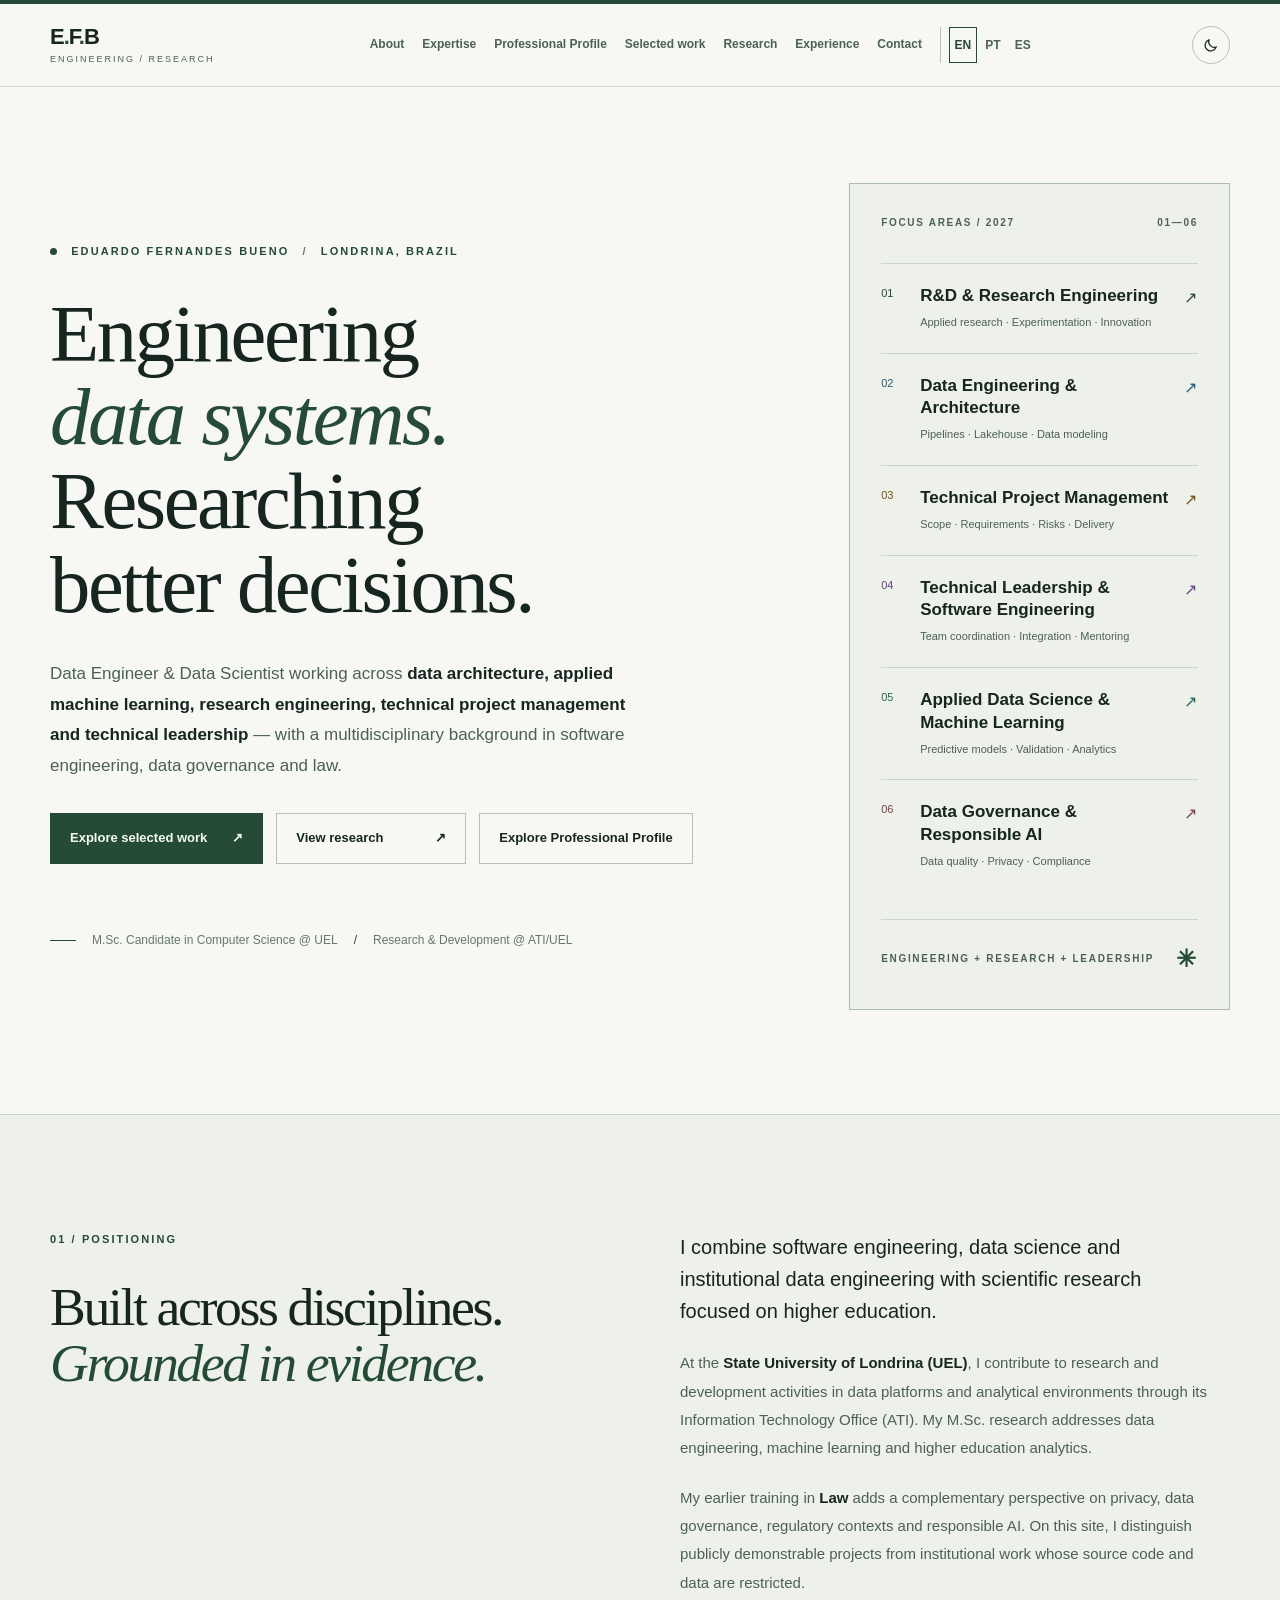
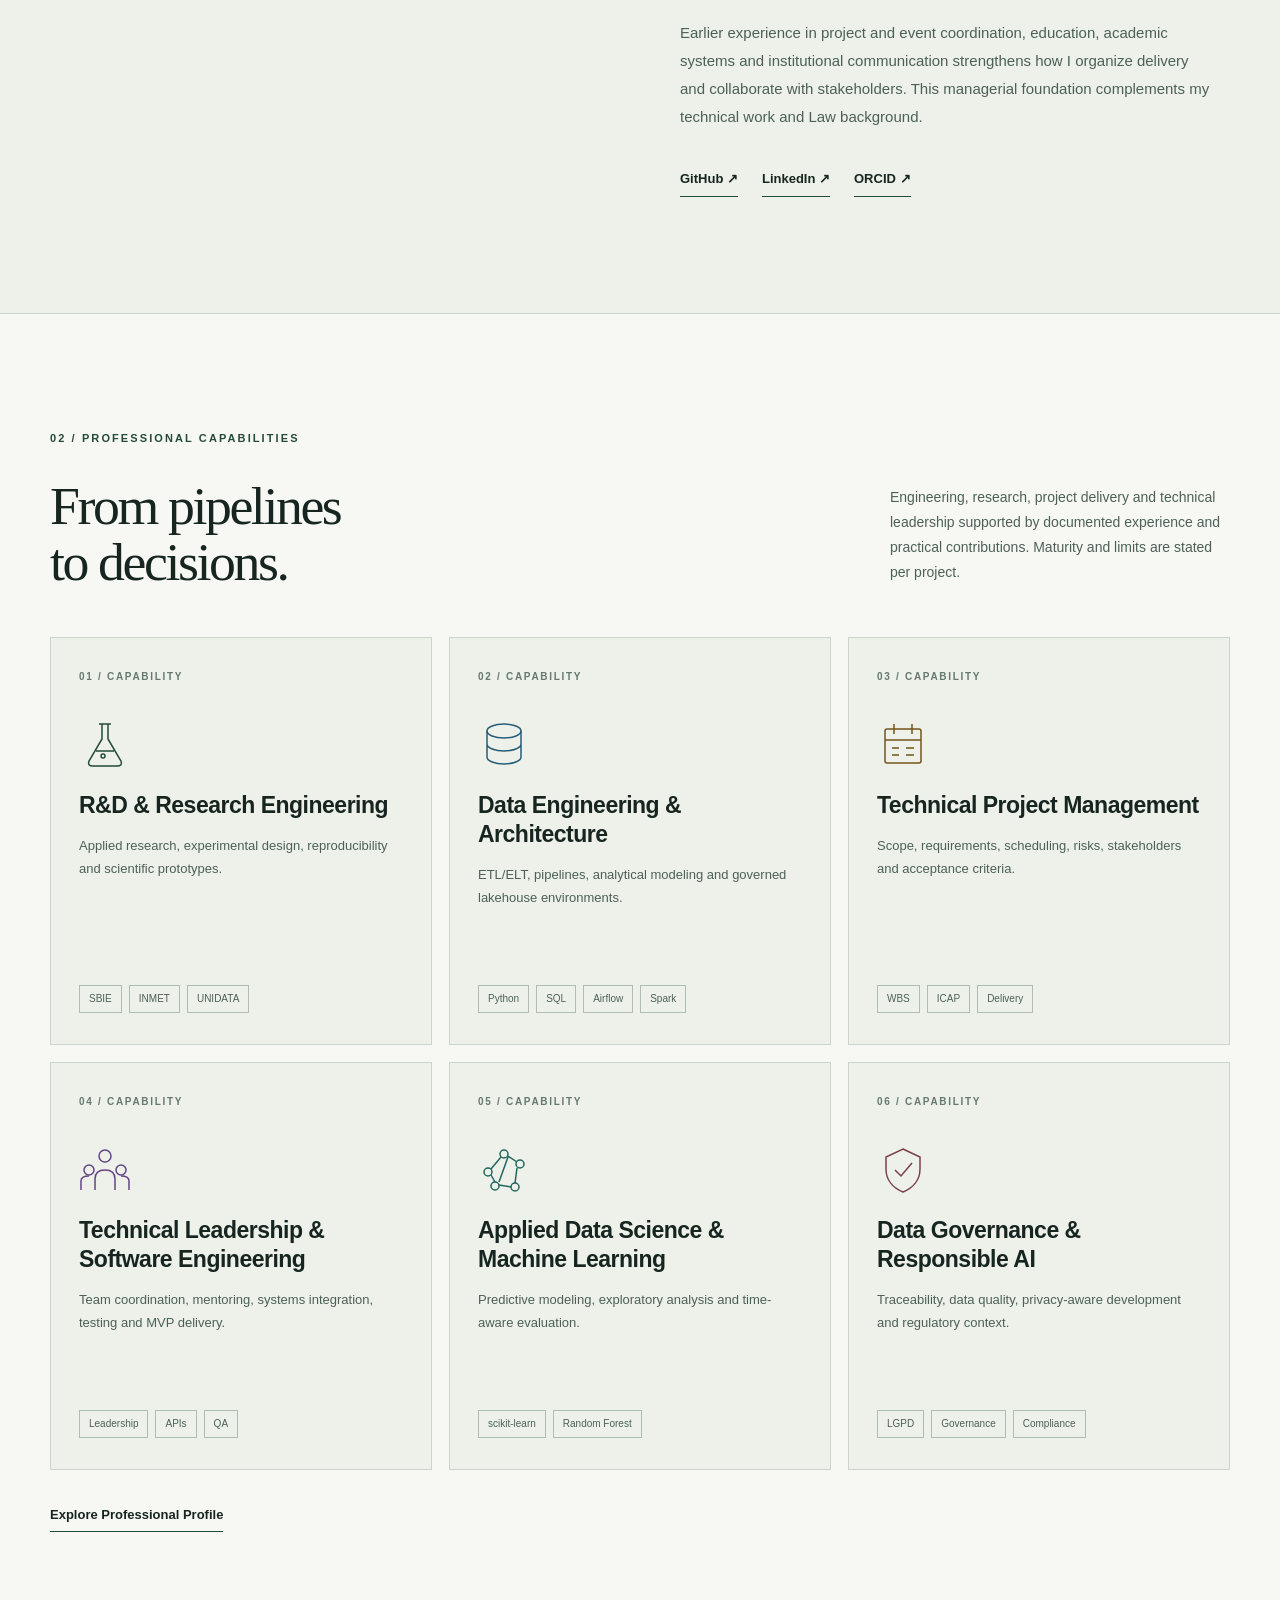
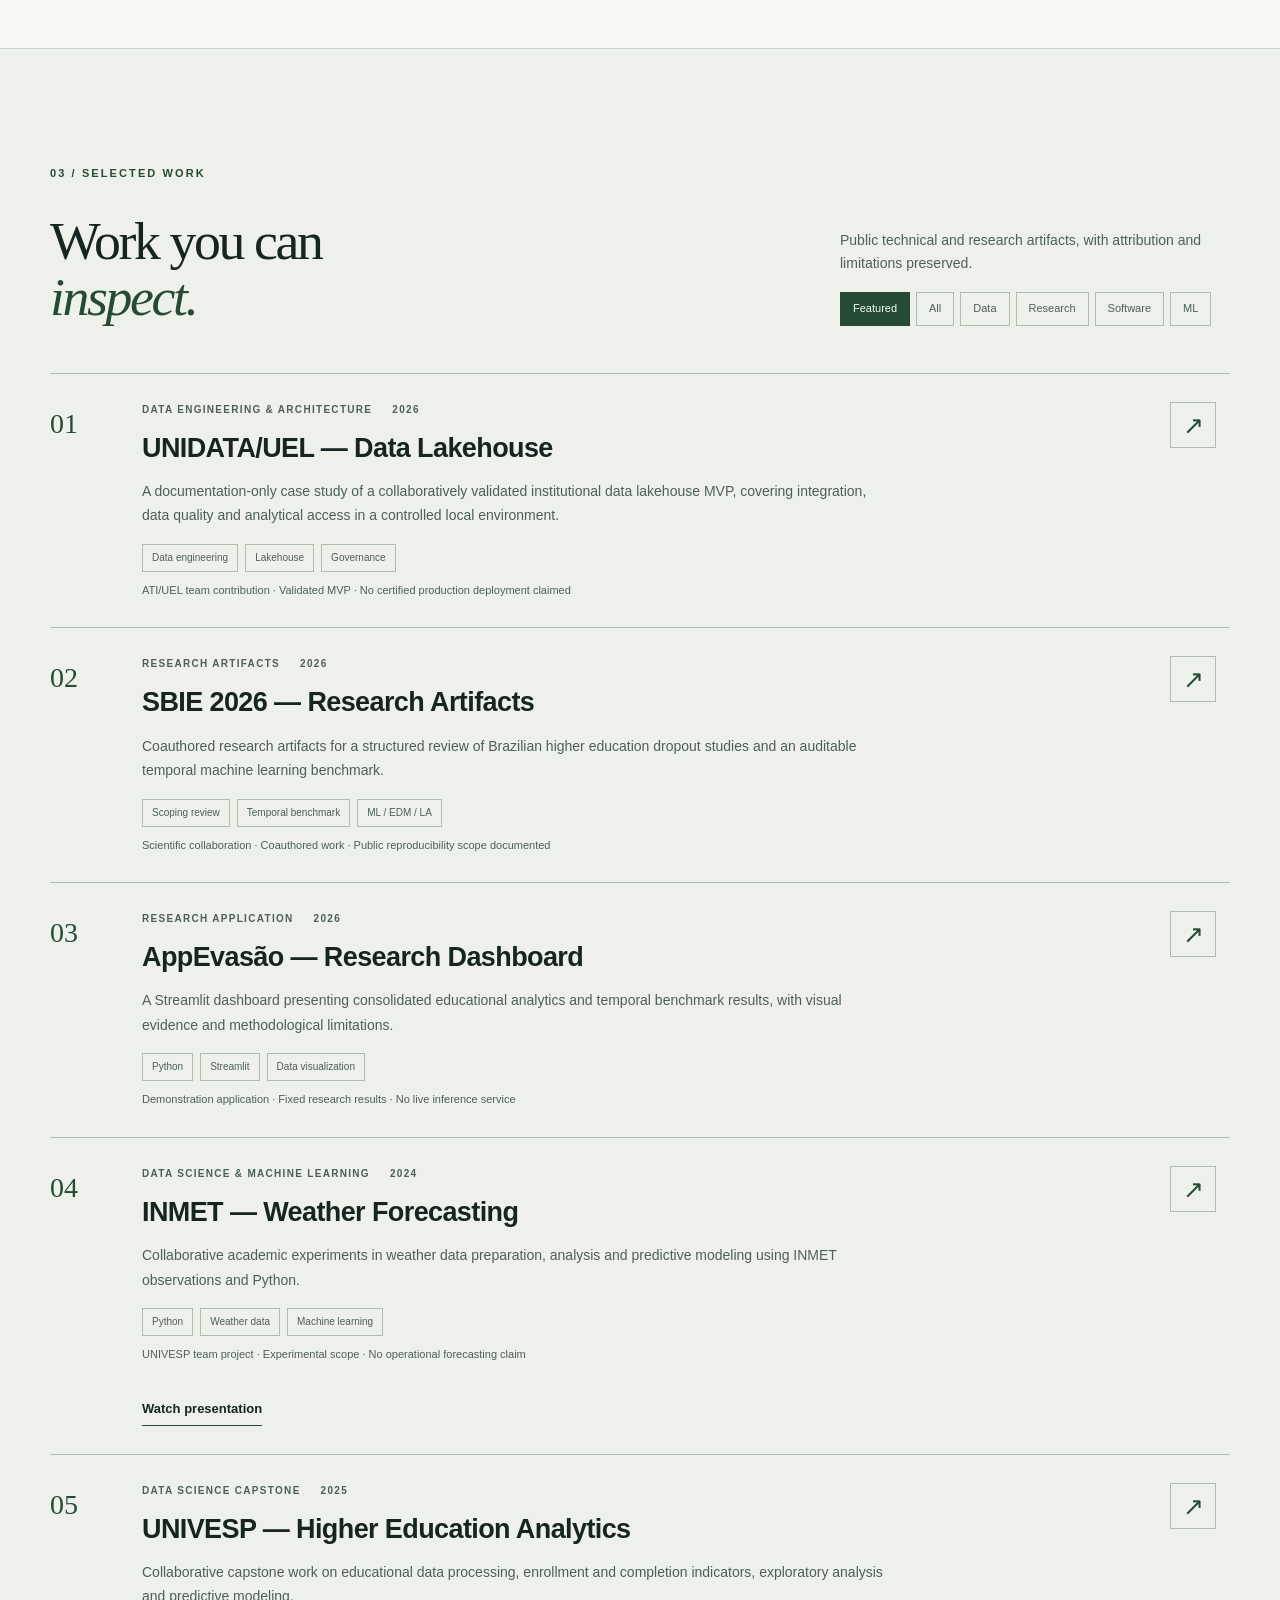
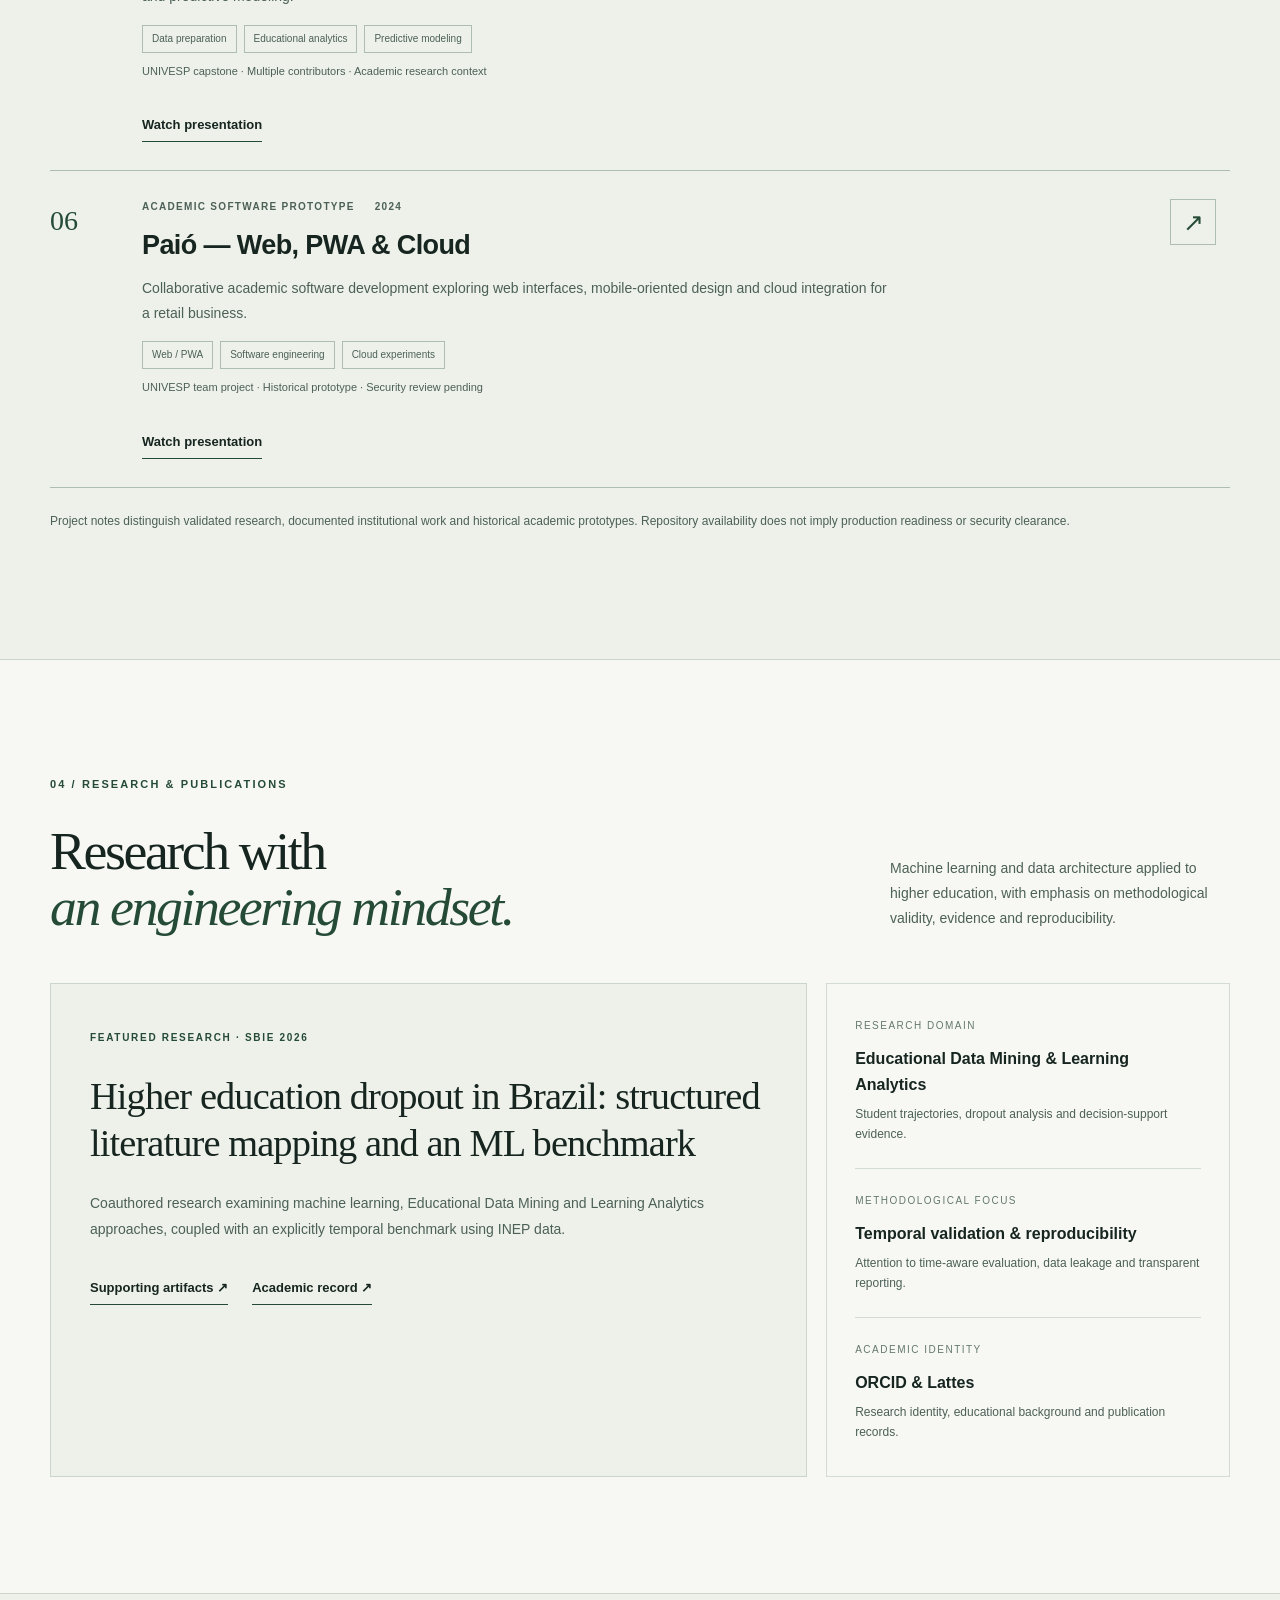
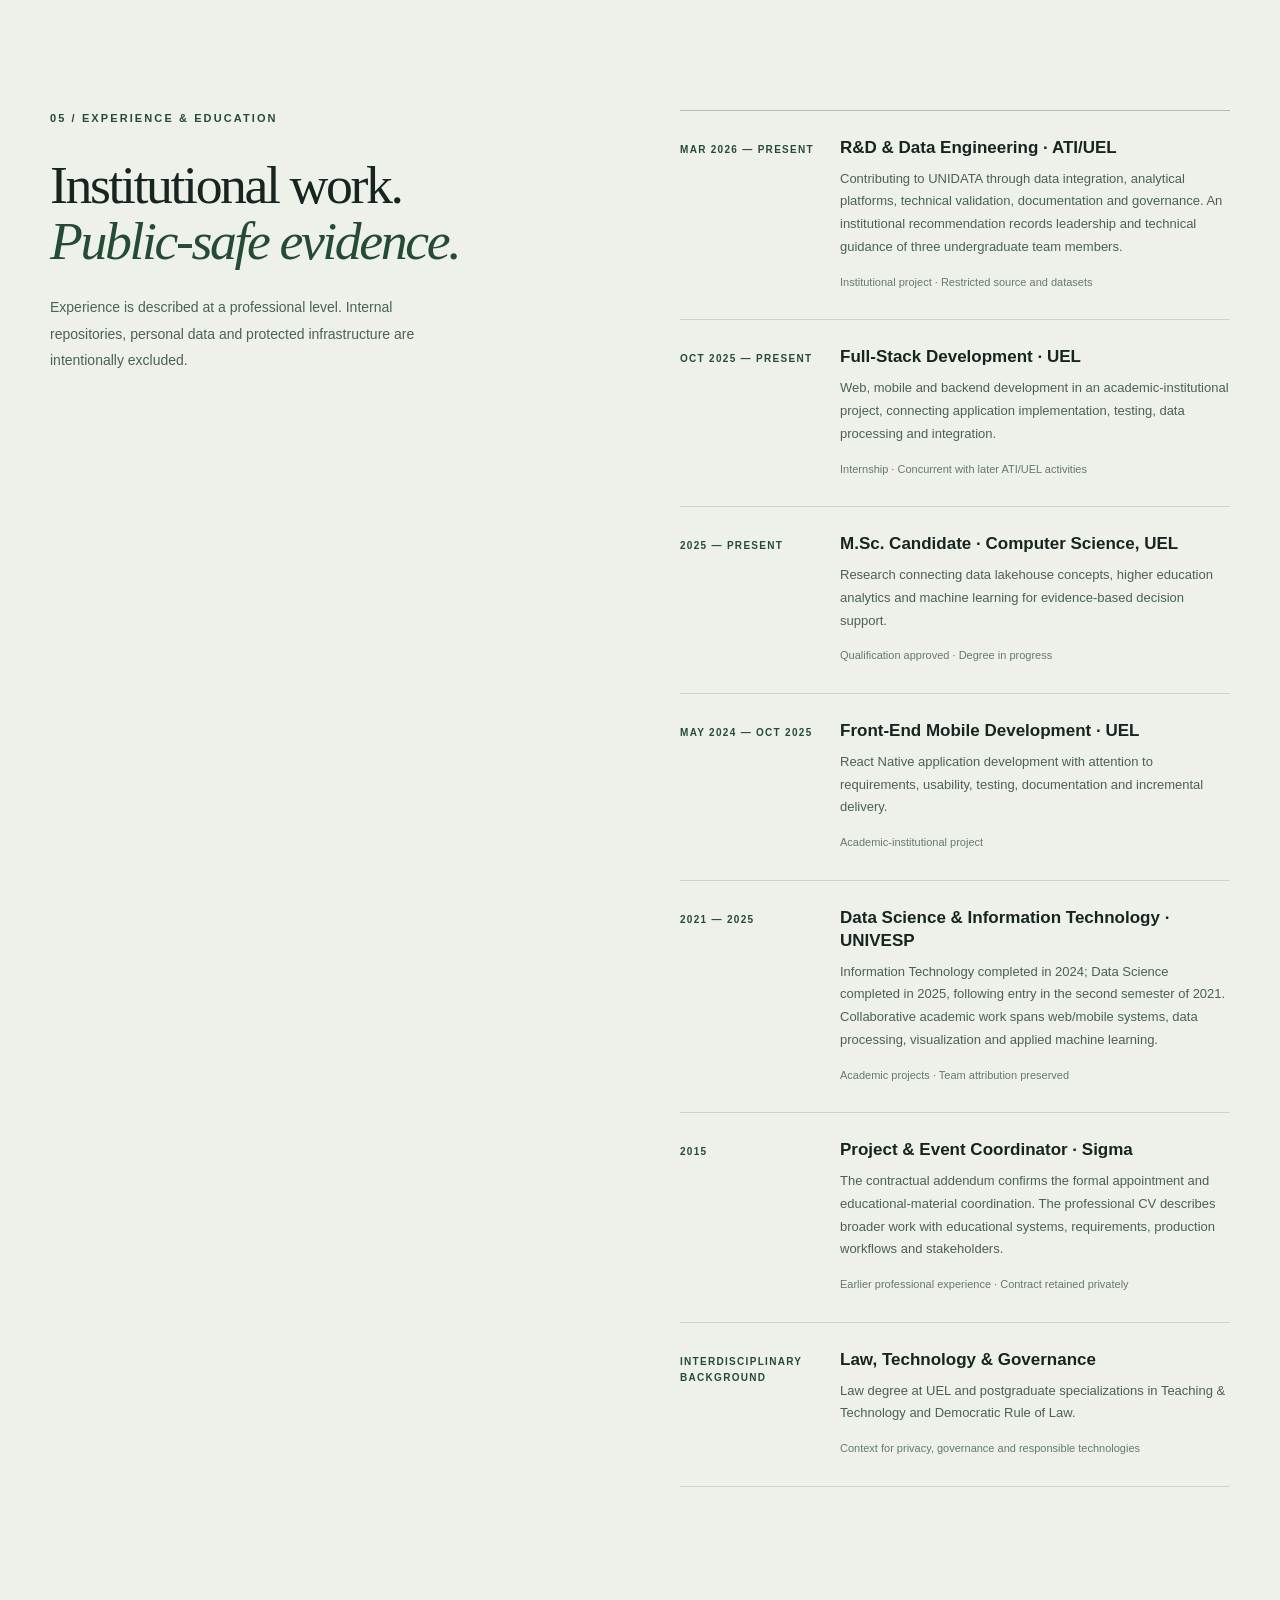
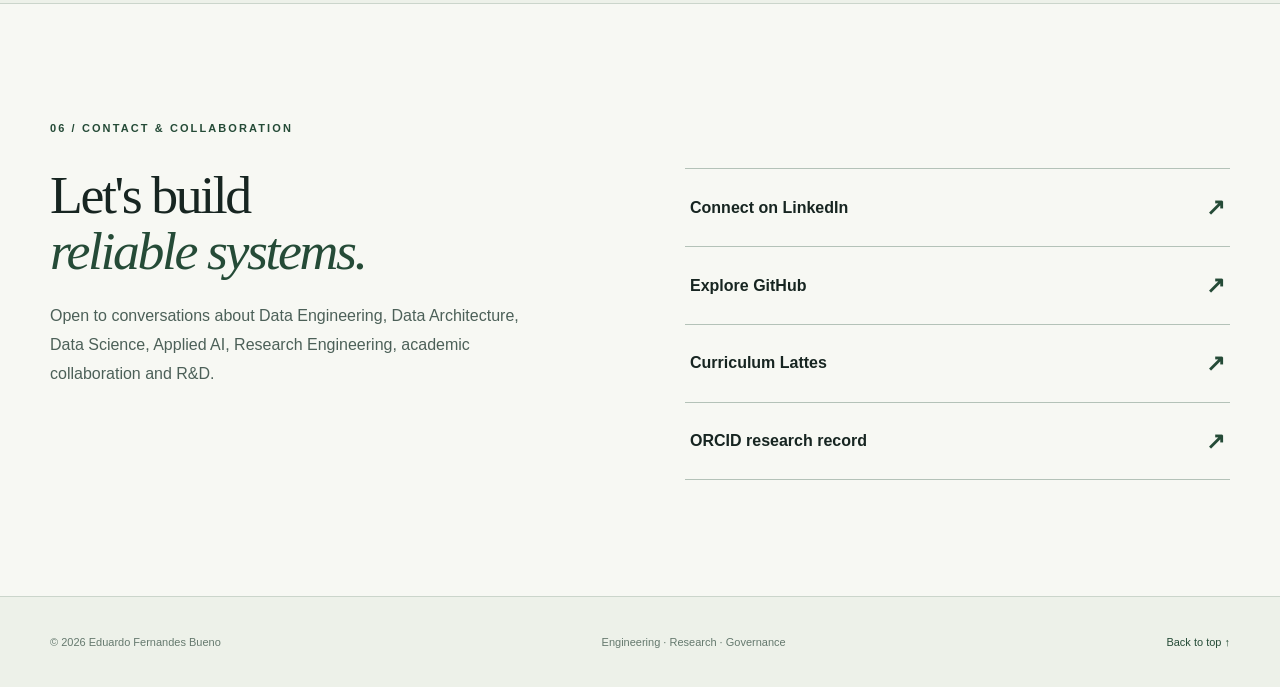
<file: index.html>
<!doctype html>
<html lang="en" data-theme="dark">
<head>
  <meta charset="utf-8">
  <meta name="viewport" content="width=device-width, initial-scale=1">
  <meta name="color-scheme" content="dark light">
  <meta name="description" content="Data Engineer and Data Scientist. Data architecture, applied AI, research engineering, technical project management, leadership and governance. M.Sc. candidate at UEL.">
  <meta name="author" content="Eduardo Fernandes Bueno">
  <meta name="robots" content="index, follow">
  <link rel="canonical" href="https://eduardofernandesbueno.github.io/">
  <link rel="alternate" hreflang="en" href="https://eduardofernandesbueno.github.io/">
  <link rel="alternate" hreflang="pt-BR" href="https://eduardofernandesbueno.github.io/pt/">
  <link rel="alternate" hreflang="es" href="https://eduardofernandesbueno.github.io/es/">
  <link rel="alternate" hreflang="x-default" href="https://eduardofernandesbueno.github.io/">
  <meta property="og:locale" content="en_US">
  <meta property="og:locale:alternate" content="pt_BR">
  <meta property="og:locale:alternate" content="es_ES">
  <meta property="og:type" content="website">
  <meta property="og:site_name" content="Eduardo Fernandes Bueno · Engineering & Research">
  <meta property="og:title" content="Eduardo Fernandes Bueno | Data Engineering, AI, Research &amp; Technical Leadership">
  <meta property="og:description" content="Data Engineer and Data Scientist. Data architecture, applied AI, research engineering, technical project management, leadership and governance. M.Sc. candidate at UEL.">
  <meta property="og:url" content="https://eduardofernandesbueno.github.io/">
  <meta name="twitter:card" content="summary">
  <meta name="theme-color" content="#0d171a">
  <link rel="icon" href="/assets/favicon.svg" type="image/svg+xml">
  <link rel="stylesheet" href="/styles.css">
  <link rel="stylesheet" href="/assets/profile/profile.css">
  <title>Eduardo Fernandes Bueno | Data Engineering, AI, Research &amp; Technical Leadership</title>
  <script type="application/ld+json">
{
  "@context": "https://schema.org",
  "@graph": [
    {
      "@type": "Person",
      "name": "Eduardo Fernandes Bueno",
      "alternateName": "Eduardo F. Bueno",
      "url": "https://eduardofernandesbueno.github.io/",
      "description": "Data Engineer and Data Scientist. Data architecture, applied AI, research engineering, technical project management, leadership and governance. M.Sc. candidate at UEL.",
      "affiliation": {
        "@type": "CollegeOrUniversity",
        "name": "State University of Londrina",
        "alternateName": "UEL",
        "url": "https://www.uel.br/"
      },
      "alumniOf": [
        {
          "@type": "CollegeOrUniversity",
          "name": "Virtual University of the State of São Paulo",
          "alternateName": "UNIVESP"
        },
        {
          "@type": "CollegeOrUniversity",
          "name": "State University of Londrina",
          "alternateName": "UEL"
        }
      ],
      "knowsAbout": [
        "Research Engineering",
        "Data Engineering",
        "Data Architecture",
        "Technical Project Management",
        "Technical Leadership",
        "Software Engineering",
        "Data Science",
        "Machine Learning",
        "Data Governance",
        "Responsible AI",
        "Educational Data Mining",
        "Learning Analytics"
      ],
      "sameAs": [
        "https://github.com/eduardofernandesbueno",
        "https://www.linkedin.com/in/eduardofernandesbueno/",
        "http://lattes.cnpq.br/8716619580595259",
        "https://orcid.org/0009-0000-8620-0211"
      ],
      "@id": "https://eduardofernandesbueno.github.io/#person"
    },
    {
      "@type": "WebPage",
      "@id": "https://eduardofernandesbueno.github.io/#webpage",
      "url": "https://eduardofernandesbueno.github.io/",
      "name": "Eduardo Fernandes Bueno | Data Engineering, AI, Research & Technical Leadership",
      "inLanguage": "en",
      "about": {
        "@id": "https://eduardofernandesbueno.github.io/#person"
      }
    }
  ]
}
  </script>
</head>
<body class="taxonomy-harmonized">
  <a class="skip-link" href="#main">Skip to content</a>
  <div class="top-rule" aria-hidden="true"></div>
  <header class="site-header profile-navigation">
    <div class="container header-inner">
      <a class="brand" href="#home" aria-label="Eduardo Fernandes Bueno — home"><span class="brand-mark" aria-hidden="true">E<span>.</span>F<span>.</span>B</span><span class="brand-caption">ENGINEERING / RESEARCH</span></a>
      <nav class="site-nav" id="site-nav" aria-label="Primary navigation">
        <a href="#about">About</a><a href="#expertise">Expertise</a><a class="profile-nav-link" href="/profile/">Professional Profile</a><a href="#work">Selected work</a><a href="#research">Research</a><a href="#experience">Experience</a><a href="#contact">Contact</a>
        <div class="language-switcher" role="group" aria-label="Language"><a href="/" lang="en" hreflang="en" data-language-link aria-label="English" aria-current="page">EN</a><a href="/pt/" lang="pt-BR" hreflang="pt-BR" data-language-link aria-label="Português brasileiro">PT</a><a href="/es/" lang="es" hreflang="es" data-language-link aria-label="Español">ES</a></div>
      </nav>
      <div class="header-actions">
        <button class="icon-button" id="theme-toggle" type="button" aria-label="Switch color theme" title="Toggle light/dark mode"><svg aria-hidden="true" viewBox="0 0 24 24" fill="none" stroke="currentColor" stroke-width="1.7"><path d="M20 14.1A8 8 0 0 1 9.9 4 8 8 0 1 0 20 14.1Z"/></svg></button>
        <button class="icon-button mobile-menu" id="menu-toggle" type="button" aria-controls="site-nav" aria-expanded="false" aria-label="Open navigation"><svg aria-hidden="true" viewBox="0 0 24 24" fill="none" stroke="currentColor" stroke-width="1.8"><path d="M4 7h16M4 12h16M4 17h16"/></svg></button>
      </div>
    </div>
  </header>

  <main id="main">
    <section id="home" class="hero container" aria-labelledby="hero-title">
      <div class="hero-main">
        <p class="eyebrow"><span class="status-dot" aria-hidden="true"></span> EDUARDO FERNANDES BUENO <span class="divider-dot">/</span> LONDRINA, BRAZIL</p>
        <h1 id="hero-title">Engineering<br><em>data systems.</em><br>Researching<br>better decisions.</h1>
        <p class="hero-description">Data Engineer &amp; Data Scientist working across <strong>data architecture, applied machine learning, research engineering, technical project management and technical leadership</strong> — with a multidisciplinary background in software engineering, data governance and law.</p>
        <div class="hero-actions"><a class="button button-primary" href="#work">Explore selected work <span aria-hidden="true">↗</span></a><a class="button button-secondary" href="#research">View research <span aria-hidden="true">↗</span></a><a class="button button-secondary" href="/profile/">Explore Professional Profile</a></div>
        <div class="hero-bottom"><span class="mini-rule" aria-hidden="true"></span><span>M.Sc. Candidate in Computer Science @ UEL</span><span class="slash">/</span><span>Research &amp; Development @ ATI/UEL</span></div>
      </div>
      <aside class="hero-panel" aria-label="Areas of focus">
        <div class="panel-top"><span>FOCUS AREAS / 2027</span><span aria-hidden="true">01—06</span></div>
        <div class="focus-list"><a class="focus-row pillar-research" href="/profile/#pillar-research"><span class="focus-number" aria-hidden="true">01</span><div><strong>R&amp;D &amp; Research Engineering</strong><small>Applied research · Experimentation · Innovation</small></div><span class="focus-arrow" aria-hidden="true">↗</span></a><a class="focus-row pillar-data" href="/profile/#pillar-data"><span class="focus-number" aria-hidden="true">02</span><div><strong>Data Engineering &amp; Architecture</strong><small>Pipelines · Lakehouse · Data modeling</small></div><span class="focus-arrow" aria-hidden="true">↗</span></a><a class="focus-row pillar-projects" href="/profile/#pillar-projects"><span class="focus-number" aria-hidden="true">03</span><div><strong>Technical Project Management</strong><small>Scope · Requirements · Risks · Delivery</small></div><span class="focus-arrow" aria-hidden="true">↗</span></a><a class="focus-row pillar-leadership" href="/profile/#pillar-leadership"><span class="focus-number" aria-hidden="true">04</span><div><strong>Technical Leadership &amp; Software Engineering</strong><small>Team coordination · Integration · Mentoring</small></div><span class="focus-arrow" aria-hidden="true">↗</span></a><a class="focus-row pillar-ml" href="/profile/#pillar-ml"><span class="focus-number" aria-hidden="true">05</span><div><strong>Applied Data Science &amp; Machine Learning</strong><small>Predictive models · Validation · Analytics</small></div><span class="focus-arrow" aria-hidden="true">↗</span></a><a class="focus-row pillar-governance" href="/profile/#pillar-governance"><span class="focus-number" aria-hidden="true">06</span><div><strong>Data Governance &amp; Responsible AI</strong><small>Data quality · Privacy · Compliance</small></div><span class="focus-arrow" aria-hidden="true">↗</span></a></div>
        <div class="panel-bottom"><span>ENGINEERING + RESEARCH + LEADERSHIP</span><span class="small-asterisk">✳</span></div>
      </aside>
    </section>

    <section id="about" class="section section-contrast">
      <div class="container about-grid">
        <div><p class="section-label">01 / POSITIONING</p><h2>Built across disciplines.<br><em>Grounded in evidence.</em></h2></div>
        <div class="body-column"><p class="lead">I combine software engineering, data science and institutional data engineering with scientific research focused on higher education.</p><p>At the <strong>State University of Londrina (UEL)</strong>, I contribute to research and development activities in data platforms and analytical environments through its Information Technology Office (ATI). My M.Sc. research addresses data engineering, machine learning and higher education analytics.</p><p>My earlier training in <strong>Law</strong> adds a complementary perspective on privacy, data governance, regulatory contexts and responsible AI. On this site, I distinguish publicly demonstrable projects from institutional work whose source code and data are restricted.</p><p>Earlier experience in project and event coordination, education, academic systems and institutional communication strengthens how I organize delivery and collaborate with stakeholders. This managerial foundation complements my technical work and Law background.</p><div class="inline-links"><a href="https://github.com/eduardofernandesbueno" target="_blank" rel="noopener noreferrer">GitHub ↗</a><a href="https://www.linkedin.com/in/eduardofernandesbueno/" target="_blank" rel="noopener noreferrer">LinkedIn ↗</a><a href="https://orcid.org/0009-0000-8620-0211" target="_blank" rel="noopener noreferrer">ORCID ↗</a></div></div>
      </div>
    </section>

    <section id="expertise" class="section container">
      <div class="section-heading"><div><p class="section-label">02 / PROFESSIONAL CAPABILITIES</p><h2>From pipelines<br>to decisions.</h2></div><p class="section-aside">Engineering, research, project delivery and technical leadership supported by documented experience and practical contributions. Maturity and limits are stated per project.</p></div>
      <div class="expertise-grid"><article class="expertise-card pillar-research"><span class="card-index">01 / CAPABILITY</span><div class="expertise-icon" aria-hidden="true"><svg viewBox="0 0 52 52" fill="none" stroke="currentColor" stroke-width="1.5"><path d="M20 5h12M23 5v15L10 42q-2 5 4 5h24q6 0 4-5L29 20V5M17 32h18"/><circle cx="24" cy="37" r="2"/></svg></div><h3>R&amp;D &amp; Research Engineering</h3><p>Applied research, experimental design, reproducibility and scientific prototypes.</p><div class="tags"><span>SBIE</span><span>INMET</span><span>UNIDATA</span></div></article><article class="expertise-card pillar-data"><span class="card-index">02 / CAPABILITY</span><div aria-hidden="true" class="expertise-icon"><svg fill="none" stroke="currentColor" stroke-width="1.5" viewbox="0 0 52 52"><ellipse cx="26" cy="12" rx="17" ry="7"></ellipse><path d="M9 12v13c0 4 8 7 17 7s17-3 17-7V12M9 25v13c0 4 8 7 17 7s17-3 17-7V25"></path></svg></div><h3>Data Engineering &amp; Architecture</h3><p>ETL/ELT, pipelines, analytical modeling and governed lakehouse environments.</p><div class="tags"><span>Python</span><span>SQL</span><span>Airflow</span><span>Spark</span></div></article><article class="expertise-card pillar-projects"><span class="card-index">03 / CAPABILITY</span><div class="expertise-icon" aria-hidden="true"><svg viewBox="0 0 52 52" fill="none" stroke="currentColor" stroke-width="1.5"><rect x="8" y="10" width="36" height="34" rx="2"/><path d="M17 5v10M35 5v10M8 21h36M15 29h7M29 29h8M15 36h7M29 36h8"/></svg></div><h3>Technical Project Management</h3><p>Scope, requirements, scheduling, risks, stakeholders and acceptance criteria.</p><div class="tags"><span>WBS</span><span>ICAP</span><span>Delivery</span></div></article><article class="expertise-card pillar-leadership"><span class="card-index">04 / CAPABILITY</span><div class="expertise-icon" aria-hidden="true"><svg viewBox="0 0 52 52" fill="none" stroke="currentColor" stroke-width="1.5"><circle cx="26" cy="12" r="6"/><circle cx="10" cy="26" r="5"/><circle cx="42" cy="26" r="5"/><path d="M16 46V35q0-9 10-9t10 9v11M2 46V37q0-5 8-5M50 46V37q0-5-8-5"/></svg></div><h3>Technical Leadership &amp; Software Engineering</h3><p>Team coordination, mentoring, systems integration, testing and MVP delivery.</p><div class="tags"><span>Leadership</span><span>APIs</span><span>QA</span></div></article><article class="expertise-card pillar-ml"><span class="card-index">05 / CAPABILITY</span><div aria-hidden="true" class="expertise-icon"><svg fill="none" stroke="currentColor" stroke-width="1.5" viewbox="0 0 52 52"><circle cx="10" cy="28" r="4"></circle><circle cx="26" cy="10" r="4"></circle><circle cx="42" cy="20" r="4"></circle><circle cx="37" cy="43" r="4"></circle><circle cx="17" cy="42" r="4"></circle><path d="m13 25 10-12m7-1 9 6m0 6-2 15M21 41l12 2M13 31l4 7m13-25-9 25"></path></svg></div><h3>Applied Data Science &amp; Machine Learning</h3><p>Predictive modeling, exploratory analysis and time-aware evaluation.</p><div class="tags"><span>scikit-learn</span><span>Random Forest</span></div></article><article class="expertise-card pillar-governance"><span class="card-index">06 / CAPABILITY</span><div aria-hidden="true" class="expertise-icon"><svg fill="none" stroke="currentColor" stroke-width="1.5" viewbox="0 0 52 52"><path d="m26 5 17 8v12c0 11-7 19-17 23C16 44 9 36 9 25V13L26 5Z"></path><path d="m18 26 6 6 11-13"></path></svg></div><h3>Data Governance &amp; Responsible AI</h3><p>Traceability, data quality, privacy-aware development and regulatory context.</p><div class="tags"><span>LGPD</span><span>Governance</span><span>Compliance</span></div></article></div>
      <div class="inline-links profile-home-cta"><a href="/profile/">Explore Professional Profile</a></div>
    </section>

    <section id="work" class="section section-work">
      <div class="container">
        <div class="section-heading"><div><p class="section-label">03 / SELECTED WORK</p><h2>Work you can<br><em>inspect.</em></h2></div><div class="work-tools"><p>Public technical and research artifacts, with attribution and limitations preserved.</p><div class="filter-controls" role="group" aria-label="Filter selected work"><button type="button" class="filter active" data-filter="featured" aria-pressed="true">Featured</button><button type="button" class="filter" data-filter="all" aria-pressed="false">All</button><button type="button" class="filter" data-filter="data" aria-pressed="false">Data</button><button type="button" class="filter" data-filter="research" aria-pressed="false">Research</button><button type="button" class="filter" data-filter="software" aria-pressed="false">Software</button><button type="button" class="filter" data-filter="ml" aria-pressed="false">ML</button></div></div></div>
        <div class="projects" id="project-list">
          <article class="project" data-categories="data research">
            <div class="project-number" aria-hidden="true">01</div>
            <div class="project-content">
              <div class="project-meta"><span>DATA ENGINEERING &amp; ARCHITECTURE</span><span>2026</span></div>
              <h3>UNIDATA/UEL — Data Lakehouse</h3>
              <p>A documentation-only case study of a collaboratively validated institutional data lakehouse MVP, covering integration, data quality and analytical access in a controlled local environment.</p>
              <div class="project-tags"><span>Data engineering</span><span>Lakehouse</span><span>Governance</span></div>
              <div class="project-note">ATI/UEL team contribution · Validated MVP · No certified production deployment claimed</div>
            </div>
            <a class="project-link" href="https://github.com/eduardofernandesbueno/unidata-uel-data-lakehouse-2026" target="_blank" rel="noopener noreferrer" aria-label="Open UNIDATA/UEL — Data Lakehouse repository (opens in a new tab)"><span aria-hidden="true">↗</span></a>
          </article>
          <article class="project" data-categories="research ml">
            <div class="project-number" aria-hidden="true">02</div>
            <div class="project-content">
              <div class="project-meta"><span>RESEARCH ARTIFACTS</span><span>2026</span></div>
              <h3>SBIE 2026 — Research Artifacts</h3>
              <p>Coauthored research artifacts for a structured review of Brazilian higher education dropout studies and an auditable temporal machine learning benchmark.</p>
              <div class="project-tags"><span>Scoping review</span><span>Temporal benchmark</span><span>ML / EDM / LA</span></div>
              <div class="project-note">Scientific collaboration · Coauthored work · Public reproducibility scope documented</div>
            </div>
            <a class="project-link" href="https://github.com/eduardofernandesbueno/sbie2026-evasao-ensino-superior-artefatos" target="_blank" rel="noopener noreferrer" aria-label="Open SBIE 2026 — Research Artifacts repository (opens in a new tab)"><span aria-hidden="true">↗</span></a>
          </article>
          <article class="project" data-categories="research software ml">
            <div class="project-number" aria-hidden="true">03</div>
            <div class="project-content">
              <div class="project-meta"><span>RESEARCH APPLICATION</span><span>2026</span></div>
              <h3>AppEvasão — Research Dashboard</h3>
              <p>A Streamlit dashboard presenting consolidated educational analytics and temporal benchmark results, with visual evidence and methodological limitations.</p>
              <div class="project-tags"><span>Python</span><span>Streamlit</span><span>Data visualization</span></div>
              <div class="project-note">Demonstration application · Fixed research results · No live inference service</div>
            </div>
            <a class="project-link" href="https://github.com/eduardofernandesbueno/appevasao-sbie-deploy" target="_blank" rel="noopener noreferrer" aria-label="Open AppEvasão — Research Dashboard repository (opens in a new tab)"><span aria-hidden="true">↗</span></a>
          </article>
          <article class="project" data-categories="data ml">
            <div class="project-number" aria-hidden="true">04</div>
            <div class="project-content">
              <div class="project-meta"><span>DATA SCIENCE &amp; MACHINE LEARNING</span><span>2024</span></div>
              <h3>INMET — Weather Forecasting</h3>
              <p>Collaborative academic experiments in weather data preparation, analysis and predictive modeling using INMET observations and Python.</p>
              <div class="project-tags"><span>Python</span><span>Weather data</span><span>Machine learning</span></div>
              <div class="project-note">UNIVESP team project · Experimental scope · No operational forecasting claim</div><div class="inline-links video-evidence"><a href="https://youtu.be/aR6N6lBKUOk" target="_blank" rel="noopener noreferrer" aria-label="Watch presentation of INMET academic project on YouTube (opens in a new tab)">Watch presentation</a></div>
            </div>
            <a class="project-link" href="https://github.com/eduardofernandesbueno/project-04-univesp-inmet-weather-forecasting-2024" target="_blank" rel="noopener noreferrer" aria-label="Open INMET — Weather Forecasting repository (opens in a new tab)"><span aria-hidden="true">↗</span></a>
          </article>
          <article class="project" data-categories="data ml">
            <div class="project-number" aria-hidden="true">05</div>
            <div class="project-content">
              <div class="project-meta"><span>DATA SCIENCE CAPSTONE</span><span>2025</span></div>
              <h3>UNIVESP — Higher Education Analytics</h3>
              <p>Collaborative capstone work on educational data processing, enrollment and completion indicators, exploratory analysis and predictive modeling.</p>
              <div class="project-tags"><span>Data preparation</span><span>Educational analytics</span><span>Predictive modeling</span></div>
              <div class="project-note">UNIVESP capstone · Multiple contributors · Academic research context</div><div class="inline-links video-evidence"><a href="https://youtu.be/R5JOzZOSf8U" target="_blank" rel="noopener noreferrer" aria-label="Watch presentation of UNIVESP Data Science capstone · 2025 on YouTube (opens in a new tab)">Watch presentation</a></div>
            </div>
            <a class="project-link" href="https://github.com/eduardofernandesbueno/univesp-higher-education-dropout-2025" target="_blank" rel="noopener noreferrer" aria-label="Open UNIVESP — Higher Education Analytics repository (opens in a new tab)"><span aria-hidden="true">↗</span></a>
          </article>
          <article class="project" data-categories="software">
            <div class="project-number" aria-hidden="true">06</div>
            <div class="project-content">
              <div class="project-meta"><span>ACADEMIC SOFTWARE PROTOTYPE</span><span>2024</span></div>
              <h3>Paió — Web, PWA &amp; Cloud</h3>
              <p>Collaborative academic software development exploring web interfaces, mobile-oriented design and cloud integration for a retail business.</p>
              <div class="project-tags"><span>Web / PWA</span><span>Software engineering</span><span>Cloud experiments</span></div>
              <div class="project-note">UNIVESP team project · Historical prototype · Security review pending</div><div class="inline-links video-evidence"><a href="https://youtu.be/LHl9hPPkEwA" target="_blank" rel="noopener noreferrer" aria-label="Watch presentation of Paió · Integrated Project III on YouTube (opens in a new tab)">Watch presentation</a></div>
            </div>
            <a class="project-link" href="https://github.com/eduardofernandesbueno/project-03-univesp-paio-pwa-cloud-app-2024" target="_blank" rel="noopener noreferrer" aria-label="Open Paió — Web, PWA &amp; Cloud repository (opens in a new tab)"><span aria-hidden="true">↗</span></a>
          </article>
          <article class="project" data-categories="data research software ml" data-secondary hidden>
            <div class="project-number" aria-hidden="true">07</div>
            <div class="project-content">
              <div class="project-meta"><span>EDUCATIONAL MACHINE LEARNING</span><span>2025</span></div>
              <h3>Higher Education Dropout — Streamlit &amp; INEP/MEC</h3>
              <p>Exploratory Machine Learning application developed during UEL master&#x27;s coursework, combining Python, Streamlit, Pandas and scikit-learn for educational data analysis and interactive model experimentation using INEP/MEC data.</p>
              <div class="project-tags"><span>Python</span><span>Streamlit</span><span>scikit-learn</span></div>
              <div class="project-note">Academic experimental prototype · Model evaluation limitations documented</div><div class="inline-links video-evidence"><a href="https://youtu.be/J4HJlpyYT8M" target="_blank" rel="noopener noreferrer" aria-label="Watch demonstration of 2025 UEL Streamlit ML prototype on YouTube (opens in a new tab)">Watch demonstration</a></div>
            </div>
            <a class="project-link" href="https://github.com/eduardofernandesbueno/streamlit-evasao-inep-2025" target="_blank" rel="noopener noreferrer" aria-label="Open Higher Education Dropout — Streamlit &amp; INEP/MEC repository (opens in a new tab)"><span aria-hidden="true">↗</span></a>
          </article>
          <article class="project" data-categories="data ml" data-secondary hidden>
            <div class="project-number" aria-hidden="true">08</div>
            <div class="project-content">
              <div class="project-meta"><span>EXPLORATORY DATA SCIENCE</span><span>2025</span></div>
              <h3>Higher Education — ML Experiments</h3>
              <p>Experimental extension of the UNIVESP Data Science capstone, exploring Python, Jupyter Notebook workflows, data organization, preprocessing and educational Machine Learning methods.</p>
              <div class="project-tags"><span>Python</span><span>Jupyter</span><span>Data preprocessing</span></div>
              <div class="project-note">Exploratory academic work · Not presented as a complete validated production pipeline</div>
            </div>
            <a class="project-link" href="https://github.com/eduardofernandesbueno/higher-education-ml-experiments-2025" target="_blank" rel="noopener noreferrer" aria-label="Open Higher Education — ML Experiments repository (opens in a new tab)"><span aria-hidden="true">↗</span></a>
          </article>
          <article class="project" data-categories="research software data" data-secondary hidden>
            <div class="project-number" aria-hidden="true">09</div>
            <div class="project-content">
              <div class="project-meta"><span>HUMAN–COMPUTER INTERACTION</span><span>2025</span></div>
              <h3>Educational Analytics — HCI &amp; Accessibility</h3>
              <p>Collaborative UEL master&#x27;s coursework investigating usability, accessibility and educational dashboard interaction through Nielsen&#x27;s heuristics, WCAG 2.2 principles and exploratory interface improvements.</p>
              <div class="project-tags"><span>HCI</span><span>WCAG 2.2</span><span>Accessibility</span></div>
              <div class="project-note">Collaborative academic coursework · Exploratory evaluation, not certified accessibility compliance</div>
            </div>
            <a class="project-link" href="https://github.com/eduardofernandesbueno/uel-hci-educational-dashboard-2025" target="_blank" rel="noopener noreferrer" aria-label="Open Educational Analytics — HCI &amp; Accessibility repository (opens in a new tab)"><span aria-hidden="true">↗</span></a>
          </article>
          <article class="project" data-categories="software data" data-secondary hidden>
            <div class="project-number" aria-hidden="true">10</div>
            <div class="project-content">
              <div class="project-meta"><span>FULL-STACK WEB &amp; CLOUD</span><span>2023</span></div>
              <h3>Paió — Full-Stack Web &amp; Cloud Integration</h3>
              <p>Collaborative UNIVESP project extending a customer management web application through HTML5, CSS3, Bootstrap, JavaScript, PHP, MySQL, Microsoft Azure integration and exploratory accessibility evaluation.</p>
              <div class="project-tags"><span>PHP</span><span>MySQL</span><span>Microsoft Azure</span></div>
              <div class="project-note">Collaborative academic software · Historical prototype and cloud integration experiments</div><div class="inline-links video-evidence"><a href="https://youtu.be/U-pEDKSwSPA" target="_blank" rel="noopener noreferrer" aria-label="Watch presentation of Paió · Integrated Project II on YouTube (opens in a new tab)">Watch presentation</a></div>
            </div>
            <a class="project-link" href="https://github.com/eduardofernandesbueno/project-02-univesp-paio-web-cloud-2023" target="_blank" rel="noopener noreferrer" aria-label="Open Paió — Full-Stack Web &amp; Cloud Integration repository (opens in a new tab)"><span aria-hidden="true">↗</span></a>
          </article>
          <article class="project" data-categories="software data" data-secondary hidden>
            <div class="project-number" aria-hidden="true">11</div>
            <div class="project-content">
              <div class="project-meta"><span>FULL-STACK WEB DEVELOPMENT</span><span>2023</span></div>
              <h3>Paió — Customer Management Web Application</h3>
              <p>Initial collaborative UNIVESP web application prototype supporting customer registration and relational data persistence using HTML5, CSS3, Bootstrap, PHP, SQL and MySQL.</p>
              <div class="project-tags"><span>PHP</span><span>MySQL</span><span>Bootstrap</span></div>
              <div class="project-note">Collaborative academic prototype · Local database integration and historical implementation</div><div class="inline-links video-evidence"><a href="https://youtu.be/wp8_hPguMc8" target="_blank" rel="noopener noreferrer" aria-label="Watch presentation of Paió · Integrated Project I on YouTube (opens in a new tab)">Watch presentation</a></div>
            </div>
            <a class="project-link" href="https://github.com/eduardofernandesbueno/project-01-univesp-paio-customer-management-2023" target="_blank" rel="noopener noreferrer" aria-label="Open Paió — Customer Management Web Application repository (opens in a new tab)"><span aria-hidden="true">↗</span></a>
          </article>
        </div>
        <p class="work-footnote">Project notes distinguish validated research, documented institutional work and historical academic prototypes. Repository availability does not imply production readiness or security clearance.</p>
      </div>

    </section>

    <section id="research" class="section container">
      <div class="section-heading"><div><p class="section-label">04 / RESEARCH & PUBLICATIONS</p><h2>Research with<br><em>an engineering mindset.</em></h2></div><p class="section-aside">Machine learning and data architecture applied to higher education, with emphasis on methodological validity, evidence and reproducibility.</p></div>
      <div class="research-layout"><div class="research-feature"><span class="research-tag">FEATURED RESEARCH · SBIE 2026</span><h3>Higher education dropout in Brazil: structured literature mapping and an ML benchmark</h3><p>Coauthored research examining machine learning, Educational Data Mining and Learning Analytics approaches, coupled with an explicitly temporal benchmark using INEP data.</p><div class="research-actions"><a class="text-arrow" href="https://github.com/eduardofernandesbueno/sbie2026-evasao-ensino-superior-artefatos" target="_blank" rel="noopener noreferrer">Supporting artifacts <span aria-hidden="true">↗</span></a><a class="text-arrow" href="http://lattes.cnpq.br/8716619580595259" target="_blank" rel="noopener noreferrer">Academic record <span aria-hidden="true">↗</span></a></div></div><div class="research-side"><div class="side-item"><span>RESEARCH DOMAIN</span><strong>Educational Data Mining &amp; Learning Analytics</strong><p>Student trajectories, dropout analysis and decision-support evidence.</p></div><div class="side-item"><span>METHODOLOGICAL FOCUS</span><strong>Temporal validation &amp; reproducibility</strong><p>Attention to time-aware evaluation, data leakage and transparent reporting.</p></div><div class="side-item"><span>ACADEMIC IDENTITY</span><strong>ORCID &amp; Lattes</strong><p>Research identity, educational background and publication records.</p></div></div></div>
    </section>

    <section id="experience" class="section section-contrast"><div class="container experience-grid"><div><p class="section-label">05 / EXPERIENCE & EDUCATION</p><h2>Institutional work.<br><em>Public-safe evidence.</em></h2><p class="experience-intro">Experience is described at a professional level. Internal repositories, personal data and protected infrastructure are intentionally excluded.</p></div><div class="timeline"><article class="timeline-item"><span>MAR 2026 — PRESENT</span><div><h3>R&D & Data Engineering · ATI/UEL</h3><p>Contributing to UNIDATA through data integration, analytical platforms, technical validation, documentation and governance. An institutional recommendation records leadership and technical guidance of three undergraduate team members.</p><small>Institutional project · Restricted source and datasets</small></div></article><article class="timeline-item"><span>OCT 2025 — PRESENT</span><div><h3>Full-Stack Development · UEL</h3><p>Web, mobile and backend development in an academic-institutional project, connecting application implementation, testing, data processing and integration.</p><small>Internship · Concurrent with later ATI/UEL activities</small></div></article><article class="timeline-item"><span>2025 — PRESENT</span><div><h3>M.Sc. Candidate · Computer Science, UEL</h3><p>Research connecting data lakehouse concepts, higher education analytics and machine learning for evidence-based decision support.</p><small>Qualification approved · Degree in progress</small></div></article><article class="timeline-item"><span>MAY 2024 — OCT 2025</span><div><h3>Front-End Mobile Development · UEL</h3><p>React Native application development with attention to requirements, usability, testing, documentation and incremental delivery.</p><small>Academic-institutional project</small></div></article><article class="timeline-item"><span>2021 — 2025</span><div><h3>Data Science &amp; Information Technology · UNIVESP</h3><p>Information Technology completed in 2024; Data Science completed in 2025, following entry in the second semester of 2021. Collaborative academic work spans web/mobile systems, data processing, visualization and applied machine learning.</p><small>Academic projects · Team attribution preserved</small></div></article><article class="timeline-item"><span>2015</span><div><h3>Project &amp; Event Coordinator · Sigma</h3><p>The contractual addendum confirms the formal appointment and educational-material coordination. The professional CV describes broader work with educational systems, requirements, production workflows and stakeholders.</p><small>Earlier professional experience · Contract retained privately</small></div></article><article class="timeline-item"><span>INTERDISCIPLINARY BACKGROUND</span><div><h3>Law, Technology &amp; Governance</h3><p>Law degree at UEL and postgraduate specializations in Teaching &amp; Technology and Democratic Rule of Law.</p><small>Context for privacy, governance and responsible technologies</small></div></article></div></div></section>

    <section id="contact" class="section contact-section container"><p class="section-label">06 / CONTACT & COLLABORATION</p><div class="contact-grid"><div><h2>Let's build<br><em>reliable systems.</em></h2><p>Open to conversations about Data Engineering, Data Architecture, Data Science, Applied AI, Research Engineering, academic collaboration and R&amp;D.</p></div><div class="contact-links"><a href="https://www.linkedin.com/in/eduardofernandesbueno/" target="_blank" rel="noopener noreferrer"><span>Connect on LinkedIn</span><span aria-hidden="true">↗</span></a><a href="https://github.com/eduardofernandesbueno" target="_blank" rel="noopener noreferrer"><span>Explore GitHub</span><span aria-hidden="true">↗</span></a><a href="http://lattes.cnpq.br/8716619580595259" target="_blank" rel="noopener noreferrer"><span>Curriculum Lattes</span><span aria-hidden="true">↗</span></a><a href="https://orcid.org/0009-0000-8620-0211" target="_blank" rel="noopener noreferrer"><span>ORCID research record</span><span aria-hidden="true">↗</span></a></div></div></section>
  </main>
  <footer class="site-footer"><div class="container footer-inner"><span>© <span id="year">2026</span> Eduardo Fernandes Bueno</span><span>Engineering · Research · Governance</span><a href="#home">Back to top ↑</a></div></footer>
  <script src="/script.js" defer></script>
</body>
</html>
</file>
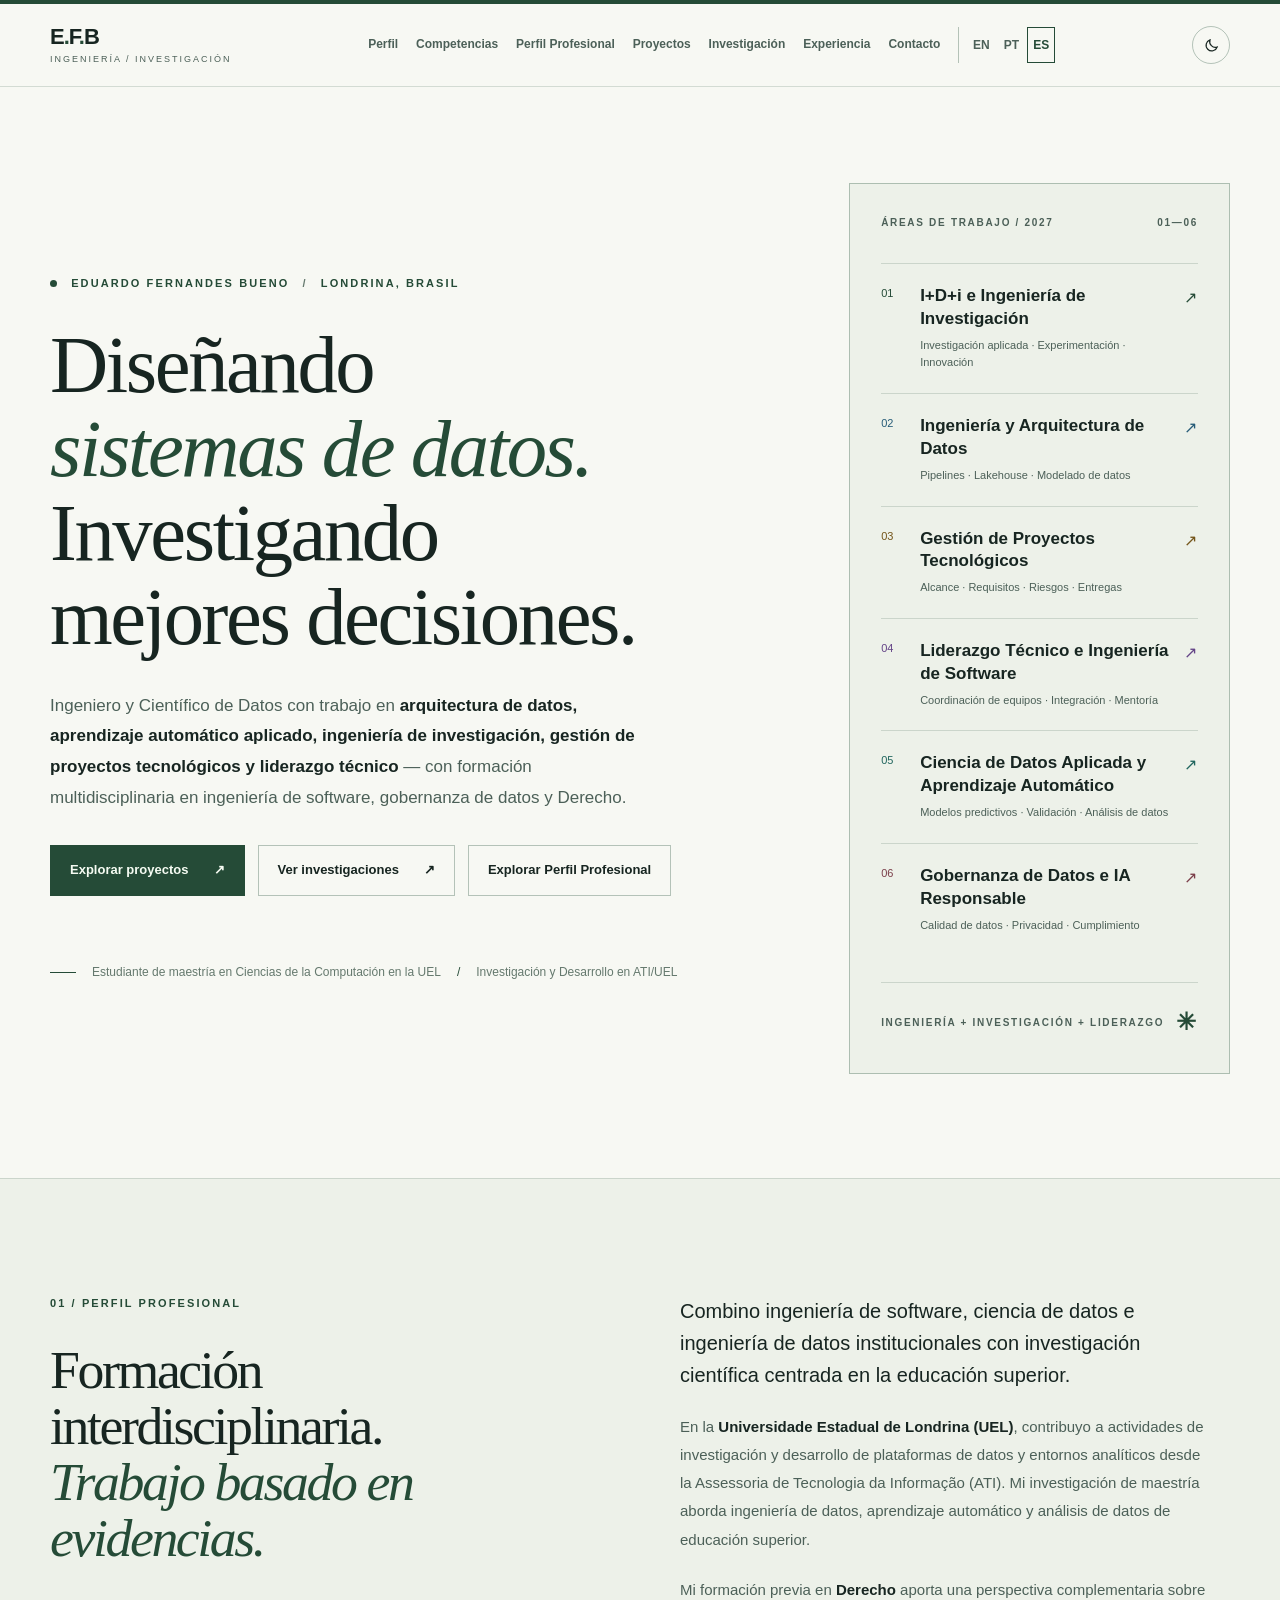
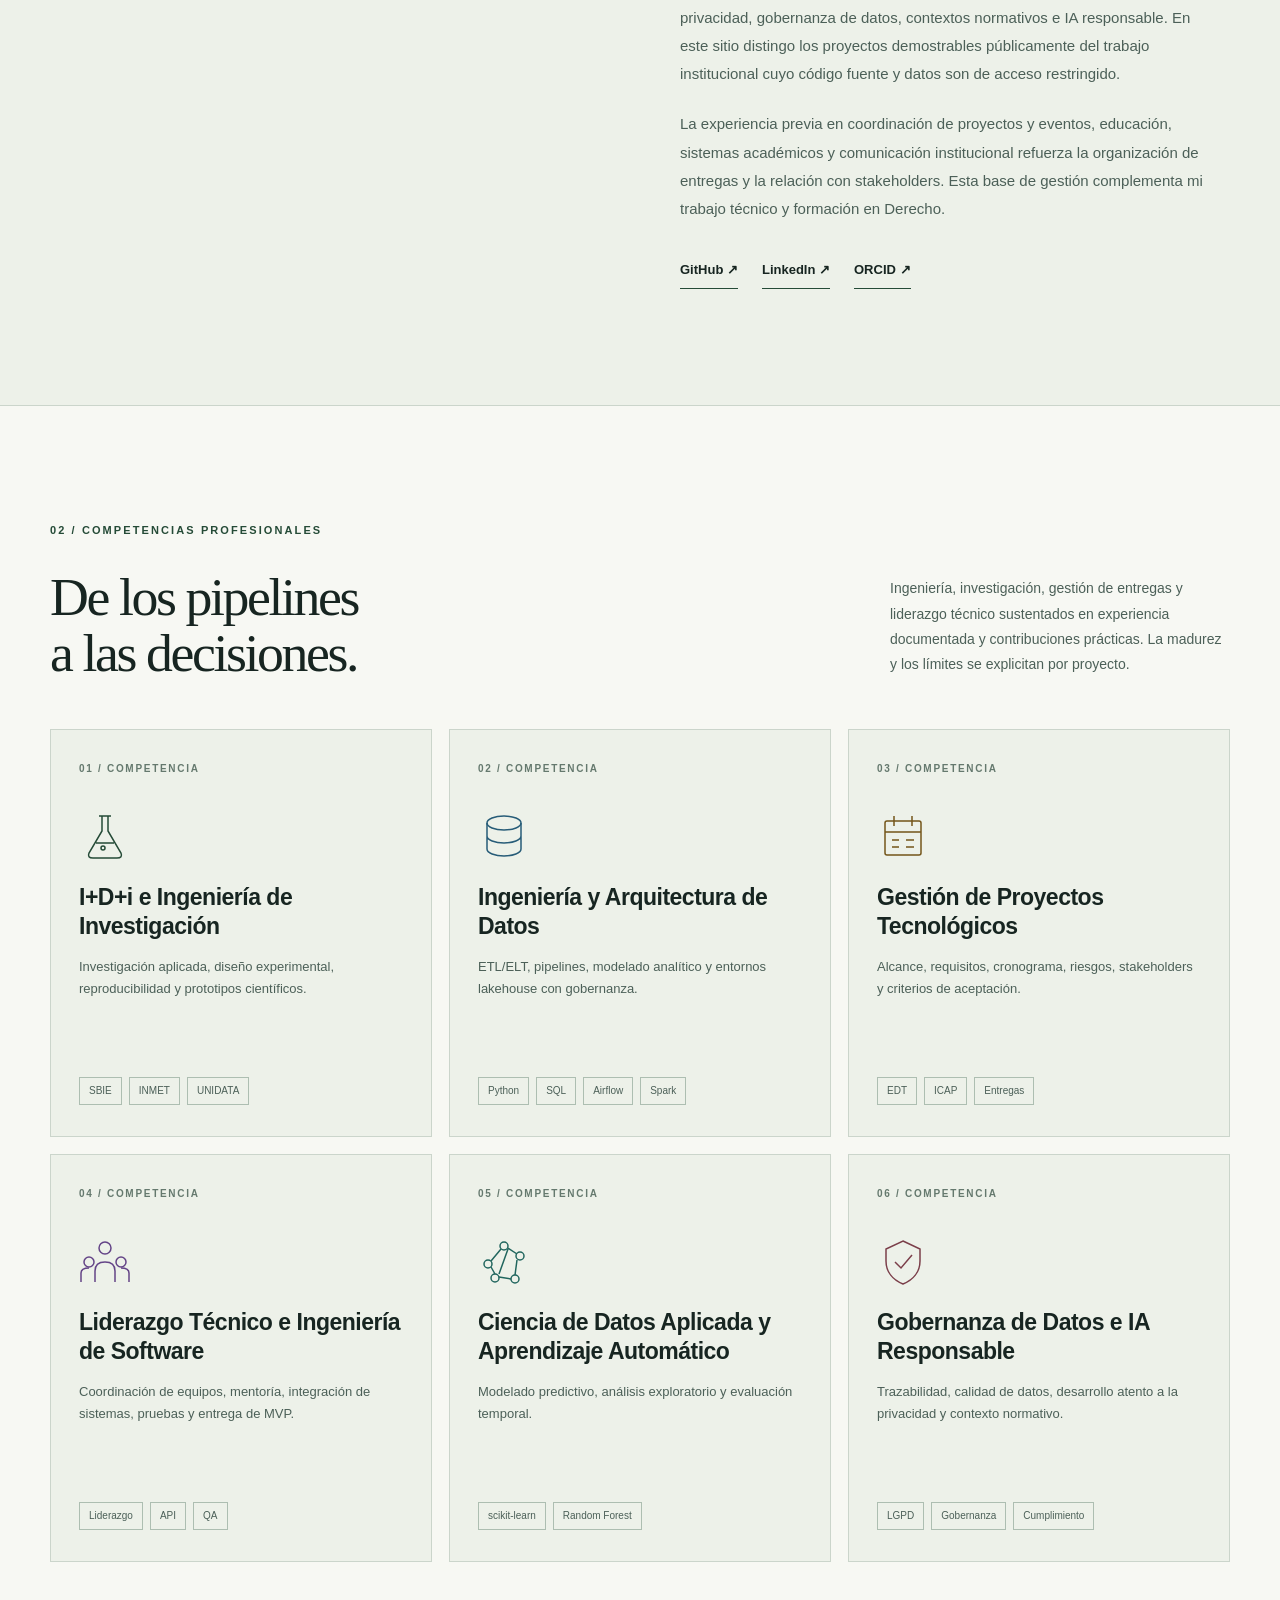
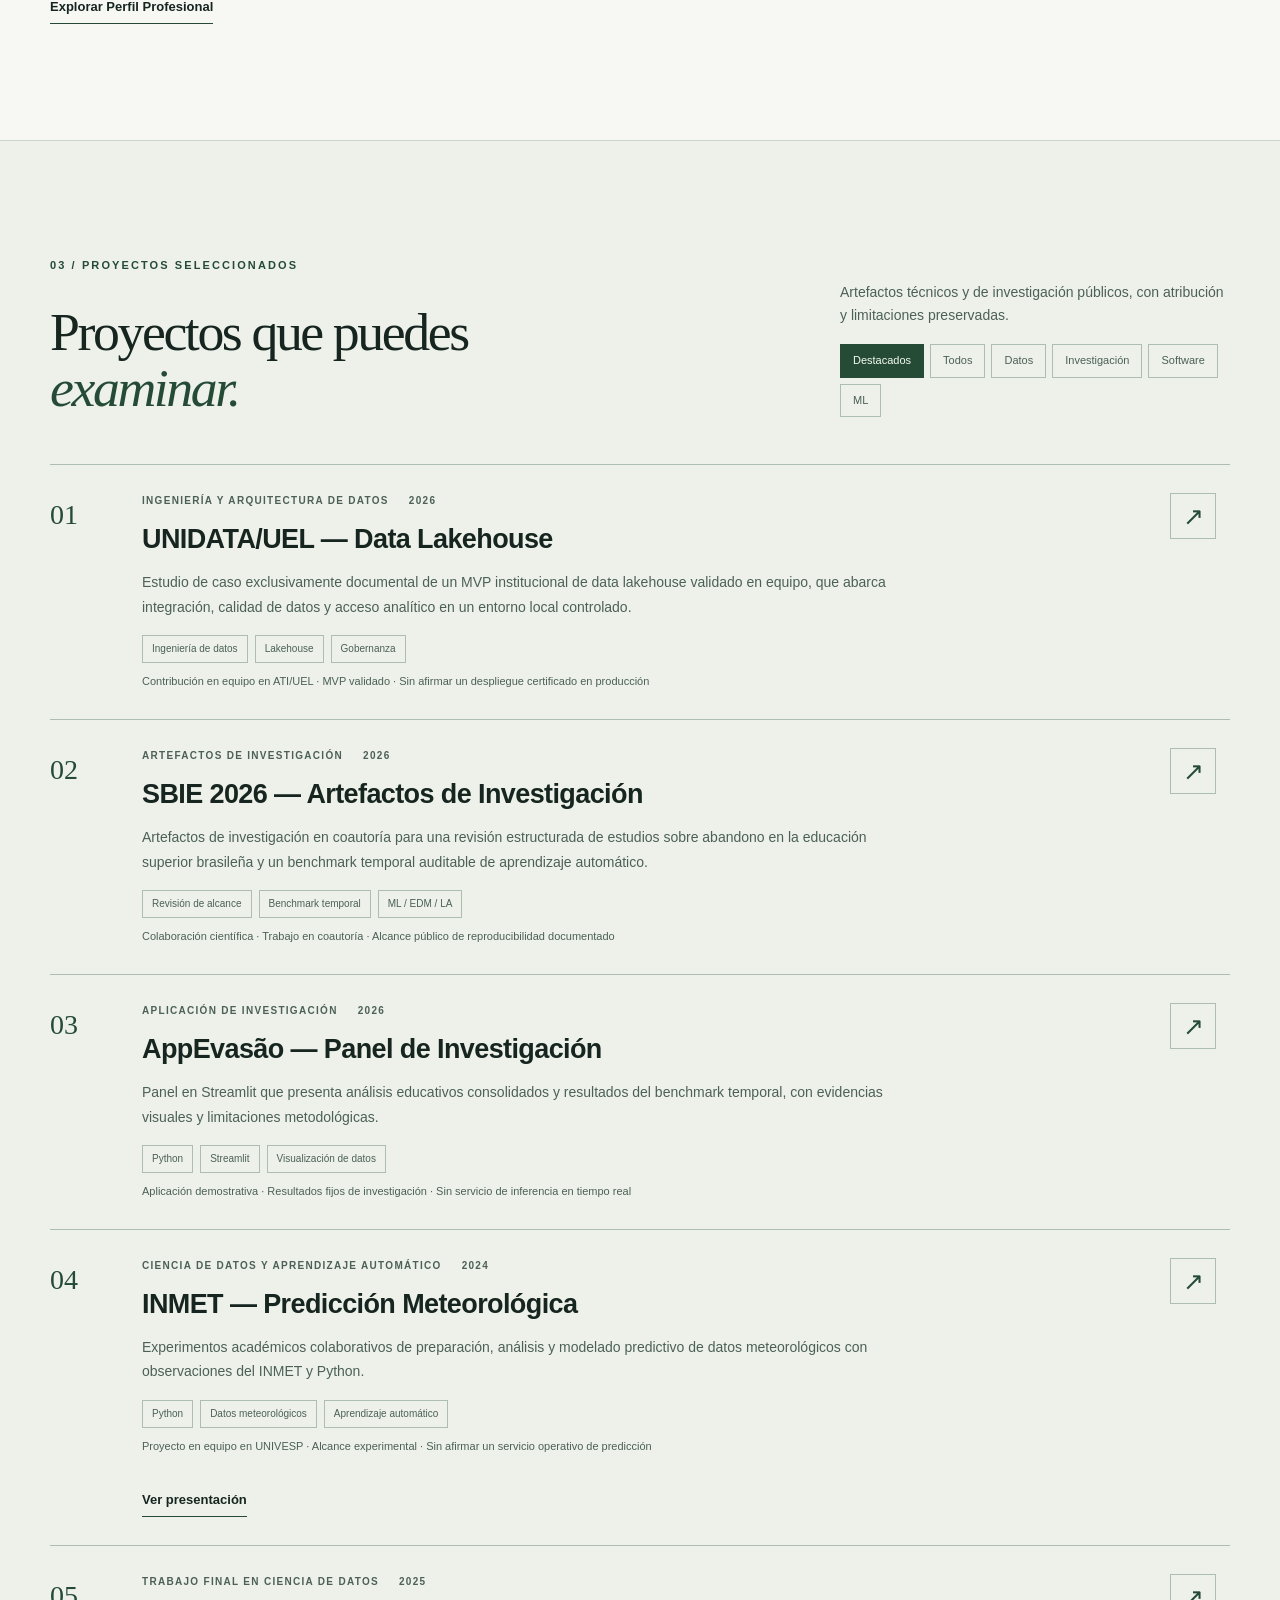
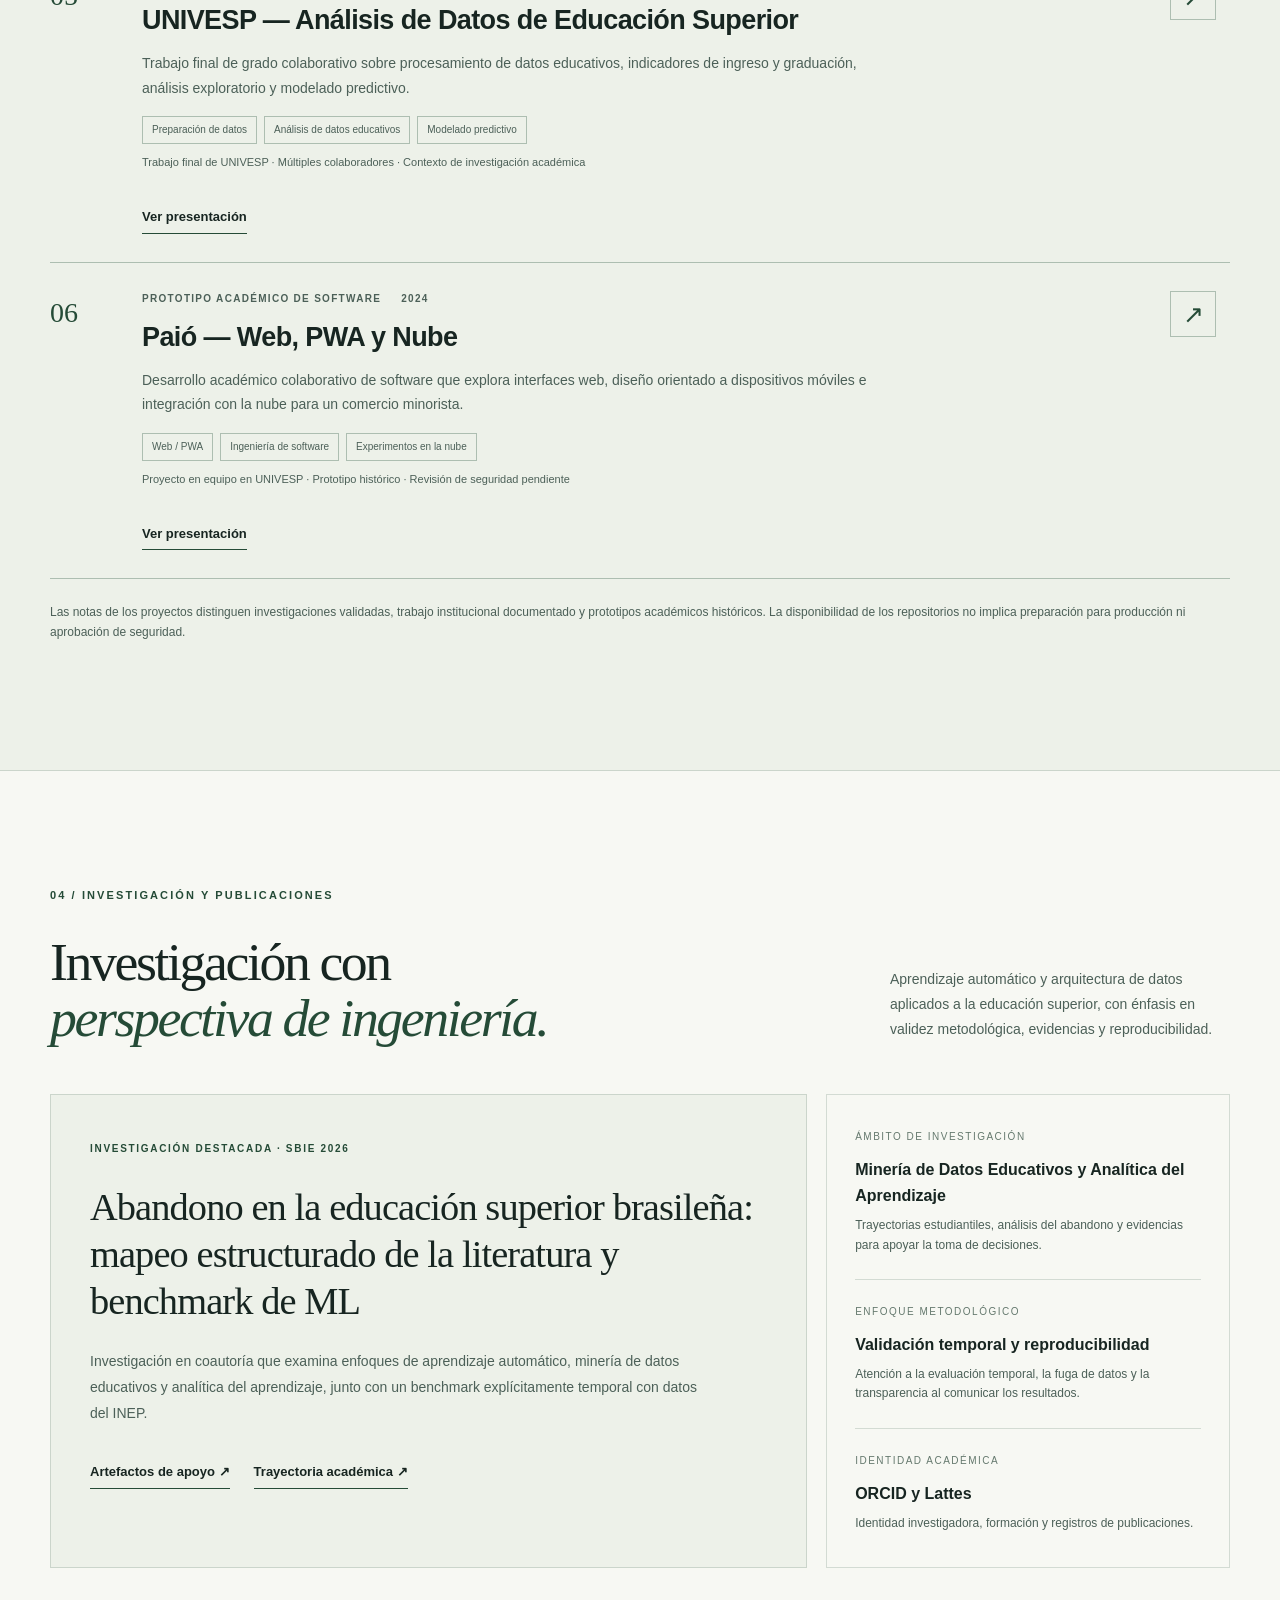
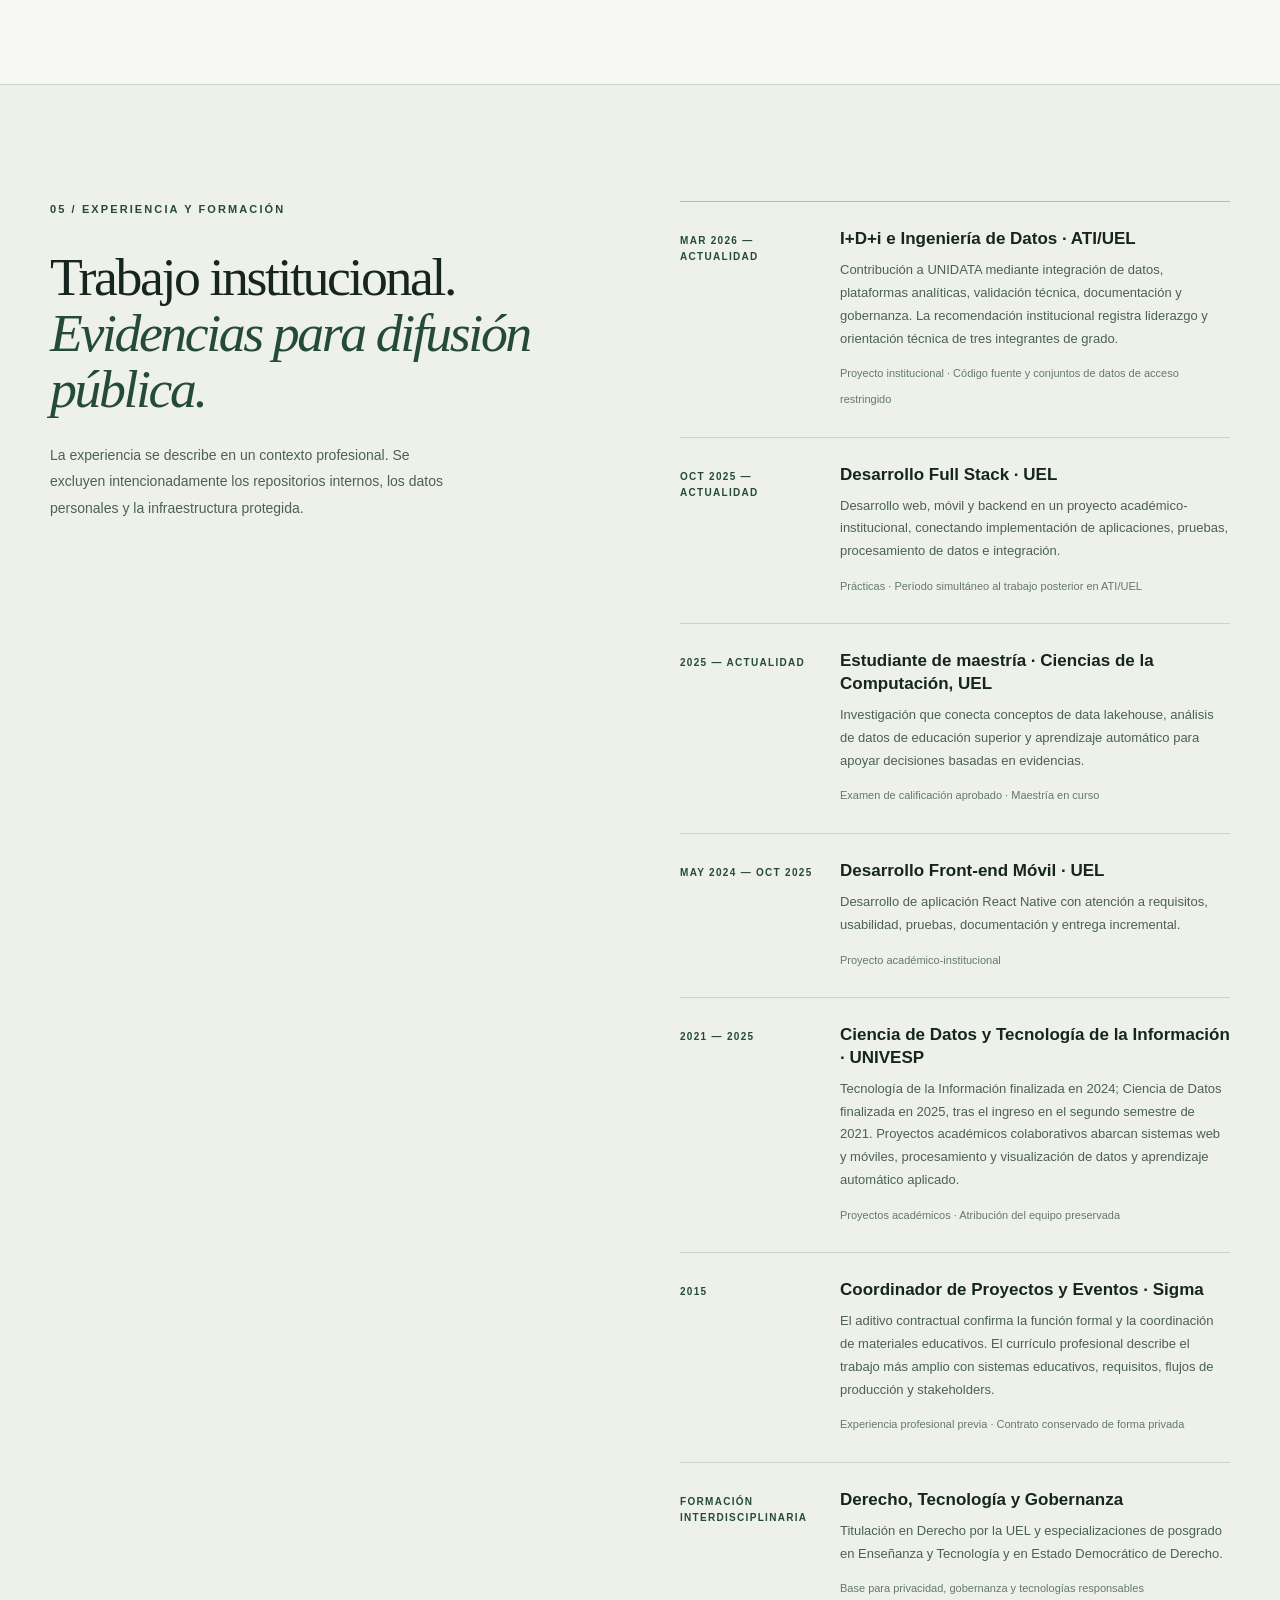
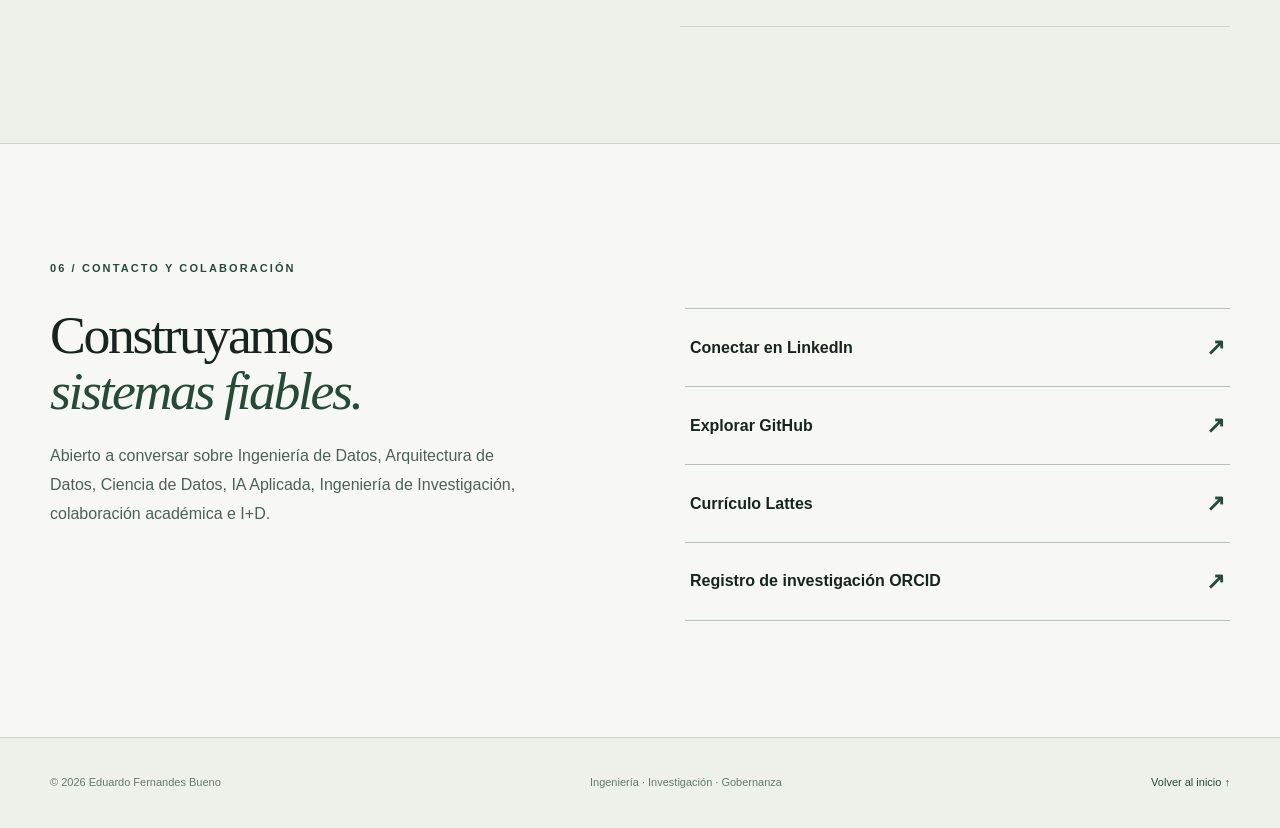
<file: es/index.html>
<!doctype html>
<html lang="es" data-theme="dark">
<head>
  <meta charset="utf-8">
  <meta name="viewport" content="width=device-width, initial-scale=1">
  <meta name="color-scheme" content="dark light">
  <meta name="description" content="Ingeniero y Científico de Datos. Arquitectura, IA aplicada, ingeniería de investigación, gestión de proyectos tecnológicos, liderazgo y gobernanza. Maestrando en UEL.">
  <meta name="author" content="Eduardo Fernandes Bueno">
  <meta name="robots" content="index, follow">
  <link rel="canonical" href="https://eduardofernandesbueno.github.io/es/">
  <link rel="alternate" hreflang="en" href="https://eduardofernandesbueno.github.io/">
  <link rel="alternate" hreflang="pt-BR" href="https://eduardofernandesbueno.github.io/pt/">
  <link rel="alternate" hreflang="es" href="https://eduardofernandesbueno.github.io/es/">
  <link rel="alternate" hreflang="x-default" href="https://eduardofernandesbueno.github.io/">
  <meta property="og:locale" content="es_ES">
  <meta property="og:locale:alternate" content="en_US">
  <meta property="og:locale:alternate" content="pt_BR">
  <meta property="og:type" content="website">
  <meta property="og:site_name" content="Eduardo Fernandes Bueno · Ingeniería e Investigación">
  <meta property="og:title" content="Eduardo Fernandes Bueno | Datos, IA, Investigación y Liderazgo Técnico">
  <meta property="og:description" content="Ingeniero y Científico de Datos. Arquitectura, IA aplicada, ingeniería de investigación, gestión de proyectos tecnológicos, liderazgo y gobernanza. Maestrando en UEL.">
  <meta property="og:url" content="https://eduardofernandesbueno.github.io/es/">
  <meta name="twitter:card" content="summary">
  <meta name="theme-color" content="#0d171a">
  <link rel="icon" href="/assets/favicon.svg" type="image/svg+xml">
  <link rel="stylesheet" href="/styles.css">
  <link rel="stylesheet" href="/assets/profile/profile.css">
  <title>Eduardo Fernandes Bueno | Datos, IA, Investigación y Liderazgo Técnico</title>
  <script type="application/ld+json">
{
  "@context": "https://schema.org",
  "@graph": [
    {
      "@type": "Person",
      "name": "Eduardo Fernandes Bueno",
      "alternateName": "Eduardo F. Bueno",
      "url": "https://eduardofernandesbueno.github.io/",
      "description": "Ingeniero y Científico de Datos. Arquitectura, IA aplicada, ingeniería de investigación, gestión de proyectos tecnológicos, liderazgo y gobernanza. Maestrando en UEL.",
      "affiliation": {
        "@type": "CollegeOrUniversity",
        "name": "State University of Londrina",
        "alternateName": "UEL",
        "url": "https://www.uel.br/"
      },
      "alumniOf": [
        {
          "@type": "CollegeOrUniversity",
          "name": "Virtual University of the State of São Paulo",
          "alternateName": "UNIVESP"
        },
        {
          "@type": "CollegeOrUniversity",
          "name": "State University of Londrina",
          "alternateName": "UEL"
        }
      ],
      "knowsAbout": [
        "Research Engineering",
        "Data Engineering",
        "Data Architecture",
        "Technical Project Management",
        "Technical Leadership",
        "Software Engineering",
        "Data Science",
        "Machine Learning",
        "Data Governance",
        "Responsible AI",
        "Educational Data Mining",
        "Learning Analytics"
      ],
      "sameAs": [
        "https://github.com/eduardofernandesbueno",
        "https://www.linkedin.com/in/eduardofernandesbueno/",
        "http://lattes.cnpq.br/8716619580595259",
        "https://orcid.org/0009-0000-8620-0211"
      ],
      "@id": "https://eduardofernandesbueno.github.io/#person"
    },
    {
      "@type": "WebPage",
      "@id": "https://eduardofernandesbueno.github.io/es/#webpage",
      "url": "https://eduardofernandesbueno.github.io/es/",
      "name": "Eduardo Fernandes Bueno | Datos, IA, Investigación y Liderazgo Técnico",
      "inLanguage": "es",
      "about": {
        "@id": "https://eduardofernandesbueno.github.io/#person"
      }
    }
  ]
}
  </script>
</head>
<body class="taxonomy-harmonized">
  <a class="skip-link" href="#main">Saltar al contenido</a>
  <div class="top-rule" aria-hidden="true"></div>
  <header class="site-header profile-navigation">
    <div class="container header-inner">
      <a class="brand" href="#home" aria-label="Eduardo Fernandes Bueno — inicio"><span class="brand-mark" aria-hidden="true">E<span>.</span>F<span>.</span>B</span><span class="brand-caption">INGENIERÍA / INVESTIGACIÓN</span></a>
      <nav class="site-nav" id="site-nav" aria-label="Navegación principal">
        <a href="#about">Perfil</a><a href="#expertise">Competencias</a><a class="profile-nav-link" href="/es/profile/">Perfil Profesional</a><a href="#work">Proyectos</a><a href="#research">Investigación</a><a href="#experience">Experiencia</a><a href="#contact">Contacto</a>
        <div class="language-switcher" role="group" aria-label="Idioma"><a href="/" lang="en" hreflang="en" data-language-link aria-label="English">EN</a><a href="/pt/" lang="pt-BR" hreflang="pt-BR" data-language-link aria-label="Português brasileiro">PT</a><a href="/es/" lang="es" hreflang="es" data-language-link aria-label="Español" aria-current="page">ES</a></div>
      </nav>
      <div class="header-actions">
        <button class="icon-button" id="theme-toggle" type="button" aria-label="Cambiar tema de color" title="Alternar tema claro/oscuro"><svg aria-hidden="true" viewBox="0 0 24 24" fill="none" stroke="currentColor" stroke-width="1.7"><path d="M20 14.1A8 8 0 0 1 9.9 4 8 8 0 1 0 20 14.1Z"/></svg></button>
        <button class="icon-button mobile-menu" id="menu-toggle" type="button" aria-controls="site-nav" aria-expanded="false" aria-label="Abrir navegación"><svg aria-hidden="true" viewBox="0 0 24 24" fill="none" stroke="currentColor" stroke-width="1.8"><path d="M4 7h16M4 12h16M4 17h16"/></svg></button>
      </div>
    </div>
  </header>

  <main id="main">
    <section id="home" class="hero container" aria-labelledby="hero-title">
      <div class="hero-main">
        <p class="eyebrow"><span class="status-dot" aria-hidden="true"></span> EDUARDO FERNANDES BUENO <span class="divider-dot">/</span> LONDRINA, BRASIL</p>
        <h1 id="hero-title">Diseñando<br><em>sistemas de datos.</em><br>Investigando<br>mejores decisiones.</h1>
        <p class="hero-description">Ingeniero y Científico de Datos con trabajo en <strong>arquitectura de datos, aprendizaje automático aplicado, ingeniería de investigación, gestión de proyectos tecnológicos y liderazgo técnico</strong> — con formación multidisciplinaria en ingeniería de software, gobernanza de datos y Derecho.</p>
        <div class="hero-actions"><a class="button button-primary" href="#work">Explorar proyectos <span aria-hidden="true">↗</span></a><a class="button button-secondary" href="#research">Ver investigaciones <span aria-hidden="true">↗</span></a><a class="button button-secondary" href="/es/profile/">Explorar Perfil Profesional</a></div>
        <div class="hero-bottom"><span class="mini-rule" aria-hidden="true"></span><span>Estudiante de maestría en Ciencias de la Computación en la UEL</span><span class="slash">/</span><span>Investigación y Desarrollo en ATI/UEL</span></div>
      </div>
      <aside class="hero-panel" aria-label="Áreas de trabajo">
        <div class="panel-top"><span>ÁREAS DE TRABAJO / 2027</span><span aria-hidden="true">01—06</span></div>
        <div class="focus-list"><a class="focus-row pillar-research" href="/es/profile/#pillar-research"><span class="focus-number" aria-hidden="true">01</span><div><strong>I+D+i e Ingeniería de Investigación</strong><small>Investigación aplicada · Experimentación · Innovación</small></div><span class="focus-arrow" aria-hidden="true">↗</span></a><a class="focus-row pillar-data" href="/es/profile/#pillar-data"><span class="focus-number" aria-hidden="true">02</span><div><strong>Ingeniería y Arquitectura de Datos</strong><small>Pipelines · Lakehouse · Modelado de datos</small></div><span class="focus-arrow" aria-hidden="true">↗</span></a><a class="focus-row pillar-projects" href="/es/profile/#pillar-projects"><span class="focus-number" aria-hidden="true">03</span><div><strong>Gestión de Proyectos Tecnológicos</strong><small>Alcance · Requisitos · Riesgos · Entregas</small></div><span class="focus-arrow" aria-hidden="true">↗</span></a><a class="focus-row pillar-leadership" href="/es/profile/#pillar-leadership"><span class="focus-number" aria-hidden="true">04</span><div><strong>Liderazgo Técnico e Ingeniería de Software</strong><small>Coordinación de equipos · Integración · Mentoría</small></div><span class="focus-arrow" aria-hidden="true">↗</span></a><a class="focus-row pillar-ml" href="/es/profile/#pillar-ml"><span class="focus-number" aria-hidden="true">05</span><div><strong>Ciencia de Datos Aplicada y Aprendizaje Automático</strong><small>Modelos predictivos · Validación · Análisis de datos</small></div><span class="focus-arrow" aria-hidden="true">↗</span></a><a class="focus-row pillar-governance" href="/es/profile/#pillar-governance"><span class="focus-number" aria-hidden="true">06</span><div><strong>Gobernanza de Datos e IA Responsable</strong><small>Calidad de datos · Privacidad · Cumplimiento</small></div><span class="focus-arrow" aria-hidden="true">↗</span></a></div>
        <div class="panel-bottom"><span>INGENIERÍA + INVESTIGACIÓN + LIDERAZGO</span><span class="small-asterisk">✳</span></div>
      </aside>
    </section>

    <section id="about" class="section section-contrast">
      <div class="container about-grid">
        <div><p class="section-label">01 / PERFIL PROFESIONAL</p><h2>Formación interdisciplinaria.<br><em>Trabajo basado en evidencias.</em></h2></div>
        <div class="body-column"><p class="lead">Combino ingeniería de software, ciencia de datos e ingeniería de datos institucionales con investigación científica centrada en la educación superior.</p><p>En la <strong>Universidade Estadual de Londrina (UEL)</strong>, contribuyo a actividades de investigación y desarrollo de plataformas de datos y entornos analíticos desde la Assessoria de Tecnologia da Informação (ATI). Mi investigación de maestría aborda ingeniería de datos, aprendizaje automático y análisis de datos de educación superior.</p><p>Mi formación previa en <strong>Derecho</strong> aporta una perspectiva complementaria sobre privacidad, gobernanza de datos, contextos normativos e IA responsable. En este sitio distingo los proyectos demostrables públicamente del trabajo institucional cuyo código fuente y datos son de acceso restringido.</p><p>La experiencia previa en coordinación de proyectos y eventos, educación, sistemas académicos y comunicación institucional refuerza la organización de entregas y la relación con stakeholders. Esta base de gestión complementa mi trabajo técnico y formación en Derecho.</p><div class="inline-links"><a href="https://github.com/eduardofernandesbueno" target="_blank" rel="noopener noreferrer">GitHub ↗</a><a href="https://www.linkedin.com/in/eduardofernandesbueno/" target="_blank" rel="noopener noreferrer">LinkedIn ↗</a><a href="https://orcid.org/0009-0000-8620-0211" target="_blank" rel="noopener noreferrer">ORCID ↗</a></div></div>
      </div>
    </section>

    <section id="expertise" class="section container">
      <div class="section-heading"><div><p class="section-label">02 / COMPETENCIAS PROFESIONALES</p><h2>De los pipelines<br>a las decisiones.</h2></div><p class="section-aside">Ingeniería, investigación, gestión de entregas y liderazgo técnico sustentados en experiencia documentada y contribuciones prácticas. La madurez y los límites se explicitan por proyecto.</p></div>
      <div class="expertise-grid"><article class="expertise-card pillar-research"><span class="card-index">01 / COMPETENCIA</span><div class="expertise-icon" aria-hidden="true"><svg viewBox="0 0 52 52" fill="none" stroke="currentColor" stroke-width="1.5"><path d="M20 5h12M23 5v15L10 42q-2 5 4 5h24q6 0 4-5L29 20V5M17 32h18"/><circle cx="24" cy="37" r="2"/></svg></div><h3>I+D+i e Ingeniería de Investigación</h3><p>Investigación aplicada, diseño experimental, reproducibilidad y prototipos científicos.</p><div class="tags"><span>SBIE</span><span>INMET</span><span>UNIDATA</span></div></article><article class="expertise-card pillar-data"><span class="card-index">02 / COMPETENCIA</span><div aria-hidden="true" class="expertise-icon"><svg fill="none" stroke="currentColor" stroke-width="1.5" viewbox="0 0 52 52"><ellipse cx="26" cy="12" rx="17" ry="7"></ellipse><path d="M9 12v13c0 4 8 7 17 7s17-3 17-7V12M9 25v13c0 4 8 7 17 7s17-3 17-7V25"></path></svg></div><h3>Ingeniería y Arquitectura de Datos</h3><p>ETL/ELT, pipelines, modelado analítico y entornos lakehouse con gobernanza.</p><div class="tags"><span>Python</span><span>SQL</span><span>Airflow</span><span>Spark</span></div></article><article class="expertise-card pillar-projects"><span class="card-index">03 / COMPETENCIA</span><div class="expertise-icon" aria-hidden="true"><svg viewBox="0 0 52 52" fill="none" stroke="currentColor" stroke-width="1.5"><rect x="8" y="10" width="36" height="34" rx="2"/><path d="M17 5v10M35 5v10M8 21h36M15 29h7M29 29h8M15 36h7M29 36h8"/></svg></div><h3>Gestión de Proyectos Tecnológicos</h3><p>Alcance, requisitos, cronograma, riesgos, stakeholders y criterios de aceptación.</p><div class="tags"><span>EDT</span><span>ICAP</span><span>Entregas</span></div></article><article class="expertise-card pillar-leadership"><span class="card-index">04 / COMPETENCIA</span><div class="expertise-icon" aria-hidden="true"><svg viewBox="0 0 52 52" fill="none" stroke="currentColor" stroke-width="1.5"><circle cx="26" cy="12" r="6"/><circle cx="10" cy="26" r="5"/><circle cx="42" cy="26" r="5"/><path d="M16 46V35q0-9 10-9t10 9v11M2 46V37q0-5 8-5M50 46V37q0-5-8-5"/></svg></div><h3>Liderazgo Técnico e Ingeniería de Software</h3><p>Coordinación de equipos, mentoría, integración de sistemas, pruebas y entrega de MVP.</p><div class="tags"><span>Liderazgo</span><span>API</span><span>QA</span></div></article><article class="expertise-card pillar-ml"><span class="card-index">05 / COMPETENCIA</span><div aria-hidden="true" class="expertise-icon"><svg fill="none" stroke="currentColor" stroke-width="1.5" viewbox="0 0 52 52"><circle cx="10" cy="28" r="4"></circle><circle cx="26" cy="10" r="4"></circle><circle cx="42" cy="20" r="4"></circle><circle cx="37" cy="43" r="4"></circle><circle cx="17" cy="42" r="4"></circle><path d="m13 25 10-12m7-1 9 6m0 6-2 15M21 41l12 2M13 31l4 7m13-25-9 25"></path></svg></div><h3>Ciencia de Datos Aplicada y Aprendizaje Automático</h3><p>Modelado predictivo, análisis exploratorio y evaluación temporal.</p><div class="tags"><span>scikit-learn</span><span>Random Forest</span></div></article><article class="expertise-card pillar-governance"><span class="card-index">06 / COMPETENCIA</span><div aria-hidden="true" class="expertise-icon"><svg fill="none" stroke="currentColor" stroke-width="1.5" viewbox="0 0 52 52"><path d="m26 5 17 8v12c0 11-7 19-17 23C16 44 9 36 9 25V13L26 5Z"></path><path d="m18 26 6 6 11-13"></path></svg></div><h3>Gobernanza de Datos e IA Responsable</h3><p>Trazabilidad, calidad de datos, desarrollo atento a la privacidad y contexto normativo.</p><div class="tags"><span>LGPD</span><span>Gobernanza</span><span>Cumplimiento</span></div></article></div>
      <div class="inline-links profile-home-cta"><a href="/es/profile/">Explorar Perfil Profesional</a></div>
    </section>

    <section id="work" class="section section-work">
      <div class="container">
        <div class="section-heading"><div><p class="section-label">03 / PROYECTOS SELECCIONADOS</p><h2>Proyectos que puedes<br><em>examinar.</em></h2></div><div class="work-tools"><p>Artefactos técnicos y de investigación públicos, con atribución y limitaciones preservadas.</p><div class="filter-controls" role="group" aria-label="Filtrar proyectos seleccionados"><button type="button" class="filter active" data-filter="featured" aria-pressed="true">Destacados</button><button type="button" class="filter" data-filter="all" aria-pressed="false">Todos</button><button type="button" class="filter" data-filter="data" aria-pressed="false">Datos</button><button type="button" class="filter" data-filter="research" aria-pressed="false">Investigación</button><button type="button" class="filter" data-filter="software" aria-pressed="false">Software</button><button type="button" class="filter" data-filter="ml" aria-pressed="false">ML</button></div></div></div>
        <div class="projects" id="project-list">
          <article class="project" data-categories="data research">
            <div class="project-number" aria-hidden="true">01</div>
            <div class="project-content">
              <div class="project-meta"><span>INGENIERÍA Y ARQUITECTURA DE DATOS</span><span>2026</span></div>
              <h3>UNIDATA/UEL — Data Lakehouse</h3>
              <p>Estudio de caso exclusivamente documental de un MVP institucional de data lakehouse validado en equipo, que abarca integración, calidad de datos y acceso analítico en un entorno local controlado.</p>
              <div class="project-tags"><span>Ingeniería de datos</span><span>Lakehouse</span><span>Gobernanza</span></div>
              <div class="project-note">Contribución en equipo en ATI/UEL · MVP validado · Sin afirmar un despliegue certificado en producción</div>
            </div>
            <a class="project-link" href="https://github.com/eduardofernandesbueno/unidata-uel-data-lakehouse-2026" target="_blank" rel="noopener noreferrer" aria-label="Abrir repositorio UNIDATA/UEL — Data Lakehouse (se abre en una pestaña nueva)"><span aria-hidden="true">↗</span></a>
          </article>
          <article class="project" data-categories="research ml">
            <div class="project-number" aria-hidden="true">02</div>
            <div class="project-content">
              <div class="project-meta"><span>ARTEFACTOS DE INVESTIGACIÓN</span><span>2026</span></div>
              <h3>SBIE 2026 — Artefactos de Investigación</h3>
              <p>Artefactos de investigación en coautoría para una revisión estructurada de estudios sobre abandono en la educación superior brasileña y un benchmark temporal auditable de aprendizaje automático.</p>
              <div class="project-tags"><span>Revisión de alcance</span><span>Benchmark temporal</span><span>ML / EDM / LA</span></div>
              <div class="project-note">Colaboración científica · Trabajo en coautoría · Alcance público de reproducibilidad documentado</div>
            </div>
            <a class="project-link" href="https://github.com/eduardofernandesbueno/sbie2026-evasao-ensino-superior-artefatos" target="_blank" rel="noopener noreferrer" aria-label="Abrir repositorio SBIE 2026 — Artefactos de Investigación (se abre en una pestaña nueva)"><span aria-hidden="true">↗</span></a>
          </article>
          <article class="project" data-categories="research software ml">
            <div class="project-number" aria-hidden="true">03</div>
            <div class="project-content">
              <div class="project-meta"><span>APLICACIÓN DE INVESTIGACIÓN</span><span>2026</span></div>
              <h3>AppEvasão — Panel de Investigación</h3>
              <p>Panel en Streamlit que presenta análisis educativos consolidados y resultados del benchmark temporal, con evidencias visuales y limitaciones metodológicas.</p>
              <div class="project-tags"><span>Python</span><span>Streamlit</span><span>Visualización de datos</span></div>
              <div class="project-note">Aplicación demostrativa · Resultados fijos de investigación · Sin servicio de inferencia en tiempo real</div>
            </div>
            <a class="project-link" href="https://github.com/eduardofernandesbueno/appevasao-sbie-deploy" target="_blank" rel="noopener noreferrer" aria-label="Abrir repositorio AppEvasão — Panel de Investigación (se abre en una pestaña nueva)"><span aria-hidden="true">↗</span></a>
          </article>
          <article class="project" data-categories="data ml">
            <div class="project-number" aria-hidden="true">04</div>
            <div class="project-content">
              <div class="project-meta"><span>CIENCIA DE DATOS Y APRENDIZAJE AUTOMÁTICO</span><span>2024</span></div>
              <h3>INMET — Predicción Meteorológica</h3>
              <p>Experimentos académicos colaborativos de preparación, análisis y modelado predictivo de datos meteorológicos con observaciones del INMET y Python.</p>
              <div class="project-tags"><span>Python</span><span>Datos meteorológicos</span><span>Aprendizaje automático</span></div>
              <div class="project-note">Proyecto en equipo en UNIVESP · Alcance experimental · Sin afirmar un servicio operativo de predicción</div><div class="inline-links video-evidence"><a href="https://youtu.be/aR6N6lBKUOk" target="_blank" rel="noopener noreferrer" aria-label="Ver presentación de Proyecto académico INMET en YouTube (se abre en una pestaña nueva)">Ver presentación</a></div>
            </div>
            <a class="project-link" href="https://github.com/eduardofernandesbueno/project-04-univesp-inmet-weather-forecasting-2024" target="_blank" rel="noopener noreferrer" aria-label="Abrir repositorio INMET — Predicción Meteorológica (se abre en una pestaña nueva)"><span aria-hidden="true">↗</span></a>
          </article>
          <article class="project" data-categories="data ml">
            <div class="project-number" aria-hidden="true">05</div>
            <div class="project-content">
              <div class="project-meta"><span>TRABAJO FINAL EN CIENCIA DE DATOS</span><span>2025</span></div>
              <h3>UNIVESP — Análisis de Datos de Educación Superior</h3>
              <p>Trabajo final de grado colaborativo sobre procesamiento de datos educativos, indicadores de ingreso y graduación, análisis exploratorio y modelado predictivo.</p>
              <div class="project-tags"><span>Preparación de datos</span><span>Análisis de datos educativos</span><span>Modelado predictivo</span></div>
              <div class="project-note">Trabajo final de UNIVESP · Múltiples colaboradores · Contexto de investigación académica</div><div class="inline-links video-evidence"><a href="https://youtu.be/R5JOzZOSf8U" target="_blank" rel="noopener noreferrer" aria-label="Ver presentación de Trabajo final de Ciencia de Datos de UNIVESP · 2025 en YouTube (se abre en una pestaña nueva)">Ver presentación</a></div>
            </div>
            <a class="project-link" href="https://github.com/eduardofernandesbueno/univesp-higher-education-dropout-2025" target="_blank" rel="noopener noreferrer" aria-label="Abrir repositorio UNIVESP — Análisis de Datos de Educación Superior (se abre en una pestaña nueva)"><span aria-hidden="true">↗</span></a>
          </article>
          <article class="project" data-categories="software">
            <div class="project-number" aria-hidden="true">06</div>
            <div class="project-content">
              <div class="project-meta"><span>PROTOTIPO ACADÉMICO DE SOFTWARE</span><span>2024</span></div>
              <h3>Paió — Web, PWA y Nube</h3>
              <p>Desarrollo académico colaborativo de software que explora interfaces web, diseño orientado a dispositivos móviles e integración con la nube para un comercio minorista.</p>
              <div class="project-tags"><span>Web / PWA</span><span>Ingeniería de software</span><span>Experimentos en la nube</span></div>
              <div class="project-note">Proyecto en equipo en UNIVESP · Prototipo histórico · Revisión de seguridad pendiente</div><div class="inline-links video-evidence"><a href="https://youtu.be/LHl9hPPkEwA" target="_blank" rel="noopener noreferrer" aria-label="Ver presentación de Paió · Proyecto Integrador III en YouTube (se abre en una pestaña nueva)">Ver presentación</a></div>
            </div>
            <a class="project-link" href="https://github.com/eduardofernandesbueno/project-03-univesp-paio-pwa-cloud-app-2024" target="_blank" rel="noopener noreferrer" aria-label="Abrir repositorio Paió — Web, PWA y Nube (se abre en una pestaña nueva)"><span aria-hidden="true">↗</span></a>
          </article>
          <article class="project" data-categories="data research software ml" data-secondary hidden>
            <div class="project-number" aria-hidden="true">07</div>
            <div class="project-content">
              <div class="project-meta"><span>APRENDIZAJE AUTOMÁTICO EN EDUCACIÓN</span><span>2025</span></div>
              <h3>Abandono en Educación Superior — Streamlit e INEP/MEC</h3>
              <p>Aplicación exploratoria de aprendizaje automático desarrollada en una asignatura de maestría de la UEL, que combina Python, Streamlit, Pandas y scikit-learn para analizar datos educativos y experimentar de forma interactiva con modelos usando datos del INEP/MEC.</p>
              <div class="project-tags"><span>Python</span><span>Streamlit</span><span>scikit-learn</span></div>
              <div class="project-note">Prototipo experimental académico · Limitaciones de evaluación de modelos documentadas</div><div class="inline-links video-evidence"><a href="https://youtu.be/J4HJlpyYT8M" target="_blank" rel="noopener noreferrer" aria-label="Ver demostración de Prototipo UEL de ML con Streamlit de 2025 en YouTube (se abre en una pestaña nueva)">Ver demostración</a></div>
            </div>
            <a class="project-link" href="https://github.com/eduardofernandesbueno/streamlit-evasao-inep-2025" target="_blank" rel="noopener noreferrer" aria-label="Abrir repositorio Abandono en Educación Superior — Streamlit e INEP/MEC (se abre en una pestaña nueva)"><span aria-hidden="true">↗</span></a>
          </article>
          <article class="project" data-categories="data ml" data-secondary hidden>
            <div class="project-number" aria-hidden="true">08</div>
            <div class="project-content">
              <div class="project-meta"><span>CIENCIA DE DATOS EXPLORATORIA</span><span>2025</span></div>
              <h3>Educación Superior — Experimentos de ML</h3>
              <p>Extensión experimental del trabajo final de Ciencia de Datos de UNIVESP, que explora Python, flujos de trabajo en Jupyter Notebook, organización y preprocesamiento de datos y métodos de aprendizaje automático aplicados a la educación.</p>
              <div class="project-tags"><span>Python</span><span>Jupyter</span><span>Preprocesamiento de datos</span></div>
              <div class="project-note">Trabajo académico exploratorio · No se presenta como un pipeline completo y validado para producción</div>
            </div>
            <a class="project-link" href="https://github.com/eduardofernandesbueno/higher-education-ml-experiments-2025" target="_blank" rel="noopener noreferrer" aria-label="Abrir repositorio Educación Superior — Experimentos de ML (se abre en una pestaña nueva)"><span aria-hidden="true">↗</span></a>
          </article>
          <article class="project" data-categories="research software data" data-secondary hidden>
            <div class="project-number" aria-hidden="true">09</div>
            <div class="project-content">
              <div class="project-meta"><span>INTERACCIÓN PERSONA–ORDENADOR</span><span>2025</span></div>
              <h3>Análisis de Datos Educativos — IPO y Accesibilidad</h3>
              <p>Trabajo colaborativo de una asignatura de maestría de la UEL que investiga usabilidad, accesibilidad e interacción con paneles educativos mediante las heurísticas de Nielsen, los principios de WCAG 2.2 y mejoras exploratorias de interfaz.</p>
              <div class="project-tags"><span>IPO</span><span>WCAG 2.2</span><span>Accesibilidad</span></div>
              <div class="project-note">Trabajo académico colaborativo de asignatura · Evaluación exploratoria, sin certificación de conformidad en accesibilidad</div>
            </div>
            <a class="project-link" href="https://github.com/eduardofernandesbueno/uel-hci-educational-dashboard-2025" target="_blank" rel="noopener noreferrer" aria-label="Abrir repositorio Análisis de Datos Educativos — IPO y Accesibilidad (se abre en una pestaña nueva)"><span aria-hidden="true">↗</span></a>
          </article>
          <article class="project" data-categories="software data" data-secondary hidden>
            <div class="project-number" aria-hidden="true">10</div>
            <div class="project-content">
              <div class="project-meta"><span>WEB FULL-STACK Y NUBE</span><span>2023</span></div>
              <h3>Paió — Web Full-Stack e Integración con la Nube</h3>
              <p>Proyecto colaborativo de UNIVESP que amplía una aplicación web de gestión de clientes con HTML5, CSS3, Bootstrap, JavaScript, PHP, MySQL, integración con Microsoft Azure y evaluación exploratoria de accesibilidad.</p>
              <div class="project-tags"><span>PHP</span><span>MySQL</span><span>Microsoft Azure</span></div>
              <div class="project-note">Software académico colaborativo · Prototipo histórico y experimentos de integración con la nube</div><div class="inline-links video-evidence"><a href="https://youtu.be/U-pEDKSwSPA" target="_blank" rel="noopener noreferrer" aria-label="Ver presentación de Paió · Proyecto Integrador II en YouTube (se abre en una pestaña nueva)">Ver presentación</a></div>
            </div>
            <a class="project-link" href="https://github.com/eduardofernandesbueno/project-02-univesp-paio-web-cloud-2023" target="_blank" rel="noopener noreferrer" aria-label="Abrir repositorio Paió — Web Full-Stack e Integración con la Nube (se abre en una pestaña nueva)"><span aria-hidden="true">↗</span></a>
          </article>
          <article class="project" data-categories="software data" data-secondary hidden>
            <div class="project-number" aria-hidden="true">11</div>
            <div class="project-content">
              <div class="project-meta"><span>DESARROLLO WEB FULL-STACK</span><span>2023</span></div>
              <h3>Paió — Aplicación Web de Gestión de Clientes</h3>
              <p>Prototipo inicial de aplicación web colaborativa de UNIVESP para el registro de clientes y la persistencia de datos relacionales con HTML5, CSS3, Bootstrap, PHP, SQL y MySQL.</p>
              <div class="project-tags"><span>PHP</span><span>MySQL</span><span>Bootstrap</span></div>
              <div class="project-note">Prototipo académico colaborativo · Integración con base de datos local e implementación histórica</div><div class="inline-links video-evidence"><a href="https://youtu.be/wp8_hPguMc8" target="_blank" rel="noopener noreferrer" aria-label="Ver presentación de Paió · Proyecto Integrador I en YouTube (se abre en una pestaña nueva)">Ver presentación</a></div>
            </div>
            <a class="project-link" href="https://github.com/eduardofernandesbueno/project-01-univesp-paio-customer-management-2023" target="_blank" rel="noopener noreferrer" aria-label="Abrir repositorio Paió — Aplicación Web de Gestión de Clientes (se abre en una pestaña nueva)"><span aria-hidden="true">↗</span></a>
          </article>
        </div>
        <p class="work-footnote">Las notas de los proyectos distinguen investigaciones validadas, trabajo institucional documentado y prototipos académicos históricos. La disponibilidad de los repositorios no implica preparación para producción ni aprobación de seguridad.</p>
      </div>

    </section>

    <section id="research" class="section container">
      <div class="section-heading"><div><p class="section-label">04 / INVESTIGACIÓN Y PUBLICACIONES</p><h2>Investigación con<br><em>perspectiva de ingeniería.</em></h2></div><p class="section-aside">Aprendizaje automático y arquitectura de datos aplicados a la educación superior, con énfasis en validez metodológica, evidencias y reproducibilidad.</p></div>
      <div class="research-layout"><div class="research-feature"><span class="research-tag">INVESTIGACIÓN DESTACADA · SBIE 2026</span><h3>Abandono en la educación superior brasileña: mapeo estructurado de la literatura y benchmark de ML</h3><p>Investigación en coautoría que examina enfoques de aprendizaje automático, minería de datos educativos y analítica del aprendizaje, junto con un benchmark explícitamente temporal con datos del INEP.</p><div class="research-actions"><a class="text-arrow" href="https://github.com/eduardofernandesbueno/sbie2026-evasao-ensino-superior-artefatos" target="_blank" rel="noopener noreferrer">Artefactos de apoyo <span aria-hidden="true">↗</span></a><a class="text-arrow" href="http://lattes.cnpq.br/8716619580595259" target="_blank" rel="noopener noreferrer">Trayectoria académica <span aria-hidden="true">↗</span></a></div></div><div class="research-side"><div class="side-item"><span>ÁMBITO DE INVESTIGACIÓN</span><strong>Minería de Datos Educativos y Analítica del Aprendizaje</strong><p>Trayectorias estudiantiles, análisis del abandono y evidencias para apoyar la toma de decisiones.</p></div><div class="side-item"><span>ENFOQUE METODOLÓGICO</span><strong>Validación temporal y reproducibilidad</strong><p>Atención a la evaluación temporal, la fuga de datos y la transparencia al comunicar los resultados.</p></div><div class="side-item"><span>IDENTIDAD ACADÉMICA</span><strong>ORCID y Lattes</strong><p>Identidad investigadora, formación y registros de publicaciones.</p></div></div></div>
    </section>

    <section id="experience" class="section section-contrast"><div class="container experience-grid"><div><p class="section-label">05 / EXPERIENCIA Y FORMACIÓN</p><h2>Trabajo institucional.<br><em>Evidencias para difusión pública.</em></h2><p class="experience-intro">La experiencia se describe en un contexto profesional. Se excluyen intencionadamente los repositorios internos, los datos personales y la infraestructura protegida.</p></div><div class="timeline"><article class="timeline-item"><span>MAR 2026 — ACTUALIDAD</span><div><h3>I+D+i e Ingeniería de Datos · ATI/UEL</h3><p>Contribución a UNIDATA mediante integración de datos, plataformas analíticas, validación técnica, documentación y gobernanza. La recomendación institucional registra liderazgo y orientación técnica de tres integrantes de grado.</p><small>Proyecto institucional · Código fuente y conjuntos de datos de acceso restringido</small></div></article><article class="timeline-item"><span>OCT 2025 — ACTUALIDAD</span><div><h3>Desarrollo Full Stack · UEL</h3><p>Desarrollo web, móvil y backend en un proyecto académico-institucional, conectando implementación de aplicaciones, pruebas, procesamiento de datos e integración.</p><small>Prácticas · Período simultáneo al trabajo posterior en ATI/UEL</small></div></article><article class="timeline-item"><span>2025 — ACTUALIDAD</span><div><h3>Estudiante de maestría · Ciencias de la Computación, UEL</h3><p>Investigación que conecta conceptos de data lakehouse, análisis de datos de educación superior y aprendizaje automático para apoyar decisiones basadas en evidencias.</p><small>Examen de calificación aprobado · Maestría en curso</small></div></article><article class="timeline-item"><span>MAY 2024 — OCT 2025</span><div><h3>Desarrollo Front-end Móvil · UEL</h3><p>Desarrollo de aplicación React Native con atención a requisitos, usabilidad, pruebas, documentación y entrega incremental.</p><small>Proyecto académico-institucional</small></div></article><article class="timeline-item"><span>2021 — 2025</span><div><h3>Ciencia de Datos y Tecnología de la Información · UNIVESP</h3><p>Tecnología de la Información finalizada en 2024; Ciencia de Datos finalizada en 2025, tras el ingreso en el segundo semestre de 2021. Proyectos académicos colaborativos abarcan sistemas web y móviles, procesamiento y visualización de datos y aprendizaje automático aplicado.</p><small>Proyectos académicos · Atribución del equipo preservada</small></div></article><article class="timeline-item"><span>2015</span><div><h3>Coordinador de Proyectos y Eventos · Sigma</h3><p>El aditivo contractual confirma la función formal y la coordinación de materiales educativos. El currículo profesional describe el trabajo más amplio con sistemas educativos, requisitos, flujos de producción y stakeholders.</p><small>Experiencia profesional previa · Contrato conservado de forma privada</small></div></article><article class="timeline-item"><span>FORMACIÓN INTERDISCIPLINARIA</span><div><h3>Derecho, Tecnología y Gobernanza</h3><p>Titulación en Derecho por la UEL y especializaciones de posgrado en Enseñanza y Tecnología y en Estado Democrático de Derecho.</p><small>Base para privacidad, gobernanza y tecnologías responsables</small></div></article></div></div></section>

    <section id="contact" class="section contact-section container"><p class="section-label">06 / CONTACTO Y COLABORACIÓN</p><div class="contact-grid"><div><h2>Construyamos<br><em>sistemas fiables.</em></h2><p>Abierto a conversar sobre Ingeniería de Datos, Arquitectura de Datos, Ciencia de Datos, IA Aplicada, Ingeniería de Investigación, colaboración académica e I+D.</p></div><div class="contact-links"><a href="https://www.linkedin.com/in/eduardofernandesbueno/" target="_blank" rel="noopener noreferrer"><span>Conectar en LinkedIn</span><span aria-hidden="true">↗</span></a><a href="https://github.com/eduardofernandesbueno" target="_blank" rel="noopener noreferrer"><span>Explorar GitHub</span><span aria-hidden="true">↗</span></a><a href="http://lattes.cnpq.br/8716619580595259" target="_blank" rel="noopener noreferrer"><span>Currículo Lattes</span><span aria-hidden="true">↗</span></a><a href="https://orcid.org/0009-0000-8620-0211" target="_blank" rel="noopener noreferrer"><span>Registro de investigación ORCID</span><span aria-hidden="true">↗</span></a></div></div></section>
  </main>
  <footer class="site-footer"><div class="container footer-inner"><span>© <span id="year">2026</span> Eduardo Fernandes Bueno</span><span>Ingeniería · Investigación · Gobernanza</span><a href="#home">Volver al inicio ↑</a></div></footer>
  <script src="/script.js" defer></script>
</body>
</html>
</file>
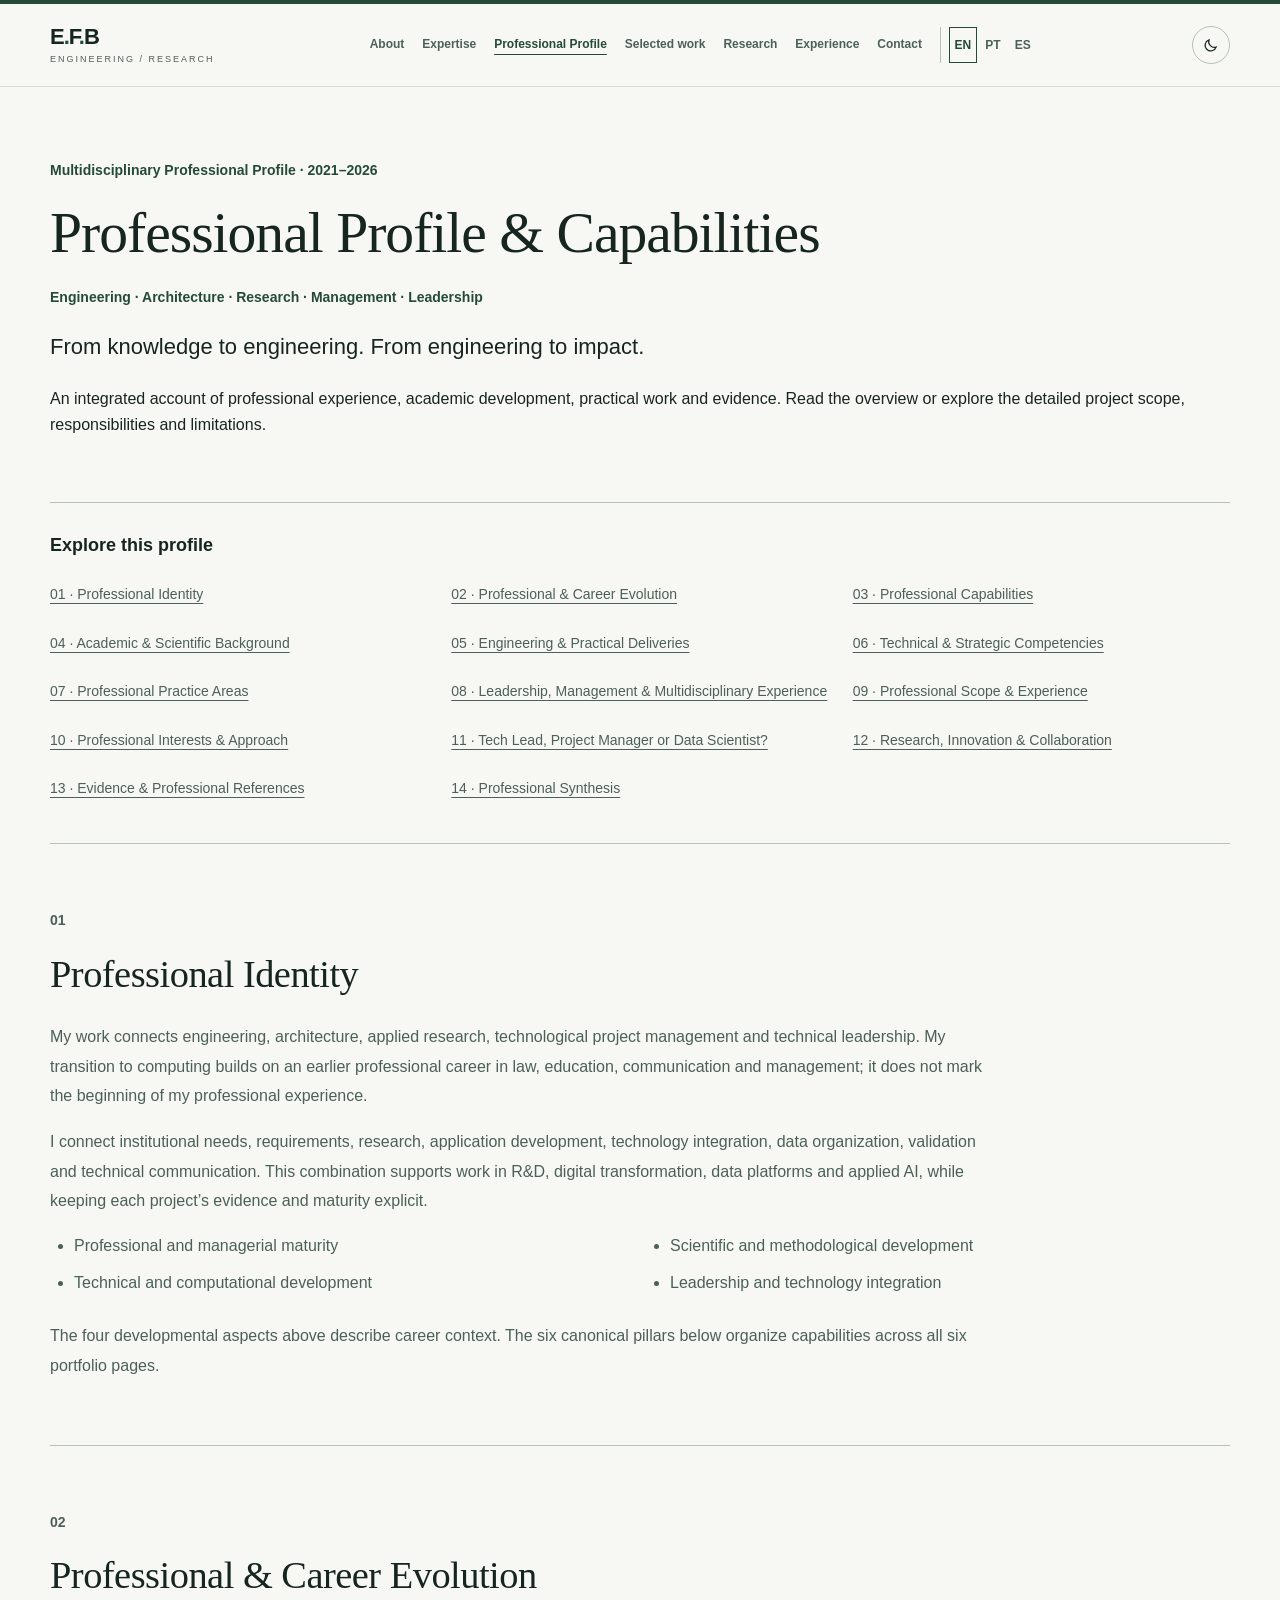
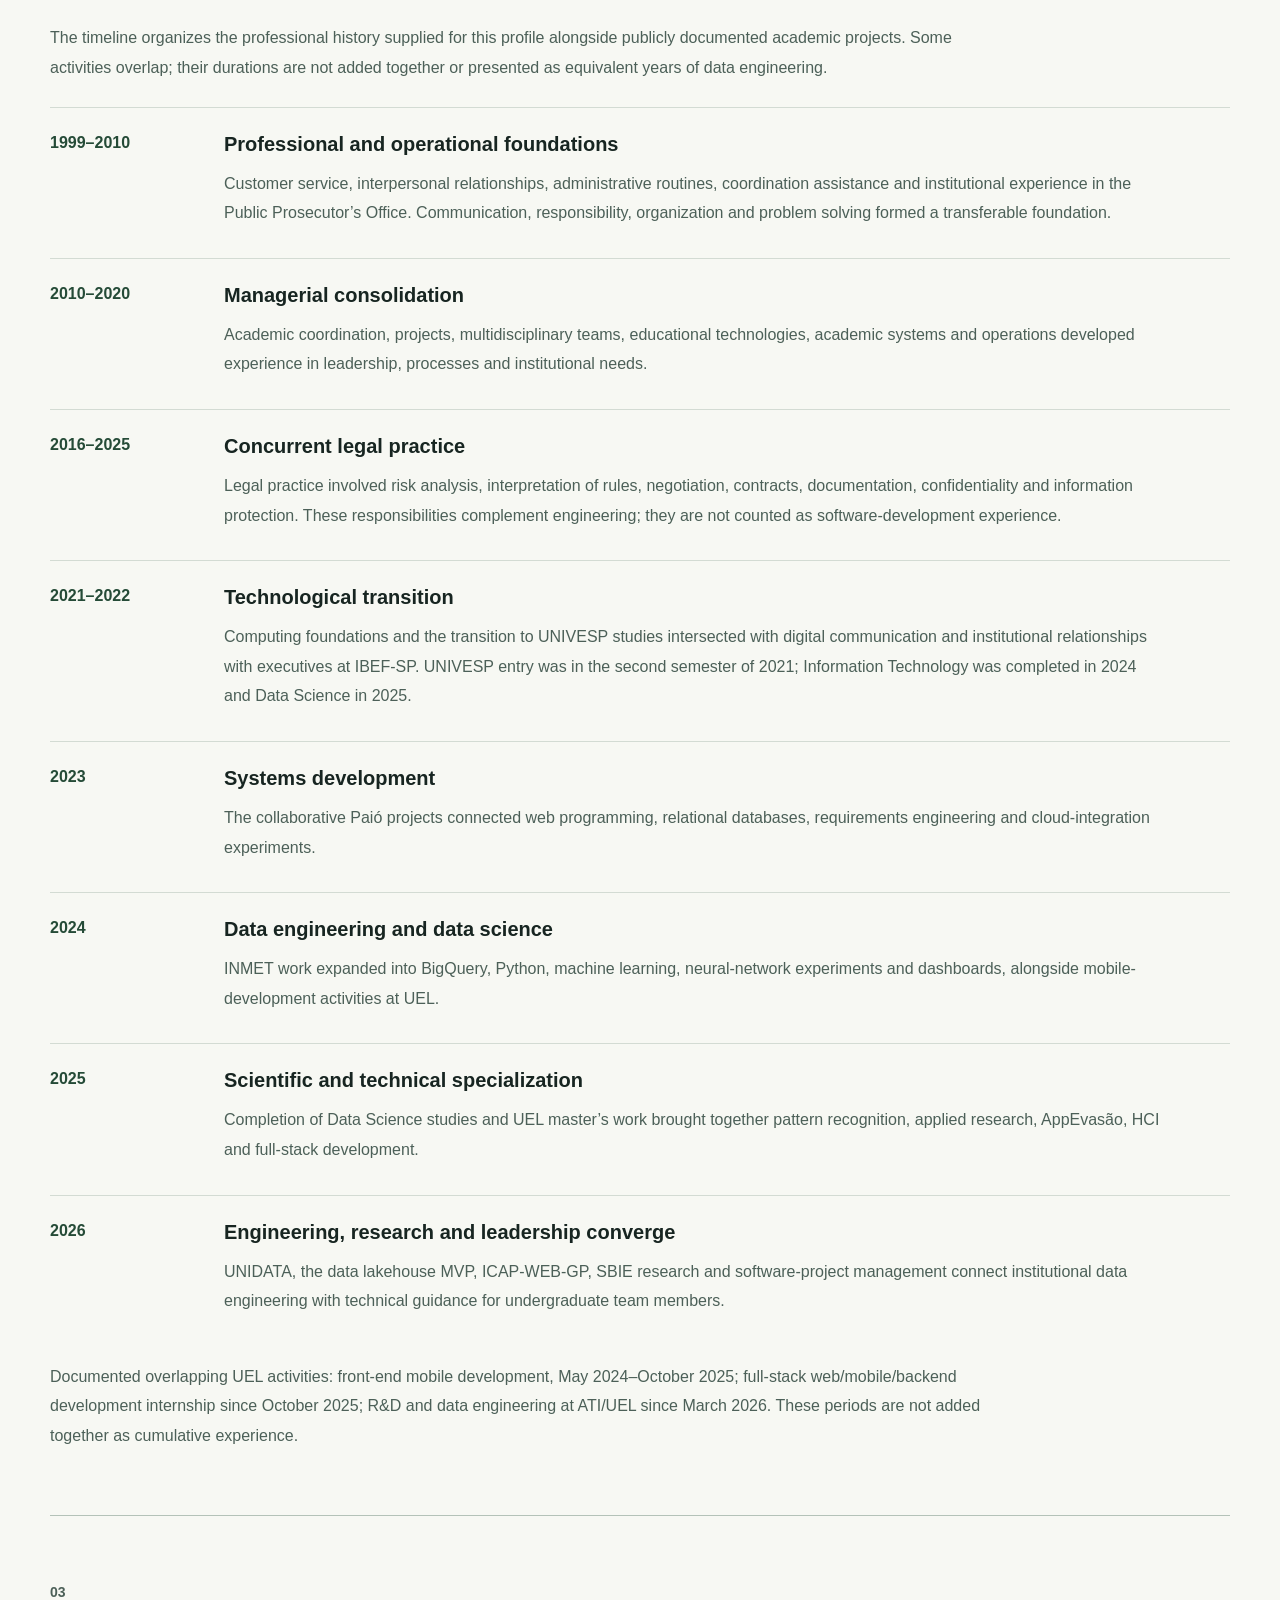
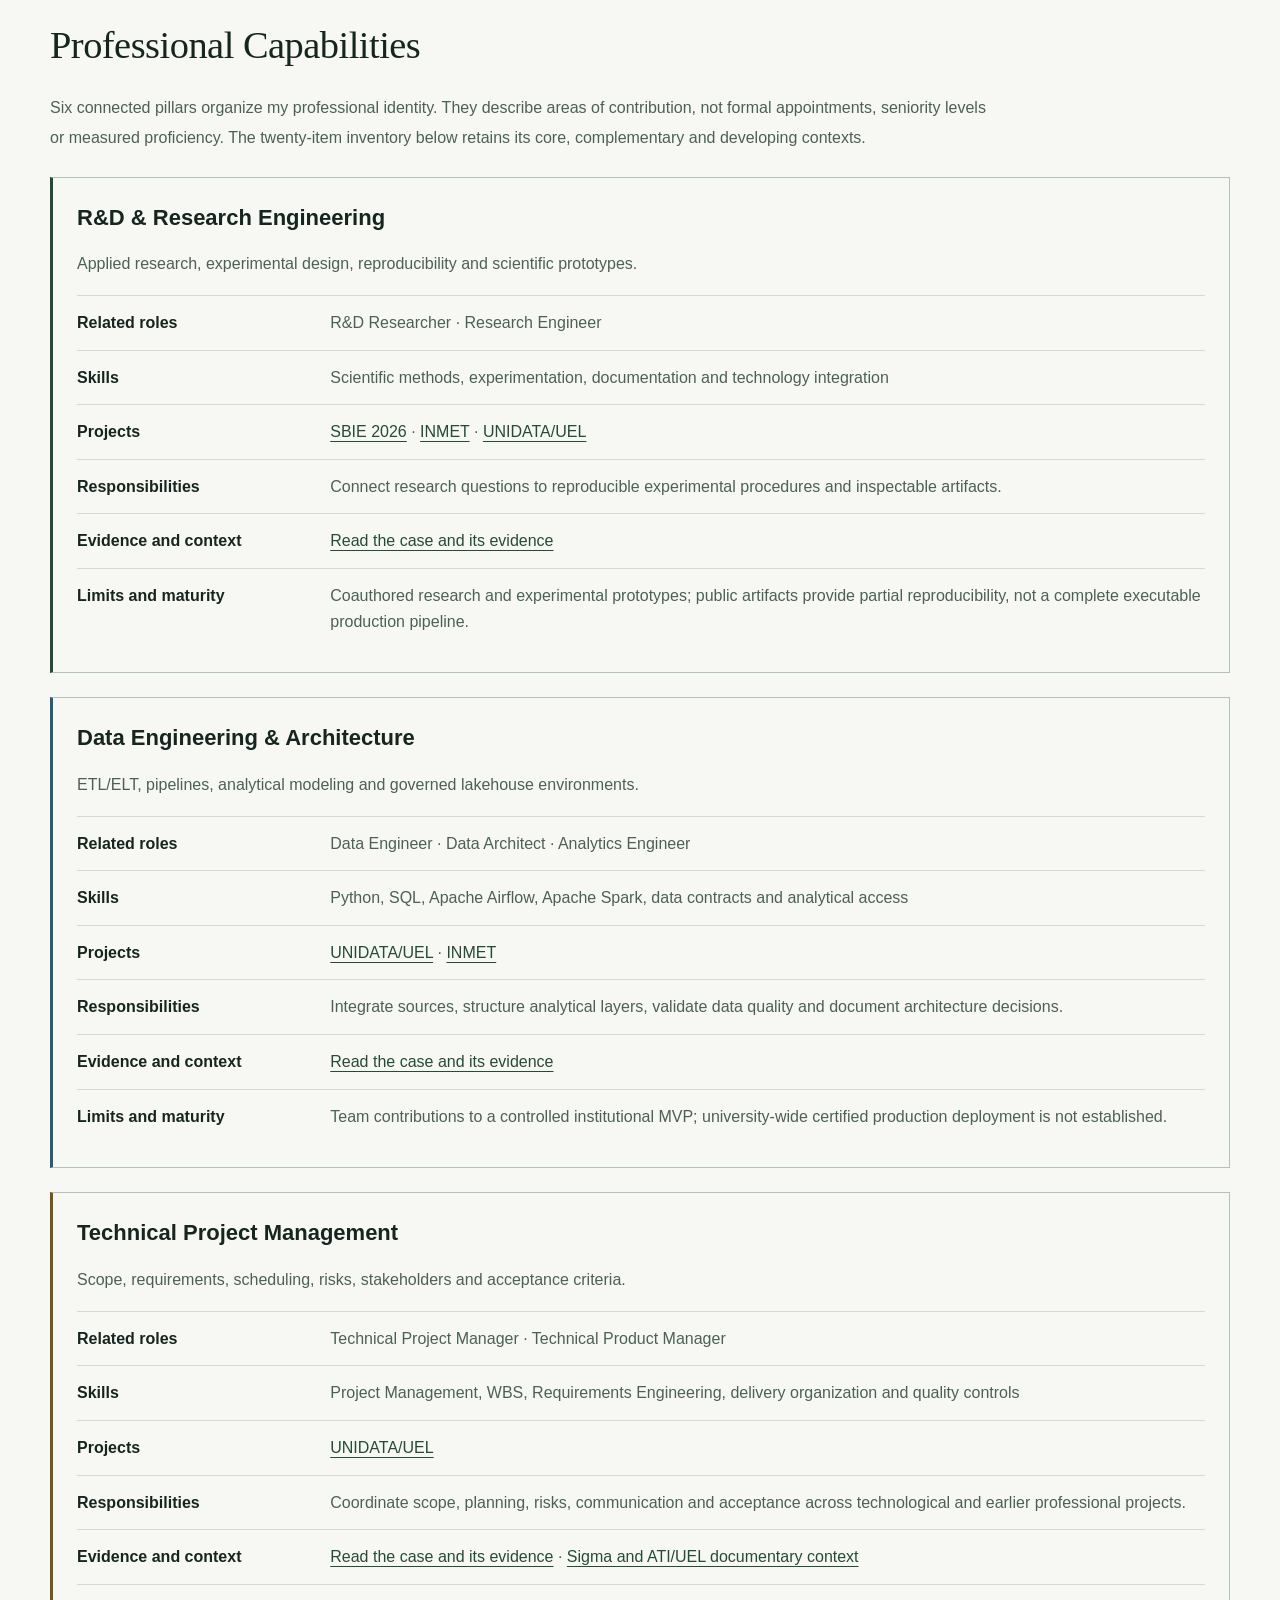
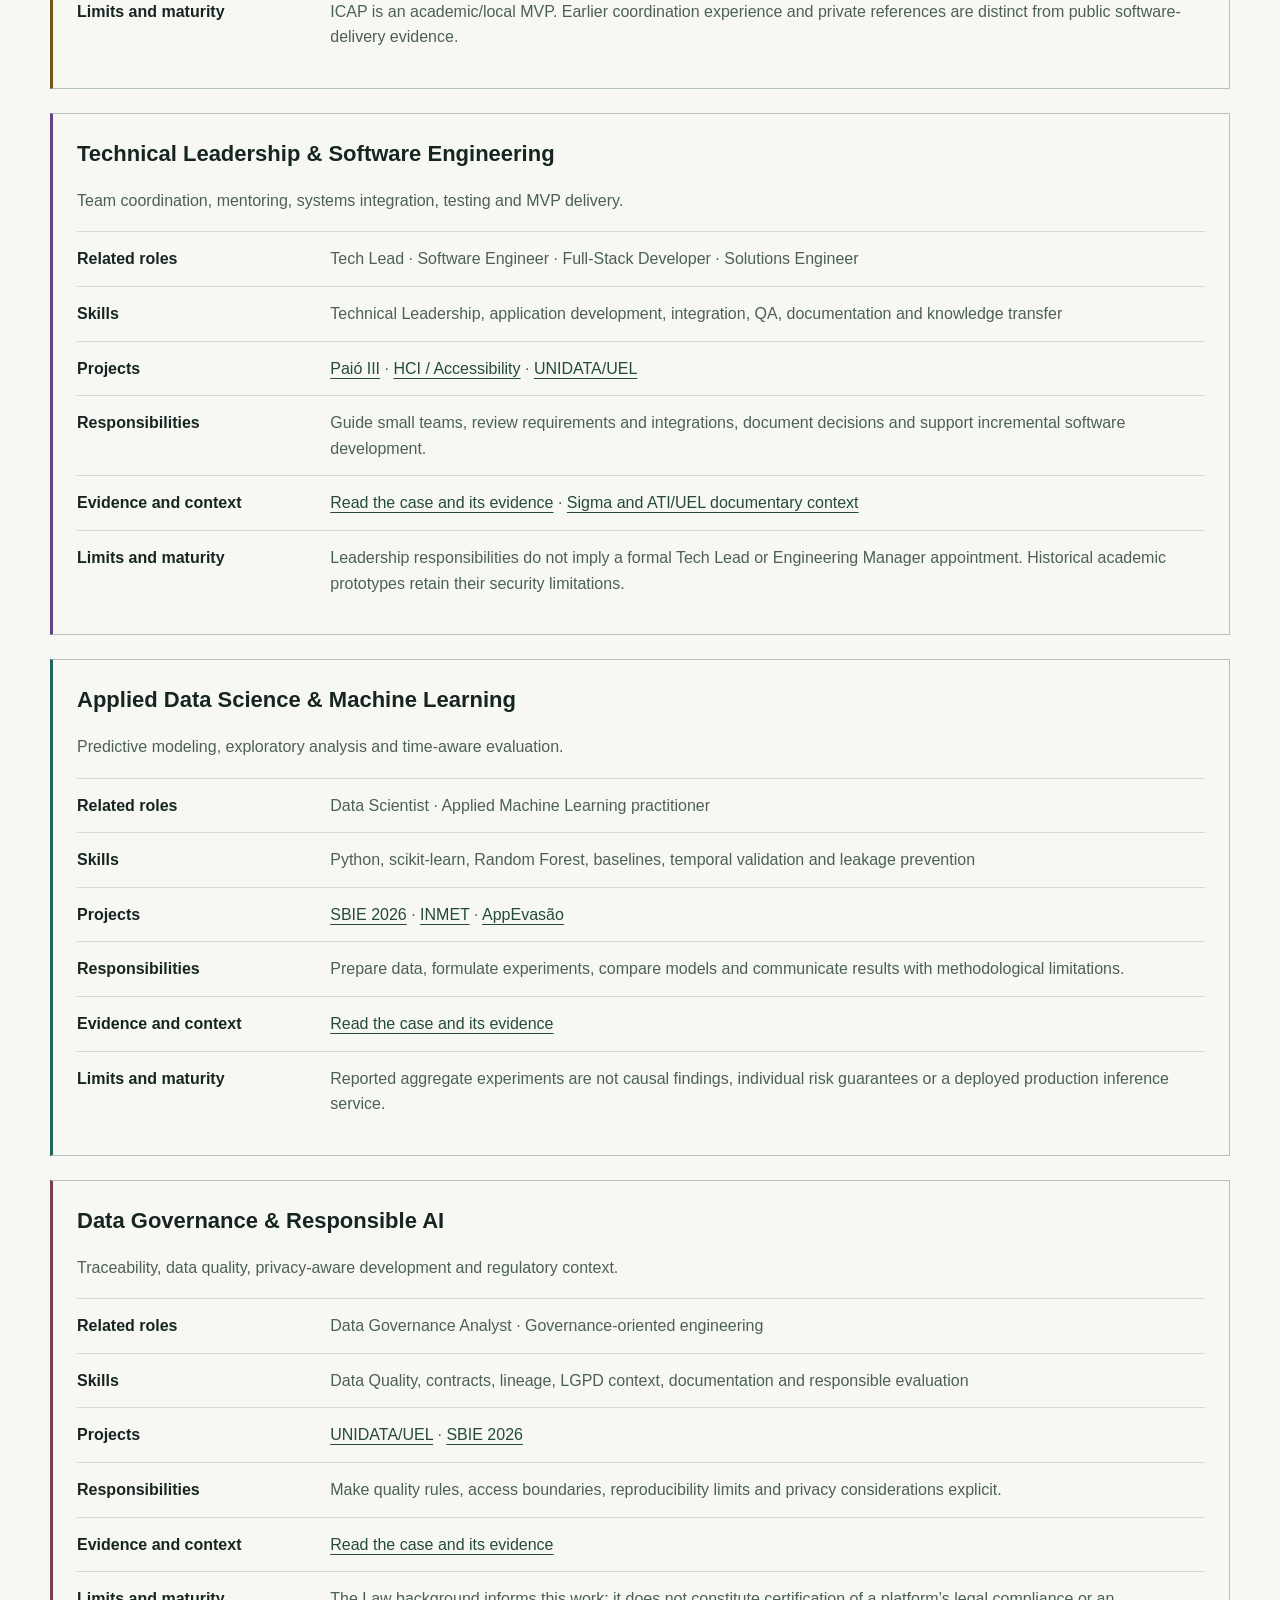
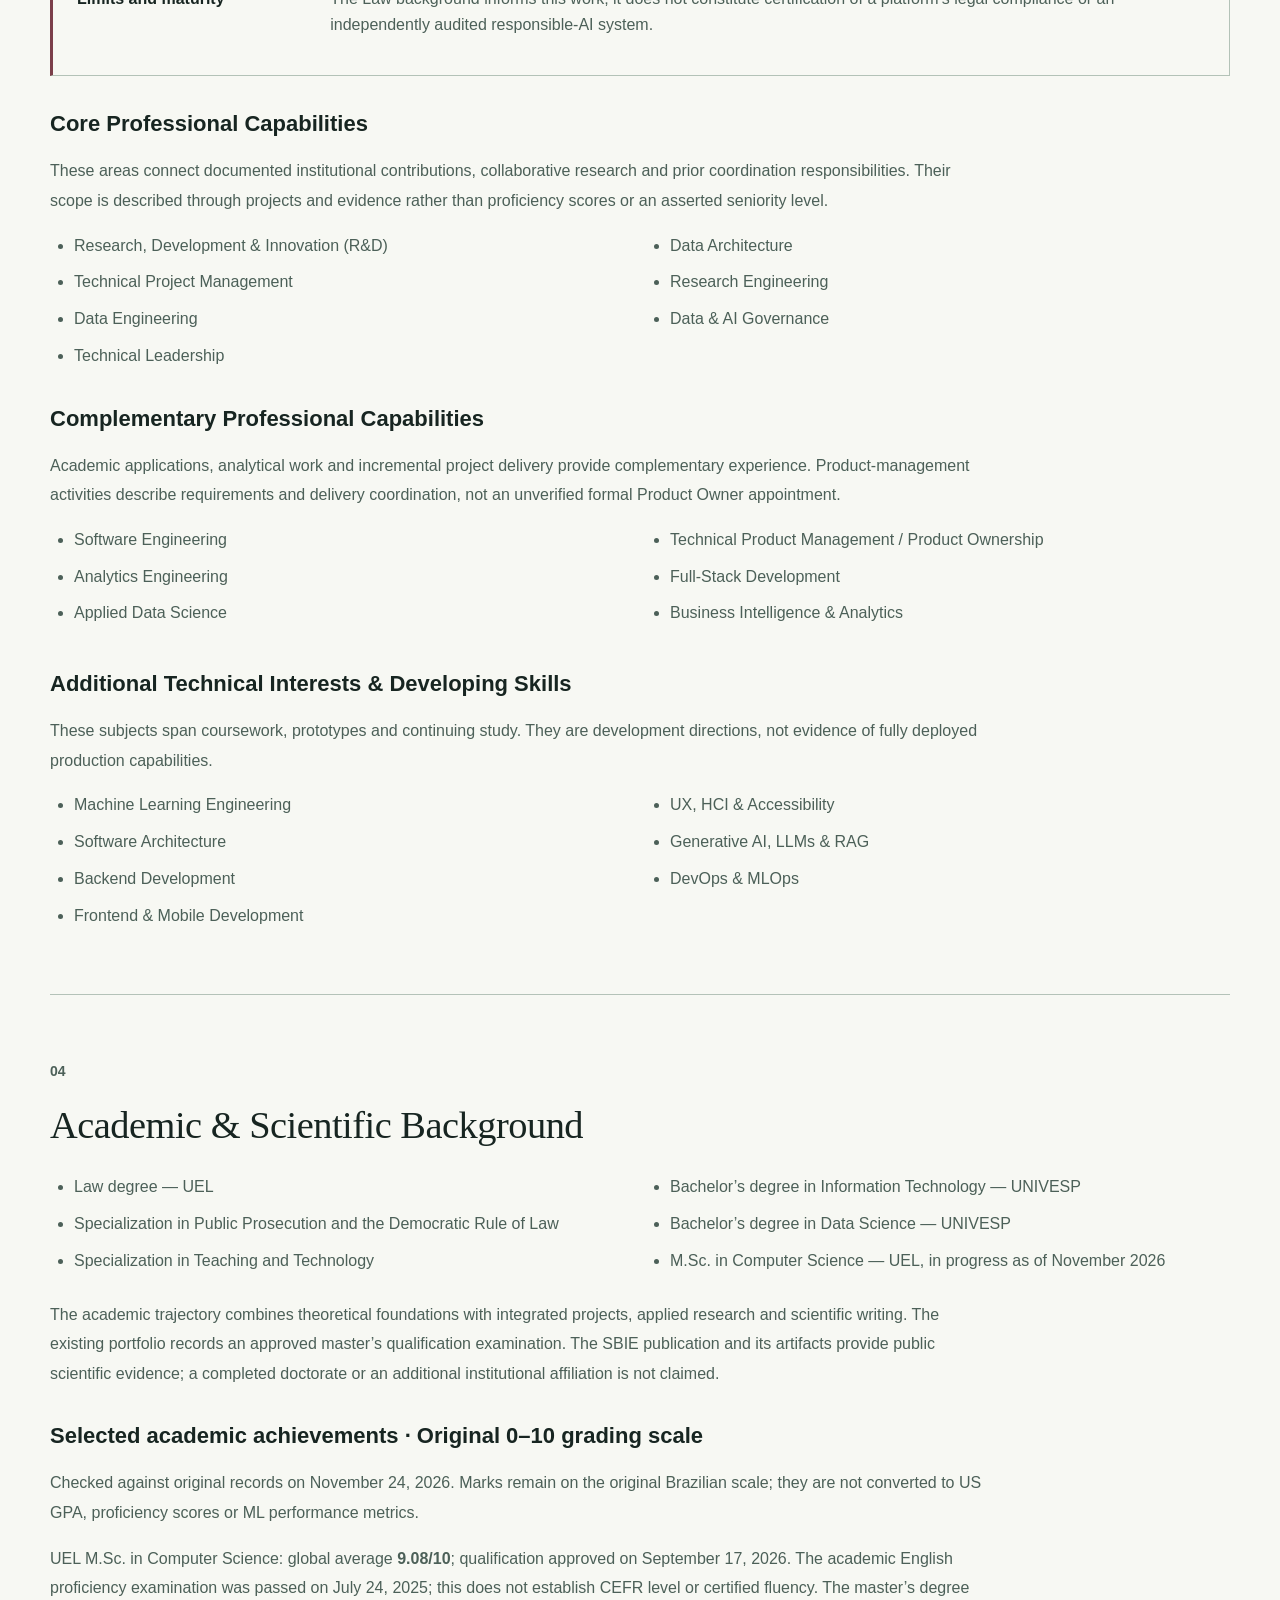
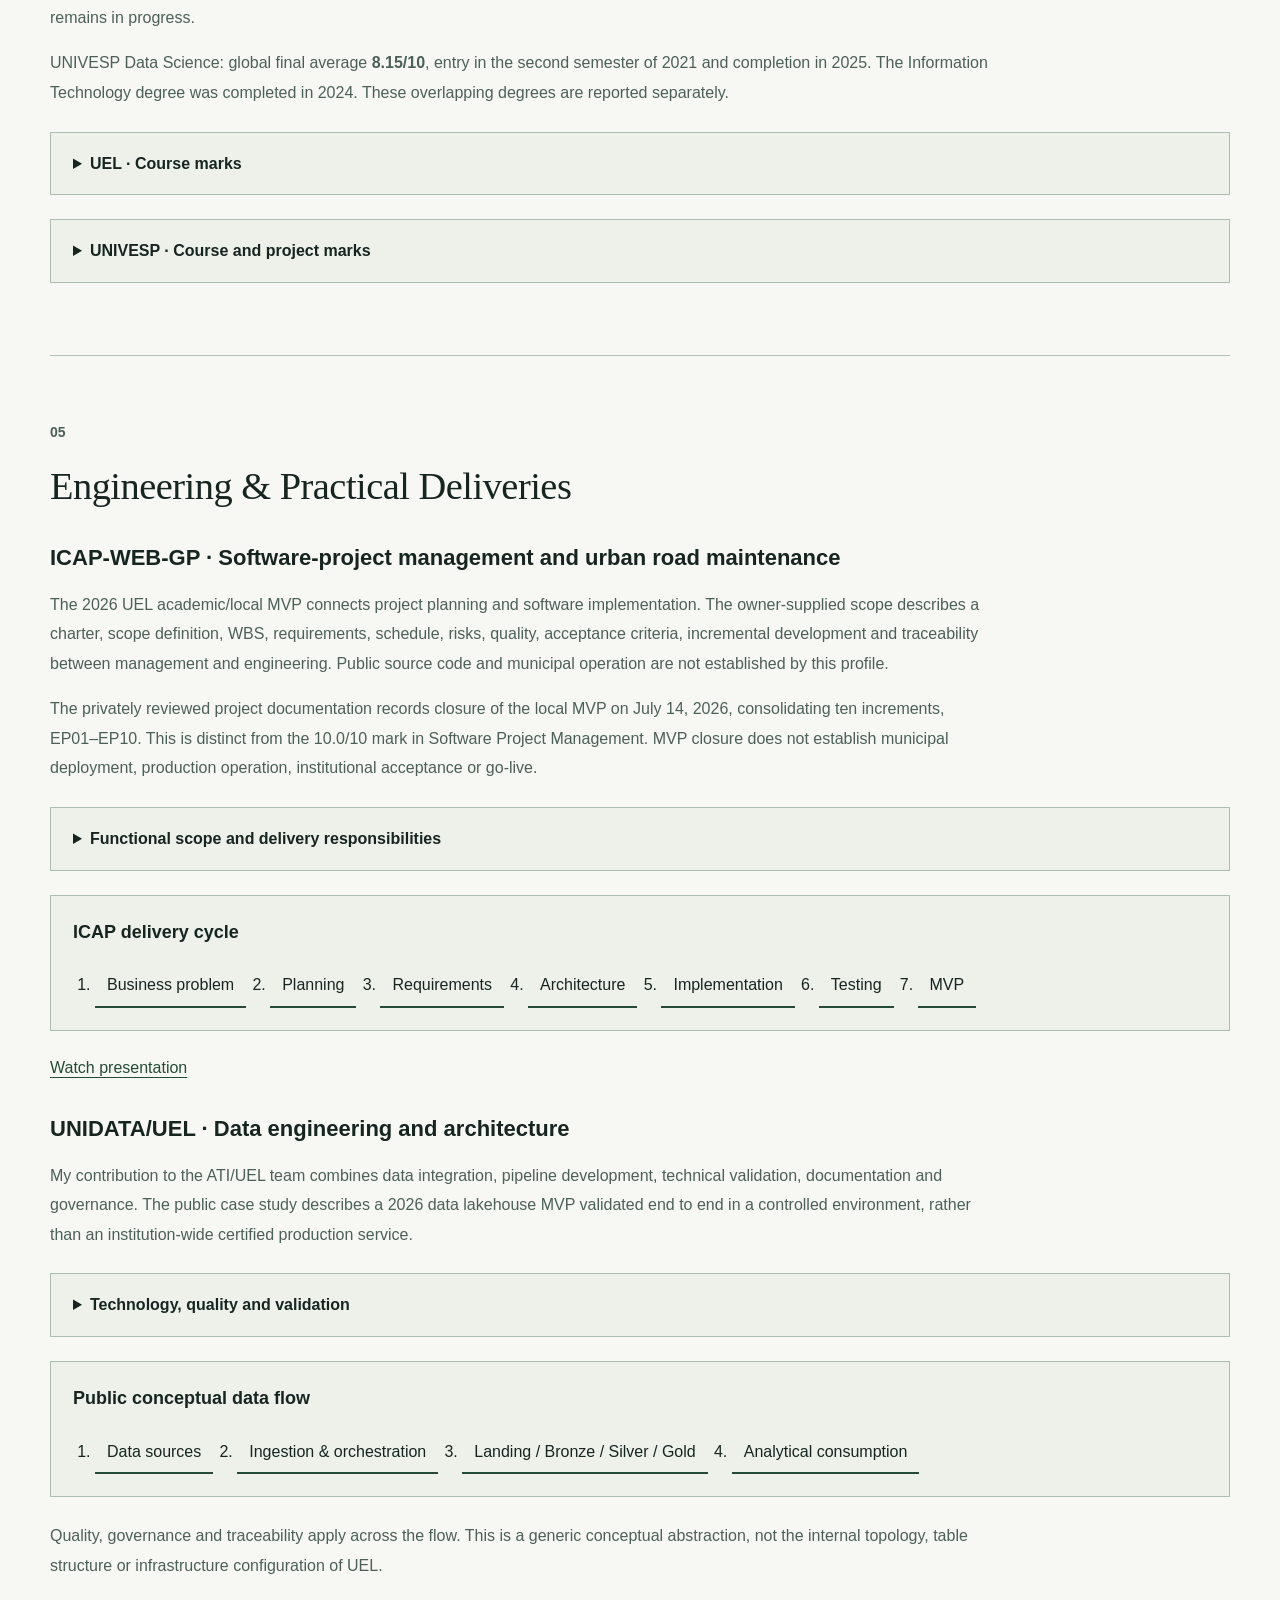
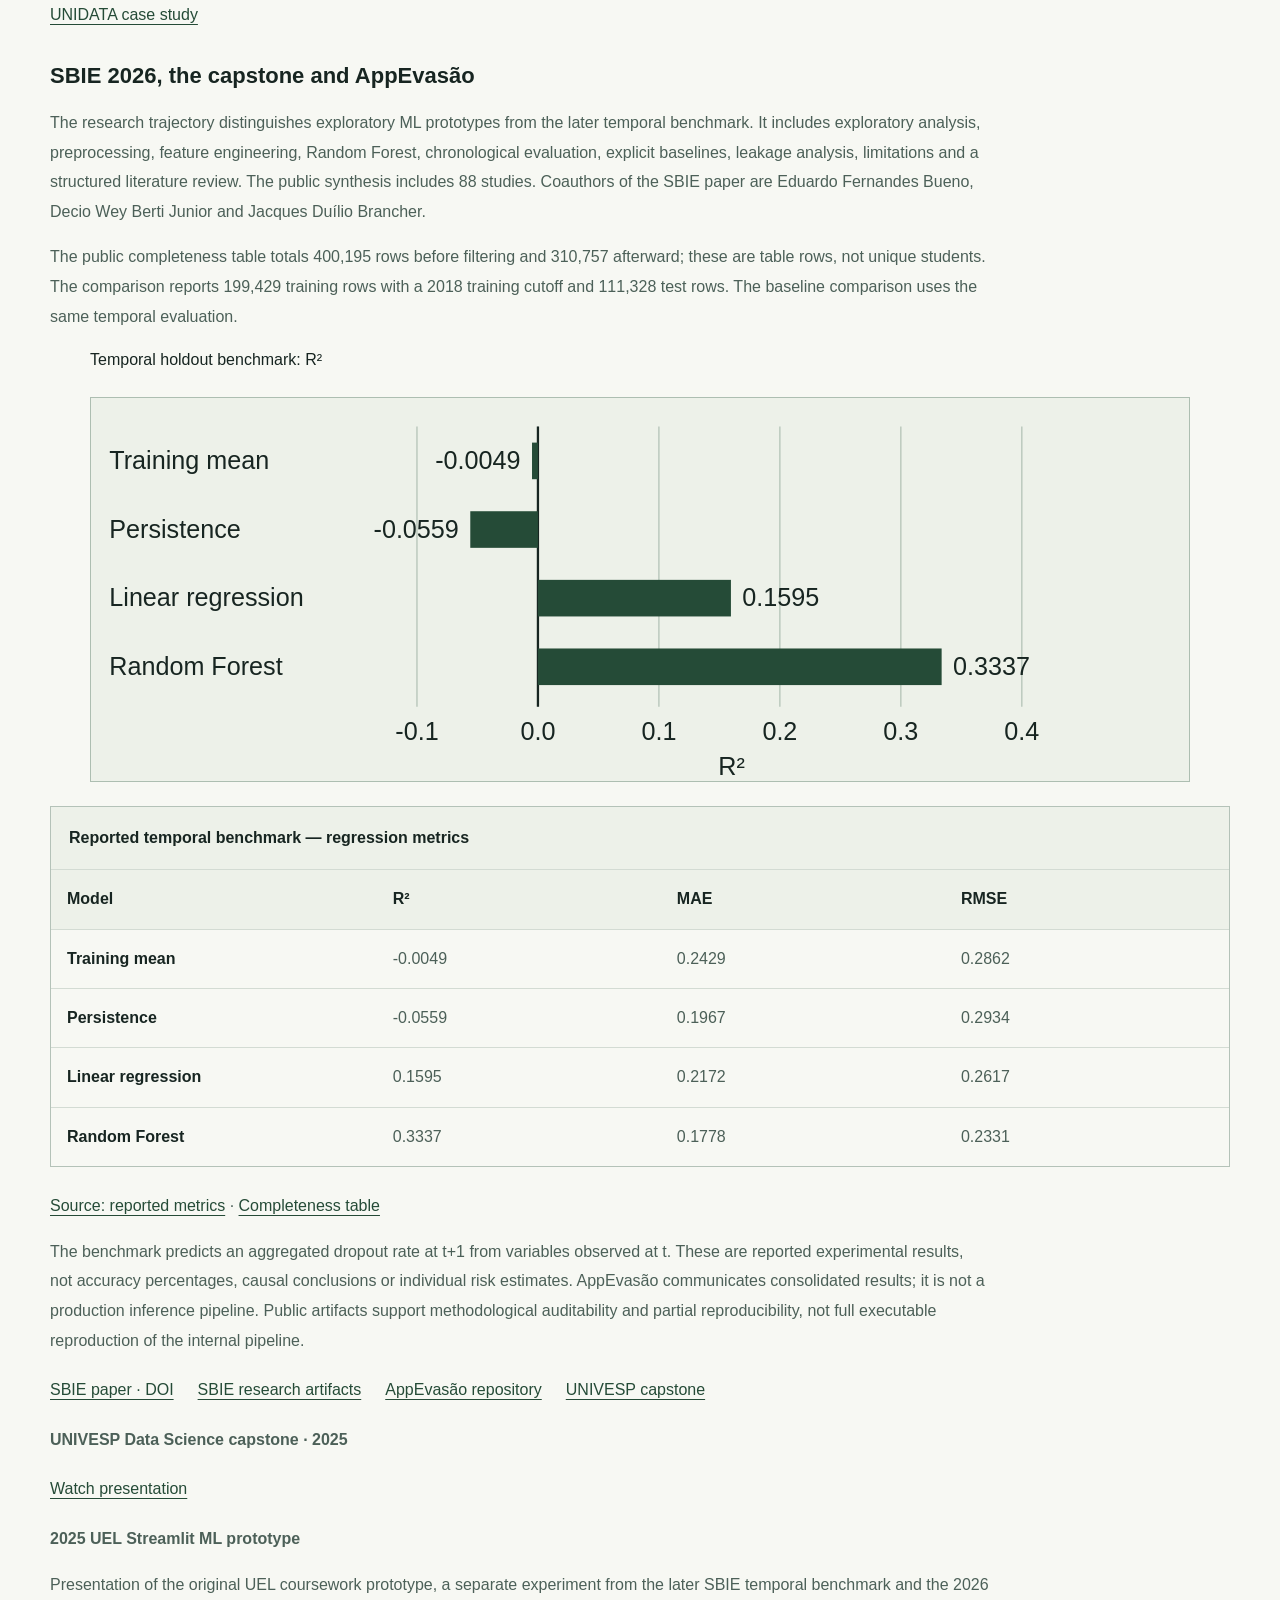
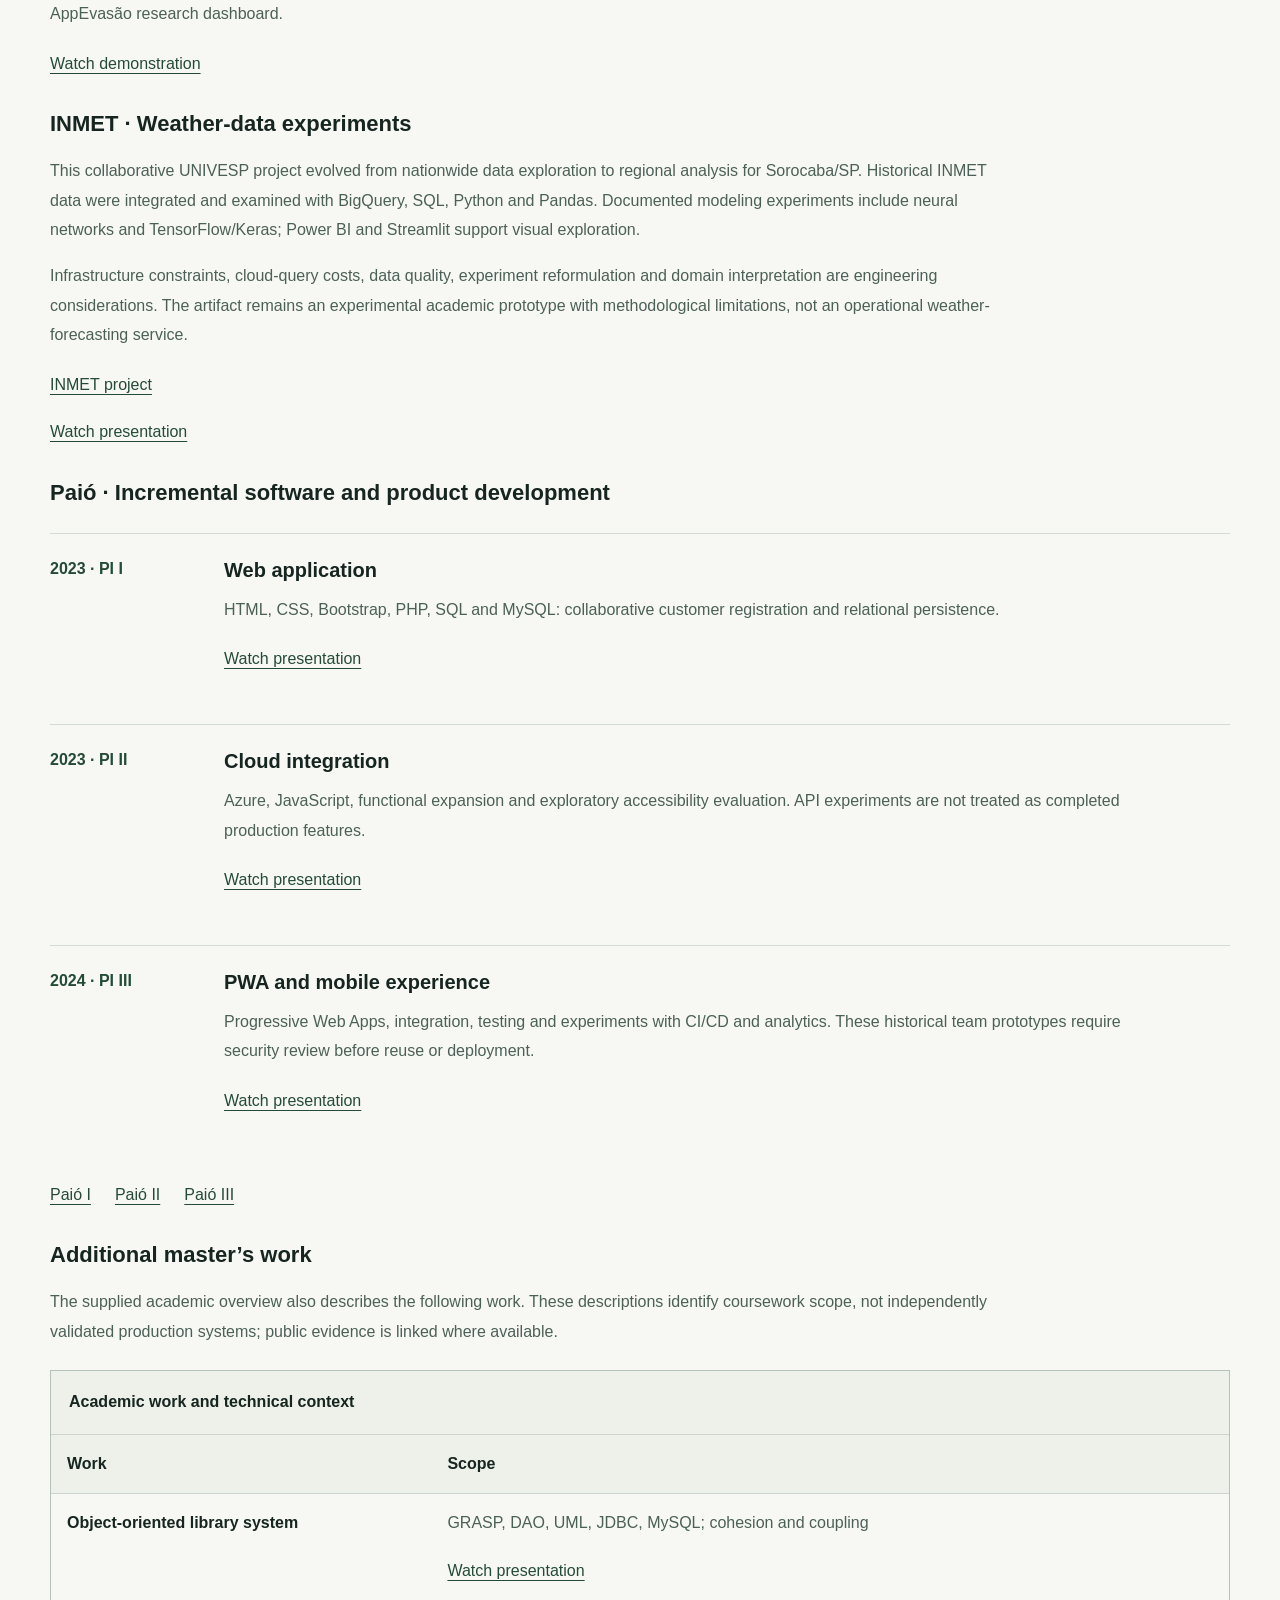
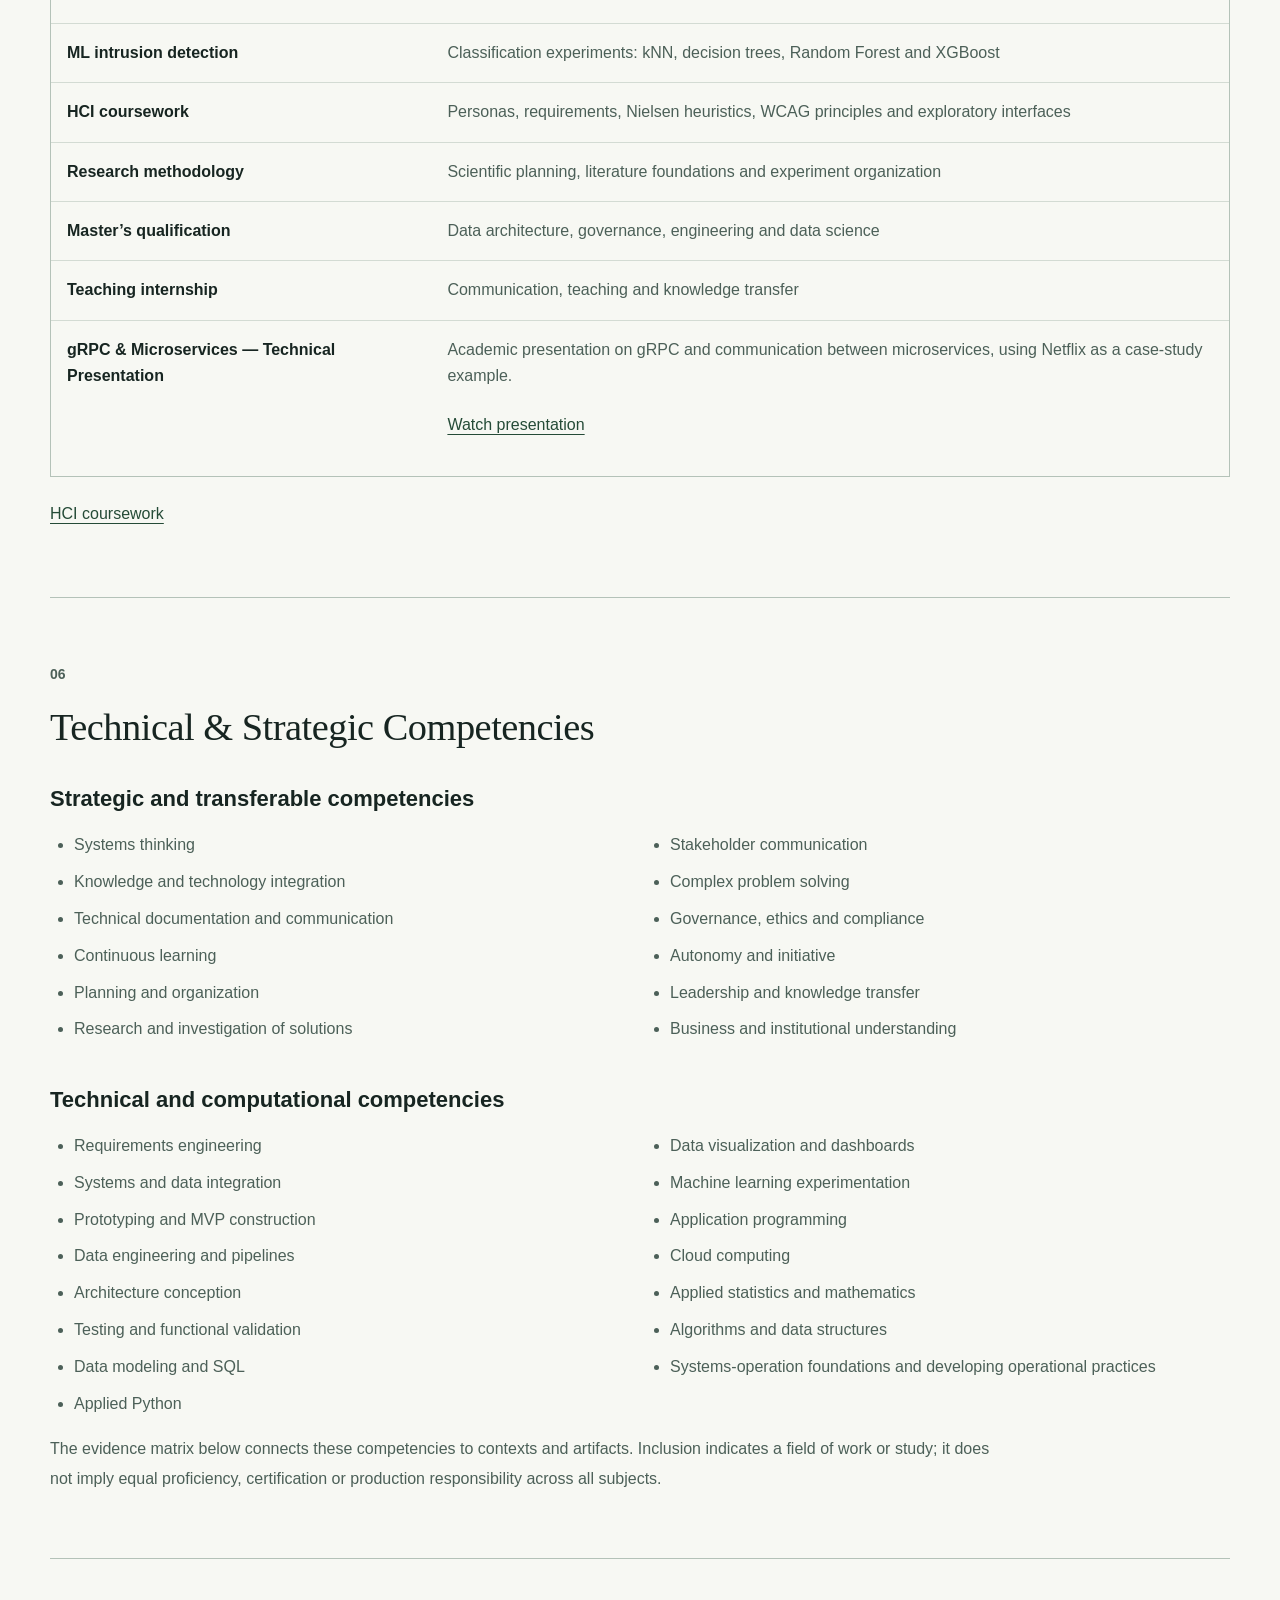
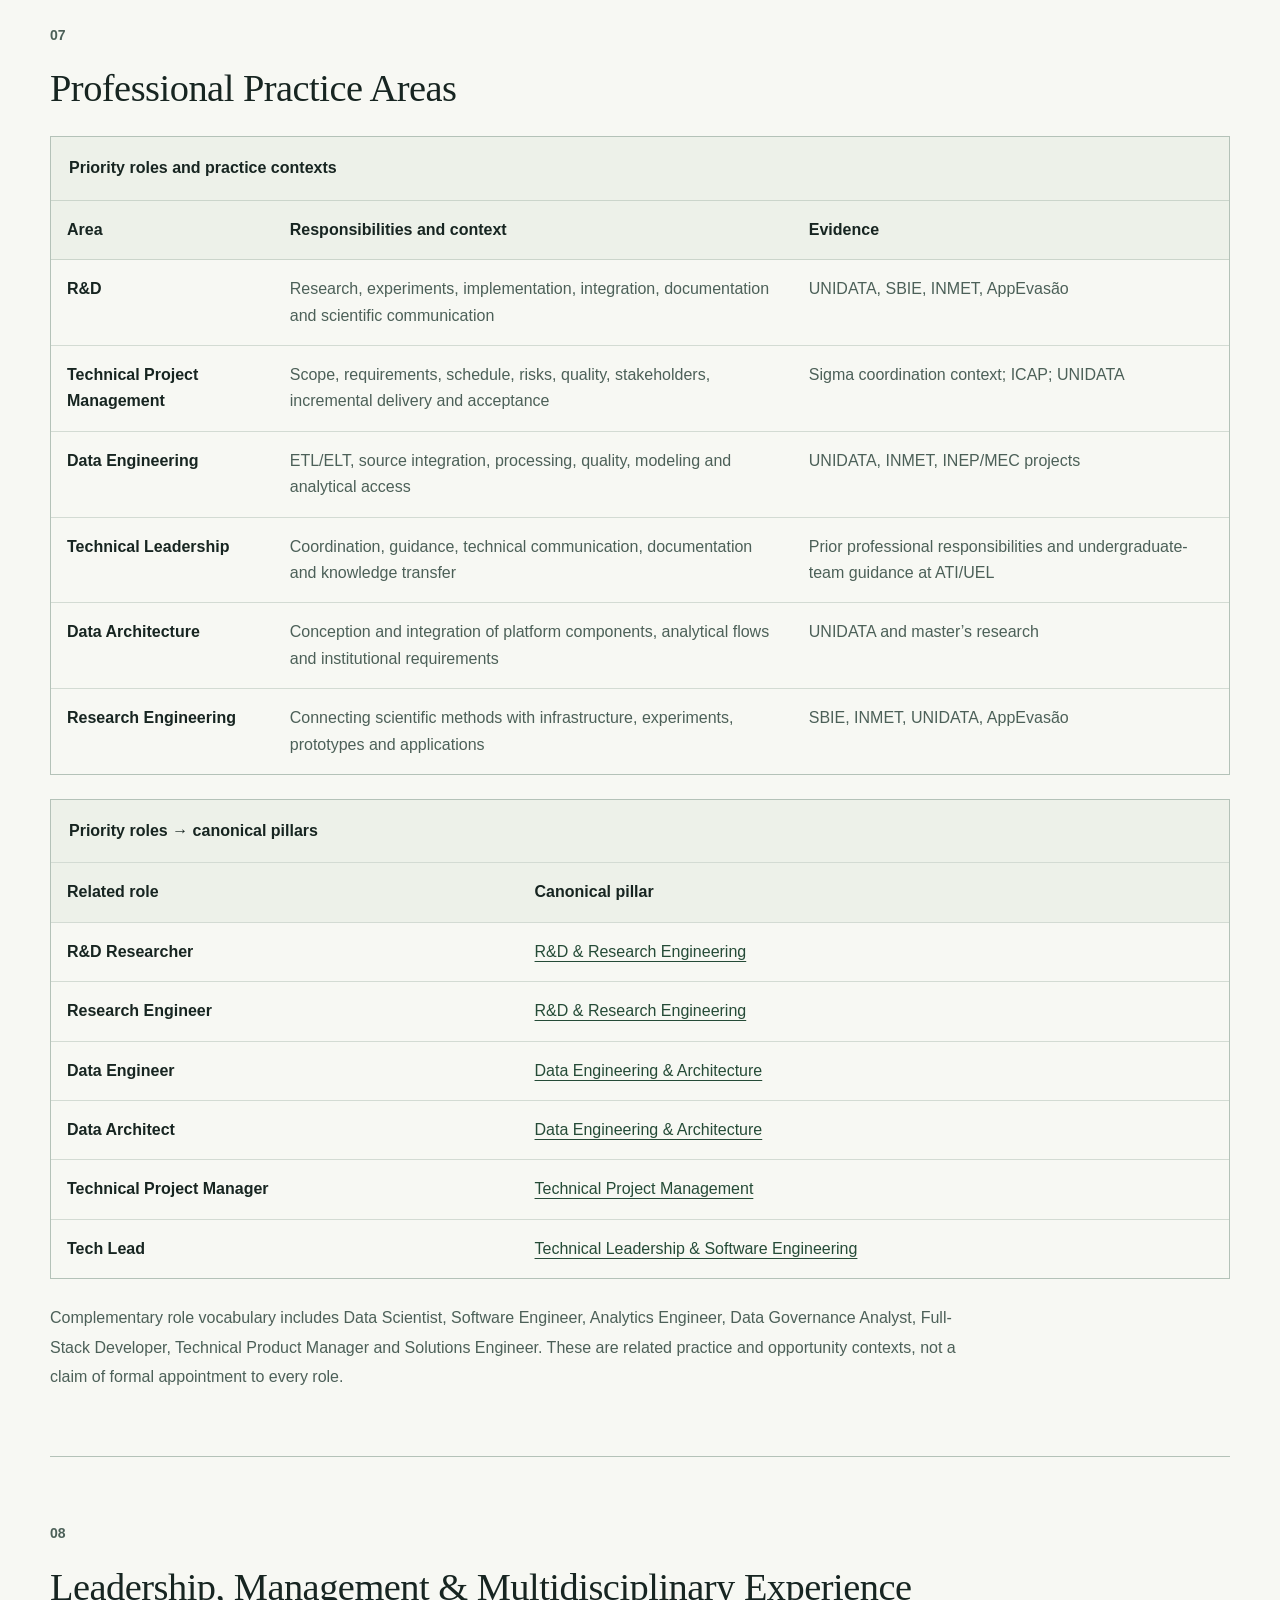
<file: profile/index.html>
<!doctype html>
<html lang="en" data-theme="dark">
<head>
  <meta charset="utf-8">
  <meta name="viewport" content="width=device-width, initial-scale=1">
  <meta name="color-scheme" content="dark light">
  <meta name="description" content="Data Engineer and Data Scientist. Data architecture, applied AI, research engineering, technical project management, leadership and governance. M.Sc. candidate at UEL.">
  <meta name="author" content="Eduardo Fernandes Bueno">
  <meta name="robots" content="index, follow">
  <link rel="canonical" href="https://eduardofernandesbueno.github.io/profile/">
  <link rel="alternate" hreflang="en" href="https://eduardofernandesbueno.github.io/profile/">
  <link rel="alternate" hreflang="pt-BR" href="https://eduardofernandesbueno.github.io/pt/profile/">
  <link rel="alternate" hreflang="es" href="https://eduardofernandesbueno.github.io/es/profile/">
  <link rel="alternate" hreflang="x-default" href="https://eduardofernandesbueno.github.io/profile/">
  <meta property="og:locale" content="en_US">
  <meta property="og:locale:alternate" content="pt_BR">
  <meta property="og:locale:alternate" content="es_ES">
  <meta property="og:type" content="website">
  <meta property="og:site_name" content="Eduardo Fernandes Bueno · Engineering & Research">
  <meta property="og:title" content="Professional Profile | Eduardo Fernandes Bueno — Research, Engineering &amp; Leadership">
  <meta property="og:description" content="Data Engineer and Data Scientist. Data architecture, applied AI, research engineering, technical project management, leadership and governance. M.Sc. candidate at UEL.">
  <meta property="og:url" content="https://eduardofernandesbueno.github.io/profile/">
  <meta name="twitter:card" content="summary">
  <meta name="theme-color" content="#0d171a">
  <link rel="icon" href="/assets/favicon.svg" type="image/svg+xml">
  <link rel="stylesheet" href="/styles.css">
  <link rel="stylesheet" href="/assets/profile/profile.css">
  <title>Professional Profile | Eduardo Fernandes Bueno — Research, Engineering &amp; Leadership</title>
  <script type="application/ld+json">
{
  "@context": "https://schema.org",
  "@graph": [
    {
      "@type": "Person",
      "name": "Eduardo Fernandes Bueno",
      "alternateName": "Eduardo F. Bueno",
      "url": "https://eduardofernandesbueno.github.io/",
      "description": "Data Engineer and Data Scientist. Data architecture, applied AI, research engineering, technical project management, leadership and governance. M.Sc. candidate at UEL.",
      "affiliation": {
        "@type": "CollegeOrUniversity",
        "name": "State University of Londrina",
        "alternateName": "UEL",
        "url": "https://www.uel.br/"
      },
      "alumniOf": [
        {
          "@type": "CollegeOrUniversity",
          "name": "Virtual University of the State of São Paulo",
          "alternateName": "UNIVESP"
        },
        {
          "@type": "CollegeOrUniversity",
          "name": "State University of Londrina",
          "alternateName": "UEL"
        }
      ],
      "knowsAbout": [
        "Research Engineering",
        "Data Engineering",
        "Data Architecture",
        "Technical Project Management",
        "Technical Leadership",
        "Software Engineering",
        "Data Science",
        "Machine Learning",
        "Data Governance",
        "Responsible AI",
        "Educational Data Mining",
        "Learning Analytics"
      ],
      "sameAs": [
        "https://github.com/eduardofernandesbueno",
        "https://www.linkedin.com/in/eduardofernandesbueno/",
        "http://lattes.cnpq.br/8716619580595259",
        "https://orcid.org/0009-0000-8620-0211"
      ],
      "@id": "https://eduardofernandesbueno.github.io/#person"
    },
    {
      "@type": "ProfilePage",
      "@id": "https://eduardofernandesbueno.github.io/profile/#webpage",
      "url": "https://eduardofernandesbueno.github.io/profile/",
      "name": "Professional Profile | Eduardo Fernandes Bueno — Research, Engineering & Leadership",
      "inLanguage": "en",
      "about": {
        "@id": "https://eduardofernandesbueno.github.io/#person"
      },
      "mainEntity": {
        "@id": "https://eduardofernandesbueno.github.io/#person"
      }
    }
  ]
}
  </script>
</head>
<body class="professional-profile taxonomy-harmonized">
  <a class="skip-link" href="#main">Skip to content</a>
  <div class="top-rule" aria-hidden="true"></div>
  <header class="site-header profile-navigation">
    <div class="container header-inner">
      <a class="brand" href="/#home" aria-label="Eduardo Fernandes Bueno — home"><span class="brand-mark" aria-hidden="true">E<span>.</span>F<span>.</span>B</span><span class="brand-caption">ENGINEERING / RESEARCH</span></a>
      <nav class="site-nav" id="site-nav" aria-label="Primary navigation">
        <a href="/#about">About</a><a href="/#expertise">Expertise</a><a class="profile-nav-link" href="/profile/" aria-current="page">Professional Profile</a><a href="/#work">Selected work</a><a href="/#research">Research</a><a href="/#experience">Experience</a><a href="/#contact">Contact</a>
        <div class="language-switcher" role="group" aria-label="Language"><a href="/profile/" lang="en" hreflang="en" data-language-link aria-label="English" aria-current="page">EN</a><a href="/pt/profile/" lang="pt-BR" hreflang="pt-BR" data-language-link aria-label="Português brasileiro">PT</a><a href="/es/profile/" lang="es" hreflang="es" data-language-link aria-label="Español">ES</a></div>
      </nav>
      <div class="header-actions">
        <button class="icon-button" id="theme-toggle" type="button" aria-label="Switch color theme" title="Toggle light/dark mode"><svg aria-hidden="true" viewBox="0 0 24 24" fill="none" stroke="currentColor" stroke-width="1.7"><path d="M20 14.1A8 8 0 0 1 9.9 4 8 8 0 1 0 20 14.1Z"/></svg></button>
        <button class="icon-button mobile-menu" id="menu-toggle" type="button" aria-controls="site-nav" aria-expanded="false" aria-label="Open navigation"><svg aria-hidden="true" viewBox="0 0 24 24" fill="none" stroke="currentColor" stroke-width="1.8"><path d="M4 7h16M4 12h16M4 17h16"/></svg></button>
      </div>
    </div>
  </header>
<main id="main" class="container"><section id="profile-top" class="profile-hero"><p class="profile-kicker">Multidisciplinary Professional Profile · 2021–2026</p><h1>Professional Profile &amp; Capabilities</h1><p class="profile-kicker">Engineering · Architecture · Research · Management · Leadership</p><p class="profile-lead">From knowledge to engineering. From engineering to impact.</p><p>An integrated account of professional experience, academic development, practical work and evidence. Read the overview or explore the detailed project scope, responsibilities and limitations.</p></section><nav class="profile-toc" aria-label="Explore this profile"><h2>Explore this profile</h2><ol><li><a href="#identity">01 · Professional Identity</a></li><li><a href="#evolution">02 · Professional &amp; Career Evolution</a></li><li><a href="#capabilities">03 · Professional Capabilities</a></li><li><a href="#academic">04 · Academic &amp; Scientific Background</a></li><li><a href="#deliveries">05 · Engineering &amp; Practical Deliveries</a></li><li><a href="#competencies">06 · Technical &amp; Strategic Competencies</a></li><li><a href="#practice">07 · Professional Practice Areas</a></li><li><a href="#leadership">08 · Leadership, Management &amp; Multidisciplinary Experience</a></li><li><a href="#scope">09 · Professional Scope &amp; Experience</a></li><li><a href="#approach">10 · Professional Interests &amp; Approach</a></li><li><a href="#dimensions">11 · Tech Lead, Project Manager or Data Scientist?</a></li><li><a href="#collaboration">12 · Research, Innovation &amp; Collaboration</a></li><li><a href="#evidence">13 · Evidence &amp; Professional References</a></li><li><a href="#synthesis">14 · Professional Synthesis</a></li></ol></nav><section id="identity" class="profile-section"><p class="profile-kicker">01</p><h2>Professional Identity</h2><p>My work connects engineering, architecture, applied research, technological project management and technical leadership. My transition to computing builds on an earlier professional career in law, education, communication and management; it does not mark the beginning of my professional experience.</p><p>I connect institutional needs, requirements, research, application development, technology integration, data organization, validation and technical communication. This combination supports work in R&amp;D, digital transformation, data platforms and applied AI, while keeping each project’s evidence and maturity explicit.</p><ul><li>Professional and managerial maturity</li><li>Technical and computational development</li><li>Scientific and methodological development</li><li>Leadership and technology integration</li></ul><p>The four developmental aspects above describe career context. The six canonical pillars below organize capabilities across all six portfolio pages.</p></section><section id="evolution" class="profile-section"><p class="profile-kicker">02</p><h2>Professional &amp; Career Evolution</h2><p>The timeline organizes the professional history supplied for this profile alongside publicly documented academic projects. Some activities overlap; their durations are not added together or presented as equivalent years of data engineering.</p><ol class="profile-timeline"><li><span class="profile-date">1999–2010</span><div><h3>Professional and operational foundations</h3><p>Customer service, interpersonal relationships, administrative routines, coordination assistance and institutional experience in the Public Prosecutor’s Office. Communication, responsibility, organization and problem solving formed a transferable foundation.</p></div></li><li><span class="profile-date">2010–2020</span><div><h3>Managerial consolidation</h3><p>Academic coordination, projects, multidisciplinary teams, educational technologies, academic systems and operations developed experience in leadership, processes and institutional needs.</p></div></li><li><span class="profile-date">2016–2025</span><div><h3>Concurrent legal practice</h3><p>Legal practice involved risk analysis, interpretation of rules, negotiation, contracts, documentation, confidentiality and information protection. These responsibilities complement engineering; they are not counted as software-development experience.</p></div></li><li><span class="profile-date">2021–2022</span><div><h3>Technological transition</h3><p>Computing foundations and the transition to UNIVESP studies intersected with digital communication and institutional relationships with executives at IBEF-SP. UNIVESP entry was in the second semester of 2021; Information Technology was completed in 2024 and Data Science in 2025.</p></div></li><li><span class="profile-date">2023</span><div><h3>Systems development</h3><p>The collaborative Paió projects connected web programming, relational databases, requirements engineering and cloud-integration experiments.</p></div></li><li><span class="profile-date">2024</span><div><h3>Data engineering and data science</h3><p>INMET work expanded into BigQuery, Python, machine learning, neural-network experiments and dashboards, alongside mobile-development activities at UEL.</p></div></li><li><span class="profile-date">2025</span><div><h3>Scientific and technical specialization</h3><p>Completion of Data Science studies and UEL master’s work brought together pattern recognition, applied research, AppEvasão, HCI and full-stack development.</p></div></li><li><span class="profile-date">2026</span><div><h3>Engineering, research and leadership converge</h3><p>UNIDATA, the data lakehouse MVP, ICAP-WEB-GP, SBIE research and software-project management connect institutional data engineering with technical guidance for undergraduate team members.</p></div></li></ol><p>Documented overlapping UEL activities: front-end mobile development, May 2024–October 2025; full-stack web/mobile/backend development internship since October 2025; R&amp;D and data engineering at ATI/UEL since March 2026. These periods are not added together as cumulative experience.</p></section><section id="capabilities" class="profile-section"><p class="profile-kicker">03</p><h2>Professional Capabilities</h2><p>Six connected pillars organize my professional identity. They describe areas of contribution, not formal appointments, seniority levels or measured proficiency. The twenty-item inventory below retains its core, complementary and developing contexts.</p><article class="profile-pillar pillar-research" id="pillar-research"><h3>R&amp;D &amp; Research Engineering</h3><p>Applied research, experimental design, reproducibility and scientific prototypes.</p><dl><div><dt>Related roles</dt><dd>R&amp;D Researcher · Research Engineer</dd></div><div><dt>Skills</dt><dd>Scientific methods, experimentation, documentation and technology integration</dd></div><div><dt>Projects</dt><dd><a href="https://github.com/eduardofernandesbueno/sbie2026-evasao-ensino-superior-artefatos/blob/main/evidencias/tabelas/02_comparacao_baselines_temporal.csv" target="_blank" rel="noopener noreferrer">SBIE 2026</a> · <a href="https://github.com/eduardofernandesbueno/project-04-univesp-inmet-weather-forecasting-2024" target="_blank" rel="noopener noreferrer">INMET</a> · <a href="https://github.com/eduardofernandesbueno/unidata-uel-data-lakehouse-2026" target="_blank" rel="noopener noreferrer">UNIDATA/UEL</a></dd></div><div><dt>Responsibilities</dt><dd>Connect research questions to reproducible experimental procedures and inspectable artifacts.</dd></div><div><dt>Evidence and context</dt><dd><a href="#case-research">Read the case and its evidence</a></dd></div><div><dt>Limits and maturity</dt><dd>Coauthored research and experimental prototypes; public artifacts provide partial reproducibility, not a complete executable production pipeline.</dd></div></dl></article><article class="profile-pillar pillar-data" id="pillar-data"><h3>Data Engineering &amp; Architecture</h3><p>ETL/ELT, pipelines, analytical modeling and governed lakehouse environments.</p><dl><div><dt>Related roles</dt><dd>Data Engineer · Data Architect · Analytics Engineer</dd></div><div><dt>Skills</dt><dd>Python, SQL, Apache Airflow, Apache Spark, data contracts and analytical access</dd></div><div><dt>Projects</dt><dd><a href="https://github.com/eduardofernandesbueno/unidata-uel-data-lakehouse-2026" target="_blank" rel="noopener noreferrer">UNIDATA/UEL</a> · <a href="https://github.com/eduardofernandesbueno/project-04-univesp-inmet-weather-forecasting-2024" target="_blank" rel="noopener noreferrer">INMET</a></dd></div><div><dt>Responsibilities</dt><dd>Integrate sources, structure analytical layers, validate data quality and document architecture decisions.</dd></div><div><dt>Evidence and context</dt><dd><a href="#case-unidata">Read the case and its evidence</a></dd></div><div><dt>Limits and maturity</dt><dd>Team contributions to a controlled institutional MVP; university-wide certified production deployment is not established.</dd></div></dl></article><article class="profile-pillar pillar-projects" id="pillar-projects"><h3>Technical Project Management</h3><p>Scope, requirements, scheduling, risks, stakeholders and acceptance criteria.</p><dl><div><dt>Related roles</dt><dd>Technical Project Manager · Technical Product Manager</dd></div><div><dt>Skills</dt><dd>Project Management, WBS, Requirements Engineering, delivery organization and quality controls</dd></div><div><dt>Projects</dt><dd><a href="https://github.com/eduardofernandesbueno/unidata-uel-data-lakehouse-2026" target="_blank" rel="noopener noreferrer">UNIDATA/UEL</a></dd></div><div><dt>Responsibilities</dt><dd>Coordinate scope, planning, risks, communication and acceptance across technological and earlier professional projects.</dd></div><div><dt>Evidence and context</dt><dd><a href="#case-icap">Read the case and its evidence</a> · <a href="#leadership">Sigma and ATI/UEL documentary context</a></dd></div><div><dt>Limits and maturity</dt><dd>ICAP is an academic/local MVP. Earlier coordination experience and private references are distinct from public software-delivery evidence.</dd></div></dl></article><article class="profile-pillar pillar-leadership" id="pillar-leadership"><h3>Technical Leadership &amp; Software Engineering</h3><p>Team coordination, mentoring, systems integration, testing and MVP delivery.</p><dl><div><dt>Related roles</dt><dd>Tech Lead · Software Engineer · Full-Stack Developer · Solutions Engineer</dd></div><div><dt>Skills</dt><dd>Technical Leadership, application development, integration, QA, documentation and knowledge transfer</dd></div><div><dt>Projects</dt><dd><a href="https://github.com/eduardofernandesbueno/project-03-univesp-paio-pwa-cloud-app-2024" target="_blank" rel="noopener noreferrer">Paió III</a> · <a href="https://github.com/eduardofernandesbueno/uel-hci-educational-dashboard-2025" target="_blank" rel="noopener noreferrer">HCI / Accessibility</a> · <a href="https://github.com/eduardofernandesbueno/unidata-uel-data-lakehouse-2026" target="_blank" rel="noopener noreferrer">UNIDATA/UEL</a></dd></div><div><dt>Responsibilities</dt><dd>Guide small teams, review requirements and integrations, document decisions and support incremental software development.</dd></div><div><dt>Evidence and context</dt><dd><a href="#case-paio">Read the case and its evidence</a> · <a href="#leadership">Sigma and ATI/UEL documentary context</a></dd></div><div><dt>Limits and maturity</dt><dd>Leadership responsibilities do not imply a formal Tech Lead or Engineering Manager appointment. Historical academic prototypes retain their security limitations.</dd></div></dl></article><article class="profile-pillar pillar-ml" id="pillar-ml"><h3>Applied Data Science &amp; Machine Learning</h3><p>Predictive modeling, exploratory analysis and time-aware evaluation.</p><dl><div><dt>Related roles</dt><dd>Data Scientist · Applied Machine Learning practitioner</dd></div><div><dt>Skills</dt><dd>Python, scikit-learn, Random Forest, baselines, temporal validation and leakage prevention</dd></div><div><dt>Projects</dt><dd><a href="https://github.com/eduardofernandesbueno/sbie2026-evasao-ensino-superior-artefatos/blob/main/evidencias/tabelas/02_comparacao_baselines_temporal.csv" target="_blank" rel="noopener noreferrer">SBIE 2026</a> · <a href="https://github.com/eduardofernandesbueno/project-04-univesp-inmet-weather-forecasting-2024" target="_blank" rel="noopener noreferrer">INMET</a> · <a href="https://github.com/eduardofernandesbueno/appevasao-sbie-deploy" target="_blank" rel="noopener noreferrer">AppEvasão</a></dd></div><div><dt>Responsibilities</dt><dd>Prepare data, formulate experiments, compare models and communicate results with methodological limitations.</dd></div><div><dt>Evidence and context</dt><dd><a href="#case-research">Read the case and its evidence</a></dd></div><div><dt>Limits and maturity</dt><dd>Reported aggregate experiments are not causal findings, individual risk guarantees or a deployed production inference service.</dd></div></dl></article><article class="profile-pillar pillar-governance" id="pillar-governance"><h3>Data Governance &amp; Responsible AI</h3><p>Traceability, data quality, privacy-aware development and regulatory context.</p><dl><div><dt>Related roles</dt><dd>Data Governance Analyst · Governance-oriented engineering</dd></div><div><dt>Skills</dt><dd>Data Quality, contracts, lineage, LGPD context, documentation and responsible evaluation</dd></div><div><dt>Projects</dt><dd><a href="https://github.com/eduardofernandesbueno/unidata-uel-data-lakehouse-2026" target="_blank" rel="noopener noreferrer">UNIDATA/UEL</a> · <a href="https://github.com/eduardofernandesbueno/sbie2026-evasao-ensino-superior-artefatos/blob/main/evidencias/tabelas/02_comparacao_baselines_temporal.csv" target="_blank" rel="noopener noreferrer">SBIE 2026</a></dd></div><div><dt>Responsibilities</dt><dd>Make quality rules, access boundaries, reproducibility limits and privacy considerations explicit.</dd></div><div><dt>Evidence and context</dt><dd><a href="#case-unidata">Read the case and its evidence</a></dd></div><div><dt>Limits and maturity</dt><dd>The Law background informs this work; it does not constitute certification of a platform’s legal compliance or an independently audited responsible-AI system.</dd></div></dl></article><h3>Core Professional Capabilities</h3><p>These areas connect documented institutional contributions, collaborative research and prior coordination responsibilities. Their scope is described through projects and evidence rather than proficiency scores or an asserted seniority level.</p><ul><li>Research, Development &amp; Innovation (R&amp;D)</li><li>Technical Project Management</li><li>Data Engineering</li><li>Technical Leadership</li><li>Data Architecture</li><li>Research Engineering</li><li>Data &amp; AI Governance</li></ul><h3>Complementary Professional Capabilities</h3><p>Academic applications, analytical work and incremental project delivery provide complementary experience. Product-management activities describe requirements and delivery coordination, not an unverified formal Product Owner appointment.</p><ul><li>Software Engineering</li><li>Analytics Engineering</li><li>Applied Data Science</li><li>Technical Product Management / Product Ownership</li><li>Full-Stack Development</li><li>Business Intelligence &amp; Analytics</li></ul><h3>Additional Technical Interests &amp; Developing Skills</h3><p>These subjects span coursework, prototypes and continuing study. They are development directions, not evidence of fully deployed production capabilities.</p><ul><li>Machine Learning Engineering</li><li>Software Architecture</li><li>Backend Development</li><li>Frontend &amp; Mobile Development</li><li>UX, HCI &amp; Accessibility</li><li>Generative AI, LLMs &amp; RAG</li><li>DevOps &amp; MLOps</li></ul></section><section id="academic" class="profile-section"><p class="profile-kicker">04</p><h2>Academic &amp; Scientific Background</h2><ul><li>Law degree — UEL</li><li>Specialization in Public Prosecution and the Democratic Rule of Law</li><li>Specialization in Teaching and Technology</li><li>Bachelor’s degree in Information Technology — UNIVESP</li><li>Bachelor’s degree in Data Science — UNIVESP</li><li>M.Sc. in Computer Science — UEL, in progress as of November 2026</li></ul><p>The academic trajectory combines theoretical foundations with integrated projects, applied research and scientific writing. The existing portfolio records an approved master’s qualification examination. The SBIE publication and its artifacts provide public scientific evidence; a completed doctorate or an additional institutional affiliation is not claimed.</p><h3>Selected academic achievements · Original 0–10 grading scale</h3><p>Checked against original records on November 24, 2026. Marks remain on the original Brazilian scale; they are not converted to US GPA, proficiency scores or ML performance metrics.</p><p>UEL M.Sc. in Computer Science: global average <strong>9.08/10</strong>; qualification approved on September 17, 2026. The academic English proficiency examination was passed on July 24, 2025; this does not establish CEFR level or certified fluency. The master’s degree remains in progress.</p><p>UNIVESP Data Science: global final average <strong>8.15/10</strong>, entry in the second semester of 2021 and completion in 2025. The Information Technology degree was completed in 2024. These overlapping degrees are reported separately.</p><details><summary>UEL · Course marks</summary><div class="profile-table-wrap" tabindex="0" role="region" aria-label="UEL · Selected academic achievements · Original 0–10 grading scale"><table><caption>UEL · Selected academic achievements · Original 0–10 grading scale</caption><thead><tr><th scope="col">Course / academic project</th><th scope="col">Mark / 10</th></tr></thead><tbody><tr><th scope="row">Software Project Management</th><td>10.0</td></tr><tr><th scope="row">Human–Computer Interaction Project</th><td>10.0</td></tr><tr><th scope="row">Undergraduate Teaching Internship</th><td>10.0</td></tr><tr><th scope="row">Directed Study I</th><td>10.0</td></tr><tr><th scope="row">Directed Study II</th><td>10.0</td></tr><tr><th scope="row">Computing Research Methodology</th><td>9.5</td></tr><tr><th scope="row">Software Engineering</th><td>8.4</td></tr><tr><th scope="row">Pattern Recognition</th><td>8.2</td></tr><tr><th scope="row">Algorithms &amp; Data Structures</th><td>7.0</td></tr></tbody></table></div></details><details><summary>UNIVESP · Course and project marks</summary><div class="profile-table-wrap" tabindex="0" role="region" aria-label="UNIVESP · Selected academic achievements · Original 0–10 grading scale"><table><caption>UNIVESP · Selected academic achievements · Original 0–10 grading scale</caption><thead><tr><th scope="col">Course / academic project</th><th scope="col">Mark / 10</th></tr></thead><tbody><tr><th scope="row">Data Science Capstone</th><td>10.0</td></tr><tr><th scope="row">Integrated Project I</th><td>10.0</td></tr><tr><th scope="row">Computational Visualization</th><td>10.0</td></tr><tr><th scope="row">Computing and Society Impacts</th><td>10.0</td></tr><tr><th scope="row">Integrated Project IV · INMET</th><td>9.9</td></tr><tr><th scope="row">Integrated Project III · Paió</th><td>9.8</td></tr><tr><th scope="row">Deep Learning</th><td>9.4</td></tr><tr><th scope="row">Neural Networks</th><td>9.4</td></tr><tr><th scope="row">Computer Vision</th><td>9.4</td></tr><tr><th scope="row">Natural Language Processing</th><td>9.4</td></tr><tr><th scope="row">Machine Learning</th><td>8.8</td></tr><tr><th scope="row">Scalable Computing</th><td>8.8</td></tr><tr><th scope="row">Infrastructure for Software Systems</th><td>8.8</td></tr></tbody></table></div></details></section><section id="deliveries" class="profile-section"><p class="profile-kicker">05</p><h2>Engineering &amp; Practical Deliveries</h2><h3 id="case-icap">ICAP-WEB-GP · Software-project management and urban road maintenance</h3><p>The 2026 UEL academic/local MVP connects project planning and software implementation. The owner-supplied scope describes a charter, scope definition, WBS, requirements, schedule, risks, quality, acceptance criteria, incremental development and traceability between management and engineering. Public source code and municipal operation are not established by this profile.</p><p>The privately reviewed project documentation records closure of the local MVP on July 14, 2026, consolidating ten increments, EP01–EP10. This is distinct from the 10.0/10 mark in Software Project Management. MVP closure does not establish municipal deployment, production operation, institutional acceptance or go-live.</p><details><summary>Functional scope and delivery responsibilities</summary><p>The described workflow includes incident registration, protocol tracking, public consultation, administration, classification and prioritization, work orders, auditable history, operational indicators, cost information and dashboards. Functional validation belongs to the academic/local MVP context; deployment, contracts, institutional acceptance and real citizen usage require separate evidence.</p></details><figure class="profile-flow"><figcaption>ICAP delivery cycle</figcaption><ol><li>Business problem</li><li>Planning</li><li>Requirements</li><li>Architecture</li><li>Implementation</li><li>Testing</li><li>MVP</li></ol></figure><div class="profile-links video-evidence"><a href="https://youtu.be/EMT6xiKUVTI" target="_blank" rel="noopener noreferrer" aria-label="Watch presentation of ICAP-WEB-GP academic MVP on YouTube (opens in a new tab)">Watch presentation</a></div><h3 id="case-unidata">UNIDATA/UEL · Data engineering and architecture</h3><p>My contribution to the ATI/UEL team combines data integration, pipeline development, technical validation, documentation and governance. The public case study describes a 2026 data lakehouse MVP validated end to end in a controlled environment, rather than an institution-wide certified production service.</p><details><summary>Technology, quality and validation</summary><p>Public documentation covers heterogeneous-source ingestion, Python, SQL, Apache Airflow, Spark/PySpark, MinIO, Parquet, Medallion layers, analytical modeling, Dremio and Qlik. Data contracts, schema validation, idempotency, quality checks, lineage, sprint organization and documentation support traceable delivery. Laboratory tools are distinguished from components validated in the MVP; production scalability and institutional certification are not inferred.</p></details><figure class="profile-flow"><figcaption>Public conceptual data flow</figcaption><ol><li>Data sources</li><li>Ingestion &amp; orchestration</li><li>Landing / Bronze / Silver / Gold</li><li>Analytical consumption</li></ol></figure><p>Quality, governance and traceability apply across the flow. This is a generic conceptual abstraction, not the internal topology, table structure or infrastructure configuration of UEL.</p><div class="profile-links"><a href="https://github.com/eduardofernandesbueno/unidata-uel-data-lakehouse-2026" target="_blank" rel="noopener noreferrer">UNIDATA case study</a></div><h3 id="case-research">SBIE 2026, the capstone and AppEvasão</h3><p>The research trajectory distinguishes exploratory ML prototypes from the later temporal benchmark. It includes exploratory analysis, preprocessing, feature engineering, Random Forest, chronological evaluation, explicit baselines, leakage analysis, limitations and a structured literature review. The public synthesis includes 88 studies. Coauthors of the SBIE paper are Eduardo Fernandes Bueno, Decio Wey Berti Junior and Jacques Duílio Brancher.</p><p>The public completeness table totals 400,195 rows before filtering and 310,757 afterward; these are table rows, not unique students. The comparison reports 199,429 training rows with a 2018 training cutoff and 111,328 test rows. The baseline comparison uses the same temporal evaluation.</p><figure><figcaption>Temporal holdout benchmark: R²</figcaption><div class="profile-chart" tabindex="0" role="region" aria-label="Temporal holdout benchmark: R²"><svg class="profile-benchmark-svg" viewBox="0 0 960 335" role="img" aria-labelledby="benchmark-title benchmark-desc"><title id="benchmark-title">Temporal holdout benchmark: R²</title><desc id="benchmark-desc">Reported R² values include negative baselines. Zero is shown explicitly. Exact regression metrics are in the following table.</desc><line x1="285.0000" y1="25" x2="285.0000" y2="270" stroke="var(--border-strong)"/><text x="285.0000" y="299" fill="var(--ink)" font-size="22" text-anchor="middle">-0.1</text><line x1="390.7692" y1="25" x2="390.7692" y2="270" stroke="var(--border-strong)"/><text x="390.7692" y="299" fill="var(--ink)" font-size="22" text-anchor="middle">0.0</text><line x1="496.5385" y1="25" x2="496.5385" y2="270" stroke="var(--border-strong)"/><text x="496.5385" y="299" fill="var(--ink)" font-size="22" text-anchor="middle">0.1</text><line x1="602.3077" y1="25" x2="602.3077" y2="270" stroke="var(--border-strong)"/><text x="602.3077" y="299" fill="var(--ink)" font-size="22" text-anchor="middle">0.2</text><line x1="708.0769" y1="25" x2="708.0769" y2="270" stroke="var(--border-strong)"/><text x="708.0769" y="299" fill="var(--ink)" font-size="22" text-anchor="middle">0.3</text><line x1="813.8462" y1="25" x2="813.8462" y2="270" stroke="var(--border-strong)"/><text x="813.8462" y="299" fill="var(--ink)" font-size="22" text-anchor="middle">0.4</text><line class="profile-zero-axis" x1="390.7692" y1="25" x2="390.7692" y2="270" stroke="var(--ink)" stroke-width="2"/><text x="16" y="62" fill="var(--ink)" font-size="22">Training mean</text><rect class="profile-metric-bar" data-r2="-0.0049005190138706745" x="385.5860" y="39" width="5.1832" height="32" fill="var(--accent)"/><text x="375.5860" y="62" text-anchor="end" fill="var(--ink)" font-size="22">-0.0049</text><text x="16" y="122" fill="var(--ink)" font-size="22">Persistence</text><rect class="profile-metric-bar" data-r2="-0.05592859721735444" x="331.6140" y="99" width="59.1552" height="32" fill="var(--accent)"/><text x="321.6140" y="122" text-anchor="end" fill="var(--ink)" font-size="22">-0.0559</text><text x="16" y="182" fill="var(--ink)" font-size="22">Linear regression</text><rect class="profile-metric-bar" data-r2="0.15952747342056384" x="390.7692" y="159" width="168.7310" height="32" fill="var(--accent)"/><text x="569.5002" y="182" text-anchor="start" fill="var(--ink)" font-size="22">0.1595</text><text x="16" y="242" fill="var(--ink)" font-size="22">Random Forest</text><rect class="profile-metric-bar" data-r2="0.3337047249133319" x="390.7692" y="219" width="352.9569" height="32" fill="var(--accent)"/><text x="753.7262" y="242" text-anchor="start" fill="var(--ink)" font-size="22">0.3337</text><text x="560" y="330" fill="var(--ink)" font-size="22" text-anchor="middle">R²</text></svg></div></figure><div class="profile-table-wrap" tabindex="0" role="region" aria-label="Reported temporal benchmark — regression metrics"><table><caption>Reported temporal benchmark — regression metrics</caption><thead><tr><th scope="col">Model</th><th scope="col">R²</th><th scope="col">MAE</th><th scope="col">RMSE</th></tr></thead><tbody><tr><th scope="row">Training mean</th><td>-0.0049</td><td>0.2429</td><td>0.2862</td></tr><tr><th scope="row">Persistence</th><td>-0.0559</td><td>0.1967</td><td>0.2934</td></tr><tr><th scope="row">Linear regression</th><td>0.1595</td><td>0.2172</td><td>0.2617</td></tr><tr><th scope="row">Random Forest</th><td>0.3337</td><td>0.1778</td><td>0.2331</td></tr></tbody></table></div><p><a href="https://github.com/eduardofernandesbueno/sbie2026-evasao-ensino-superior-artefatos/blob/main/evidencias/tabelas/02_comparacao_baselines_temporal.csv">Source: reported metrics</a> · <a href="https://github.com/eduardofernandesbueno/sbie2026-evasao-ensino-superior-artefatos/blob/main/evidencias/tabelas/05_diagnostico_completude_temporal.csv">Completeness table</a></p><p>The benchmark predicts an aggregated dropout rate at t+1 from variables observed at t. These are reported experimental results, not accuracy percentages, causal conclusions or individual risk estimates. AppEvasão communicates consolidated results; it is not a production inference pipeline. Public artifacts support methodological auditability and partial reproducibility, not full executable reproduction of the internal pipeline.</p><div class="profile-links"><a href="https://doi.org/10.5753/sbie.2026.27263" target="_blank" rel="noopener noreferrer">SBIE paper · DOI</a><a href="https://github.com/eduardofernandesbueno/sbie2026-evasao-ensino-superior-artefatos" target="_blank" rel="noopener noreferrer">SBIE research artifacts</a><a href="https://github.com/eduardofernandesbueno/appevasao-sbie-deploy" target="_blank" rel="noopener noreferrer">AppEvasão repository</a><a href="https://github.com/eduardofernandesbueno/univesp-higher-education-dropout-2025" target="_blank" rel="noopener noreferrer">UNIVESP capstone</a></div><div class="video-evidence"><p><strong>UNIVESP Data Science capstone · 2025</strong></p><div class="profile-links video-evidence"><a href="https://youtu.be/R5JOzZOSf8U" target="_blank" rel="noopener noreferrer" aria-label="Watch presentation of UNIVESP Data Science capstone · 2025 on YouTube (opens in a new tab)">Watch presentation</a></div></div><div class="video-evidence"><p><strong>2025 UEL Streamlit ML prototype</strong></p><p>Presentation of the original UEL coursework prototype, a separate experiment from the later SBIE temporal benchmark and the 2026 AppEvasão research dashboard.</p><div class="profile-links video-evidence"><a href="https://youtu.be/J4HJlpyYT8M" target="_blank" rel="noopener noreferrer" aria-label="Watch demonstration of 2025 UEL Streamlit ML prototype on YouTube (opens in a new tab)">Watch demonstration</a></div></div><h3 id="case-inmet">INMET · Weather-data experiments</h3><p>This collaborative UNIVESP project evolved from nationwide data exploration to regional analysis for Sorocaba/SP. Historical INMET data were integrated and examined with BigQuery, SQL, Python and Pandas. Documented modeling experiments include neural networks and TensorFlow/Keras; Power BI and Streamlit support visual exploration.</p><p>Infrastructure constraints, cloud-query costs, data quality, experiment reformulation and domain interpretation are engineering considerations. The artifact remains an experimental academic prototype with methodological limitations, not an operational weather-forecasting service.</p><div class="profile-links"><a href="https://github.com/eduardofernandesbueno/project-04-univesp-inmet-weather-forecasting-2024" target="_blank" rel="noopener noreferrer">INMET project</a></div><div class="profile-links video-evidence"><a href="https://youtu.be/aR6N6lBKUOk" target="_blank" rel="noopener noreferrer" aria-label="Watch presentation of INMET academic project on YouTube (opens in a new tab)">Watch presentation</a></div><h3 id="case-paio">Paió · Incremental software and product development</h3><ol class="profile-timeline"><li><span class="profile-date">2023 · PI I</span><div><h3>Web application</h3><p>HTML, CSS, Bootstrap, PHP, SQL and MySQL: collaborative customer registration and relational persistence.</p><div class="profile-links video-evidence"><a href="https://youtu.be/wp8_hPguMc8" target="_blank" rel="noopener noreferrer" aria-label="Watch presentation of Paió · Integrated Project I on YouTube (opens in a new tab)">Watch presentation</a></div></div></li><li><span class="profile-date">2023 · PI II</span><div><h3>Cloud integration</h3><p>Azure, JavaScript, functional expansion and exploratory accessibility evaluation. API experiments are not treated as completed production features.</p><div class="profile-links video-evidence"><a href="https://youtu.be/U-pEDKSwSPA" target="_blank" rel="noopener noreferrer" aria-label="Watch presentation of Paió · Integrated Project II on YouTube (opens in a new tab)">Watch presentation</a></div></div></li><li><span class="profile-date">2024 · PI III</span><div><h3>PWA and mobile experience</h3><p>Progressive Web Apps, integration, testing and experiments with CI/CD and analytics. These historical team prototypes require security review before reuse or deployment.</p><div class="profile-links video-evidence"><a href="https://youtu.be/LHl9hPPkEwA" target="_blank" rel="noopener noreferrer" aria-label="Watch presentation of Paió · Integrated Project III on YouTube (opens in a new tab)">Watch presentation</a></div></div></li></ol><div class="profile-links"><a href="https://github.com/eduardofernandesbueno/project-01-univesp-paio-customer-management-2023" target="_blank" rel="noopener noreferrer">Paió I</a><a href="https://github.com/eduardofernandesbueno/project-02-univesp-paio-web-cloud-2023" target="_blank" rel="noopener noreferrer">Paió II</a><a href="https://github.com/eduardofernandesbueno/project-03-univesp-paio-pwa-cloud-app-2024" target="_blank" rel="noopener noreferrer">Paió III</a></div><h3>Additional master’s work</h3><p>The supplied academic overview also describes the following work. These descriptions identify coursework scope, not independently validated production systems; public evidence is linked where available.</p><div class="profile-table-wrap" tabindex="0" role="region" aria-label="Academic work and technical context"><table><caption>Academic work and technical context</caption><thead><tr><th scope="col">Work</th><th scope="col">Scope</th></tr></thead><tbody><tr><th scope="row">Object-oriented library system</th><td>GRASP, DAO, UML, JDBC, MySQL; cohesion and coupling<div class="profile-links video-evidence"><a href="https://youtu.be/plZJwZlI6a4" target="_blank" rel="noopener noreferrer" aria-label="Watch presentation of Object-oriented library system on YouTube (opens in a new tab)">Watch presentation</a></div></td></tr><tr><th scope="row">ML intrusion detection</th><td>Classification experiments: kNN, decision trees, Random Forest and XGBoost</td></tr><tr><th scope="row">HCI coursework</th><td>Personas, requirements, Nielsen heuristics, WCAG principles and exploratory interfaces</td></tr><tr><th scope="row">Research methodology</th><td>Scientific planning, literature foundations and experiment organization</td></tr><tr><th scope="row">Master’s qualification</th><td>Data architecture, governance, engineering and data science</td></tr><tr><th scope="row">Teaching internship</th><td>Communication, teaching and knowledge transfer</td></tr><tr class="video-evidence-entry"><th scope="row">gRPC &amp; Microservices — Technical Presentation</th><td>Academic presentation on gRPC and communication between microservices, using Netflix as a case-study example.<div class="profile-links video-evidence"><a href="https://youtu.be/bT5ymLNbunk" target="_blank" rel="noopener noreferrer" aria-label="Watch presentation of gRPC &amp; Microservices — Technical Presentation on YouTube (opens in a new tab)">Watch presentation</a></div></td></tr></tbody></table></div><div class="profile-links"><a href="https://github.com/eduardofernandesbueno/uel-hci-educational-dashboard-2025" target="_blank" rel="noopener noreferrer">HCI coursework</a></div></section><section id="competencies" class="profile-section"><p class="profile-kicker">06</p><h2>Technical &amp; Strategic Competencies</h2><h3>Strategic and transferable competencies</h3><ul><li>Systems thinking</li><li>Knowledge and technology integration</li><li>Technical documentation and communication</li><li>Continuous learning</li><li>Planning and organization</li><li>Research and investigation of solutions</li><li>Stakeholder communication</li><li>Complex problem solving</li><li>Governance, ethics and compliance</li><li>Autonomy and initiative</li><li>Leadership and knowledge transfer</li><li>Business and institutional understanding</li></ul><h3>Technical and computational competencies</h3><ul><li>Requirements engineering</li><li>Systems and data integration</li><li>Prototyping and MVP construction</li><li>Data engineering and pipelines</li><li>Architecture conception</li><li>Testing and functional validation</li><li>Data modeling and SQL</li><li>Applied Python</li><li>Data visualization and dashboards</li><li>Machine learning experimentation</li><li>Application programming</li><li>Cloud computing</li><li>Applied statistics and mathematics</li><li>Algorithms and data structures</li><li>Systems-operation foundations and developing operational practices</li></ul><p>The evidence matrix below connects these competencies to contexts and artifacts. Inclusion indicates a field of work or study; it does not imply equal proficiency, certification or production responsibility across all subjects.</p></section><section id="practice" class="profile-section"><p class="profile-kicker">07</p><h2>Professional Practice Areas</h2><div class="profile-table-wrap" tabindex="0" role="region" aria-label="Six connected areas of practice"><table><caption>Priority roles and practice contexts</caption><thead><tr><th scope="col">Area</th><th scope="col">Responsibilities and context</th><th scope="col">Evidence</th></tr></thead><tbody><tr><th scope="row">R&amp;D</th><td>Research, experiments, implementation, integration, documentation and scientific communication</td><td>UNIDATA, SBIE, INMET, AppEvasão</td></tr><tr><th scope="row">Technical Project Management</th><td>Scope, requirements, schedule, risks, quality, stakeholders, incremental delivery and acceptance</td><td>Sigma coordination context; ICAP; UNIDATA</td></tr><tr><th scope="row">Data Engineering</th><td>ETL/ELT, source integration, processing, quality, modeling and analytical access</td><td>UNIDATA, INMET, INEP/MEC projects</td></tr><tr><th scope="row">Technical Leadership</th><td>Coordination, guidance, technical communication, documentation and knowledge transfer</td><td>Prior professional responsibilities and undergraduate-team guidance at ATI/UEL</td></tr><tr><th scope="row">Data Architecture</th><td>Conception and integration of platform components, analytical flows and institutional requirements</td><td>UNIDATA and master’s research</td></tr><tr><th scope="row">Research Engineering</th><td>Connecting scientific methods with infrastructure, experiments, prototypes and applications</td><td>SBIE, INMET, UNIDATA, AppEvasão</td></tr></tbody></table></div><div class="profile-table-wrap" tabindex="0" role="region" aria-label="Priority roles → canonical pillars"><table><caption>Priority roles → canonical pillars</caption><thead><tr><th scope="col">Related role</th><th scope="col">Canonical pillar</th></tr></thead><tbody><tr><th scope="row">R&amp;D Researcher</th><td><a href="#pillar-research">R&amp;D &amp; Research Engineering</a></td></tr><tr><th scope="row">Research Engineer</th><td><a href="#pillar-research">R&amp;D &amp; Research Engineering</a></td></tr><tr><th scope="row">Data Engineer</th><td><a href="#pillar-data">Data Engineering &amp; Architecture</a></td></tr><tr><th scope="row">Data Architect</th><td><a href="#pillar-data">Data Engineering &amp; Architecture</a></td></tr><tr><th scope="row">Technical Project Manager</th><td><a href="#pillar-projects">Technical Project Management</a></td></tr><tr><th scope="row">Tech Lead</th><td><a href="#pillar-leadership">Technical Leadership &amp; Software Engineering</a></td></tr></tbody></table></div><p>Complementary role vocabulary includes Data Scientist, Software Engineer, Analytics Engineer, Data Governance Analyst, Full-Stack Developer, Technical Product Manager and Solutions Engineer. These are related practice and opportunity contexts, not a claim of formal appointment to every role.</p></section><section id="leadership" class="profile-section"><p class="profile-kicker">08</p><h2>Leadership, Management &amp; Multidisciplinary Experience</h2><p>Earlier work in academic coordination, projects and events, educational technologies, academic systems and multidisciplinary teams contributes a managerial foundation. Institutional communication and executive relationships at IBEF-SP complement legal practice, negotiation, risk analysis and documentation. These are transferable responsibilities, not retroactively relabeled years in data engineering.</p><div class="profile-table-wrap" tabindex="0" role="region" aria-label="Previous experience and transferable capabilities"><table><caption>Previous experience and transferable capabilities</caption><thead><tr><th scope="col">Experience</th><th scope="col">Transferable capability</th></tr></thead><tbody><tr><th scope="row">Legal practice</th><td>Critical analysis and problem solving</td></tr><tr><th scope="row">Legal interpretation</th><td>Requirements and business-rule analysis</td></tr><tr><th scope="row">Case management</th><td>Deadlines, risks and documentation</td></tr><tr><th scope="row">Negotiation</th><td>Stakeholder management</td></tr><tr><th scope="row">Law and LGPD</th><td>Governance, compliance and privacy</td></tr><tr><th scope="row">Academic coordination</th><td>Team leadership</td></tr><tr><th scope="row">Project coordination</th><td>Project management</td></tr><tr><th scope="row">Educational systems</th><td>Business analysis and digital transformation</td></tr><tr><th scope="row">Executive relationships</th><td>Strategic communication</td></tr><tr><th scope="row">Audiovisual production</th><td>Communicating and presenting solutions</td></tr><tr><th scope="row">Teaching and technology</th><td>Mentoring, training and knowledge management</td></tr></tbody></table></div><h3>Project & Event Coordinator · Sigma · 2015</h3><p>The 2015 contractual addendum documents the formal function of Project &amp; Event Coordinator at Sigma and coordination of educational-material production and review. The professional CV provides the broader context of educational systems, requirements, production workflows, stakeholder communication and delivery organization. The underlying contract remains private.</p><h3>Technical leadership & team mentoring · ATI/UEL</h3><p>An ATI/UEL institutional recommendation dated September 8, 2026 records leadership and technical guidance of three undergraduate team members, alongside autonomy, documentation, requirements specification, functional validation, integration review and team training. These documented responsibilities do not establish a formal Tech Lead or Engineering Manager appointment. The original letter remains private.</p></section><section id="scope" class="profile-section"><p class="profile-kicker">09</p><h2>Professional Scope &amp; Experience</h2><p>Experience is described by context, responsibility and available evidence. Academic implementation, institutional MVP validation, research and ongoing study have different maturity levels. No arbitrary Junior, Mid-level or Senior label is assigned to the whole trajectory.</p><div class="profile-table-wrap" tabindex="0" role="region" aria-label="Scope and maturity of experience"><table><caption>Scope and maturity of experience</caption><thead><tr><th scope="col">Area</th><th scope="col">Context and projects</th><th scope="col">Responsibility</th><th scope="col">Evidence type</th></tr></thead><tbody><tr><th scope="row">Management</th><td>Earlier coordination; Sigma, IBEF-SP</td><td>Processes, teams, stakeholders and delivery organization</td><td>Owner-supplied professional history; private records</td></tr><tr><th scope="row">Software engineering</th><td>Paió, ICAP and UEL coursework</td><td>Requirements, applications, integration and local validation</td><td>Collaborative academic work; partial public artifacts</td></tr><tr><th scope="row">Data platforms</th><td>UNIDATA</td><td>Engineering, documentation and controlled MVP validation</td><td>Public case study; restricted institutional implementation</td></tr><tr><th scope="row">Applied research</th><td>SBIE, INMET and AppEvasão</td><td>Experiments, evaluation, artifacts and scientific communication</td><td>Coauthored publication and public repositories</td></tr><tr><th scope="row">Technical leadership</th><td>ATI/UEL and prior coordination</td><td>Guidance for a small team and knowledge transfer</td><td>Institutional recommendation dated September 8, 2026; privately reviewed</td></tr><tr><th scope="row">Developing skills</th><td>ML engineering, generative AI, operations</td><td>Study, experimentation and prototypes</td><td>Learning direction; no production ownership implied</td></tr></tbody></table></div></section><section id="approach" class="profile-section"><p class="profile-kicker">10</p><h2>Professional Interests &amp; Approach</h2><p>My professional interests center on turning complex problems and research questions into understandable, testable technological solutions. Programming, investigation, documentation and collaboration work together throughout that process. These interests are a professional orientation, not a psychological assessment.</p><ul><li>Building technological solutions</li><li>Solving real and complex problems</li><li>Research and experimentation</li><li>Architecture conception</li><li>Technology integration</li><li>Team coordination and guidance</li><li>Turning research into digital products</li><li>Organizing data environments</li><li>Applied artificial intelligence</li><li>End-to-end application development</li><li>Governance and technological responsibility</li></ul></section><section id="dimensions" class="profile-section"><p class="profile-kicker">11</p><h2>Tech Lead, Project Manager or Data Scientist?</h2><p>These are complementary dimensions of technological work, not mutually exclusive identities. Technical leadership emphasizes shared understanding, engineering decisions, guidance and review. Project management connects scope, requirements, risks, stakeholders, quality and acceptance. Data science contributes experimental formulation, analytical methods and evaluation.</p><p>The connecting specialization is data: how information is collected, organized, governed, analyzed and made useful. Research provides methods and explicit uncertainty; architecture relates components and constraints; management and leadership make collaboration and delivery possible. The scope of each responsibility remains tied to the evidence described above.</p><figure class="profile-diagram" data-diagram="hexagon"><h3>Six integrated professional pillars</h3><div class="profile-diagram-layout"><svg role="img" aria-labelledby="hexagon-title hexagon-desc" viewBox="0 0 400 400"><title id="hexagon-title">Six integrated professional pillars</title><desc id="hexagon-desc">Conceptual diagram of six complementary areas. Equal geometry does not measure proficiency, effort or professional proportions.</desc><polygon points="200.000,58.000 322.976,129.000 322.976,271.000 200.000,342.000 77.024,271.000 77.024,129.000" fill="var(--accent)" fill-opacity="0.08" stroke="var(--accent)" stroke-width="2"/><g data-pillar="pillar-research" class="pillar-research"><circle cx="200.000" cy="58.000" r="30" fill="var(--bg)" stroke="var(--pillar-color)" stroke-width="2"/><text x="200.000" y="63.000" font-size="15" text-anchor="middle">R&amp;D</text></g><g data-pillar="pillar-data" class="pillar-data"><circle cx="322.976" cy="129.000" r="30" fill="var(--bg)" stroke="var(--pillar-color)" stroke-width="2"/><text x="322.976" y="134.000" font-size="15" text-anchor="middle">Data</text></g><g data-pillar="pillar-projects" class="pillar-projects"><circle cx="322.976" cy="271.000" r="30" fill="var(--bg)" stroke="var(--pillar-color)" stroke-width="2"/><text x="322.976" y="276.000" font-size="15" text-anchor="middle">PM</text></g><g data-pillar="pillar-leadership" class="pillar-leadership"><circle cx="200.000" cy="342.000" r="30" fill="var(--bg)" stroke="var(--pillar-color)" stroke-width="2"/><text x="200.000" y="347.000" font-size="15" text-anchor="middle">Lead</text></g><g data-pillar="pillar-ml" class="pillar-ml"><circle cx="77.024" cy="271.000" r="30" fill="var(--bg)" stroke="var(--pillar-color)" stroke-width="2"/><text x="77.024" y="276.000" font-size="15" text-anchor="middle">ML</text></g><g data-pillar="pillar-governance" class="pillar-governance"><circle cx="77.024" cy="129.000" r="30" fill="var(--bg)" stroke="var(--pillar-color)" stroke-width="2"/><text x="77.024" y="134.000" font-size="15" text-anchor="middle">Gov</text></g><text x="200" y="195" font-size="20" text-anchor="middle">Integrated</text><text x="200" y="221" font-size="20" text-anchor="middle">capabilities</text></svg><ul class="profile-legend"><li class="pillar-research"><span class="pillar-marker" aria-hidden="true"></span><a href="#pillar-research">R&amp;D &amp; Research Engineering</a></li><li class="pillar-data"><span class="pillar-marker" aria-hidden="true"></span><a href="#pillar-data">Data Engineering &amp; Architecture</a></li><li class="pillar-projects"><span class="pillar-marker" aria-hidden="true"></span><a href="#pillar-projects">Technical Project Management</a></li><li class="pillar-leadership"><span class="pillar-marker" aria-hidden="true"></span><a href="#pillar-leadership">Technical Leadership &amp; Software Engineering</a></li><li class="pillar-ml"><span class="pillar-marker" aria-hidden="true"></span><a href="#pillar-ml">Applied Data Science &amp; Machine Learning</a></li><li class="pillar-governance"><span class="pillar-marker" aria-hidden="true"></span><a href="#pillar-governance">Data Governance &amp; Responsible AI</a></li></ul></div><figcaption>Conceptual diagram of six complementary areas. Equal geometry does not measure proficiency, effort or professional proportions.</figcaption></figure><figure class="profile-diagram" data-diagram="circle"><h3>Six integrated professional pillars</h3><div class="profile-diagram-layout"><svg role="img" aria-labelledby="circle-title circle-desc" viewBox="0 0 400 400"><title id="circle-title">Six integrated professional pillars</title><desc id="circle-desc">Conceptual diagram of six complementary areas. Equal geometry does not measure proficiency, effort or professional proportions.</desc><g data-pillar="pillar-research" class="pillar-research"><path d="M207.850,50.206 A150,150 0 0 1 325.801,118.304 L277.158,149.893 A92,92 0 0 0 204.815,108.126 Z" fill="var(--pillar-color)" fill-opacity="0.1" stroke="var(--pillar-color)" stroke-width="2"/><text x="260.500" y="100.211" font-size="15" text-anchor="middle">R&amp;D</text></g><g data-pillar="pillar-data" class="pillar-data"><path d="M333.651,131.901 A150,150 0 0 1 333.651,268.099 L281.973,241.767 A92,92 0 0 0 281.973,158.233 Z" fill="var(--pillar-color)" fill-opacity="0.1" stroke="var(--pillar-color)" stroke-width="2"/><text x="321.000" y="205.000" font-size="15" text-anchor="middle">Data</text></g><g data-pillar="pillar-projects" class="pillar-projects"><path d="M325.801,281.696 A150,150 0 0 1 207.850,349.794 L204.815,291.874 A92,92 0 0 0 277.158,250.107 Z" fill="var(--pillar-color)" fill-opacity="0.1" stroke="var(--pillar-color)" stroke-width="2"/><text x="260.500" y="309.789" font-size="15" text-anchor="middle">PM</text></g><g data-pillar="pillar-leadership" class="pillar-leadership"><path d="M192.150,349.794 A150,150 0 0 1 74.199,281.696 L122.842,250.107 A92,92 0 0 0 195.185,291.874 Z" fill="var(--pillar-color)" fill-opacity="0.1" stroke="var(--pillar-color)" stroke-width="2"/><text x="139.500" y="309.789" font-size="15" text-anchor="middle">Lead</text></g><g data-pillar="pillar-ml" class="pillar-ml"><path d="M66.349,268.099 A150,150 0 0 1 66.349,131.901 L118.027,158.233 A92,92 0 0 0 118.027,241.767 Z" fill="var(--pillar-color)" fill-opacity="0.1" stroke="var(--pillar-color)" stroke-width="2"/><text x="79.000" y="205.000" font-size="15" text-anchor="middle">ML</text></g><g data-pillar="pillar-governance" class="pillar-governance"><path d="M74.199,118.304 A150,150 0 0 1 192.150,50.206 L195.185,108.126 A92,92 0 0 0 122.842,149.893 Z" fill="var(--pillar-color)" fill-opacity="0.1" stroke="var(--pillar-color)" stroke-width="2"/><text x="139.500" y="100.211" font-size="15" text-anchor="middle">Gov</text></g><text x="200" y="195" font-size="20" text-anchor="middle">Hybrid</text><text x="200" y="221" font-size="20" text-anchor="middle">Profile</text></svg><ul class="profile-legend"><li class="pillar-research"><span class="pillar-marker" aria-hidden="true"></span><a href="#pillar-research">R&amp;D &amp; Research Engineering</a></li><li class="pillar-data"><span class="pillar-marker" aria-hidden="true"></span><a href="#pillar-data">Data Engineering &amp; Architecture</a></li><li class="pillar-projects"><span class="pillar-marker" aria-hidden="true"></span><a href="#pillar-projects">Technical Project Management</a></li><li class="pillar-leadership"><span class="pillar-marker" aria-hidden="true"></span><a href="#pillar-leadership">Technical Leadership &amp; Software Engineering</a></li><li class="pillar-ml"><span class="pillar-marker" aria-hidden="true"></span><a href="#pillar-ml">Applied Data Science &amp; Machine Learning</a></li><li class="pillar-governance"><span class="pillar-marker" aria-hidden="true"></span><a href="#pillar-governance">Data Governance &amp; Responsible AI</a></li></ul></div><figcaption>Conceptual diagram of six complementary areas. Equal geometry does not measure proficiency, effort or professional proportions.</figcaption></figure><p>My work integrates engineering and architecture, management and leadership, research and innovation, data science and AI, governance and institutional understanding. Programming and experimentation are instruments for conceiving, implementing, validating and evolving technological solutions.</p><p>This trajectory supports work at the interface between technical teams, researchers, managers and stakeholders, with scientific rigor, technological responsibility and attention to deliverables. The diagrams describe connections, not measured shares of identity or a certified level of competence.</p></section><section id="collaboration" class="profile-section"><p class="profile-kicker">12</p><h2>Research, Innovation &amp; Collaboration</h2><p>I welcome collaboration that connects research and implementation, particularly where data quality, institutional requirements and responsible technology need to be considered together. These fields express interests and collaboration possibilities rather than predictions of future appointments.</p><ul><li>Data &amp; AI R&amp;D</li><li>Research Engineering</li><li>Data Engineering</li><li>Data Architecture</li><li>Technical Project Management</li><li>Technical Leadership</li><li>Applied Data Science</li><li>Data &amp; AI Governance</li><li>Analytics Engineering</li><li>Software Engineering</li><li>Technical Product Development</li><li>Solutions Engineering</li></ul><details><summary>Contexts for collaboration</summary><p>R&amp;D institutes, applied research centers, engineering and data-science laboratories, universities, technology companies, EdTech, LegalTech, GovTech, data platforms, digital transformation and new technological products.</p></details></section><section id="evidence" class="profile-section"><p class="profile-kicker">13</p><h2>Evidence &amp; Professional References</h2><p>This profile combines public repositories and scientific artifacts with the professional and academic history supplied by the owner. Public evidence, collaborative work, restricted institutional implementation and developing skills are distinguished throughout. A link to documentation is not proof that every historical component is runnable or production-ready today.</p><div class="profile-table-wrap" tabindex="0" role="region" aria-label="Capabilities, evidence and access boundaries"><table><caption>Capabilities, evidence and access boundaries</caption><thead><tr><th scope="col">Capability</th><th scope="col">Evidence</th><th scope="col">Context</th></tr></thead><tbody><tr><th scope="row">Data Engineering</th><td><a href="https://github.com/eduardofernandesbueno/unidata-uel-data-lakehouse-2026" target="_blank" rel="noopener noreferrer">UNIDATA case study</a>, <a href="https://github.com/eduardofernandesbueno/project-04-univesp-inmet-weather-forecasting-2024" target="_blank" rel="noopener noreferrer">INMET project</a></td><td>Public case studies; collaborative work</td></tr><tr><th scope="row">Data Architecture</th><td><a href="https://github.com/eduardofernandesbueno/unidata-uel-data-lakehouse-2026" target="_blank" rel="noopener noreferrer">UNIDATA case study</a>; master’s research</td><td>Public abstraction; restricted implementation</td></tr><tr><th scope="row">Technical Leadership</th><td>ATI/UEL; team mentoring</td><td>Institutional recommendation dated September 8, 2026; privately reviewed</td></tr><tr><th scope="row">Project Management</th><td>ICAP, Sigma, <a href="https://github.com/eduardofernandesbueno/unidata-uel-data-lakehouse-2026" target="_blank" rel="noopener noreferrer">UNIDATA case study</a></td><td>Academic and professional context; private records</td></tr><tr><th scope="row">Applied Machine Learning</th><td><a href="https://github.com/eduardofernandesbueno/sbie2026-evasao-ensino-superior-artefatos" target="_blank" rel="noopener noreferrer">SBIE research artifacts</a>, <a href="https://github.com/eduardofernandesbueno/project-04-univesp-inmet-weather-forecasting-2024" target="_blank" rel="noopener noreferrer">INMET project</a>, <a href="https://github.com/eduardofernandesbueno/appevasao-sbie-deploy" target="_blank" rel="noopener noreferrer">AppEvasão repository</a></td><td>Reported experiments; partial reproducibility</td></tr><tr><th scope="row">Software Engineering</th><td>ICAP, <a href="https://github.com/eduardofernandesbueno/project-03-univesp-paio-pwa-cloud-app-2024" target="_blank" rel="noopener noreferrer">Paió III</a>, <a href="https://github.com/eduardofernandesbueno/uel-hci-educational-dashboard-2025" target="_blank" rel="noopener noreferrer">HCI coursework</a></td><td>Collaborative academic prototypes</td></tr><tr><th scope="row">Research Engineering</th><td><a href="https://github.com/eduardofernandesbueno/sbie2026-evasao-ensino-superior-artefatos" target="_blank" rel="noopener noreferrer">SBIE research artifacts</a>, <a href="https://github.com/eduardofernandesbueno/unidata-uel-data-lakehouse-2026" target="_blank" rel="noopener noreferrer">UNIDATA case study</a></td><td>Scientific artifacts and institutional engineering</td></tr><tr><th scope="row">Data Governance</th><td><a href="https://github.com/eduardofernandesbueno/unidata-uel-data-lakehouse-2026" target="_blank" rel="noopener noreferrer">UNIDATA case study</a>; Law background</td><td>Documented practices and interdisciplinary training</td></tr><tr><th scope="row">Stakeholder Management</th><td>Sigma, IBEF-SP, ATI/UEL</td><td>Owner-supplied professional history</td></tr><tr><th scope="row">Knowledge Transfer</th><td>UEL; teaching and mentoring</td><td>Academic context and institutional reference</td></tr></tbody></table></div><div class="profile-links"><a href="https://doi.org/10.5753/sbie.2026.27263" target="_blank" rel="noopener noreferrer">SBIE paper · DOI</a><a href="https://github.com/eduardofernandesbueno/sbie2026-evasao-ensino-superior-artefatos" target="_blank" rel="noopener noreferrer">SBIE research artifacts</a><a href="https://github.com/eduardofernandesbueno" target="_blank" rel="noopener noreferrer">GitHub</a><a href="https://www.linkedin.com/in/eduardofernandesbueno/" target="_blank" rel="noopener noreferrer">LinkedIn</a><a href="https://orcid.org/0009-0000-8620-0211" target="_blank" rel="noopener noreferrer">ORCID</a><a href="http://lattes.cnpq.br/8716619580595259" target="_blank" rel="noopener noreferrer">Curriculum Lattes</a></div><details><summary>Documentary boundaries and publication policy</summary><p>Original academic records, the Sigma contractual addendum, the ATI/UEL recommendation and ICAP documentation were privately reviewed on November 24, 2026. Only relevant professional facts are summarized. Contracts, transcripts, signatures, personal identifiers, institutional source code and protected datasets remain private. Academic marks and reported experiments do not measure aptitude or certify professional seniority.</p></details></section><section id="synthesis" class="profile-section"><p class="profile-kicker">14</p><h2>Professional Synthesis</h2><p>Systems thinking + Engineering + Research + Management + Leadership. My academic and professional trajectory brings together disciplines, technologies, institutional contexts and scientific methods to understand problems, build solutions, integrate systems and data, validate results and develop projects collaboratively.</p><p>Earlier experience in law, education, communication and management complements computing. Data &amp; AI Research Engineering expresses a professional direction linking data architecture, technical project management, applied machine learning and R&amp;D; it does not replace an institutional job title or assert an unverified seniority level.</p></section></main>
  <footer class="site-footer"><div class="container footer-inner"><span>© <span id="year">2026</span> Eduardo Fernandes Bueno</span><span>Engineering · Research · Governance</span><a href="#profile-top">Back to top ↑</a></div></footer>
  <script src="/script.js" defer></script>
</body>
</html>
</file>
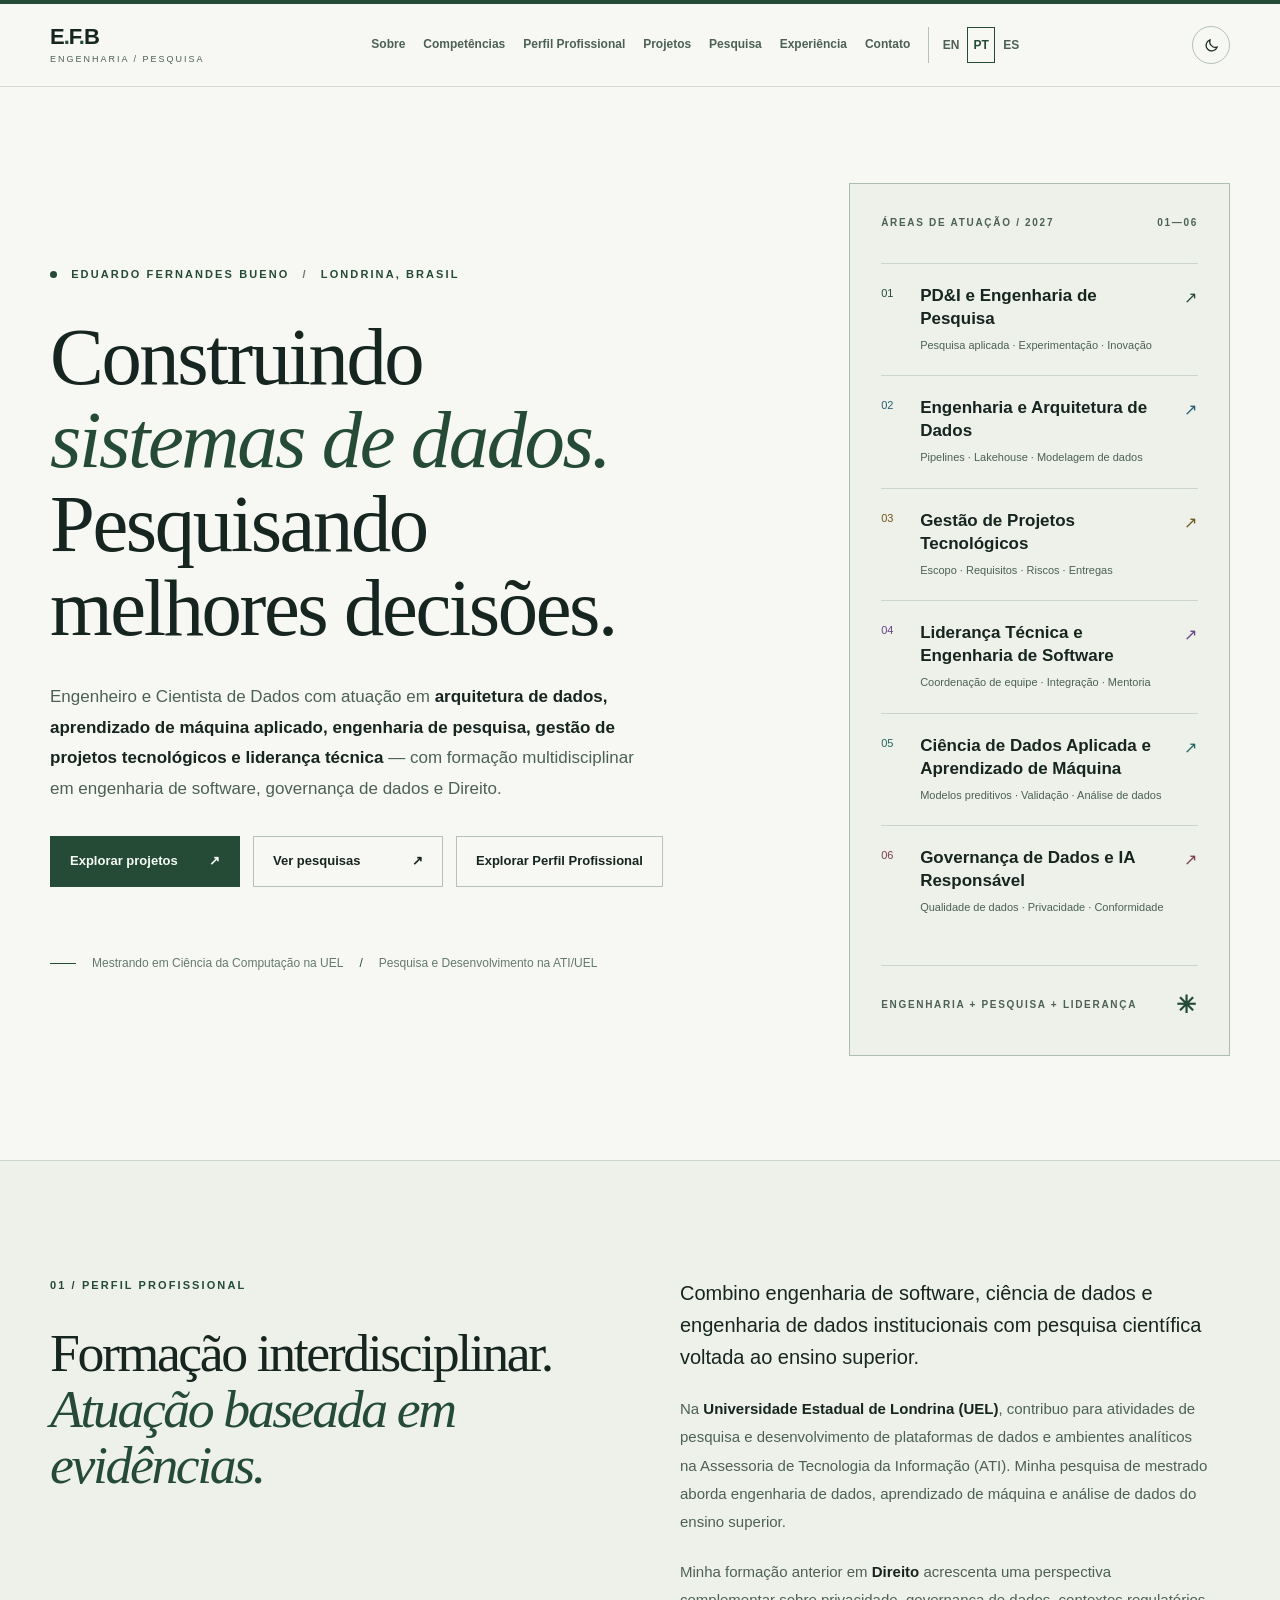
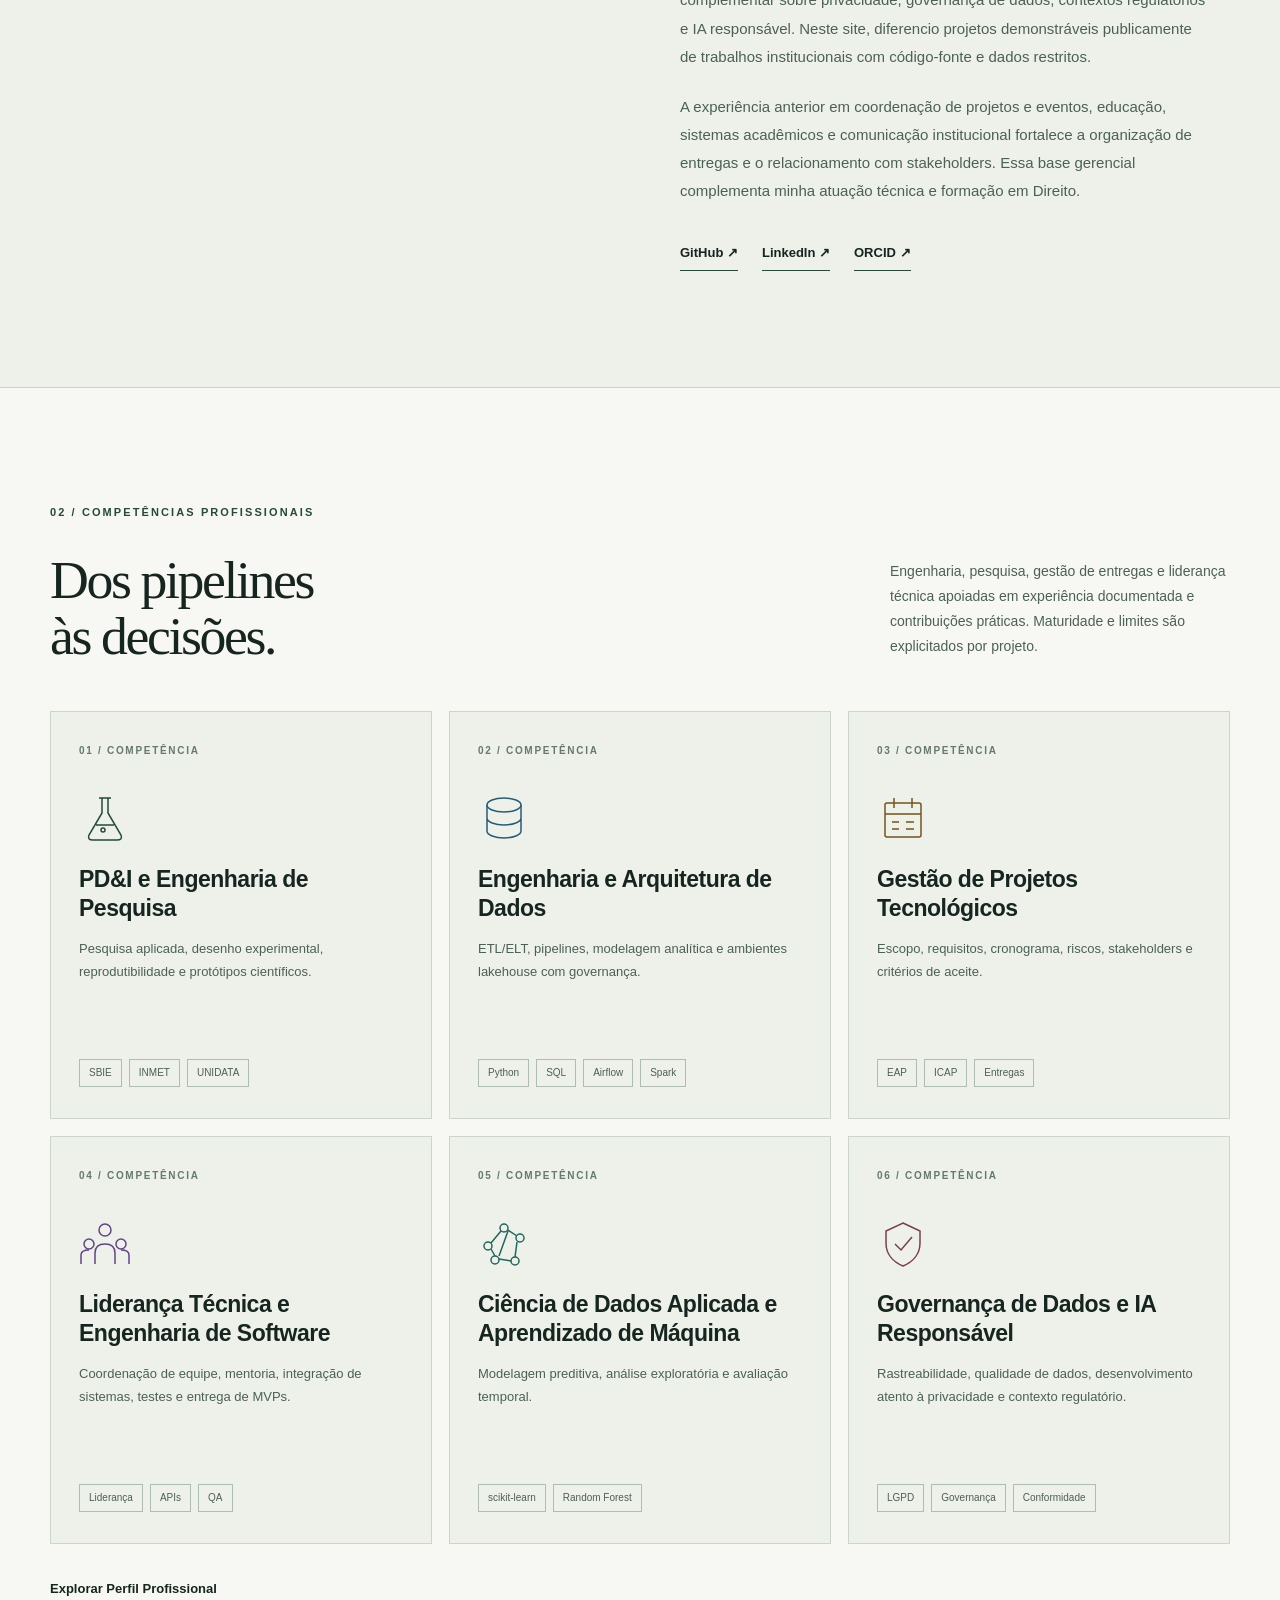
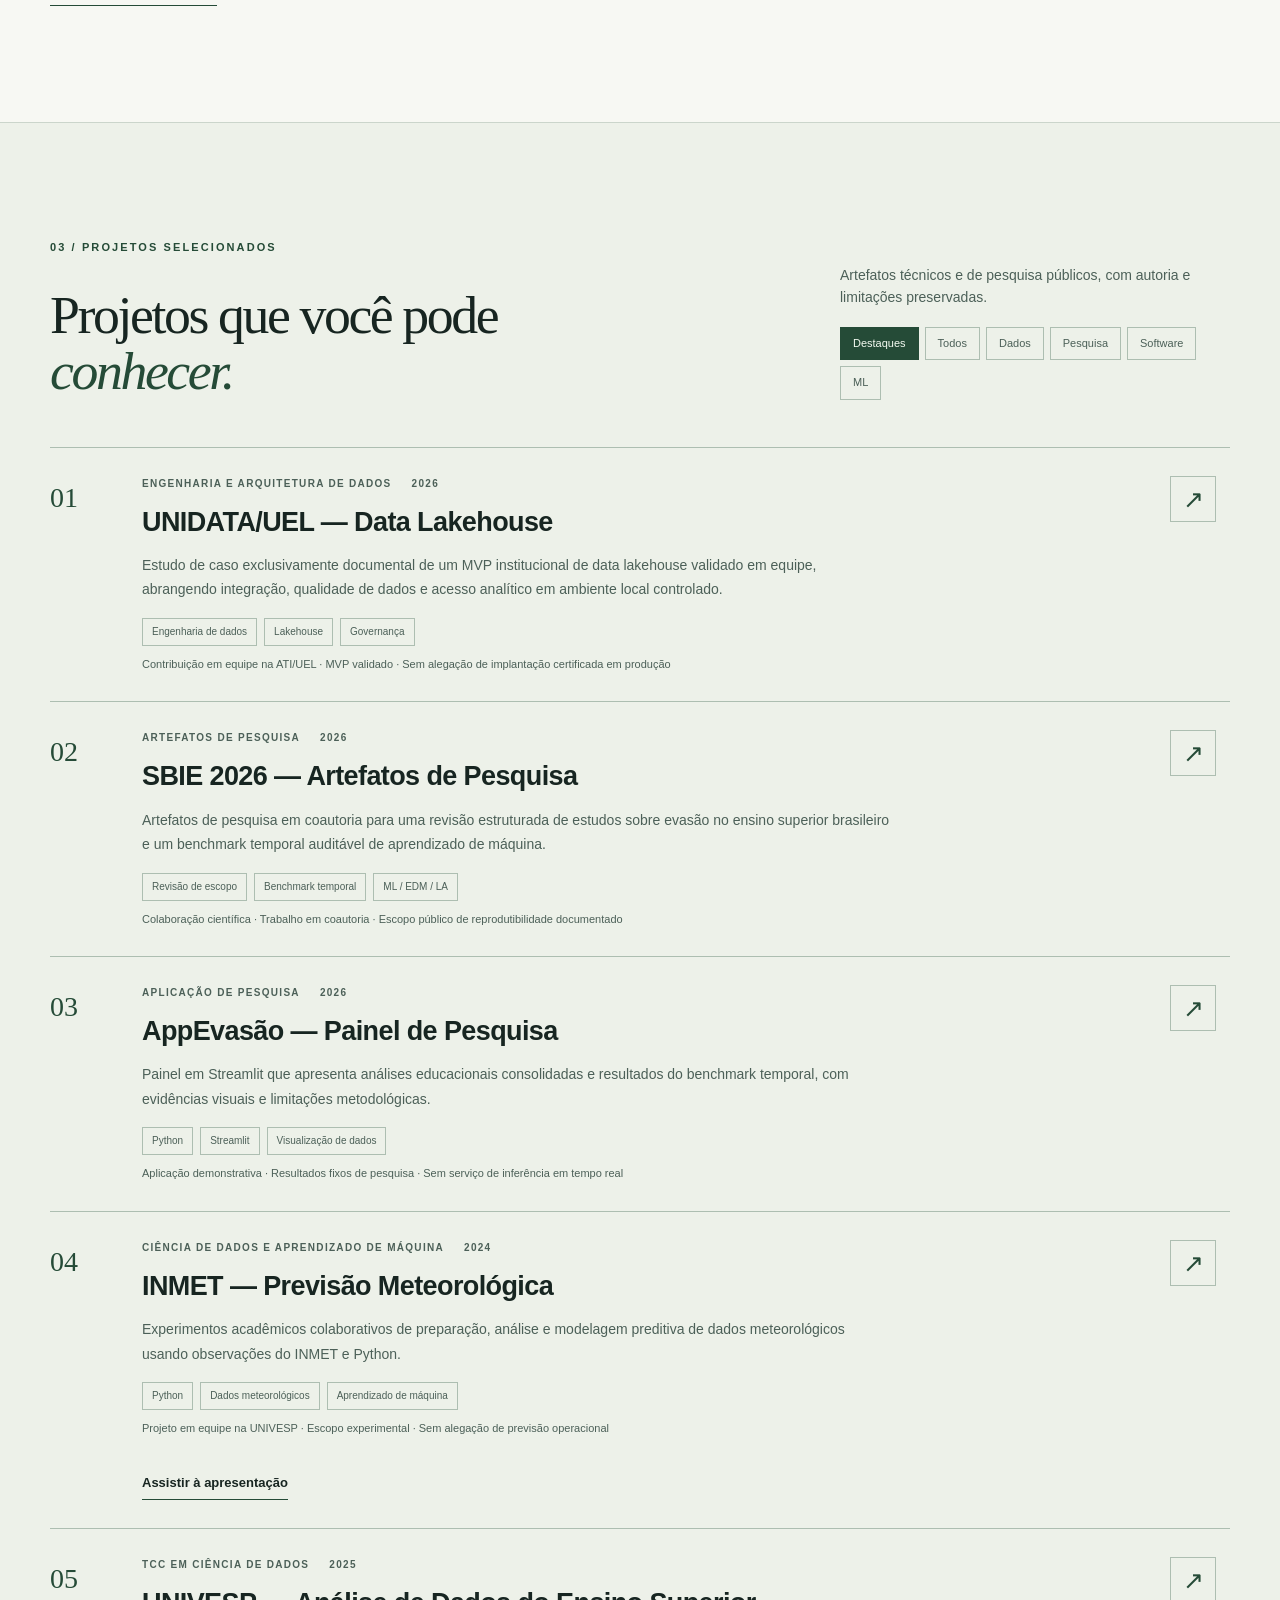
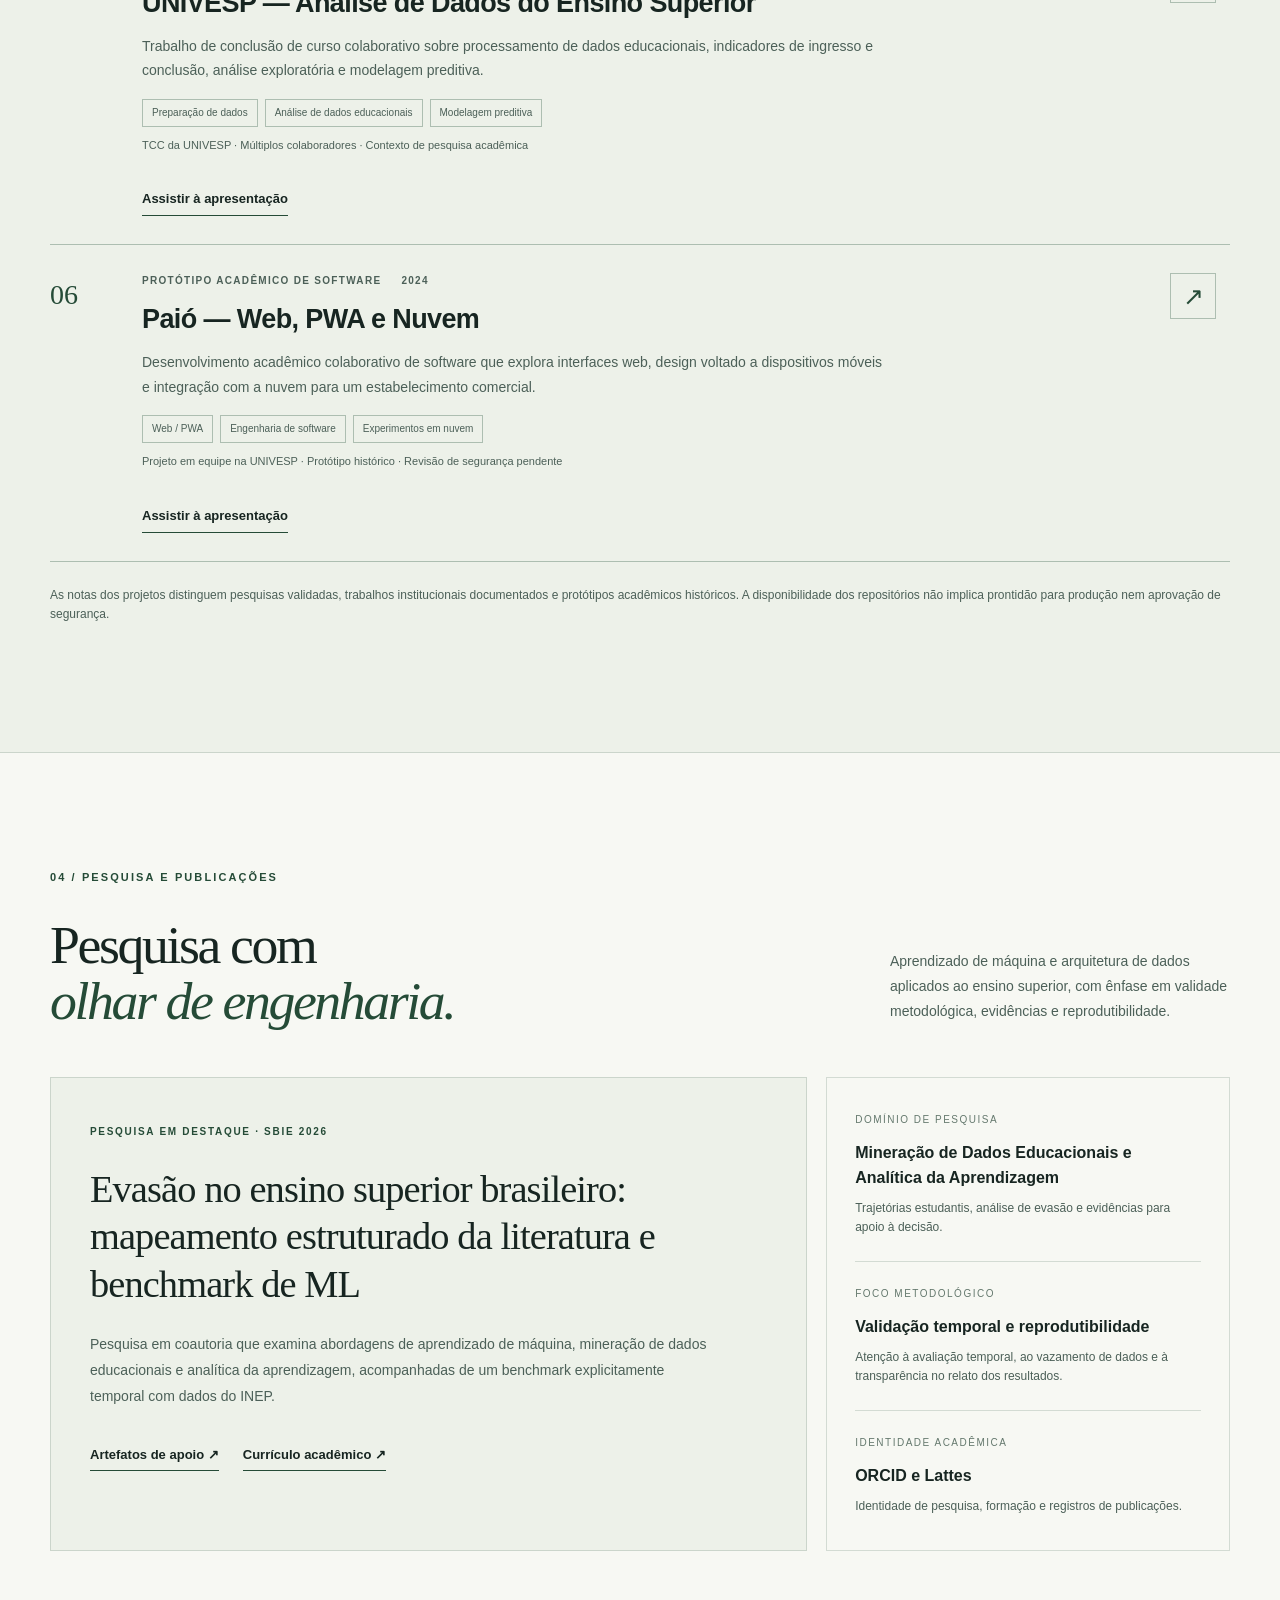
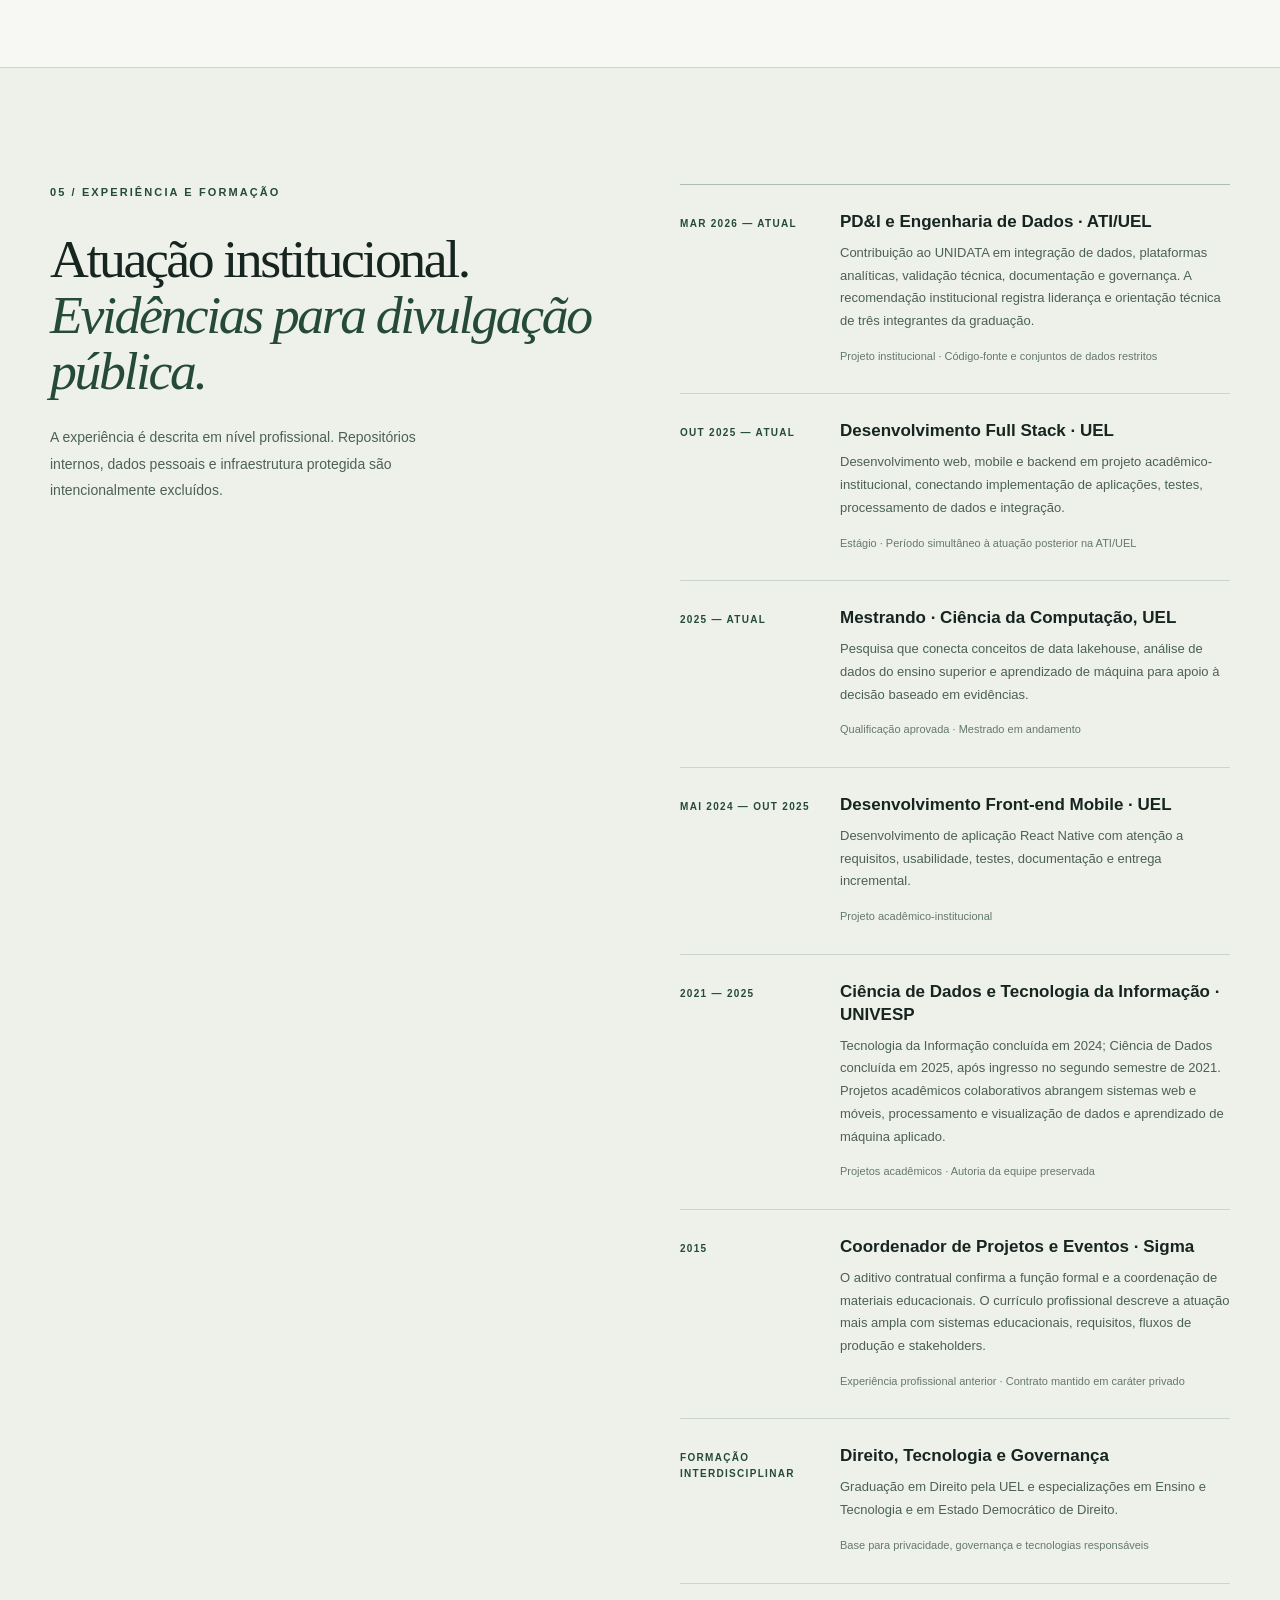
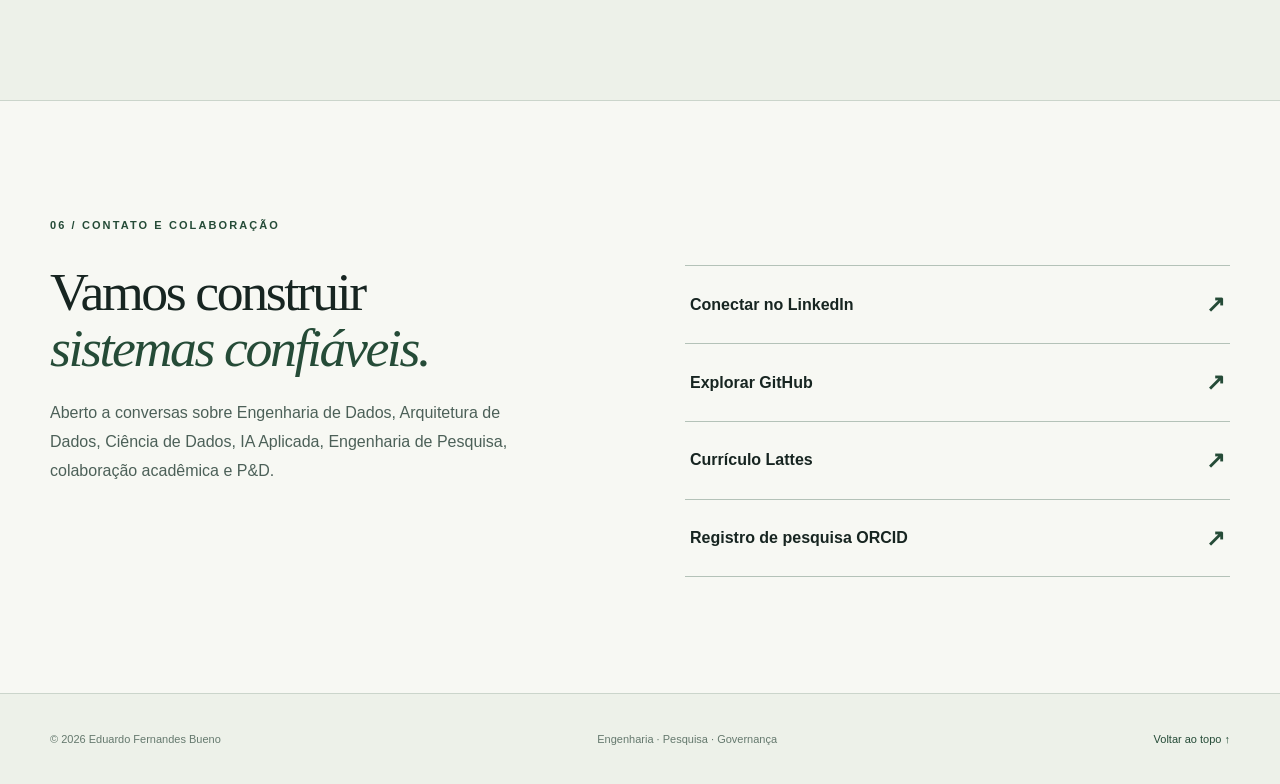
<file: pt/index.html>
<!doctype html>
<html lang="pt-BR" data-theme="dark">
<head>
  <meta charset="utf-8">
  <meta name="viewport" content="width=device-width, initial-scale=1">
  <meta name="color-scheme" content="dark light">
  <meta name="description" content="Engenheiro e Cientista de Dados. Arquitetura, IA aplicada, engenharia de pesquisa, gestão de projetos tecnológicos, liderança e governança. Mestrando na UEL.">
  <meta name="author" content="Eduardo Fernandes Bueno">
  <meta name="robots" content="index, follow">
  <link rel="canonical" href="https://eduardofernandesbueno.github.io/pt/">
  <link rel="alternate" hreflang="en" href="https://eduardofernandesbueno.github.io/">
  <link rel="alternate" hreflang="pt-BR" href="https://eduardofernandesbueno.github.io/pt/">
  <link rel="alternate" hreflang="es" href="https://eduardofernandesbueno.github.io/es/">
  <link rel="alternate" hreflang="x-default" href="https://eduardofernandesbueno.github.io/">
  <meta property="og:locale" content="pt_BR">
  <meta property="og:locale:alternate" content="en_US">
  <meta property="og:locale:alternate" content="es_ES">
  <meta property="og:type" content="website">
  <meta property="og:site_name" content="Eduardo Fernandes Bueno · Engenharia e Pesquisa">
  <meta property="og:title" content="Eduardo Fernandes Bueno | Dados, IA, Pesquisa e Liderança Técnica">
  <meta property="og:description" content="Engenheiro e Cientista de Dados. Arquitetura, IA aplicada, engenharia de pesquisa, gestão de projetos tecnológicos, liderança e governança. Mestrando na UEL.">
  <meta property="og:url" content="https://eduardofernandesbueno.github.io/pt/">
  <meta name="twitter:card" content="summary">
  <meta name="theme-color" content="#0d171a">
  <link rel="icon" href="/assets/favicon.svg" type="image/svg+xml">
  <link rel="stylesheet" href="/styles.css">
  <link rel="stylesheet" href="/assets/profile/profile.css">
  <title>Eduardo Fernandes Bueno | Dados, IA, Pesquisa e Liderança Técnica</title>
  <script type="application/ld+json">
{
  "@context": "https://schema.org",
  "@graph": [
    {
      "@type": "Person",
      "name": "Eduardo Fernandes Bueno",
      "alternateName": "Eduardo F. Bueno",
      "url": "https://eduardofernandesbueno.github.io/",
      "description": "Engenheiro e Cientista de Dados. Arquitetura, IA aplicada, engenharia de pesquisa, gestão de projetos tecnológicos, liderança e governança. Mestrando na UEL.",
      "affiliation": {
        "@type": "CollegeOrUniversity",
        "name": "State University of Londrina",
        "alternateName": "UEL",
        "url": "https://www.uel.br/"
      },
      "alumniOf": [
        {
          "@type": "CollegeOrUniversity",
          "name": "Virtual University of the State of São Paulo",
          "alternateName": "UNIVESP"
        },
        {
          "@type": "CollegeOrUniversity",
          "name": "State University of Londrina",
          "alternateName": "UEL"
        }
      ],
      "knowsAbout": [
        "Research Engineering",
        "Data Engineering",
        "Data Architecture",
        "Technical Project Management",
        "Technical Leadership",
        "Software Engineering",
        "Data Science",
        "Machine Learning",
        "Data Governance",
        "Responsible AI",
        "Educational Data Mining",
        "Learning Analytics"
      ],
      "sameAs": [
        "https://github.com/eduardofernandesbueno",
        "https://www.linkedin.com/in/eduardofernandesbueno/",
        "http://lattes.cnpq.br/8716619580595259",
        "https://orcid.org/0009-0000-8620-0211"
      ],
      "@id": "https://eduardofernandesbueno.github.io/#person"
    },
    {
      "@type": "WebPage",
      "@id": "https://eduardofernandesbueno.github.io/pt/#webpage",
      "url": "https://eduardofernandesbueno.github.io/pt/",
      "name": "Eduardo Fernandes Bueno | Dados, IA, Pesquisa e Liderança Técnica",
      "inLanguage": "pt-BR",
      "about": {
        "@id": "https://eduardofernandesbueno.github.io/#person"
      }
    }
  ]
}
  </script>
</head>
<body class="taxonomy-harmonized">
  <a class="skip-link" href="#main">Pular para o conteúdo</a>
  <div class="top-rule" aria-hidden="true"></div>
  <header class="site-header profile-navigation">
    <div class="container header-inner">
      <a class="brand" href="#home" aria-label="Eduardo Fernandes Bueno — início"><span class="brand-mark" aria-hidden="true">E<span>.</span>F<span>.</span>B</span><span class="brand-caption">ENGENHARIA / PESQUISA</span></a>
      <nav class="site-nav" id="site-nav" aria-label="Navegação principal">
        <a href="#about">Sobre</a><a href="#expertise">Competências</a><a class="profile-nav-link" href="/pt/profile/">Perfil Profissional</a><a href="#work">Projetos</a><a href="#research">Pesquisa</a><a href="#experience">Experiência</a><a href="#contact">Contato</a>
        <div class="language-switcher" role="group" aria-label="Idioma"><a href="/" lang="en" hreflang="en" data-language-link aria-label="English">EN</a><a href="/pt/" lang="pt-BR" hreflang="pt-BR" data-language-link aria-label="Português brasileiro" aria-current="page">PT</a><a href="/es/" lang="es" hreflang="es" data-language-link aria-label="Español">ES</a></div>
      </nav>
      <div class="header-actions">
        <button class="icon-button" id="theme-toggle" type="button" aria-label="Alterar tema de cores" title="Alternar tema claro/escuro"><svg aria-hidden="true" viewBox="0 0 24 24" fill="none" stroke="currentColor" stroke-width="1.7"><path d="M20 14.1A8 8 0 0 1 9.9 4 8 8 0 1 0 20 14.1Z"/></svg></button>
        <button class="icon-button mobile-menu" id="menu-toggle" type="button" aria-controls="site-nav" aria-expanded="false" aria-label="Abrir navegação"><svg aria-hidden="true" viewBox="0 0 24 24" fill="none" stroke="currentColor" stroke-width="1.8"><path d="M4 7h16M4 12h16M4 17h16"/></svg></button>
      </div>
    </div>
  </header>

  <main id="main">
    <section id="home" class="hero container" aria-labelledby="hero-title">
      <div class="hero-main">
        <p class="eyebrow"><span class="status-dot" aria-hidden="true"></span> EDUARDO FERNANDES BUENO <span class="divider-dot">/</span> LONDRINA, BRASIL</p>
        <h1 id="hero-title">Construindo<br><em>sistemas de dados.</em><br>Pesquisando<br>melhores decisões.</h1>
        <p class="hero-description">Engenheiro e Cientista de Dados com atuação em <strong>arquitetura de dados, aprendizado de máquina aplicado, engenharia de pesquisa, gestão de projetos tecnológicos e liderança técnica</strong> — com formação multidisciplinar em engenharia de software, governança de dados e Direito.</p>
        <div class="hero-actions"><a class="button button-primary" href="#work">Explorar projetos <span aria-hidden="true">↗</span></a><a class="button button-secondary" href="#research">Ver pesquisas <span aria-hidden="true">↗</span></a><a class="button button-secondary" href="/pt/profile/">Explorar Perfil Profissional</a></div>
        <div class="hero-bottom"><span class="mini-rule" aria-hidden="true"></span><span>Mestrando em Ciência da Computação na UEL</span><span class="slash">/</span><span>Pesquisa e Desenvolvimento na ATI/UEL</span></div>
      </div>
      <aside class="hero-panel" aria-label="Áreas de atuação">
        <div class="panel-top"><span>ÁREAS DE ATUAÇÃO / 2027</span><span aria-hidden="true">01—06</span></div>
        <div class="focus-list"><a class="focus-row pillar-research" href="/pt/profile/#pillar-research"><span class="focus-number" aria-hidden="true">01</span><div><strong>PD&amp;I e Engenharia de Pesquisa</strong><small>Pesquisa aplicada · Experimentação · Inovação</small></div><span class="focus-arrow" aria-hidden="true">↗</span></a><a class="focus-row pillar-data" href="/pt/profile/#pillar-data"><span class="focus-number" aria-hidden="true">02</span><div><strong>Engenharia e Arquitetura de Dados</strong><small>Pipelines · Lakehouse · Modelagem de dados</small></div><span class="focus-arrow" aria-hidden="true">↗</span></a><a class="focus-row pillar-projects" href="/pt/profile/#pillar-projects"><span class="focus-number" aria-hidden="true">03</span><div><strong>Gestão de Projetos Tecnológicos</strong><small>Escopo · Requisitos · Riscos · Entregas</small></div><span class="focus-arrow" aria-hidden="true">↗</span></a><a class="focus-row pillar-leadership" href="/pt/profile/#pillar-leadership"><span class="focus-number" aria-hidden="true">04</span><div><strong>Liderança Técnica e Engenharia de Software</strong><small>Coordenação de equipe · Integração · Mentoria</small></div><span class="focus-arrow" aria-hidden="true">↗</span></a><a class="focus-row pillar-ml" href="/pt/profile/#pillar-ml"><span class="focus-number" aria-hidden="true">05</span><div><strong>Ciência de Dados Aplicada e Aprendizado de Máquina</strong><small>Modelos preditivos · Validação · Análise de dados</small></div><span class="focus-arrow" aria-hidden="true">↗</span></a><a class="focus-row pillar-governance" href="/pt/profile/#pillar-governance"><span class="focus-number" aria-hidden="true">06</span><div><strong>Governança de Dados e IA Responsável</strong><small>Qualidade de dados · Privacidade · Conformidade</small></div><span class="focus-arrow" aria-hidden="true">↗</span></a></div>
        <div class="panel-bottom"><span>ENGENHARIA + PESQUISA + LIDERANÇA</span><span class="small-asterisk">✳</span></div>
      </aside>
    </section>

    <section id="about" class="section section-contrast">
      <div class="container about-grid">
        <div><p class="section-label">01 / PERFIL PROFISSIONAL</p><h2>Formação interdisciplinar.<br><em>Atuação baseada em evidências.</em></h2></div>
        <div class="body-column"><p class="lead">Combino engenharia de software, ciência de dados e engenharia de dados institucionais com pesquisa científica voltada ao ensino superior.</p><p>Na <strong>Universidade Estadual de Londrina (UEL)</strong>, contribuo para atividades de pesquisa e desenvolvimento de plataformas de dados e ambientes analíticos na Assessoria de Tecnologia da Informação (ATI). Minha pesquisa de mestrado aborda engenharia de dados, aprendizado de máquina e análise de dados do ensino superior.</p><p>Minha formação anterior em <strong>Direito</strong> acrescenta uma perspectiva complementar sobre privacidade, governança de dados, contextos regulatórios e IA responsável. Neste site, diferencio projetos demonstráveis publicamente de trabalhos institucionais com código-fonte e dados restritos.</p><p>A experiência anterior em coordenação de projetos e eventos, educação, sistemas acadêmicos e comunicação institucional fortalece a organização de entregas e o relacionamento com stakeholders. Essa base gerencial complementa minha atuação técnica e formação em Direito.</p><div class="inline-links"><a href="https://github.com/eduardofernandesbueno" target="_blank" rel="noopener noreferrer">GitHub ↗</a><a href="https://www.linkedin.com/in/eduardofernandesbueno/" target="_blank" rel="noopener noreferrer">LinkedIn ↗</a><a href="https://orcid.org/0009-0000-8620-0211" target="_blank" rel="noopener noreferrer">ORCID ↗</a></div></div>
      </div>
    </section>

    <section id="expertise" class="section container">
      <div class="section-heading"><div><p class="section-label">02 / COMPETÊNCIAS PROFISSIONAIS</p><h2>Dos pipelines<br>às decisões.</h2></div><p class="section-aside">Engenharia, pesquisa, gestão de entregas e liderança técnica apoiadas em experiência documentada e contribuições práticas. Maturidade e limites são explicitados por projeto.</p></div>
      <div class="expertise-grid"><article class="expertise-card pillar-research"><span class="card-index">01 / COMPETÊNCIA</span><div class="expertise-icon" aria-hidden="true"><svg viewBox="0 0 52 52" fill="none" stroke="currentColor" stroke-width="1.5"><path d="M20 5h12M23 5v15L10 42q-2 5 4 5h24q6 0 4-5L29 20V5M17 32h18"/><circle cx="24" cy="37" r="2"/></svg></div><h3>PD&amp;I e Engenharia de Pesquisa</h3><p>Pesquisa aplicada, desenho experimental, reprodutibilidade e protótipos científicos.</p><div class="tags"><span>SBIE</span><span>INMET</span><span>UNIDATA</span></div></article><article class="expertise-card pillar-data"><span class="card-index">02 / COMPETÊNCIA</span><div aria-hidden="true" class="expertise-icon"><svg fill="none" stroke="currentColor" stroke-width="1.5" viewbox="0 0 52 52"><ellipse cx="26" cy="12" rx="17" ry="7"></ellipse><path d="M9 12v13c0 4 8 7 17 7s17-3 17-7V12M9 25v13c0 4 8 7 17 7s17-3 17-7V25"></path></svg></div><h3>Engenharia e Arquitetura de Dados</h3><p>ETL/ELT, pipelines, modelagem analítica e ambientes lakehouse com governança.</p><div class="tags"><span>Python</span><span>SQL</span><span>Airflow</span><span>Spark</span></div></article><article class="expertise-card pillar-projects"><span class="card-index">03 / COMPETÊNCIA</span><div class="expertise-icon" aria-hidden="true"><svg viewBox="0 0 52 52" fill="none" stroke="currentColor" stroke-width="1.5"><rect x="8" y="10" width="36" height="34" rx="2"/><path d="M17 5v10M35 5v10M8 21h36M15 29h7M29 29h8M15 36h7M29 36h8"/></svg></div><h3>Gestão de Projetos Tecnológicos</h3><p>Escopo, requisitos, cronograma, riscos, stakeholders e critérios de aceite.</p><div class="tags"><span>EAP</span><span>ICAP</span><span>Entregas</span></div></article><article class="expertise-card pillar-leadership"><span class="card-index">04 / COMPETÊNCIA</span><div class="expertise-icon" aria-hidden="true"><svg viewBox="0 0 52 52" fill="none" stroke="currentColor" stroke-width="1.5"><circle cx="26" cy="12" r="6"/><circle cx="10" cy="26" r="5"/><circle cx="42" cy="26" r="5"/><path d="M16 46V35q0-9 10-9t10 9v11M2 46V37q0-5 8-5M50 46V37q0-5-8-5"/></svg></div><h3>Liderança Técnica e Engenharia de Software</h3><p>Coordenação de equipe, mentoria, integração de sistemas, testes e entrega de MVPs.</p><div class="tags"><span>Liderança</span><span>APIs</span><span>QA</span></div></article><article class="expertise-card pillar-ml"><span class="card-index">05 / COMPETÊNCIA</span><div aria-hidden="true" class="expertise-icon"><svg fill="none" stroke="currentColor" stroke-width="1.5" viewbox="0 0 52 52"><circle cx="10" cy="28" r="4"></circle><circle cx="26" cy="10" r="4"></circle><circle cx="42" cy="20" r="4"></circle><circle cx="37" cy="43" r="4"></circle><circle cx="17" cy="42" r="4"></circle><path d="m13 25 10-12m7-1 9 6m0 6-2 15M21 41l12 2M13 31l4 7m13-25-9 25"></path></svg></div><h3>Ciência de Dados Aplicada e Aprendizado de Máquina</h3><p>Modelagem preditiva, análise exploratória e avaliação temporal.</p><div class="tags"><span>scikit-learn</span><span>Random Forest</span></div></article><article class="expertise-card pillar-governance"><span class="card-index">06 / COMPETÊNCIA</span><div aria-hidden="true" class="expertise-icon"><svg fill="none" stroke="currentColor" stroke-width="1.5" viewbox="0 0 52 52"><path d="m26 5 17 8v12c0 11-7 19-17 23C16 44 9 36 9 25V13L26 5Z"></path><path d="m18 26 6 6 11-13"></path></svg></div><h3>Governança de Dados e IA Responsável</h3><p>Rastreabilidade, qualidade de dados, desenvolvimento atento à privacidade e contexto regulatório.</p><div class="tags"><span>LGPD</span><span>Governança</span><span>Conformidade</span></div></article></div>
      <div class="inline-links profile-home-cta"><a href="/pt/profile/">Explorar Perfil Profissional</a></div>
    </section>

    <section id="work" class="section section-work">
      <div class="container">
        <div class="section-heading"><div><p class="section-label">03 / PROJETOS SELECIONADOS</p><h2>Projetos que você pode<br><em>conhecer.</em></h2></div><div class="work-tools"><p>Artefatos técnicos e de pesquisa públicos, com autoria e limitações preservadas.</p><div class="filter-controls" role="group" aria-label="Filtrar projetos selecionados"><button type="button" class="filter active" data-filter="featured" aria-pressed="true">Destaques</button><button type="button" class="filter" data-filter="all" aria-pressed="false">Todos</button><button type="button" class="filter" data-filter="data" aria-pressed="false">Dados</button><button type="button" class="filter" data-filter="research" aria-pressed="false">Pesquisa</button><button type="button" class="filter" data-filter="software" aria-pressed="false">Software</button><button type="button" class="filter" data-filter="ml" aria-pressed="false">ML</button></div></div></div>
        <div class="projects" id="project-list">
          <article class="project" data-categories="data research">
            <div class="project-number" aria-hidden="true">01</div>
            <div class="project-content">
              <div class="project-meta"><span>ENGENHARIA E ARQUITETURA DE DADOS</span><span>2026</span></div>
              <h3>UNIDATA/UEL — Data Lakehouse</h3>
              <p>Estudo de caso exclusivamente documental de um MVP institucional de data lakehouse validado em equipe, abrangendo integração, qualidade de dados e acesso analítico em ambiente local controlado.</p>
              <div class="project-tags"><span>Engenharia de dados</span><span>Lakehouse</span><span>Governança</span></div>
              <div class="project-note">Contribuição em equipe na ATI/UEL · MVP validado · Sem alegação de implantação certificada em produção</div>
            </div>
            <a class="project-link" href="https://github.com/eduardofernandesbueno/unidata-uel-data-lakehouse-2026" target="_blank" rel="noopener noreferrer" aria-label="Abrir repositório UNIDATA/UEL — Data Lakehouse (abre em nova aba)"><span aria-hidden="true">↗</span></a>
          </article>
          <article class="project" data-categories="research ml">
            <div class="project-number" aria-hidden="true">02</div>
            <div class="project-content">
              <div class="project-meta"><span>ARTEFATOS DE PESQUISA</span><span>2026</span></div>
              <h3>SBIE 2026 — Artefatos de Pesquisa</h3>
              <p>Artefatos de pesquisa em coautoria para uma revisão estruturada de estudos sobre evasão no ensino superior brasileiro e um benchmark temporal auditável de aprendizado de máquina.</p>
              <div class="project-tags"><span>Revisão de escopo</span><span>Benchmark temporal</span><span>ML / EDM / LA</span></div>
              <div class="project-note">Colaboração científica · Trabalho em coautoria · Escopo público de reprodutibilidade documentado</div>
            </div>
            <a class="project-link" href="https://github.com/eduardofernandesbueno/sbie2026-evasao-ensino-superior-artefatos" target="_blank" rel="noopener noreferrer" aria-label="Abrir repositório SBIE 2026 — Artefatos de Pesquisa (abre em nova aba)"><span aria-hidden="true">↗</span></a>
          </article>
          <article class="project" data-categories="research software ml">
            <div class="project-number" aria-hidden="true">03</div>
            <div class="project-content">
              <div class="project-meta"><span>APLICAÇÃO DE PESQUISA</span><span>2026</span></div>
              <h3>AppEvasão — Painel de Pesquisa</h3>
              <p>Painel em Streamlit que apresenta análises educacionais consolidadas e resultados do benchmark temporal, com evidências visuais e limitações metodológicas.</p>
              <div class="project-tags"><span>Python</span><span>Streamlit</span><span>Visualização de dados</span></div>
              <div class="project-note">Aplicação demonstrativa · Resultados fixos de pesquisa · Sem serviço de inferência em tempo real</div>
            </div>
            <a class="project-link" href="https://github.com/eduardofernandesbueno/appevasao-sbie-deploy" target="_blank" rel="noopener noreferrer" aria-label="Abrir repositório AppEvasão — Painel de Pesquisa (abre em nova aba)"><span aria-hidden="true">↗</span></a>
          </article>
          <article class="project" data-categories="data ml">
            <div class="project-number" aria-hidden="true">04</div>
            <div class="project-content">
              <div class="project-meta"><span>CIÊNCIA DE DADOS E APRENDIZADO DE MÁQUINA</span><span>2024</span></div>
              <h3>INMET — Previsão Meteorológica</h3>
              <p>Experimentos acadêmicos colaborativos de preparação, análise e modelagem preditiva de dados meteorológicos usando observações do INMET e Python.</p>
              <div class="project-tags"><span>Python</span><span>Dados meteorológicos</span><span>Aprendizado de máquina</span></div>
              <div class="project-note">Projeto em equipe na UNIVESP · Escopo experimental · Sem alegação de previsão operacional</div><div class="inline-links video-evidence"><a href="https://youtu.be/aR6N6lBKUOk" target="_blank" rel="noopener noreferrer" aria-label="Assistir à apresentação de Projeto acadêmico INMET no YouTube (abre em nova aba)">Assistir à apresentação</a></div>
            </div>
            <a class="project-link" href="https://github.com/eduardofernandesbueno/project-04-univesp-inmet-weather-forecasting-2024" target="_blank" rel="noopener noreferrer" aria-label="Abrir repositório INMET — Previsão Meteorológica (abre em nova aba)"><span aria-hidden="true">↗</span></a>
          </article>
          <article class="project" data-categories="data ml">
            <div class="project-number" aria-hidden="true">05</div>
            <div class="project-content">
              <div class="project-meta"><span>TCC EM CIÊNCIA DE DADOS</span><span>2025</span></div>
              <h3>UNIVESP — Análise de Dados do Ensino Superior</h3>
              <p>Trabalho de conclusão de curso colaborativo sobre processamento de dados educacionais, indicadores de ingresso e conclusão, análise exploratória e modelagem preditiva.</p>
              <div class="project-tags"><span>Preparação de dados</span><span>Análise de dados educacionais</span><span>Modelagem preditiva</span></div>
              <div class="project-note">TCC da UNIVESP · Múltiplos colaboradores · Contexto de pesquisa acadêmica</div><div class="inline-links video-evidence"><a href="https://youtu.be/R5JOzZOSf8U" target="_blank" rel="noopener noreferrer" aria-label="Assistir à apresentação de TCC de Ciência de Dados da UNIVESP · 2025 no YouTube (abre em nova aba)">Assistir à apresentação</a></div>
            </div>
            <a class="project-link" href="https://github.com/eduardofernandesbueno/univesp-higher-education-dropout-2025" target="_blank" rel="noopener noreferrer" aria-label="Abrir repositório UNIVESP — Análise de Dados do Ensino Superior (abre em nova aba)"><span aria-hidden="true">↗</span></a>
          </article>
          <article class="project" data-categories="software">
            <div class="project-number" aria-hidden="true">06</div>
            <div class="project-content">
              <div class="project-meta"><span>PROTÓTIPO ACADÊMICO DE SOFTWARE</span><span>2024</span></div>
              <h3>Paió — Web, PWA e Nuvem</h3>
              <p>Desenvolvimento acadêmico colaborativo de software que explora interfaces web, design voltado a dispositivos móveis e integração com a nuvem para um estabelecimento comercial.</p>
              <div class="project-tags"><span>Web / PWA</span><span>Engenharia de software</span><span>Experimentos em nuvem</span></div>
              <div class="project-note">Projeto em equipe na UNIVESP · Protótipo histórico · Revisão de segurança pendente</div><div class="inline-links video-evidence"><a href="https://youtu.be/LHl9hPPkEwA" target="_blank" rel="noopener noreferrer" aria-label="Assistir à apresentação de Paió · Projeto Integrador III no YouTube (abre em nova aba)">Assistir à apresentação</a></div>
            </div>
            <a class="project-link" href="https://github.com/eduardofernandesbueno/project-03-univesp-paio-pwa-cloud-app-2024" target="_blank" rel="noopener noreferrer" aria-label="Abrir repositório Paió — Web, PWA e Nuvem (abre em nova aba)"><span aria-hidden="true">↗</span></a>
          </article>
          <article class="project" data-categories="data research software ml" data-secondary hidden>
            <div class="project-number" aria-hidden="true">07</div>
            <div class="project-content">
              <div class="project-meta"><span>APRENDIZADO DE MÁQUINA NA EDUCAÇÃO</span><span>2025</span></div>
              <h3>Evasão no Ensino Superior — Streamlit e INEP/MEC</h3>
              <p>Aplicação exploratória de aprendizado de máquina desenvolvida em uma disciplina de mestrado da UEL, combinando Python, Streamlit, Pandas e scikit-learn para análise de dados educacionais e experimentação interativa com modelos usando dados do INEP/MEC.</p>
              <div class="project-tags"><span>Python</span><span>Streamlit</span><span>scikit-learn</span></div>
              <div class="project-note">Protótipo experimental acadêmico · Limitações da avaliação dos modelos documentadas</div><div class="inline-links video-evidence"><a href="https://youtu.be/J4HJlpyYT8M" target="_blank" rel="noopener noreferrer" aria-label="Assistir à demonstração de Protótipo UEL de ML com Streamlit de 2025 no YouTube (abre em nova aba)">Assistir à demonstração</a></div>
            </div>
            <a class="project-link" href="https://github.com/eduardofernandesbueno/streamlit-evasao-inep-2025" target="_blank" rel="noopener noreferrer" aria-label="Abrir repositório Evasão no Ensino Superior — Streamlit e INEP/MEC (abre em nova aba)"><span aria-hidden="true">↗</span></a>
          </article>
          <article class="project" data-categories="data ml" data-secondary hidden>
            <div class="project-number" aria-hidden="true">08</div>
            <div class="project-content">
              <div class="project-meta"><span>CIÊNCIA DE DADOS EXPLORATÓRIA</span><span>2025</span></div>
              <h3>Ensino Superior — Experimentos de ML</h3>
              <p>Extensão experimental do TCC em Ciência de Dados da UNIVESP, explorando Python, fluxos de trabalho em Jupyter Notebook, organização e pré-processamento de dados e métodos de aprendizado de máquina aplicados à educação.</p>
              <div class="project-tags"><span>Python</span><span>Jupyter</span><span>Pré-processamento de dados</span></div>
              <div class="project-note">Trabalho acadêmico exploratório · Não apresentado como pipeline completo e validado para produção</div>
            </div>
            <a class="project-link" href="https://github.com/eduardofernandesbueno/higher-education-ml-experiments-2025" target="_blank" rel="noopener noreferrer" aria-label="Abrir repositório Ensino Superior — Experimentos de ML (abre em nova aba)"><span aria-hidden="true">↗</span></a>
          </article>
          <article class="project" data-categories="research software data" data-secondary hidden>
            <div class="project-number" aria-hidden="true">09</div>
            <div class="project-content">
              <div class="project-meta"><span>INTERAÇÃO HUMANO–COMPUTADOR</span><span>2025</span></div>
              <h3>Análise de Dados Educacionais — IHC e Acessibilidade</h3>
              <p>Trabalho colaborativo de uma disciplina de mestrado da UEL que investiga usabilidade, acessibilidade e interação com painéis educacionais por meio das heurísticas de Nielsen, princípios da WCAG 2.2 e melhorias exploratórias de interface.</p>
              <div class="project-tags"><span>IHC</span><span>WCAG 2.2</span><span>Acessibilidade</span></div>
              <div class="project-note">Trabalho acadêmico colaborativo de disciplina · Avaliação exploratória, sem certificação de conformidade em acessibilidade</div>
            </div>
            <a class="project-link" href="https://github.com/eduardofernandesbueno/uel-hci-educational-dashboard-2025" target="_blank" rel="noopener noreferrer" aria-label="Abrir repositório Análise de Dados Educacionais — IHC e Acessibilidade (abre em nova aba)"><span aria-hidden="true">↗</span></a>
          </article>
          <article class="project" data-categories="software data" data-secondary hidden>
            <div class="project-number" aria-hidden="true">10</div>
            <div class="project-content">
              <div class="project-meta"><span>WEB FULL-STACK E NUVEM</span><span>2023</span></div>
              <h3>Paió — Web Full-Stack e Integração com Nuvem</h3>
              <p>Projeto colaborativo da UNIVESP que amplia uma aplicação web de gestão de clientes com HTML5, CSS3, Bootstrap, JavaScript, PHP, MySQL, integração com Microsoft Azure e avaliação exploratória de acessibilidade.</p>
              <div class="project-tags"><span>PHP</span><span>MySQL</span><span>Microsoft Azure</span></div>
              <div class="project-note">Software acadêmico colaborativo · Protótipo histórico e experimentos de integração com nuvem</div><div class="inline-links video-evidence"><a href="https://youtu.be/U-pEDKSwSPA" target="_blank" rel="noopener noreferrer" aria-label="Assistir à apresentação de Paió · Projeto Integrador II no YouTube (abre em nova aba)">Assistir à apresentação</a></div>
            </div>
            <a class="project-link" href="https://github.com/eduardofernandesbueno/project-02-univesp-paio-web-cloud-2023" target="_blank" rel="noopener noreferrer" aria-label="Abrir repositório Paió — Web Full-Stack e Integração com Nuvem (abre em nova aba)"><span aria-hidden="true">↗</span></a>
          </article>
          <article class="project" data-categories="software data" data-secondary hidden>
            <div class="project-number" aria-hidden="true">11</div>
            <div class="project-content">
              <div class="project-meta"><span>DESENVOLVIMENTO WEB FULL-STACK</span><span>2023</span></div>
              <h3>Paió — Aplicação Web de Gestão de Clientes</h3>
              <p>Protótipo inicial de aplicação web colaborativa da UNIVESP para cadastro de clientes e persistência de dados relacionais, usando HTML5, CSS3, Bootstrap, PHP, SQL e MySQL.</p>
              <div class="project-tags"><span>PHP</span><span>MySQL</span><span>Bootstrap</span></div>
              <div class="project-note">Protótipo acadêmico colaborativo · Integração com banco de dados local e implementação histórica</div><div class="inline-links video-evidence"><a href="https://youtu.be/wp8_hPguMc8" target="_blank" rel="noopener noreferrer" aria-label="Assistir à apresentação de Paió · Projeto Integrador I no YouTube (abre em nova aba)">Assistir à apresentação</a></div>
            </div>
            <a class="project-link" href="https://github.com/eduardofernandesbueno/project-01-univesp-paio-customer-management-2023" target="_blank" rel="noopener noreferrer" aria-label="Abrir repositório Paió — Aplicação Web de Gestão de Clientes (abre em nova aba)"><span aria-hidden="true">↗</span></a>
          </article>
        </div>
        <p class="work-footnote">As notas dos projetos distinguem pesquisas validadas, trabalhos institucionais documentados e protótipos acadêmicos históricos. A disponibilidade dos repositórios não implica prontidão para produção nem aprovação de segurança.</p>
      </div>

    </section>

    <section id="research" class="section container">
      <div class="section-heading"><div><p class="section-label">04 / PESQUISA E PUBLICAÇÕES</p><h2>Pesquisa com<br><em>olhar de engenharia.</em></h2></div><p class="section-aside">Aprendizado de máquina e arquitetura de dados aplicados ao ensino superior, com ênfase em validade metodológica, evidências e reprodutibilidade.</p></div>
      <div class="research-layout"><div class="research-feature"><span class="research-tag">PESQUISA EM DESTAQUE · SBIE 2026</span><h3>Evasão no ensino superior brasileiro: mapeamento estruturado da literatura e benchmark de ML</h3><p>Pesquisa em coautoria que examina abordagens de aprendizado de máquina, mineração de dados educacionais e analítica da aprendizagem, acompanhadas de um benchmark explicitamente temporal com dados do INEP.</p><div class="research-actions"><a class="text-arrow" href="https://github.com/eduardofernandesbueno/sbie2026-evasao-ensino-superior-artefatos" target="_blank" rel="noopener noreferrer">Artefatos de apoio <span aria-hidden="true">↗</span></a><a class="text-arrow" href="http://lattes.cnpq.br/8716619580595259" target="_blank" rel="noopener noreferrer">Currículo acadêmico <span aria-hidden="true">↗</span></a></div></div><div class="research-side"><div class="side-item"><span>DOMÍNIO DE PESQUISA</span><strong>Mineração de Dados Educacionais e Analítica da Aprendizagem</strong><p>Trajetórias estudantis, análise de evasão e evidências para apoio à decisão.</p></div><div class="side-item"><span>FOCO METODOLÓGICO</span><strong>Validação temporal e reprodutibilidade</strong><p>Atenção à avaliação temporal, ao vazamento de dados e à transparência no relato dos resultados.</p></div><div class="side-item"><span>IDENTIDADE ACADÊMICA</span><strong>ORCID e Lattes</strong><p>Identidade de pesquisa, formação e registros de publicações.</p></div></div></div>
    </section>

    <section id="experience" class="section section-contrast"><div class="container experience-grid"><div><p class="section-label">05 / EXPERIÊNCIA E FORMAÇÃO</p><h2>Atuação institucional.<br><em>Evidências para divulgação pública.</em></h2><p class="experience-intro">A experiência é descrita em nível profissional. Repositórios internos, dados pessoais e infraestrutura protegida são intencionalmente excluídos.</p></div><div class="timeline"><article class="timeline-item"><span>MAR 2026 — ATUAL</span><div><h3>PD&amp;I e Engenharia de Dados · ATI/UEL</h3><p>Contribuição ao UNIDATA em integração de dados, plataformas analíticas, validação técnica, documentação e governança. A recomendação institucional registra liderança e orientação técnica de três integrantes da graduação.</p><small>Projeto institucional · Código-fonte e conjuntos de dados restritos</small></div></article><article class="timeline-item"><span>OUT 2025 — ATUAL</span><div><h3>Desenvolvimento Full Stack · UEL</h3><p>Desenvolvimento web, mobile e backend em projeto acadêmico-institucional, conectando implementação de aplicações, testes, processamento de dados e integração.</p><small>Estágio · Período simultâneo à atuação posterior na ATI/UEL</small></div></article><article class="timeline-item"><span>2025 — ATUAL</span><div><h3>Mestrando · Ciência da Computação, UEL</h3><p>Pesquisa que conecta conceitos de data lakehouse, análise de dados do ensino superior e aprendizado de máquina para apoio à decisão baseado em evidências.</p><small>Qualificação aprovada · Mestrado em andamento</small></div></article><article class="timeline-item"><span>MAI 2024 — OUT 2025</span><div><h3>Desenvolvimento Front-end Mobile · UEL</h3><p>Desenvolvimento de aplicação React Native com atenção a requisitos, usabilidade, testes, documentação e entrega incremental.</p><small>Projeto acadêmico-institucional</small></div></article><article class="timeline-item"><span>2021 — 2025</span><div><h3>Ciência de Dados e Tecnologia da Informação · UNIVESP</h3><p>Tecnologia da Informação concluída em 2024; Ciência de Dados concluída em 2025, após ingresso no segundo semestre de 2021. Projetos acadêmicos colaborativos abrangem sistemas web e móveis, processamento e visualização de dados e aprendizado de máquina aplicado.</p><small>Projetos acadêmicos · Autoria da equipe preservada</small></div></article><article class="timeline-item"><span>2015</span><div><h3>Coordenador de Projetos e Eventos · Sigma</h3><p>O aditivo contratual confirma a função formal e a coordenação de materiais educacionais. O currículo profissional descreve a atuação mais ampla com sistemas educacionais, requisitos, fluxos de produção e stakeholders.</p><small>Experiência profissional anterior · Contrato mantido em caráter privado</small></div></article><article class="timeline-item"><span>FORMAÇÃO INTERDISCIPLINAR</span><div><h3>Direito, Tecnologia e Governança</h3><p>Graduação em Direito pela UEL e especializações em Ensino e Tecnologia e em Estado Democrático de Direito.</p><small>Base para privacidade, governança e tecnologias responsáveis</small></div></article></div></div></section>

    <section id="contact" class="section contact-section container"><p class="section-label">06 / CONTATO E COLABORAÇÃO</p><div class="contact-grid"><div><h2>Vamos construir<br><em>sistemas confiáveis.</em></h2><p>Aberto a conversas sobre Engenharia de Dados, Arquitetura de Dados, Ciência de Dados, IA Aplicada, Engenharia de Pesquisa, colaboração acadêmica e P&amp;D.</p></div><div class="contact-links"><a href="https://www.linkedin.com/in/eduardofernandesbueno/" target="_blank" rel="noopener noreferrer"><span>Conectar no LinkedIn</span><span aria-hidden="true">↗</span></a><a href="https://github.com/eduardofernandesbueno" target="_blank" rel="noopener noreferrer"><span>Explorar GitHub</span><span aria-hidden="true">↗</span></a><a href="http://lattes.cnpq.br/8716619580595259" target="_blank" rel="noopener noreferrer"><span>Currículo Lattes</span><span aria-hidden="true">↗</span></a><a href="https://orcid.org/0009-0000-8620-0211" target="_blank" rel="noopener noreferrer"><span>Registro de pesquisa ORCID</span><span aria-hidden="true">↗</span></a></div></div></section>
  </main>
  <footer class="site-footer"><div class="container footer-inner"><span>© <span id="year">2026</span> Eduardo Fernandes Bueno</span><span>Engenharia · Pesquisa · Governança</span><a href="#home">Voltar ao topo ↑</a></div></footer>
  <script src="/script.js" defer></script>
</body>
</html>
</file>
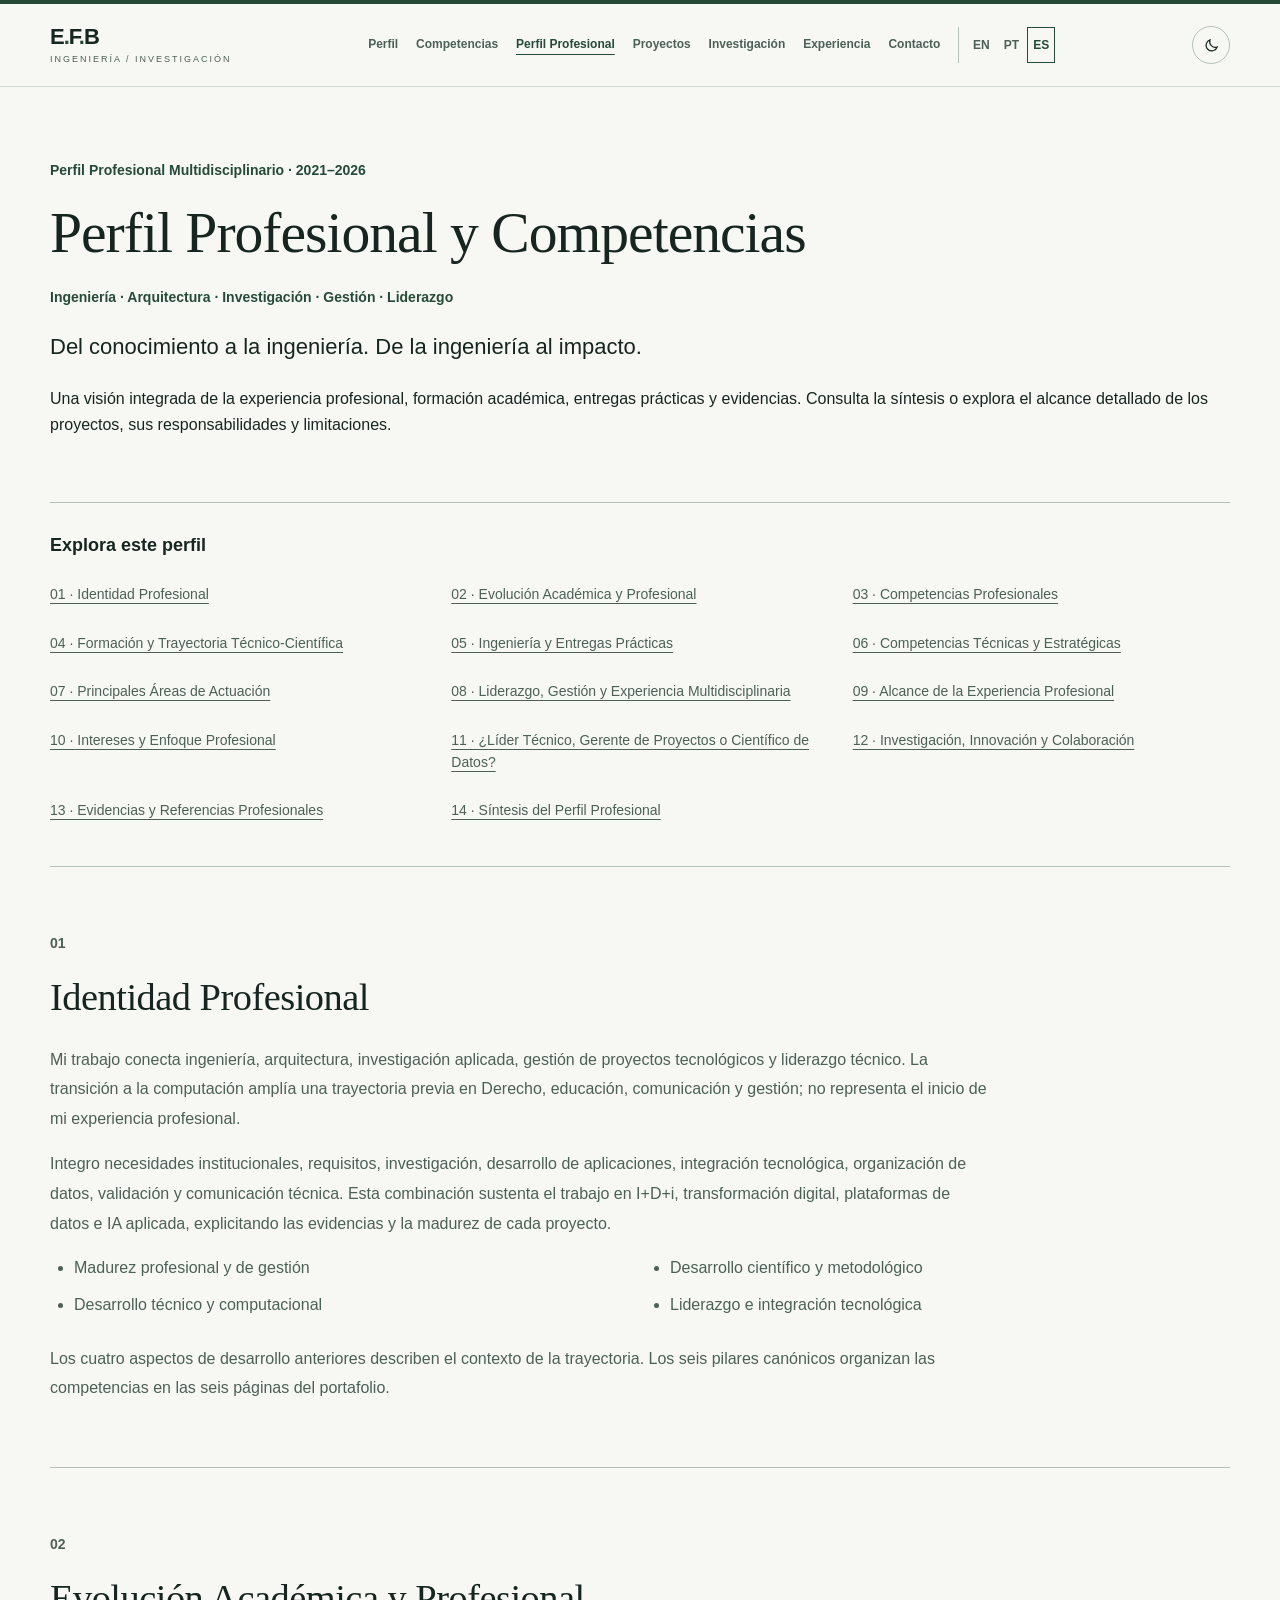
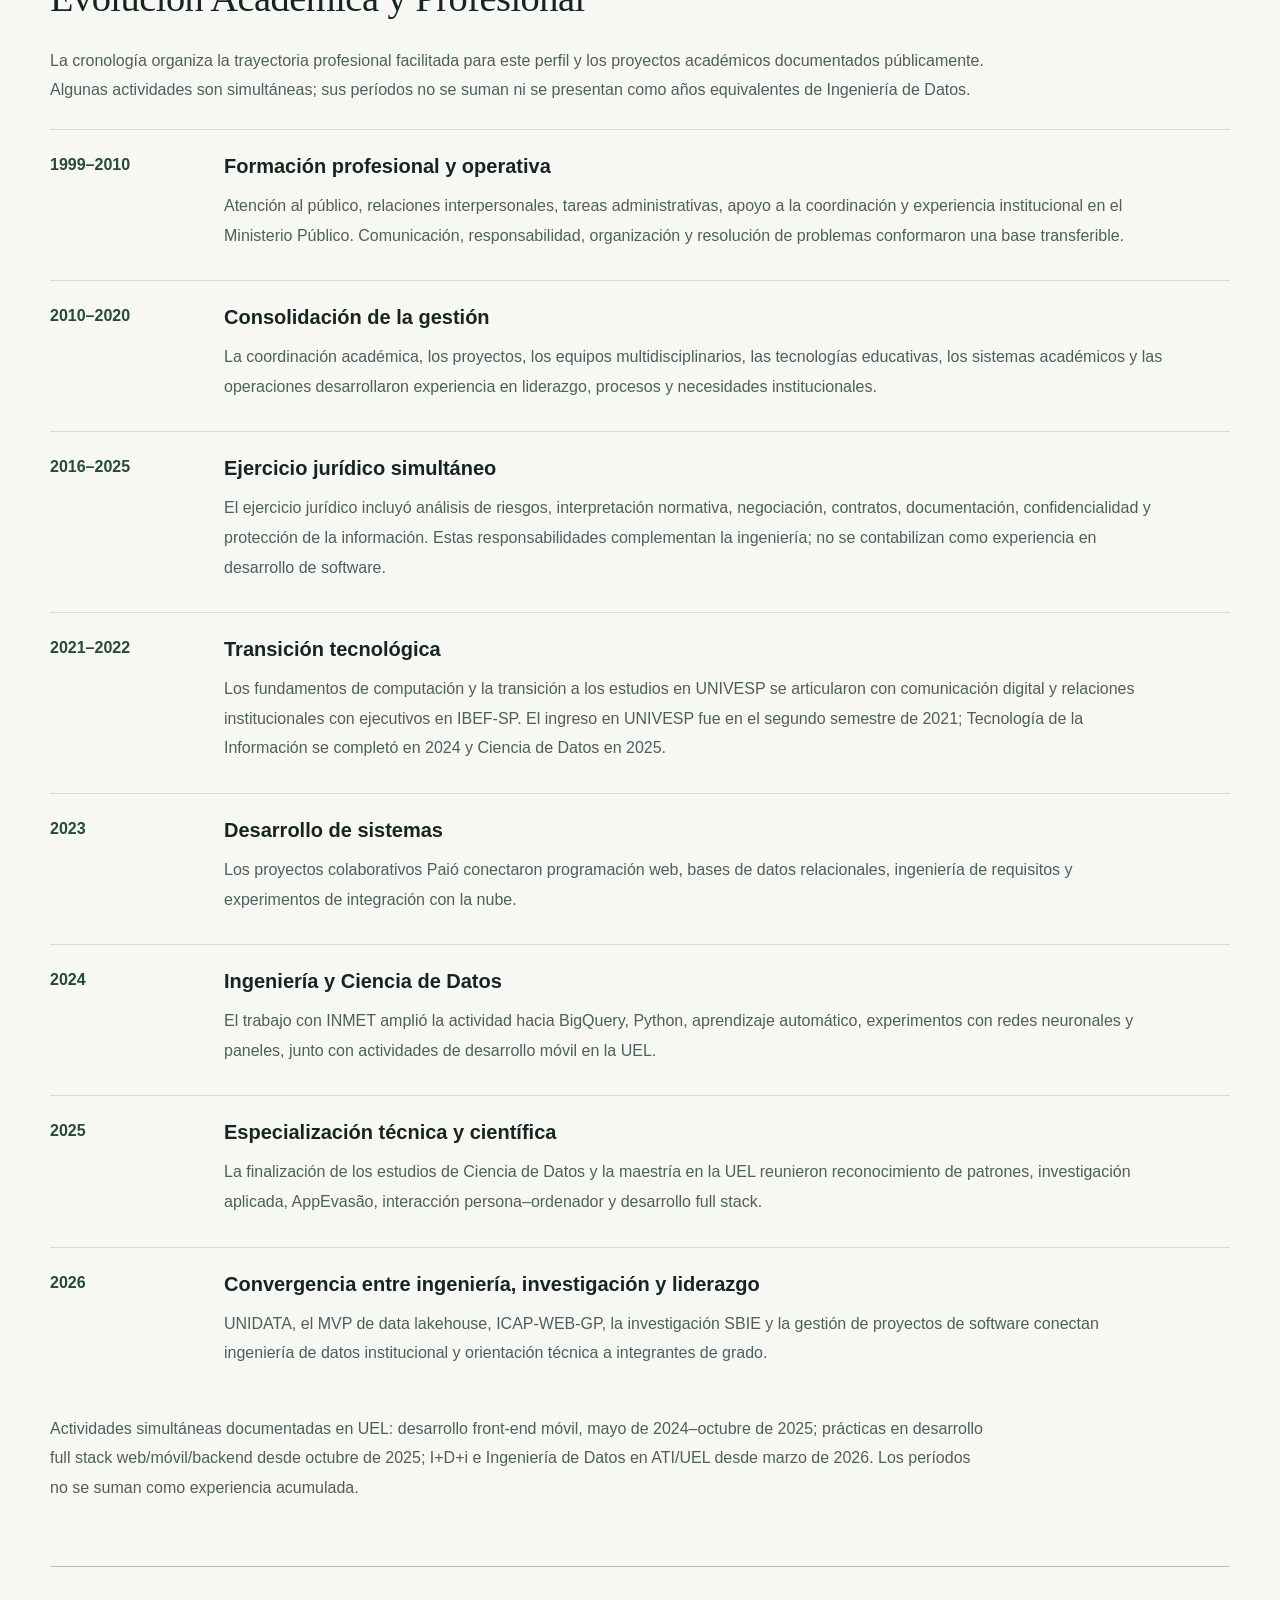
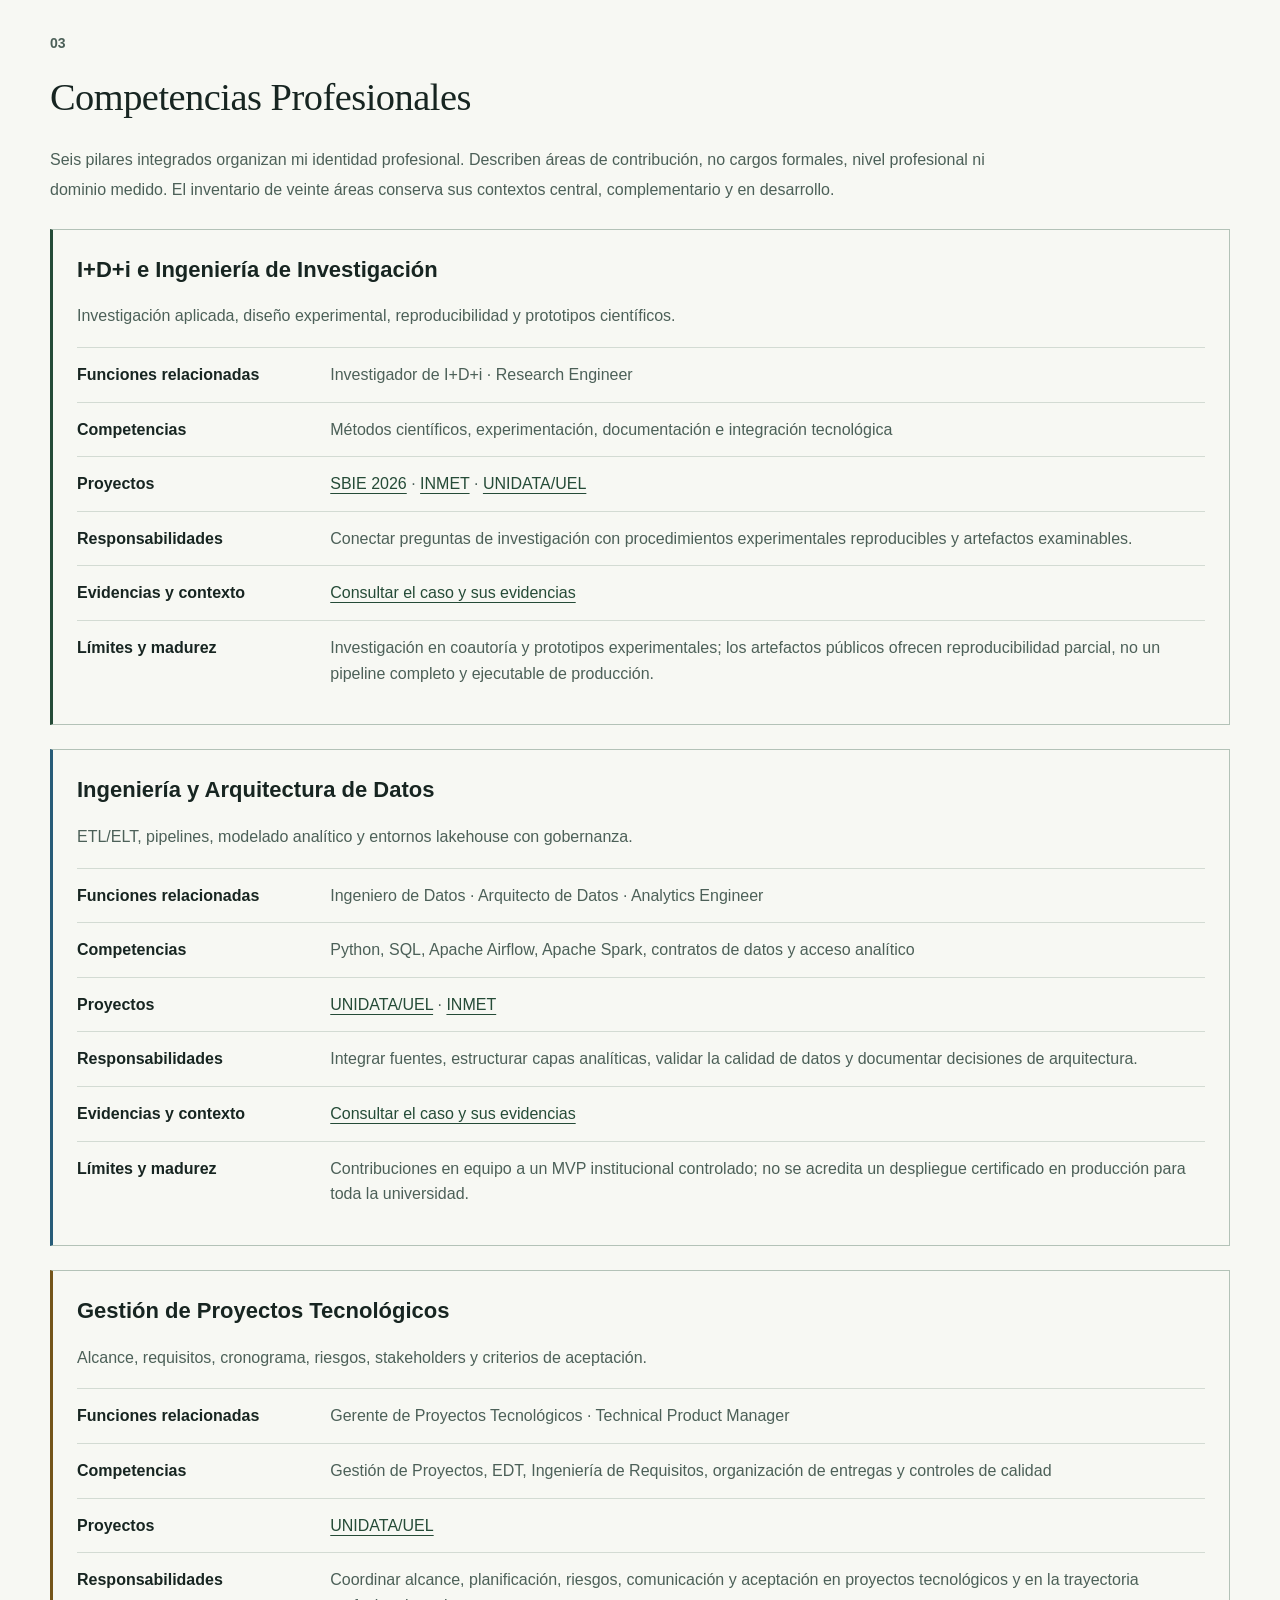
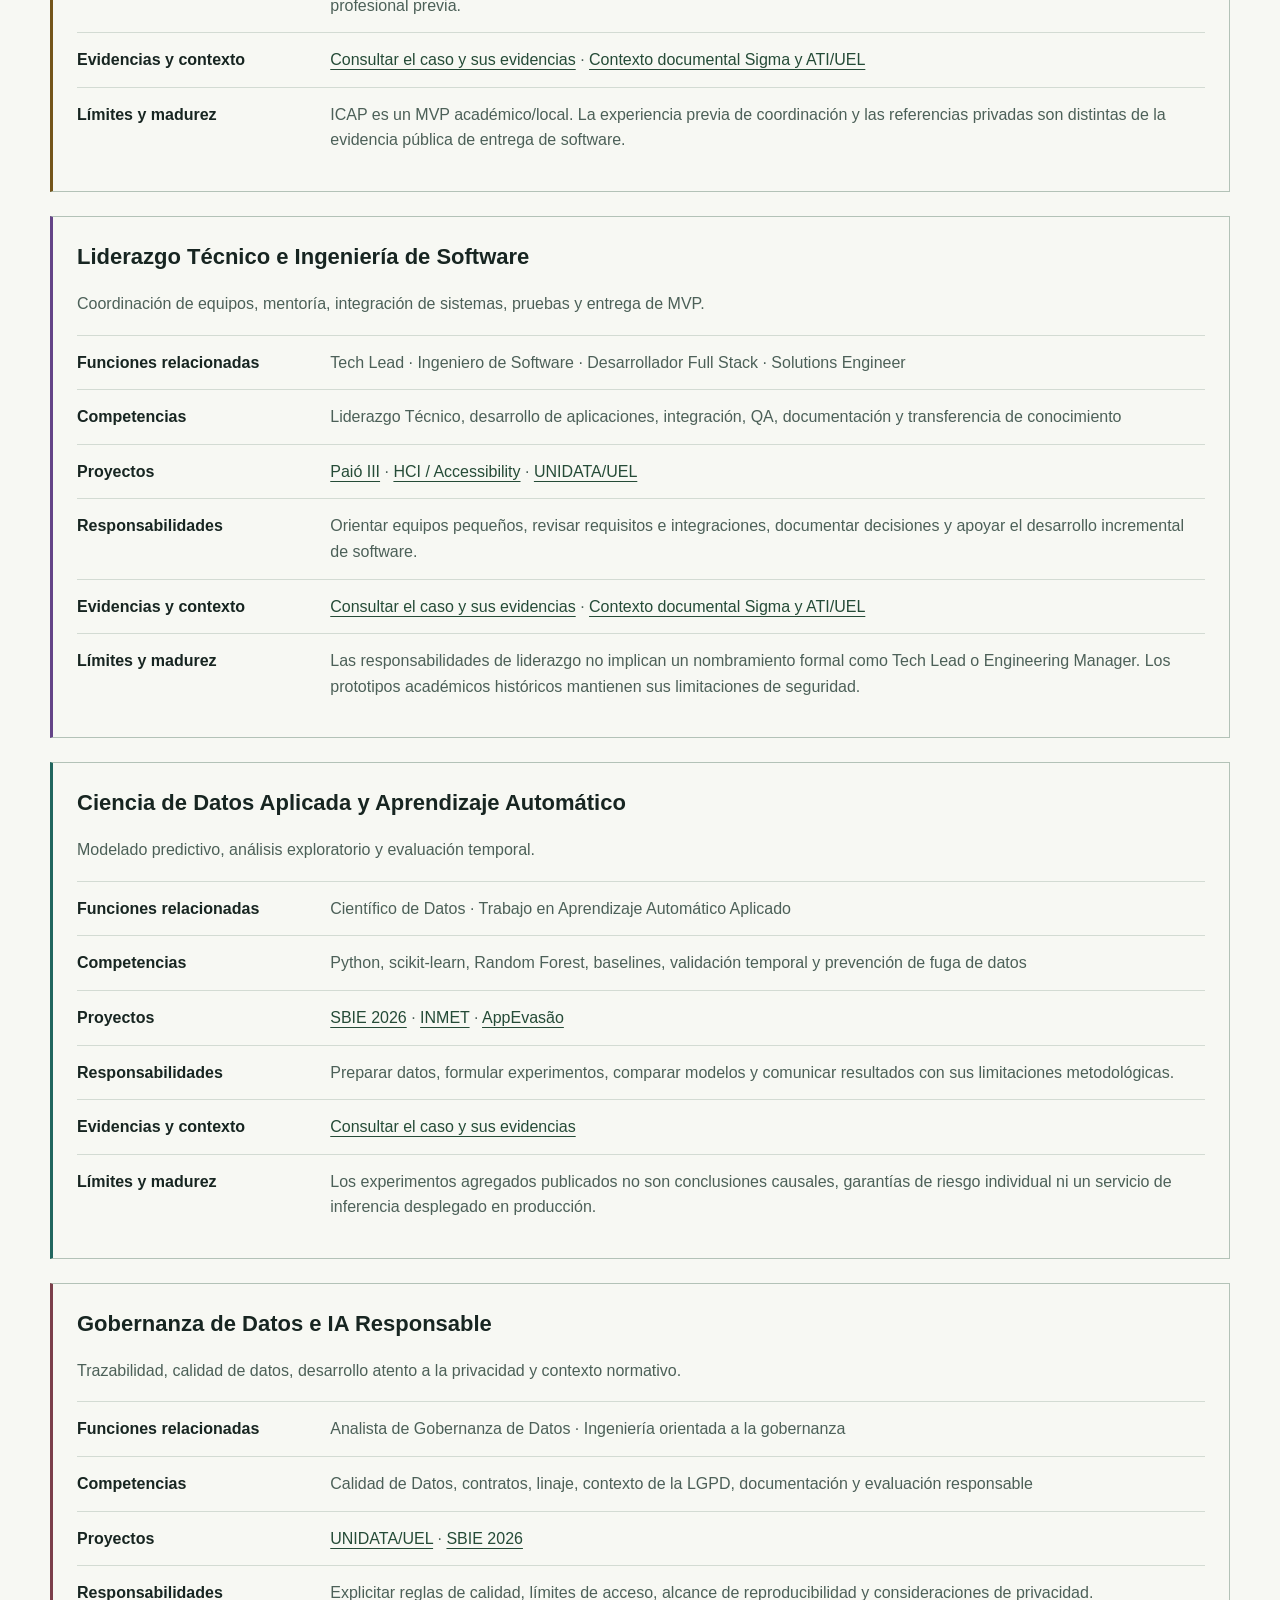
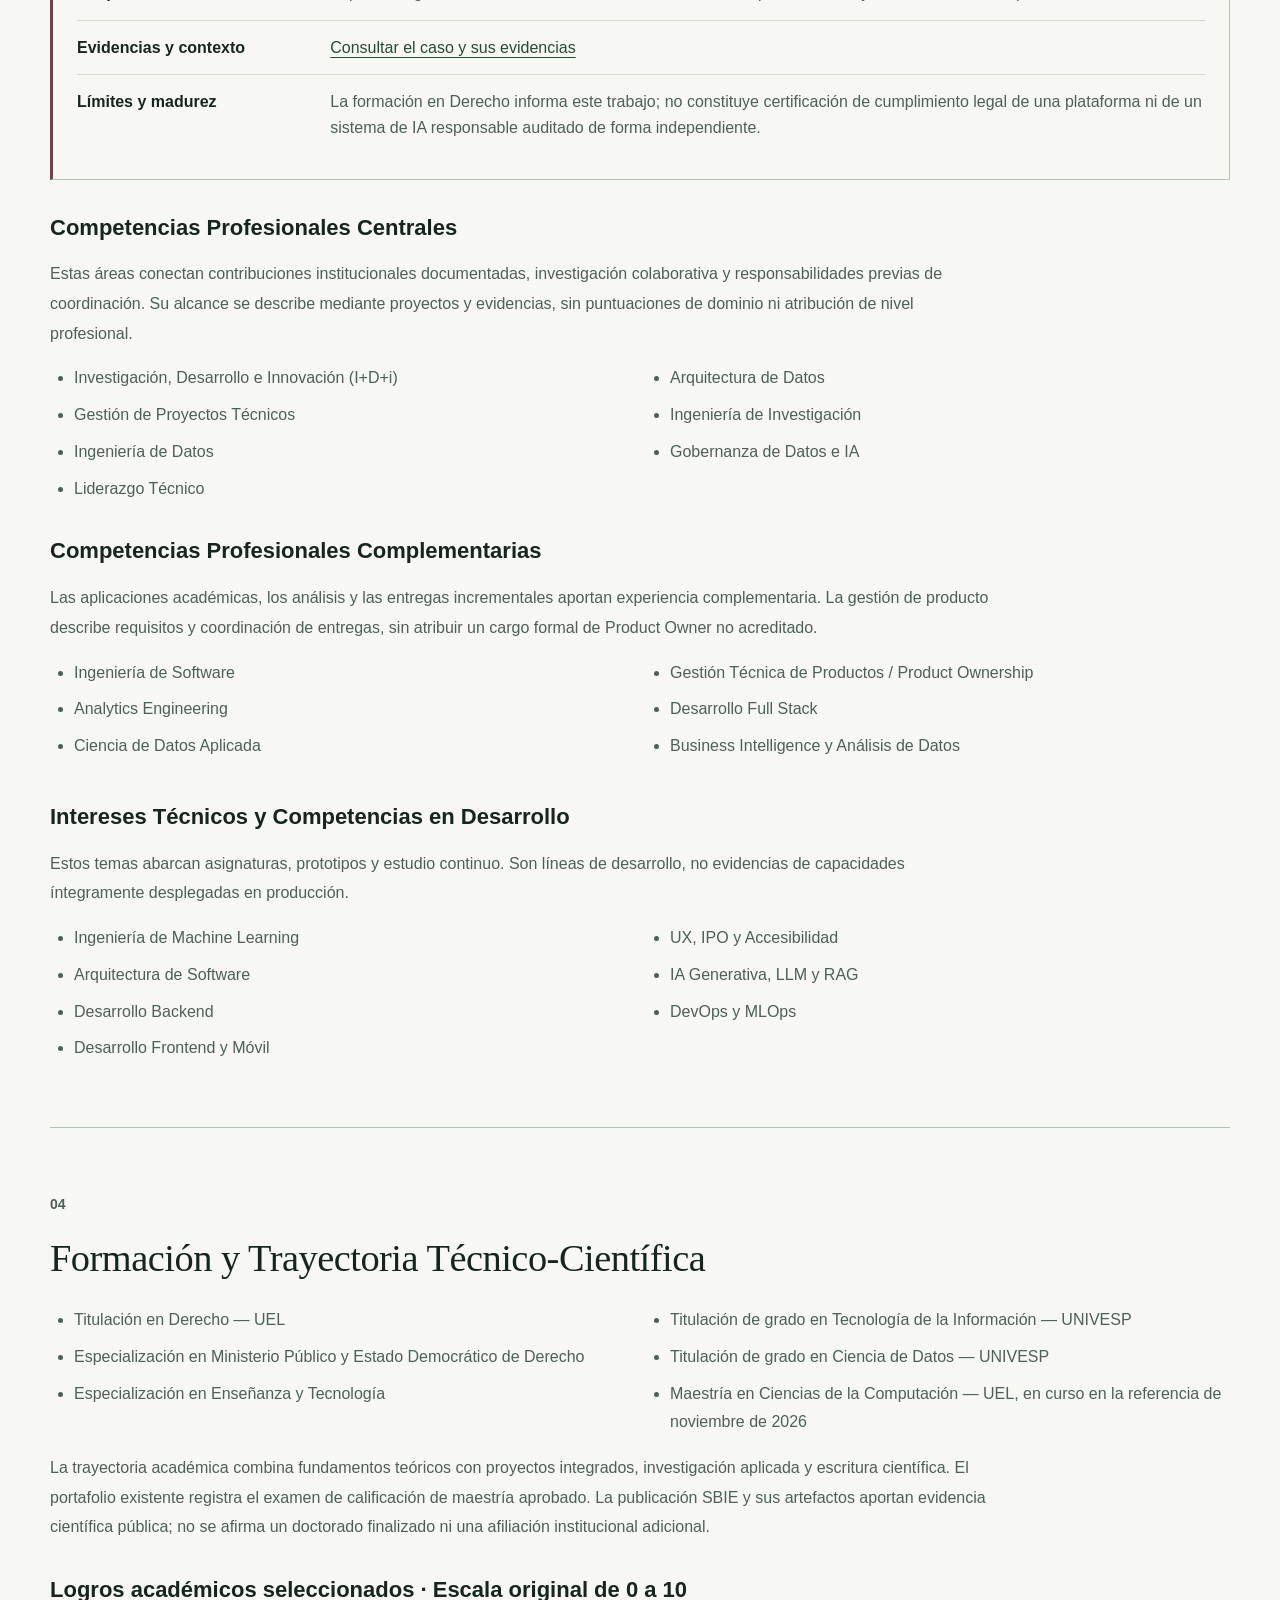
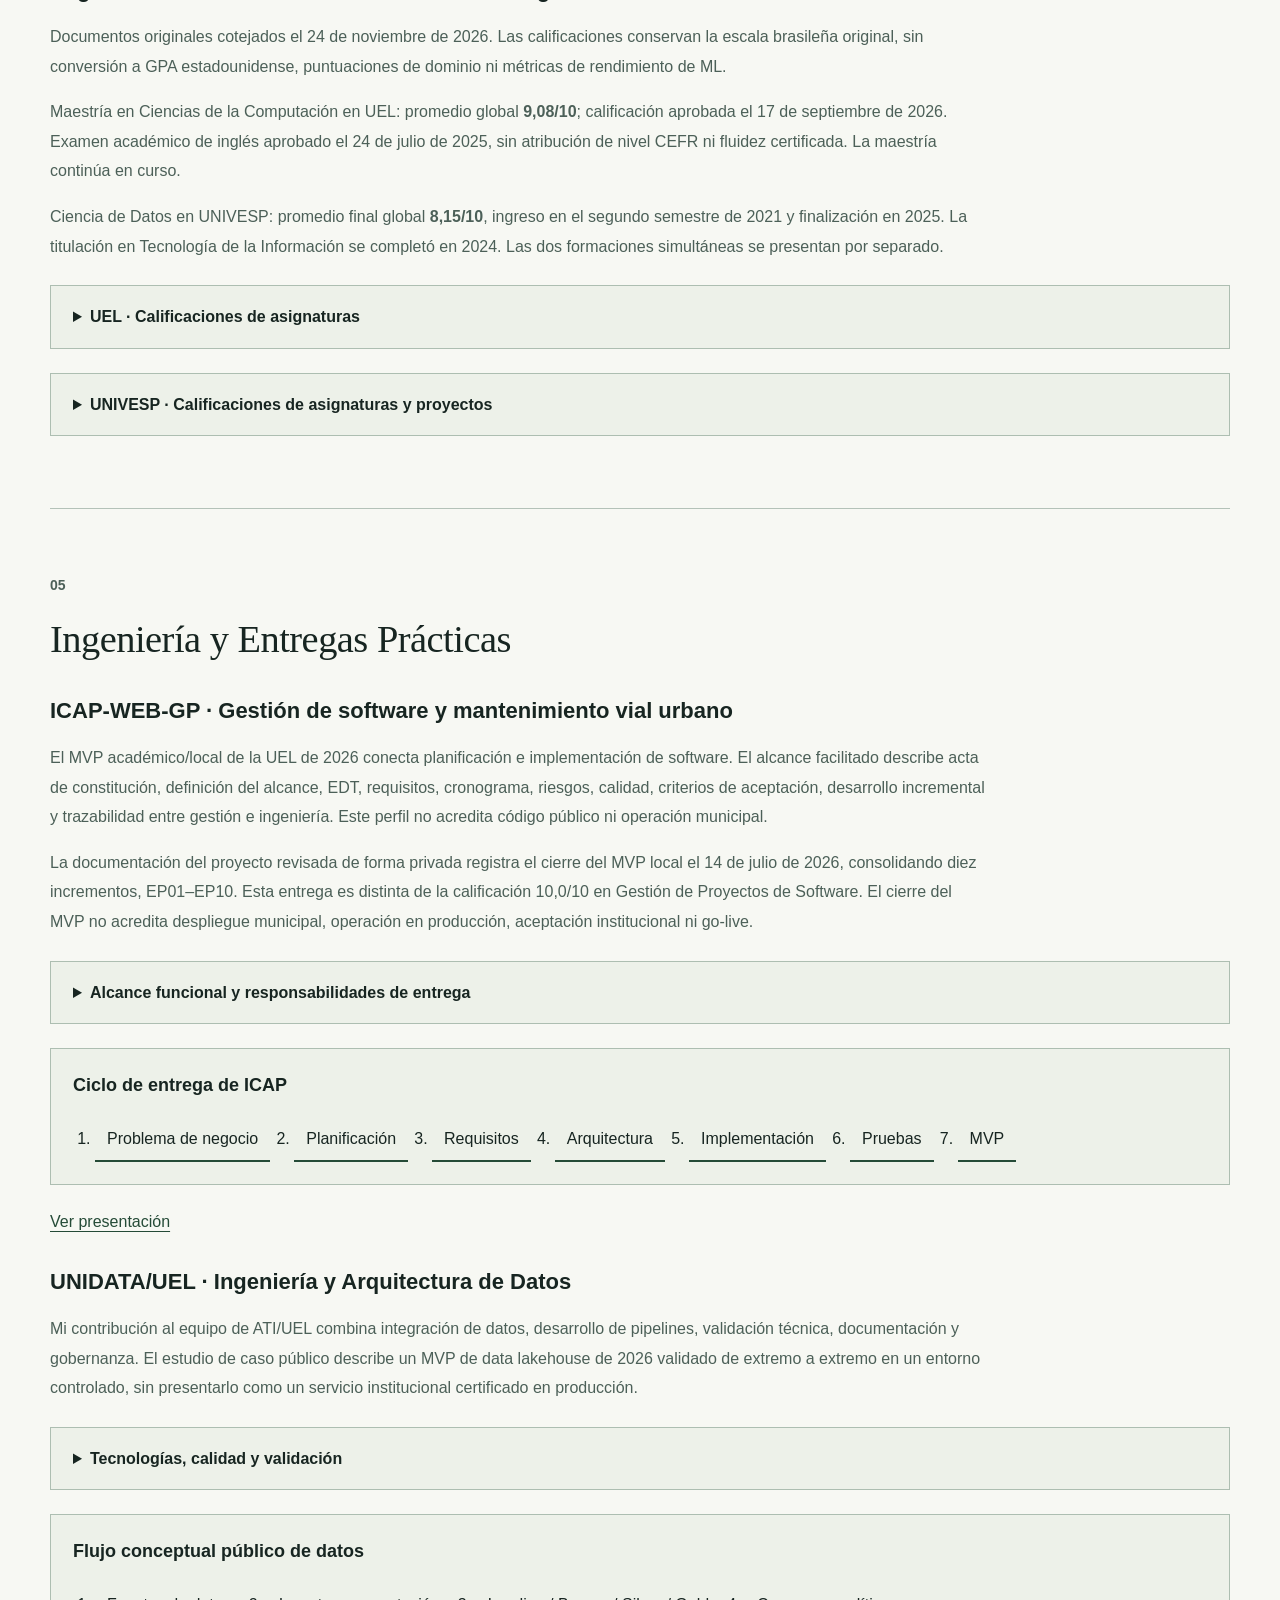
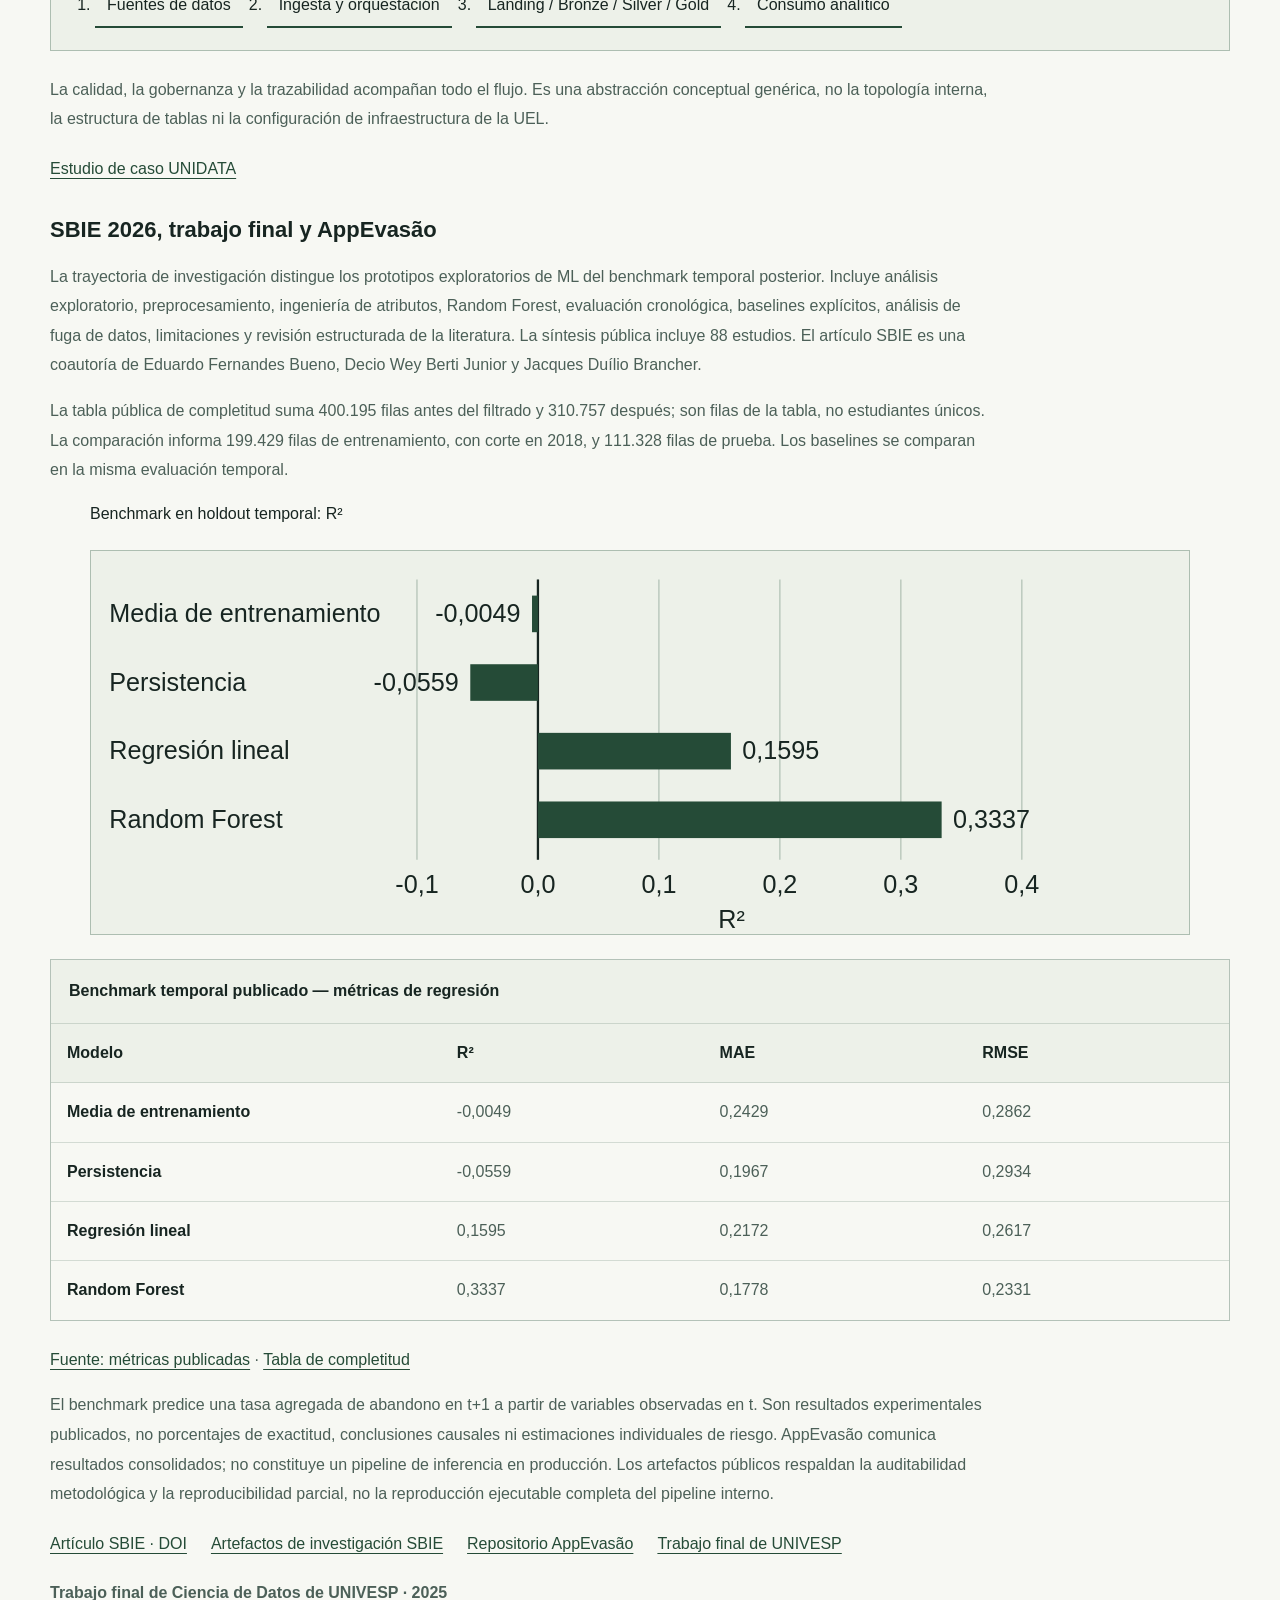
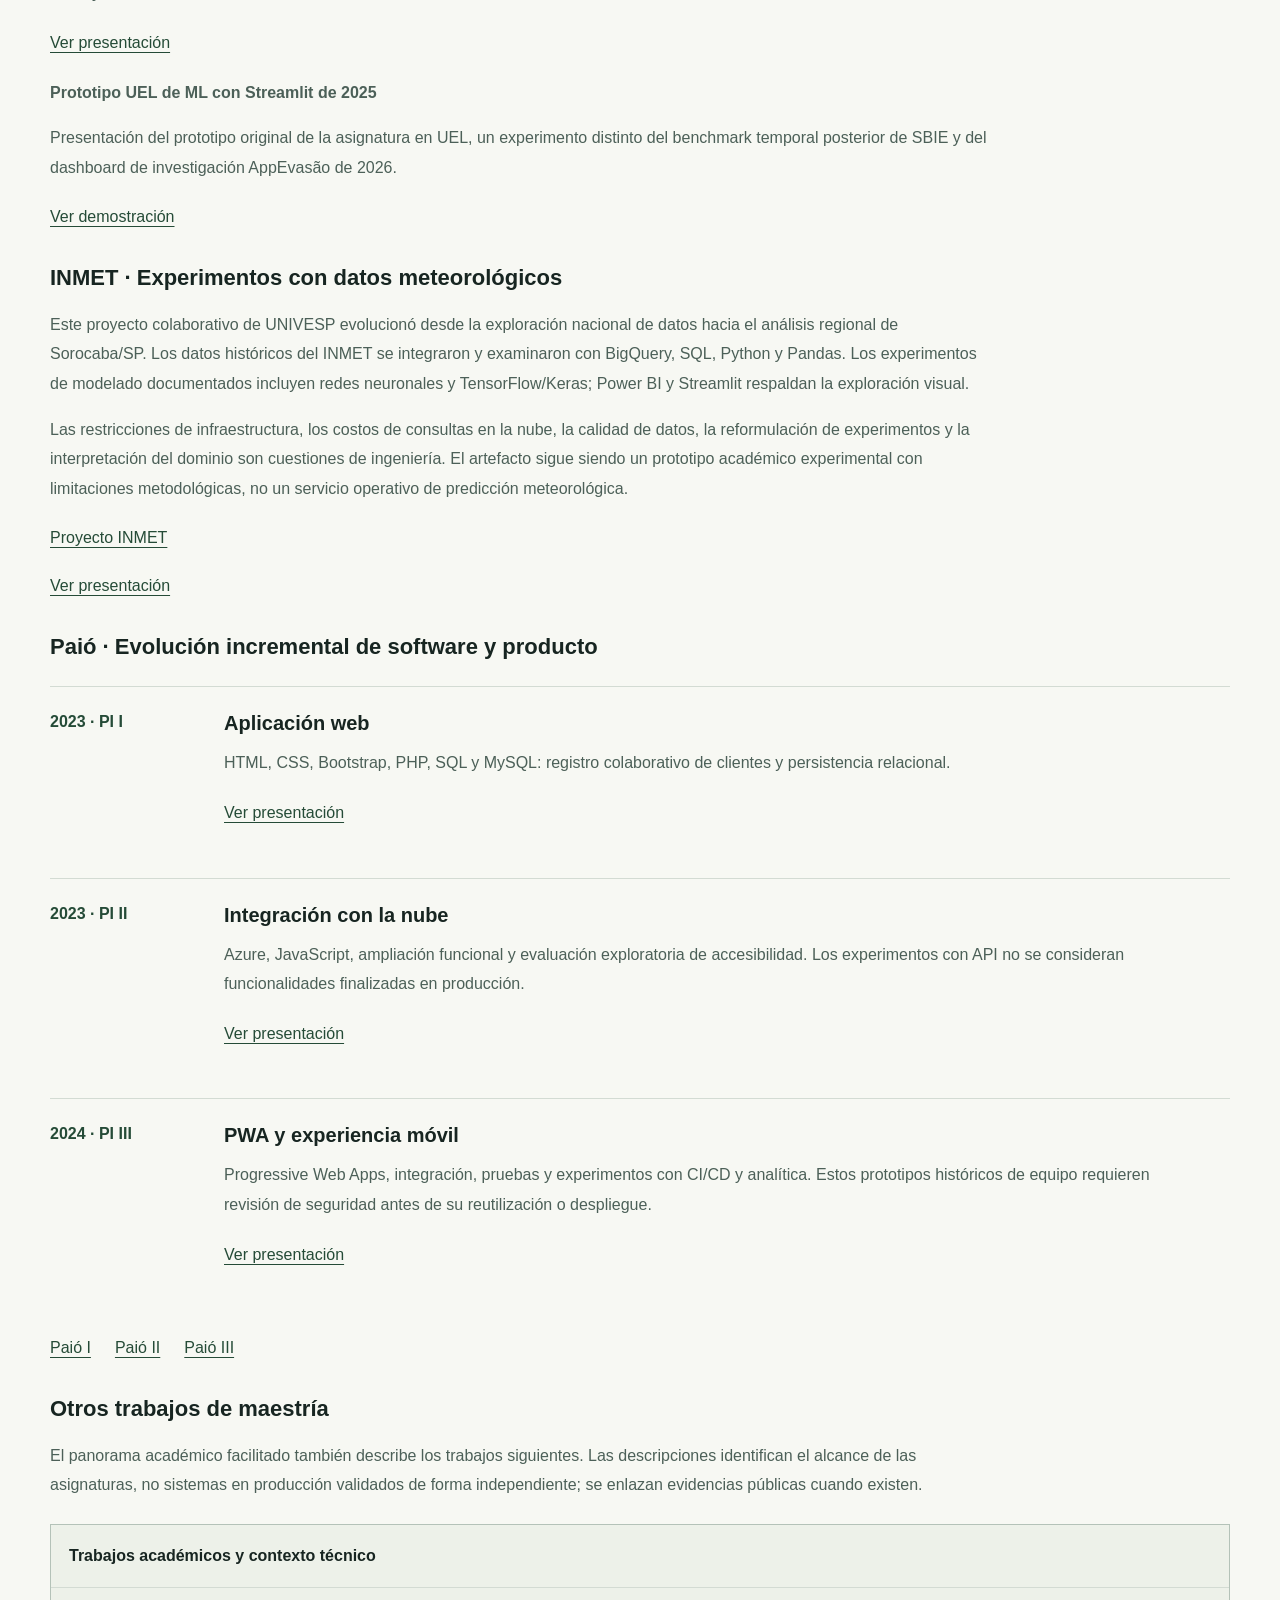
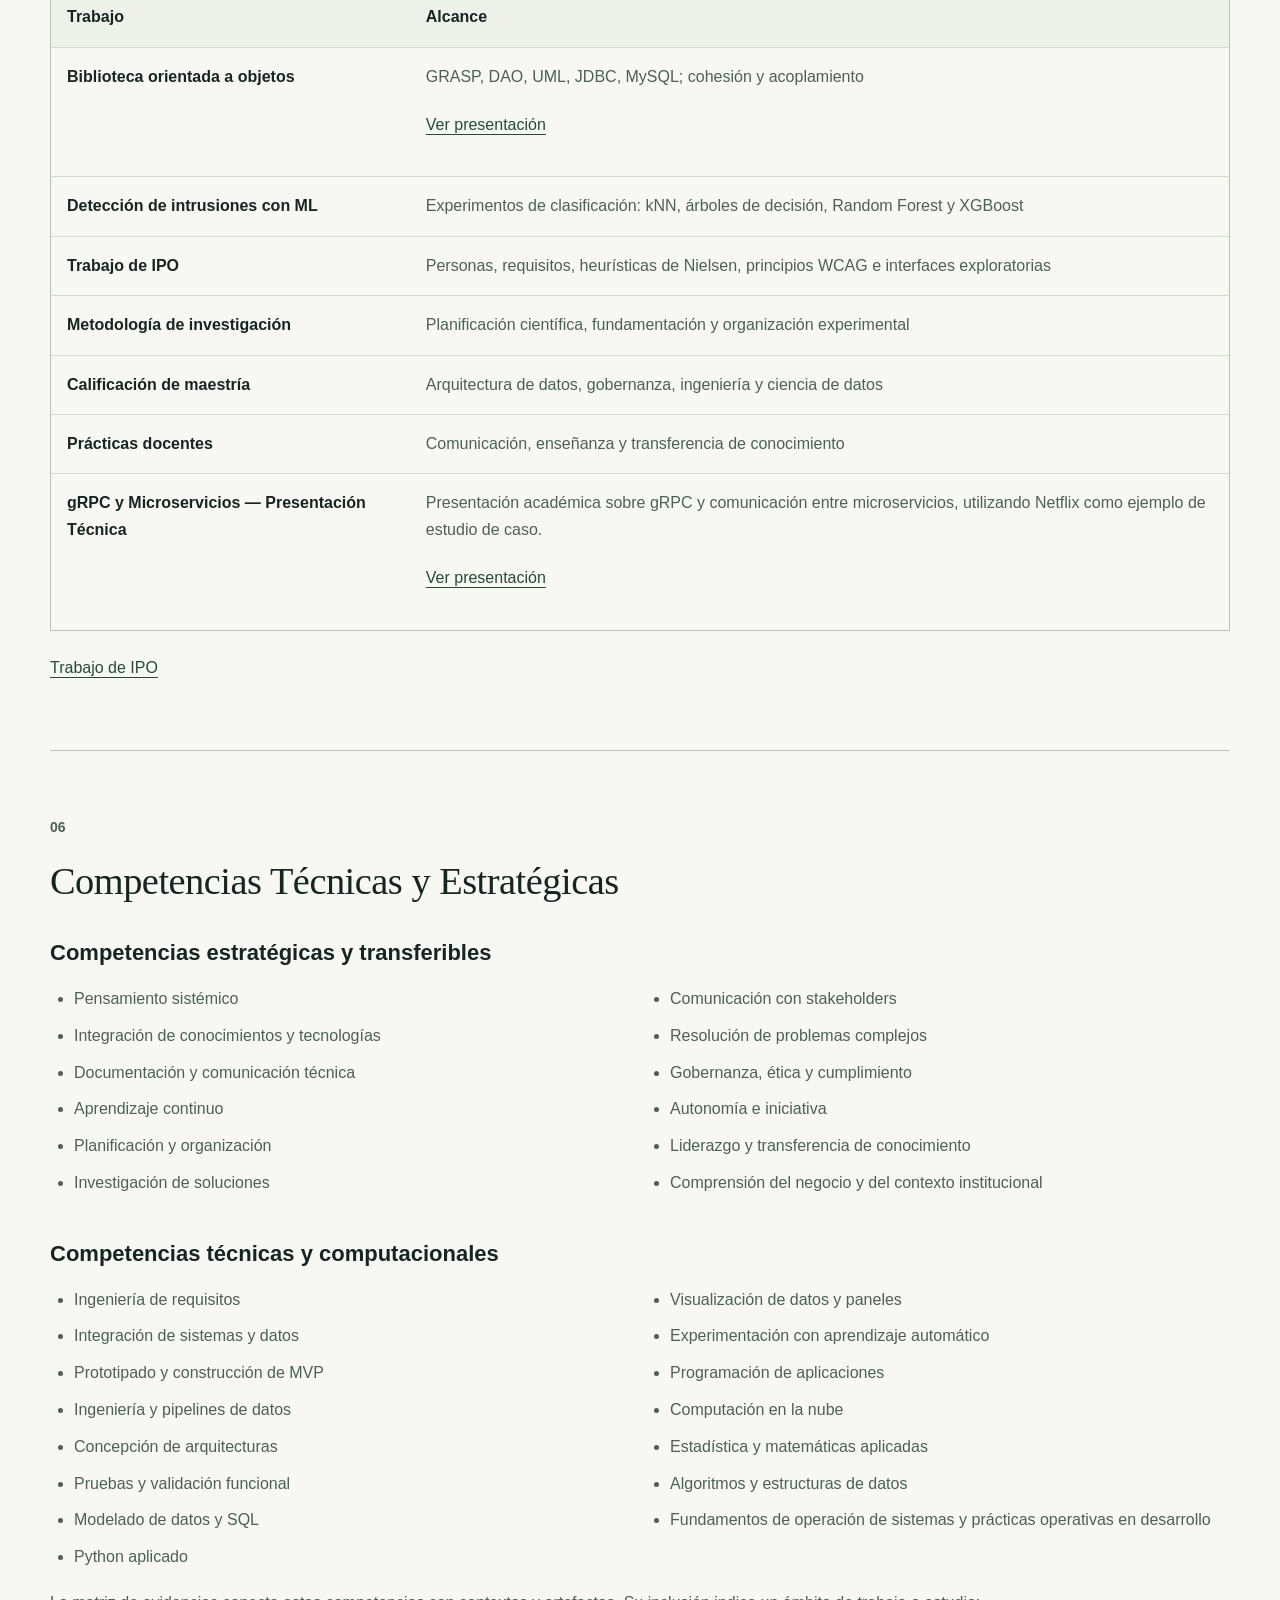
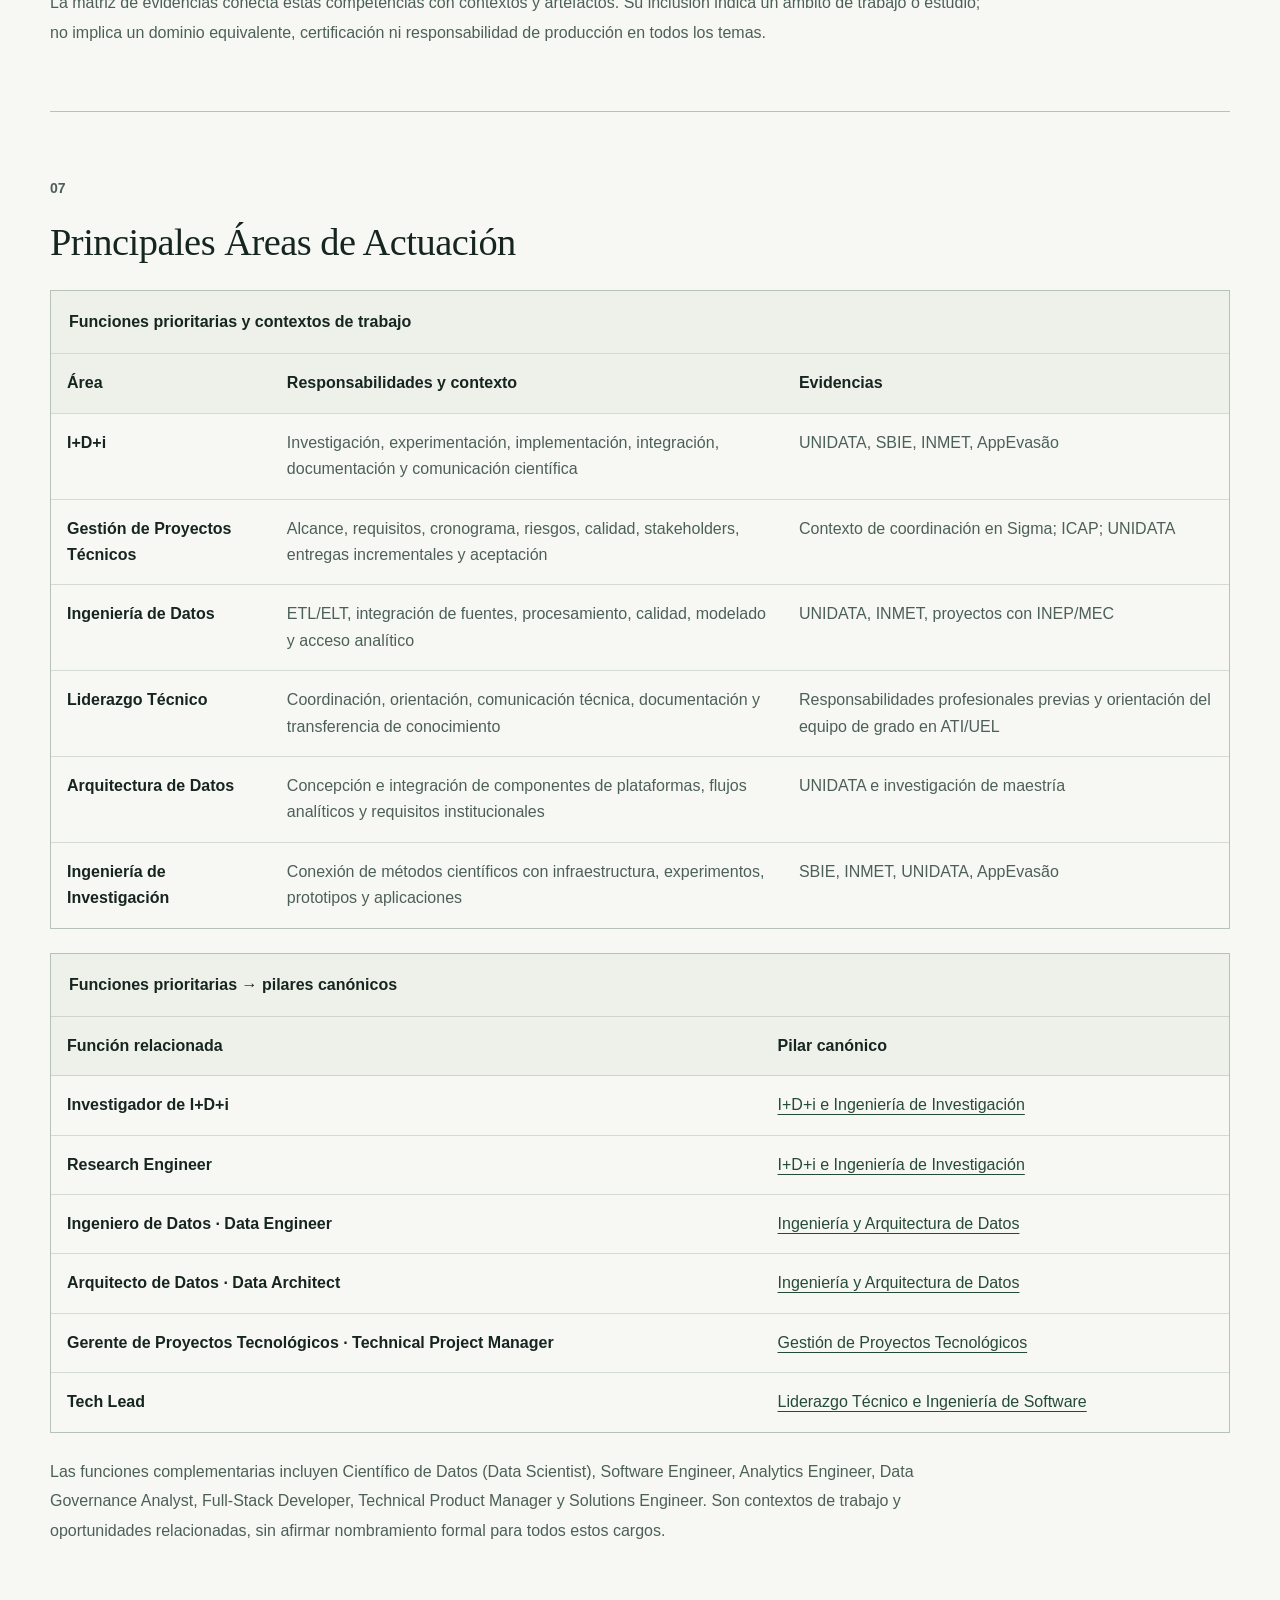
<file: es/profile/index.html>
<!doctype html>
<html lang="es" data-theme="dark">
<head>
  <meta charset="utf-8">
  <meta name="viewport" content="width=device-width, initial-scale=1">
  <meta name="color-scheme" content="dark light">
  <meta name="description" content="Ingeniero y Científico de Datos. Arquitectura, IA aplicada, ingeniería de investigación, gestión de proyectos tecnológicos, liderazgo y gobernanza. Maestrando en UEL.">
  <meta name="author" content="Eduardo Fernandes Bueno">
  <meta name="robots" content="index, follow">
  <link rel="canonical" href="https://eduardofernandesbueno.github.io/es/profile/">
  <link rel="alternate" hreflang="en" href="https://eduardofernandesbueno.github.io/profile/">
  <link rel="alternate" hreflang="pt-BR" href="https://eduardofernandesbueno.github.io/pt/profile/">
  <link rel="alternate" hreflang="es" href="https://eduardofernandesbueno.github.io/es/profile/">
  <link rel="alternate" hreflang="x-default" href="https://eduardofernandesbueno.github.io/profile/">
  <meta property="og:locale" content="es_ES">
  <meta property="og:locale:alternate" content="en_US">
  <meta property="og:locale:alternate" content="pt_BR">
  <meta property="og:type" content="website">
  <meta property="og:site_name" content="Eduardo Fernandes Bueno · Ingeniería e Investigación">
  <meta property="og:title" content="Perfil Profesional | Eduardo Fernandes Bueno — Investigación, Ingeniería y Liderazgo">
  <meta property="og:description" content="Ingeniero y Científico de Datos. Arquitectura, IA aplicada, ingeniería de investigación, gestión de proyectos tecnológicos, liderazgo y gobernanza. Maestrando en UEL.">
  <meta property="og:url" content="https://eduardofernandesbueno.github.io/es/profile/">
  <meta name="twitter:card" content="summary">
  <meta name="theme-color" content="#0d171a">
  <link rel="icon" href="/assets/favicon.svg" type="image/svg+xml">
  <link rel="stylesheet" href="/styles.css">
  <link rel="stylesheet" href="/assets/profile/profile.css">
  <title>Perfil Profesional | Eduardo Fernandes Bueno — Investigación, Ingeniería y Liderazgo</title>
  <script type="application/ld+json">
{
  "@context": "https://schema.org",
  "@graph": [
    {
      "@type": "Person",
      "name": "Eduardo Fernandes Bueno",
      "alternateName": "Eduardo F. Bueno",
      "url": "https://eduardofernandesbueno.github.io/",
      "description": "Ingeniero y Científico de Datos. Arquitectura, IA aplicada, ingeniería de investigación, gestión de proyectos tecnológicos, liderazgo y gobernanza. Maestrando en UEL.",
      "affiliation": {
        "@type": "CollegeOrUniversity",
        "name": "State University of Londrina",
        "alternateName": "UEL",
        "url": "https://www.uel.br/"
      },
      "alumniOf": [
        {
          "@type": "CollegeOrUniversity",
          "name": "Virtual University of the State of São Paulo",
          "alternateName": "UNIVESP"
        },
        {
          "@type": "CollegeOrUniversity",
          "name": "State University of Londrina",
          "alternateName": "UEL"
        }
      ],
      "knowsAbout": [
        "Research Engineering",
        "Data Engineering",
        "Data Architecture",
        "Technical Project Management",
        "Technical Leadership",
        "Software Engineering",
        "Data Science",
        "Machine Learning",
        "Data Governance",
        "Responsible AI",
        "Educational Data Mining",
        "Learning Analytics"
      ],
      "sameAs": [
        "https://github.com/eduardofernandesbueno",
        "https://www.linkedin.com/in/eduardofernandesbueno/",
        "http://lattes.cnpq.br/8716619580595259",
        "https://orcid.org/0009-0000-8620-0211"
      ],
      "@id": "https://eduardofernandesbueno.github.io/#person"
    },
    {
      "@type": "ProfilePage",
      "@id": "https://eduardofernandesbueno.github.io/es/profile/#webpage",
      "url": "https://eduardofernandesbueno.github.io/es/profile/",
      "name": "Perfil Profesional | Eduardo Fernandes Bueno — Investigación, Ingeniería y Liderazgo",
      "inLanguage": "es",
      "about": {
        "@id": "https://eduardofernandesbueno.github.io/#person"
      },
      "mainEntity": {
        "@id": "https://eduardofernandesbueno.github.io/#person"
      }
    }
  ]
}
  </script>
</head>
<body class="professional-profile taxonomy-harmonized">
  <a class="skip-link" href="#main">Saltar al contenido</a>
  <div class="top-rule" aria-hidden="true"></div>
  <header class="site-header profile-navigation">
    <div class="container header-inner">
      <a class="brand" href="/es/#home" aria-label="Eduardo Fernandes Bueno — inicio"><span class="brand-mark" aria-hidden="true">E<span>.</span>F<span>.</span>B</span><span class="brand-caption">INGENIERÍA / INVESTIGACIÓN</span></a>
      <nav class="site-nav" id="site-nav" aria-label="Navegación principal">
        <a href="/es/#about">Perfil</a><a href="/es/#expertise">Competencias</a><a class="profile-nav-link" href="/es/profile/" aria-current="page">Perfil Profesional</a><a href="/es/#work">Proyectos</a><a href="/es/#research">Investigación</a><a href="/es/#experience">Experiencia</a><a href="/es/#contact">Contacto</a>
        <div class="language-switcher" role="group" aria-label="Idioma"><a href="/profile/" lang="en" hreflang="en" data-language-link aria-label="English">EN</a><a href="/pt/profile/" lang="pt-BR" hreflang="pt-BR" data-language-link aria-label="Português brasileiro">PT</a><a href="/es/profile/" lang="es" hreflang="es" data-language-link aria-label="Español" aria-current="page">ES</a></div>
      </nav>
      <div class="header-actions">
        <button class="icon-button" id="theme-toggle" type="button" aria-label="Cambiar tema de color" title="Alternar tema claro/oscuro"><svg aria-hidden="true" viewBox="0 0 24 24" fill="none" stroke="currentColor" stroke-width="1.7"><path d="M20 14.1A8 8 0 0 1 9.9 4 8 8 0 1 0 20 14.1Z"/></svg></button>
        <button class="icon-button mobile-menu" id="menu-toggle" type="button" aria-controls="site-nav" aria-expanded="false" aria-label="Abrir navegación"><svg aria-hidden="true" viewBox="0 0 24 24" fill="none" stroke="currentColor" stroke-width="1.8"><path d="M4 7h16M4 12h16M4 17h16"/></svg></button>
      </div>
    </div>
  </header>
<main id="main" class="container"><section id="profile-top" class="profile-hero"><p class="profile-kicker">Perfil Profesional Multidisciplinario · 2021–2026</p><h1>Perfil Profesional y Competencias</h1><p class="profile-kicker">Ingeniería · Arquitectura · Investigación · Gestión · Liderazgo</p><p class="profile-lead">Del conocimiento a la ingeniería. De la ingeniería al impacto.</p><p>Una visión integrada de la experiencia profesional, formación académica, entregas prácticas y evidencias. Consulta la síntesis o explora el alcance detallado de los proyectos, sus responsabilidades y limitaciones.</p></section><nav class="profile-toc" aria-label="Explora este perfil"><h2>Explora este perfil</h2><ol><li><a href="#identity">01 · Identidad Profesional</a></li><li><a href="#evolution">02 · Evolución Académica y Profesional</a></li><li><a href="#capabilities">03 · Competencias Profesionales</a></li><li><a href="#academic">04 · Formación y Trayectoria Técnico-Científica</a></li><li><a href="#deliveries">05 · Ingeniería y Entregas Prácticas</a></li><li><a href="#competencies">06 · Competencias Técnicas y Estratégicas</a></li><li><a href="#practice">07 · Principales Áreas de Actuación</a></li><li><a href="#leadership">08 · Liderazgo, Gestión y Experiencia Multidisciplinaria</a></li><li><a href="#scope">09 · Alcance de la Experiencia Profesional</a></li><li><a href="#approach">10 · Intereses y Enfoque Profesional</a></li><li><a href="#dimensions">11 · ¿Líder Técnico, Gerente de Proyectos o Científico de Datos?</a></li><li><a href="#collaboration">12 · Investigación, Innovación y Colaboración</a></li><li><a href="#evidence">13 · Evidencias y Referencias Profesionales</a></li><li><a href="#synthesis">14 · Síntesis del Perfil Profesional</a></li></ol></nav><section id="identity" class="profile-section"><p class="profile-kicker">01</p><h2>Identidad Profesional</h2><p>Mi trabajo conecta ingeniería, arquitectura, investigación aplicada, gestión de proyectos tecnológicos y liderazgo técnico. La transición a la computación amplía una trayectoria previa en Derecho, educación, comunicación y gestión; no representa el inicio de mi experiencia profesional.</p><p>Integro necesidades institucionales, requisitos, investigación, desarrollo de aplicaciones, integración tecnológica, organización de datos, validación y comunicación técnica. Esta combinación sustenta el trabajo en I+D+i, transformación digital, plataformas de datos e IA aplicada, explicitando las evidencias y la madurez de cada proyecto.</p><ul><li>Madurez profesional y de gestión</li><li>Desarrollo técnico y computacional</li><li>Desarrollo científico y metodológico</li><li>Liderazgo e integración tecnológica</li></ul><p>Los cuatro aspectos de desarrollo anteriores describen el contexto de la trayectoria. Los seis pilares canónicos organizan las competencias en las seis páginas del portafolio.</p></section><section id="evolution" class="profile-section"><p class="profile-kicker">02</p><h2>Evolución Académica y Profesional</h2><p>La cronología organiza la trayectoria profesional facilitada para este perfil y los proyectos académicos documentados públicamente. Algunas actividades son simultáneas; sus períodos no se suman ni se presentan como años equivalentes de Ingeniería de Datos.</p><ol class="profile-timeline"><li><span class="profile-date">1999–2010</span><div><h3>Formación profesional y operativa</h3><p>Atención al público, relaciones interpersonales, tareas administrativas, apoyo a la coordinación y experiencia institucional en el Ministerio Público. Comunicación, responsabilidad, organización y resolución de problemas conformaron una base transferible.</p></div></li><li><span class="profile-date">2010–2020</span><div><h3>Consolidación de la gestión</h3><p>La coordinación académica, los proyectos, los equipos multidisciplinarios, las tecnologías educativas, los sistemas académicos y las operaciones desarrollaron experiencia en liderazgo, procesos y necesidades institucionales.</p></div></li><li><span class="profile-date">2016–2025</span><div><h3>Ejercicio jurídico simultáneo</h3><p>El ejercicio jurídico incluyó análisis de riesgos, interpretación normativa, negociación, contratos, documentación, confidencialidad y protección de la información. Estas responsabilidades complementan la ingeniería; no se contabilizan como experiencia en desarrollo de software.</p></div></li><li><span class="profile-date">2021–2022</span><div><h3>Transición tecnológica</h3><p>Los fundamentos de computación y la transición a los estudios en UNIVESP se articularon con comunicación digital y relaciones institucionales con ejecutivos en IBEF-SP. El ingreso en UNIVESP fue en el segundo semestre de 2021; Tecnología de la Información se completó en 2024 y Ciencia de Datos en 2025.</p></div></li><li><span class="profile-date">2023</span><div><h3>Desarrollo de sistemas</h3><p>Los proyectos colaborativos Paió conectaron programación web, bases de datos relacionales, ingeniería de requisitos y experimentos de integración con la nube.</p></div></li><li><span class="profile-date">2024</span><div><h3>Ingeniería y Ciencia de Datos</h3><p>El trabajo con INMET amplió la actividad hacia BigQuery, Python, aprendizaje automático, experimentos con redes neuronales y paneles, junto con actividades de desarrollo móvil en la UEL.</p></div></li><li><span class="profile-date">2025</span><div><h3>Especialización técnica y científica</h3><p>La finalización de los estudios de Ciencia de Datos y la maestría en la UEL reunieron reconocimiento de patrones, investigación aplicada, AppEvasão, interacción persona–ordenador y desarrollo full stack.</p></div></li><li><span class="profile-date">2026</span><div><h3>Convergencia entre ingeniería, investigación y liderazgo</h3><p>UNIDATA, el MVP de data lakehouse, ICAP-WEB-GP, la investigación SBIE y la gestión de proyectos de software conectan ingeniería de datos institucional y orientación técnica a integrantes de grado.</p></div></li></ol><p>Actividades simultáneas documentadas en UEL: desarrollo front-end móvil, mayo de 2024–octubre de 2025; prácticas en desarrollo full stack web/móvil/backend desde octubre de 2025; I+D+i e Ingeniería de Datos en ATI/UEL desde marzo de 2026. Los períodos no se suman como experiencia acumulada.</p></section><section id="capabilities" class="profile-section"><p class="profile-kicker">03</p><h2>Competencias Profesionales</h2><p>Seis pilares integrados organizan mi identidad profesional. Describen áreas de contribución, no cargos formales, nivel profesional ni dominio medido. El inventario de veinte áreas conserva sus contextos central, complementario y en desarrollo.</p><article class="profile-pillar pillar-research" id="pillar-research"><h3>I+D+i e Ingeniería de Investigación</h3><p>Investigación aplicada, diseño experimental, reproducibilidad y prototipos científicos.</p><dl><div><dt>Funciones relacionadas</dt><dd>Investigador de I+D+i · Research Engineer</dd></div><div><dt>Competencias</dt><dd>Métodos científicos, experimentación, documentación e integración tecnológica</dd></div><div><dt>Proyectos</dt><dd><a href="https://github.com/eduardofernandesbueno/sbie2026-evasao-ensino-superior-artefatos/blob/main/evidencias/tabelas/02_comparacao_baselines_temporal.csv" target="_blank" rel="noopener noreferrer">SBIE 2026</a> · <a href="https://github.com/eduardofernandesbueno/project-04-univesp-inmet-weather-forecasting-2024" target="_blank" rel="noopener noreferrer">INMET</a> · <a href="https://github.com/eduardofernandesbueno/unidata-uel-data-lakehouse-2026" target="_blank" rel="noopener noreferrer">UNIDATA/UEL</a></dd></div><div><dt>Responsabilidades</dt><dd>Conectar preguntas de investigación con procedimientos experimentales reproducibles y artefactos examinables.</dd></div><div><dt>Evidencias y contexto</dt><dd><a href="#case-research">Consultar el caso y sus evidencias</a></dd></div><div><dt>Límites y madurez</dt><dd>Investigación en coautoría y prototipos experimentales; los artefactos públicos ofrecen reproducibilidad parcial, no un pipeline completo y ejecutable de producción.</dd></div></dl></article><article class="profile-pillar pillar-data" id="pillar-data"><h3>Ingeniería y Arquitectura de Datos</h3><p>ETL/ELT, pipelines, modelado analítico y entornos lakehouse con gobernanza.</p><dl><div><dt>Funciones relacionadas</dt><dd>Ingeniero de Datos · Arquitecto de Datos · Analytics Engineer</dd></div><div><dt>Competencias</dt><dd>Python, SQL, Apache Airflow, Apache Spark, contratos de datos y acceso analítico</dd></div><div><dt>Proyectos</dt><dd><a href="https://github.com/eduardofernandesbueno/unidata-uel-data-lakehouse-2026" target="_blank" rel="noopener noreferrer">UNIDATA/UEL</a> · <a href="https://github.com/eduardofernandesbueno/project-04-univesp-inmet-weather-forecasting-2024" target="_blank" rel="noopener noreferrer">INMET</a></dd></div><div><dt>Responsabilidades</dt><dd>Integrar fuentes, estructurar capas analíticas, validar la calidad de datos y documentar decisiones de arquitectura.</dd></div><div><dt>Evidencias y contexto</dt><dd><a href="#case-unidata">Consultar el caso y sus evidencias</a></dd></div><div><dt>Límites y madurez</dt><dd>Contribuciones en equipo a un MVP institucional controlado; no se acredita un despliegue certificado en producción para toda la universidad.</dd></div></dl></article><article class="profile-pillar pillar-projects" id="pillar-projects"><h3>Gestión de Proyectos Tecnológicos</h3><p>Alcance, requisitos, cronograma, riesgos, stakeholders y criterios de aceptación.</p><dl><div><dt>Funciones relacionadas</dt><dd>Gerente de Proyectos Tecnológicos · Technical Product Manager</dd></div><div><dt>Competencias</dt><dd>Gestión de Proyectos, EDT, Ingeniería de Requisitos, organización de entregas y controles de calidad</dd></div><div><dt>Proyectos</dt><dd><a href="https://github.com/eduardofernandesbueno/unidata-uel-data-lakehouse-2026" target="_blank" rel="noopener noreferrer">UNIDATA/UEL</a></dd></div><div><dt>Responsabilidades</dt><dd>Coordinar alcance, planificación, riesgos, comunicación y aceptación en proyectos tecnológicos y en la trayectoria profesional previa.</dd></div><div><dt>Evidencias y contexto</dt><dd><a href="#case-icap">Consultar el caso y sus evidencias</a> · <a href="#leadership">Contexto documental Sigma y ATI/UEL</a></dd></div><div><dt>Límites y madurez</dt><dd>ICAP es un MVP académico/local. La experiencia previa de coordinación y las referencias privadas son distintas de la evidencia pública de entrega de software.</dd></div></dl></article><article class="profile-pillar pillar-leadership" id="pillar-leadership"><h3>Liderazgo Técnico e Ingeniería de Software</h3><p>Coordinación de equipos, mentoría, integración de sistemas, pruebas y entrega de MVP.</p><dl><div><dt>Funciones relacionadas</dt><dd>Tech Lead · Ingeniero de Software · Desarrollador Full Stack · Solutions Engineer</dd></div><div><dt>Competencias</dt><dd>Liderazgo Técnico, desarrollo de aplicaciones, integración, QA, documentación y transferencia de conocimiento</dd></div><div><dt>Proyectos</dt><dd><a href="https://github.com/eduardofernandesbueno/project-03-univesp-paio-pwa-cloud-app-2024" target="_blank" rel="noopener noreferrer">Paió III</a> · <a href="https://github.com/eduardofernandesbueno/uel-hci-educational-dashboard-2025" target="_blank" rel="noopener noreferrer">HCI / Accessibility</a> · <a href="https://github.com/eduardofernandesbueno/unidata-uel-data-lakehouse-2026" target="_blank" rel="noopener noreferrer">UNIDATA/UEL</a></dd></div><div><dt>Responsabilidades</dt><dd>Orientar equipos pequeños, revisar requisitos e integraciones, documentar decisiones y apoyar el desarrollo incremental de software.</dd></div><div><dt>Evidencias y contexto</dt><dd><a href="#case-paio">Consultar el caso y sus evidencias</a> · <a href="#leadership">Contexto documental Sigma y ATI/UEL</a></dd></div><div><dt>Límites y madurez</dt><dd>Las responsabilidades de liderazgo no implican un nombramiento formal como Tech Lead o Engineering Manager. Los prototipos académicos históricos mantienen sus limitaciones de seguridad.</dd></div></dl></article><article class="profile-pillar pillar-ml" id="pillar-ml"><h3>Ciencia de Datos Aplicada y Aprendizaje Automático</h3><p>Modelado predictivo, análisis exploratorio y evaluación temporal.</p><dl><div><dt>Funciones relacionadas</dt><dd>Científico de Datos · Trabajo en Aprendizaje Automático Aplicado</dd></div><div><dt>Competencias</dt><dd>Python, scikit-learn, Random Forest, baselines, validación temporal y prevención de fuga de datos</dd></div><div><dt>Proyectos</dt><dd><a href="https://github.com/eduardofernandesbueno/sbie2026-evasao-ensino-superior-artefatos/blob/main/evidencias/tabelas/02_comparacao_baselines_temporal.csv" target="_blank" rel="noopener noreferrer">SBIE 2026</a> · <a href="https://github.com/eduardofernandesbueno/project-04-univesp-inmet-weather-forecasting-2024" target="_blank" rel="noopener noreferrer">INMET</a> · <a href="https://github.com/eduardofernandesbueno/appevasao-sbie-deploy" target="_blank" rel="noopener noreferrer">AppEvasão</a></dd></div><div><dt>Responsabilidades</dt><dd>Preparar datos, formular experimentos, comparar modelos y comunicar resultados con sus limitaciones metodológicas.</dd></div><div><dt>Evidencias y contexto</dt><dd><a href="#case-research">Consultar el caso y sus evidencias</a></dd></div><div><dt>Límites y madurez</dt><dd>Los experimentos agregados publicados no son conclusiones causales, garantías de riesgo individual ni un servicio de inferencia desplegado en producción.</dd></div></dl></article><article class="profile-pillar pillar-governance" id="pillar-governance"><h3>Gobernanza de Datos e IA Responsable</h3><p>Trazabilidad, calidad de datos, desarrollo atento a la privacidad y contexto normativo.</p><dl><div><dt>Funciones relacionadas</dt><dd>Analista de Gobernanza de Datos · Ingeniería orientada a la gobernanza</dd></div><div><dt>Competencias</dt><dd>Calidad de Datos, contratos, linaje, contexto de la LGPD, documentación y evaluación responsable</dd></div><div><dt>Proyectos</dt><dd><a href="https://github.com/eduardofernandesbueno/unidata-uel-data-lakehouse-2026" target="_blank" rel="noopener noreferrer">UNIDATA/UEL</a> · <a href="https://github.com/eduardofernandesbueno/sbie2026-evasao-ensino-superior-artefatos/blob/main/evidencias/tabelas/02_comparacao_baselines_temporal.csv" target="_blank" rel="noopener noreferrer">SBIE 2026</a></dd></div><div><dt>Responsabilidades</dt><dd>Explicitar reglas de calidad, límites de acceso, alcance de reproducibilidad y consideraciones de privacidad.</dd></div><div><dt>Evidencias y contexto</dt><dd><a href="#case-unidata">Consultar el caso y sus evidencias</a></dd></div><div><dt>Límites y madurez</dt><dd>La formación en Derecho informa este trabajo; no constituye certificación de cumplimiento legal de una plataforma ni de un sistema de IA responsable auditado de forma independiente.</dd></div></dl></article><h3>Competencias Profesionales Centrales</h3><p>Estas áreas conectan contribuciones institucionales documentadas, investigación colaborativa y responsabilidades previas de coordinación. Su alcance se describe mediante proyectos y evidencias, sin puntuaciones de dominio ni atribución de nivel profesional.</p><ul><li>Investigación, Desarrollo e Innovación (I+D+i)</li><li>Gestión de Proyectos Técnicos</li><li>Ingeniería de Datos</li><li>Liderazgo Técnico</li><li>Arquitectura de Datos</li><li>Ingeniería de Investigación</li><li>Gobernanza de Datos e IA</li></ul><h3>Competencias Profesionales Complementarias</h3><p>Las aplicaciones académicas, los análisis y las entregas incrementales aportan experiencia complementaria. La gestión de producto describe requisitos y coordinación de entregas, sin atribuir un cargo formal de Product Owner no acreditado.</p><ul><li>Ingeniería de Software</li><li>Analytics Engineering</li><li>Ciencia de Datos Aplicada</li><li>Gestión Técnica de Productos / Product Ownership</li><li>Desarrollo Full Stack</li><li>Business Intelligence y Análisis de Datos</li></ul><h3>Intereses Técnicos y Competencias en Desarrollo</h3><p>Estos temas abarcan asignaturas, prototipos y estudio continuo. Son líneas de desarrollo, no evidencias de capacidades íntegramente desplegadas en producción.</p><ul><li>Ingeniería de Machine Learning</li><li>Arquitectura de Software</li><li>Desarrollo Backend</li><li>Desarrollo Frontend y Móvil</li><li>UX, IPO y Accesibilidad</li><li>IA Generativa, LLM y RAG</li><li>DevOps y MLOps</li></ul></section><section id="academic" class="profile-section"><p class="profile-kicker">04</p><h2>Formación y Trayectoria Técnico-Científica</h2><ul><li>Titulación en Derecho — UEL</li><li>Especialización en Ministerio Público y Estado Democrático de Derecho</li><li>Especialización en Enseñanza y Tecnología</li><li>Titulación de grado en Tecnología de la Información — UNIVESP</li><li>Titulación de grado en Ciencia de Datos — UNIVESP</li><li>Maestría en Ciencias de la Computación — UEL, en curso en la referencia de noviembre de 2026</li></ul><p>La trayectoria académica combina fundamentos teóricos con proyectos integrados, investigación aplicada y escritura científica. El portafolio existente registra el examen de calificación de maestría aprobado. La publicación SBIE y sus artefactos aportan evidencia científica pública; no se afirma un doctorado finalizado ni una afiliación institucional adicional.</p><h3>Logros académicos seleccionados · Escala original de 0 a 10</h3><p>Documentos originales cotejados el 24 de noviembre de 2026. Las calificaciones conservan la escala brasileña original, sin conversión a GPA estadounidense, puntuaciones de dominio ni métricas de rendimiento de ML.</p><p>Maestría en Ciencias de la Computación en UEL: promedio global <strong>9,08/10</strong>; calificación aprobada el 17 de septiembre de 2026. Examen académico de inglés aprobado el 24 de julio de 2025, sin atribución de nivel CEFR ni fluidez certificada. La maestría continúa en curso.</p><p>Ciencia de Datos en UNIVESP: promedio final global <strong>8,15/10</strong>, ingreso en el segundo semestre de 2021 y finalización en 2025. La titulación en Tecnología de la Información se completó en 2024. Las dos formaciones simultáneas se presentan por separado.</p><details><summary>UEL · Calificaciones de asignaturas</summary><div class="profile-table-wrap" tabindex="0" role="region" aria-label="UEL · Logros académicos seleccionados · Escala original de 0 a 10"><table><caption>UEL · Logros académicos seleccionados · Escala original de 0 a 10</caption><thead><tr><th scope="col">Asignatura / proyecto académico</th><th scope="col">Calificación / 10</th></tr></thead><tbody><tr><th scope="row">Gestión de Proyectos de Software</th><td>10,0</td></tr><tr><th scope="row">Proyecto de Interacción Persona-Computadora</th><td>10,0</td></tr><tr><th scope="row">Prácticas Docentes de Grado</th><td>10,0</td></tr><tr><th scope="row">Estudio Dirigido I</th><td>10,0</td></tr><tr><th scope="row">Estudio Dirigido II</th><td>10,0</td></tr><tr><th scope="row">Metodología de Investigación en Computación</th><td>9,5</td></tr><tr><th scope="row">Ingeniería de Software</th><td>8,4</td></tr><tr><th scope="row">Reconocimiento de Patrones</th><td>8,2</td></tr><tr><th scope="row">Algoritmos y Estructuras de Datos</th><td>7,0</td></tr></tbody></table></div></details><details><summary>UNIVESP · Calificaciones de asignaturas y proyectos</summary><div class="profile-table-wrap" tabindex="0" role="region" aria-label="UNIVESP · Logros académicos seleccionados · Escala original de 0 a 10"><table><caption>UNIVESP · Logros académicos seleccionados · Escala original de 0 a 10</caption><thead><tr><th scope="col">Asignatura / proyecto académico</th><th scope="col">Calificación / 10</th></tr></thead><tbody><tr><th scope="row">Trabajo Final de Ciencia de Datos</th><td>10,0</td></tr><tr><th scope="row">Proyecto Integrador I</th><td>10,0</td></tr><tr><th scope="row">Visualización Computacional</th><td>10,0</td></tr><tr><th scope="row">Impactos de la Computación en la Sociedad</th><td>10,0</td></tr><tr><th scope="row">Proyecto Integrador IV · INMET</th><td>9,9</td></tr><tr><th scope="row">Proyecto Integrador III · Paió</th><td>9,8</td></tr><tr><th scope="row">Aprendizaje Profundo</th><td>9,4</td></tr><tr><th scope="row">Redes Neuronales</th><td>9,4</td></tr><tr><th scope="row">Visión Computacional</th><td>9,4</td></tr><tr><th scope="row">Procesamiento del Lenguaje Natural</th><td>9,4</td></tr><tr><th scope="row">Aprendizaje Automático</th><td>8,8</td></tr><tr><th scope="row">Computación Escalable</th><td>8,8</td></tr><tr><th scope="row">Infraestructura para Sistemas de Software</th><td>8,8</td></tr></tbody></table></div></details></section><section id="deliveries" class="profile-section"><p class="profile-kicker">05</p><h2>Ingeniería y Entregas Prácticas</h2><h3 id="case-icap">ICAP-WEB-GP · Gestión de software y mantenimiento vial urbano</h3><p>El MVP académico/local de la UEL de 2026 conecta planificación e implementación de software. El alcance facilitado describe acta de constitución, definición del alcance, EDT, requisitos, cronograma, riesgos, calidad, criterios de aceptación, desarrollo incremental y trazabilidad entre gestión e ingeniería. Este perfil no acredita código público ni operación municipal.</p><p>La documentación del proyecto revisada de forma privada registra el cierre del MVP local el 14 de julio de 2026, consolidando diez incrementos, EP01–EP10. Esta entrega es distinta de la calificación 10,0/10 en Gestión de Proyectos de Software. El cierre del MVP no acredita despliegue municipal, operación en producción, aceptación institucional ni go-live.</p><details><summary>Alcance funcional y responsabilidades de entrega</summary><p>El flujo descrito comprende registro de incidencias, seguimiento de expedientes, consulta pública, administración, clasificación y priorización, órdenes de servicio, historial auditable, indicadores operativos, costos y paneles. La validación funcional corresponde al MVP académico/local; el despliegue, los contratos, la aceptación institucional y el uso por ciudadanos reales requieren evidencias distintas.</p></details><figure class="profile-flow"><figcaption>Ciclo de entrega de ICAP</figcaption><ol><li>Problema de negocio</li><li>Planificación</li><li>Requisitos</li><li>Arquitectura</li><li>Implementación</li><li>Pruebas</li><li>MVP</li></ol></figure><div class="profile-links video-evidence"><a href="https://youtu.be/EMT6xiKUVTI" target="_blank" rel="noopener noreferrer" aria-label="Ver presentación de MVP académico ICAP-WEB-GP en YouTube (se abre en una pestaña nueva)">Ver presentación</a></div><h3 id="case-unidata">UNIDATA/UEL · Ingeniería y Arquitectura de Datos</h3><p>Mi contribución al equipo de ATI/UEL combina integración de datos, desarrollo de pipelines, validación técnica, documentación y gobernanza. El estudio de caso público describe un MVP de data lakehouse de 2026 validado de extremo a extremo en un entorno controlado, sin presentarlo como un servicio institucional certificado en producción.</p><details><summary>Tecnologías, calidad y validación</summary><p>La documentación pública abarca ingesta de fuentes heterogéneas, Python, SQL, Apache Airflow, Spark/PySpark, MinIO, Parquet, capas Medallion, modelado analítico, Dremio y Qlik. Los contratos de datos, la validación de esquemas, la idempotencia, los controles de calidad, el linaje, la organización por sprints y la documentación respaldan entregas trazables. Las herramientas de laboratorio se distinguen de los componentes validados en el MVP; no se infieren escalabilidad en producción ni certificación institucional.</p></details><figure class="profile-flow"><figcaption>Flujo conceptual público de datos</figcaption><ol><li>Fuentes de datos</li><li>Ingesta y orquestación</li><li>Landing / Bronze / Silver / Gold</li><li>Consumo analítico</li></ol></figure><p>La calidad, la gobernanza y la trazabilidad acompañan todo el flujo. Es una abstracción conceptual genérica, no la topología interna, la estructura de tablas ni la configuración de infraestructura de la UEL.</p><div class="profile-links"><a href="https://github.com/eduardofernandesbueno/unidata-uel-data-lakehouse-2026" target="_blank" rel="noopener noreferrer">Estudio de caso UNIDATA</a></div><h3 id="case-research">SBIE 2026, trabajo final y AppEvasão</h3><p>La trayectoria de investigación distingue los prototipos exploratorios de ML del benchmark temporal posterior. Incluye análisis exploratorio, preprocesamiento, ingeniería de atributos, Random Forest, evaluación cronológica, baselines explícitos, análisis de fuga de datos, limitaciones y revisión estructurada de la literatura. La síntesis pública incluye 88 estudios. El artículo SBIE es una coautoría de Eduardo Fernandes Bueno, Decio Wey Berti Junior y Jacques Duílio Brancher.</p><p>La tabla pública de completitud suma 400.195 filas antes del filtrado y 310.757 después; son filas de la tabla, no estudiantes únicos. La comparación informa 199.429 filas de entrenamiento, con corte en 2018, y 111.328 filas de prueba. Los baselines se comparan en la misma evaluación temporal.</p><figure><figcaption>Benchmark en holdout temporal: R²</figcaption><div class="profile-chart" tabindex="0" role="region" aria-label="Benchmark en holdout temporal: R²"><svg class="profile-benchmark-svg" viewBox="0 0 960 335" role="img" aria-labelledby="benchmark-title benchmark-desc"><title id="benchmark-title">Benchmark en holdout temporal: R²</title><desc id="benchmark-desc">Los valores publicados de R² incluyen baselines negativos. El cero se muestra explícitamente. Las métricas de regresión están en la tabla siguiente.</desc><line x1="285.0000" y1="25" x2="285.0000" y2="270" stroke="var(--border-strong)"/><text x="285.0000" y="299" fill="var(--ink)" font-size="22" text-anchor="middle">-0,1</text><line x1="390.7692" y1="25" x2="390.7692" y2="270" stroke="var(--border-strong)"/><text x="390.7692" y="299" fill="var(--ink)" font-size="22" text-anchor="middle">0,0</text><line x1="496.5385" y1="25" x2="496.5385" y2="270" stroke="var(--border-strong)"/><text x="496.5385" y="299" fill="var(--ink)" font-size="22" text-anchor="middle">0,1</text><line x1="602.3077" y1="25" x2="602.3077" y2="270" stroke="var(--border-strong)"/><text x="602.3077" y="299" fill="var(--ink)" font-size="22" text-anchor="middle">0,2</text><line x1="708.0769" y1="25" x2="708.0769" y2="270" stroke="var(--border-strong)"/><text x="708.0769" y="299" fill="var(--ink)" font-size="22" text-anchor="middle">0,3</text><line x1="813.8462" y1="25" x2="813.8462" y2="270" stroke="var(--border-strong)"/><text x="813.8462" y="299" fill="var(--ink)" font-size="22" text-anchor="middle">0,4</text><line class="profile-zero-axis" x1="390.7692" y1="25" x2="390.7692" y2="270" stroke="var(--ink)" stroke-width="2"/><text x="16" y="62" fill="var(--ink)" font-size="22">Media de entrenamiento</text><rect class="profile-metric-bar" data-r2="-0.0049005190138706745" x="385.5860" y="39" width="5.1832" height="32" fill="var(--accent)"/><text x="375.5860" y="62" text-anchor="end" fill="var(--ink)" font-size="22">-0,0049</text><text x="16" y="122" fill="var(--ink)" font-size="22">Persistencia</text><rect class="profile-metric-bar" data-r2="-0.05592859721735444" x="331.6140" y="99" width="59.1552" height="32" fill="var(--accent)"/><text x="321.6140" y="122" text-anchor="end" fill="var(--ink)" font-size="22">-0,0559</text><text x="16" y="182" fill="var(--ink)" font-size="22">Regresión lineal</text><rect class="profile-metric-bar" data-r2="0.15952747342056384" x="390.7692" y="159" width="168.7310" height="32" fill="var(--accent)"/><text x="569.5002" y="182" text-anchor="start" fill="var(--ink)" font-size="22">0,1595</text><text x="16" y="242" fill="var(--ink)" font-size="22">Random Forest</text><rect class="profile-metric-bar" data-r2="0.3337047249133319" x="390.7692" y="219" width="352.9569" height="32" fill="var(--accent)"/><text x="753.7262" y="242" text-anchor="start" fill="var(--ink)" font-size="22">0,3337</text><text x="560" y="330" fill="var(--ink)" font-size="22" text-anchor="middle">R²</text></svg></div></figure><div class="profile-table-wrap" tabindex="0" role="region" aria-label="Benchmark temporal publicado — métricas de regresión"><table><caption>Benchmark temporal publicado — métricas de regresión</caption><thead><tr><th scope="col">Modelo</th><th scope="col">R²</th><th scope="col">MAE</th><th scope="col">RMSE</th></tr></thead><tbody><tr><th scope="row">Media de entrenamiento</th><td>-0,0049</td><td>0,2429</td><td>0,2862</td></tr><tr><th scope="row">Persistencia</th><td>-0,0559</td><td>0,1967</td><td>0,2934</td></tr><tr><th scope="row">Regresión lineal</th><td>0,1595</td><td>0,2172</td><td>0,2617</td></tr><tr><th scope="row">Random Forest</th><td>0,3337</td><td>0,1778</td><td>0,2331</td></tr></tbody></table></div><p><a href="https://github.com/eduardofernandesbueno/sbie2026-evasao-ensino-superior-artefatos/blob/main/evidencias/tabelas/02_comparacao_baselines_temporal.csv">Fuente: métricas publicadas</a> · <a href="https://github.com/eduardofernandesbueno/sbie2026-evasao-ensino-superior-artefatos/blob/main/evidencias/tabelas/05_diagnostico_completude_temporal.csv">Tabla de completitud</a></p><p>El benchmark predice una tasa agregada de abandono en t+1 a partir de variables observadas en t. Son resultados experimentales publicados, no porcentajes de exactitud, conclusiones causales ni estimaciones individuales de riesgo. AppEvasão comunica resultados consolidados; no constituye un pipeline de inferencia en producción. Los artefactos públicos respaldan la auditabilidad metodológica y la reproducibilidad parcial, no la reproducción ejecutable completa del pipeline interno.</p><div class="profile-links"><a href="https://doi.org/10.5753/sbie.2026.27263" target="_blank" rel="noopener noreferrer">Artículo SBIE · DOI</a><a href="https://github.com/eduardofernandesbueno/sbie2026-evasao-ensino-superior-artefatos" target="_blank" rel="noopener noreferrer">Artefactos de investigación SBIE</a><a href="https://github.com/eduardofernandesbueno/appevasao-sbie-deploy" target="_blank" rel="noopener noreferrer">Repositorio AppEvasão</a><a href="https://github.com/eduardofernandesbueno/univesp-higher-education-dropout-2025" target="_blank" rel="noopener noreferrer">Trabajo final de UNIVESP</a></div><div class="video-evidence"><p><strong>Trabajo final de Ciencia de Datos de UNIVESP · 2025</strong></p><div class="profile-links video-evidence"><a href="https://youtu.be/R5JOzZOSf8U" target="_blank" rel="noopener noreferrer" aria-label="Ver presentación de Trabajo final de Ciencia de Datos de UNIVESP · 2025 en YouTube (se abre en una pestaña nueva)">Ver presentación</a></div></div><div class="video-evidence"><p><strong>Prototipo UEL de ML con Streamlit de 2025</strong></p><p>Presentación del prototipo original de la asignatura en UEL, un experimento distinto del benchmark temporal posterior de SBIE y del dashboard de investigación AppEvasão de 2026.</p><div class="profile-links video-evidence"><a href="https://youtu.be/J4HJlpyYT8M" target="_blank" rel="noopener noreferrer" aria-label="Ver demostración de Prototipo UEL de ML con Streamlit de 2025 en YouTube (se abre en una pestaña nueva)">Ver demostración</a></div></div><h3 id="case-inmet">INMET · Experimentos con datos meteorológicos</h3><p>Este proyecto colaborativo de UNIVESP evolucionó desde la exploración nacional de datos hacia el análisis regional de Sorocaba/SP. Los datos históricos del INMET se integraron y examinaron con BigQuery, SQL, Python y Pandas. Los experimentos de modelado documentados incluyen redes neuronales y TensorFlow/Keras; Power BI y Streamlit respaldan la exploración visual.</p><p>Las restricciones de infraestructura, los costos de consultas en la nube, la calidad de datos, la reformulación de experimentos y la interpretación del dominio son cuestiones de ingeniería. El artefacto sigue siendo un prototipo académico experimental con limitaciones metodológicas, no un servicio operativo de predicción meteorológica.</p><div class="profile-links"><a href="https://github.com/eduardofernandesbueno/project-04-univesp-inmet-weather-forecasting-2024" target="_blank" rel="noopener noreferrer">Proyecto INMET</a></div><div class="profile-links video-evidence"><a href="https://youtu.be/aR6N6lBKUOk" target="_blank" rel="noopener noreferrer" aria-label="Ver presentación de Proyecto académico INMET en YouTube (se abre en una pestaña nueva)">Ver presentación</a></div><h3 id="case-paio">Paió · Evolución incremental de software y producto</h3><ol class="profile-timeline"><li><span class="profile-date">2023 · PI I</span><div><h3>Aplicación web</h3><p>HTML, CSS, Bootstrap, PHP, SQL y MySQL: registro colaborativo de clientes y persistencia relacional.</p><div class="profile-links video-evidence"><a href="https://youtu.be/wp8_hPguMc8" target="_blank" rel="noopener noreferrer" aria-label="Ver presentación de Paió · Proyecto Integrador I en YouTube (se abre en una pestaña nueva)">Ver presentación</a></div></div></li><li><span class="profile-date">2023 · PI II</span><div><h3>Integración con la nube</h3><p>Azure, JavaScript, ampliación funcional y evaluación exploratoria de accesibilidad. Los experimentos con API no se consideran funcionalidades finalizadas en producción.</p><div class="profile-links video-evidence"><a href="https://youtu.be/U-pEDKSwSPA" target="_blank" rel="noopener noreferrer" aria-label="Ver presentación de Paió · Proyecto Integrador II en YouTube (se abre en una pestaña nueva)">Ver presentación</a></div></div></li><li><span class="profile-date">2024 · PI III</span><div><h3>PWA y experiencia móvil</h3><p>Progressive Web Apps, integración, pruebas y experimentos con CI/CD y analítica. Estos prototipos históricos de equipo requieren revisión de seguridad antes de su reutilización o despliegue.</p><div class="profile-links video-evidence"><a href="https://youtu.be/LHl9hPPkEwA" target="_blank" rel="noopener noreferrer" aria-label="Ver presentación de Paió · Proyecto Integrador III en YouTube (se abre en una pestaña nueva)">Ver presentación</a></div></div></li></ol><div class="profile-links"><a href="https://github.com/eduardofernandesbueno/project-01-univesp-paio-customer-management-2023" target="_blank" rel="noopener noreferrer">Paió I</a><a href="https://github.com/eduardofernandesbueno/project-02-univesp-paio-web-cloud-2023" target="_blank" rel="noopener noreferrer">Paió II</a><a href="https://github.com/eduardofernandesbueno/project-03-univesp-paio-pwa-cloud-app-2024" target="_blank" rel="noopener noreferrer">Paió III</a></div><h3>Otros trabajos de maestría</h3><p>El panorama académico facilitado también describe los trabajos siguientes. Las descripciones identifican el alcance de las asignaturas, no sistemas en producción validados de forma independiente; se enlazan evidencias públicas cuando existen.</p><div class="profile-table-wrap" tabindex="0" role="region" aria-label="Trabajos académicos y contexto técnico"><table><caption>Trabajos académicos y contexto técnico</caption><thead><tr><th scope="col">Trabajo</th><th scope="col">Alcance</th></tr></thead><tbody><tr><th scope="row">Biblioteca orientada a objetos</th><td>GRASP, DAO, UML, JDBC, MySQL; cohesión y acoplamiento<div class="profile-links video-evidence"><a href="https://youtu.be/plZJwZlI6a4" target="_blank" rel="noopener noreferrer" aria-label="Ver presentación de Biblioteca orientada a objetos en YouTube (se abre en una pestaña nueva)">Ver presentación</a></div></td></tr><tr><th scope="row">Detección de intrusiones con ML</th><td>Experimentos de clasificación: kNN, árboles de decisión, Random Forest y XGBoost</td></tr><tr><th scope="row">Trabajo de IPO</th><td>Personas, requisitos, heurísticas de Nielsen, principios WCAG e interfaces exploratorias</td></tr><tr><th scope="row">Metodología de investigación</th><td>Planificación científica, fundamentación y organización experimental</td></tr><tr><th scope="row">Calificación de maestría</th><td>Arquitectura de datos, gobernanza, ingeniería y ciencia de datos</td></tr><tr><th scope="row">Prácticas docentes</th><td>Comunicación, enseñanza y transferencia de conocimiento</td></tr><tr class="video-evidence-entry"><th scope="row">gRPC y Microservicios — Presentación Técnica</th><td>Presentación académica sobre gRPC y comunicación entre microservicios, utilizando Netflix como ejemplo de estudio de caso.<div class="profile-links video-evidence"><a href="https://youtu.be/bT5ymLNbunk" target="_blank" rel="noopener noreferrer" aria-label="Ver presentación de gRPC y Microservicios — Presentación Técnica en YouTube (se abre en una pestaña nueva)">Ver presentación</a></div></td></tr></tbody></table></div><div class="profile-links"><a href="https://github.com/eduardofernandesbueno/uel-hci-educational-dashboard-2025" target="_blank" rel="noopener noreferrer">Trabajo de IPO</a></div></section><section id="competencies" class="profile-section"><p class="profile-kicker">06</p><h2>Competencias Técnicas y Estratégicas</h2><h3>Competencias estratégicas y transferibles</h3><ul><li>Pensamiento sistémico</li><li>Integración de conocimientos y tecnologías</li><li>Documentación y comunicación técnica</li><li>Aprendizaje continuo</li><li>Planificación y organización</li><li>Investigación de soluciones</li><li>Comunicación con stakeholders</li><li>Resolución de problemas complejos</li><li>Gobernanza, ética y cumplimiento</li><li>Autonomía e iniciativa</li><li>Liderazgo y transferencia de conocimiento</li><li>Comprensión del negocio y del contexto institucional</li></ul><h3>Competencias técnicas y computacionales</h3><ul><li>Ingeniería de requisitos</li><li>Integración de sistemas y datos</li><li>Prototipado y construcción de MVP</li><li>Ingeniería y pipelines de datos</li><li>Concepción de arquitecturas</li><li>Pruebas y validación funcional</li><li>Modelado de datos y SQL</li><li>Python aplicado</li><li>Visualización de datos y paneles</li><li>Experimentación con aprendizaje automático</li><li>Programación de aplicaciones</li><li>Computación en la nube</li><li>Estadística y matemáticas aplicadas</li><li>Algoritmos y estructuras de datos</li><li>Fundamentos de operación de sistemas y prácticas operativas en desarrollo</li></ul><p>La matriz de evidencias conecta estas competencias con contextos y artefactos. Su inclusión indica un ámbito de trabajo o estudio; no implica un dominio equivalente, certificación ni responsabilidad de producción en todos los temas.</p></section><section id="practice" class="profile-section"><p class="profile-kicker">07</p><h2>Principales Áreas de Actuación</h2><div class="profile-table-wrap" tabindex="0" role="region" aria-label="Seis áreas de actuación conectadas"><table><caption>Funciones prioritarias y contextos de trabajo</caption><thead><tr><th scope="col">Área</th><th scope="col">Responsabilidades y contexto</th><th scope="col">Evidencias</th></tr></thead><tbody><tr><th scope="row">I+D+i</th><td>Investigación, experimentación, implementación, integración, documentación y comunicación científica</td><td>UNIDATA, SBIE, INMET, AppEvasão</td></tr><tr><th scope="row">Gestión de Proyectos Técnicos</th><td>Alcance, requisitos, cronograma, riesgos, calidad, stakeholders, entregas incrementales y aceptación</td><td>Contexto de coordinación en Sigma; ICAP; UNIDATA</td></tr><tr><th scope="row">Ingeniería de Datos</th><td>ETL/ELT, integración de fuentes, procesamiento, calidad, modelado y acceso analítico</td><td>UNIDATA, INMET, proyectos con INEP/MEC</td></tr><tr><th scope="row">Liderazgo Técnico</th><td>Coordinación, orientación, comunicación técnica, documentación y transferencia de conocimiento</td><td>Responsabilidades profesionales previas y orientación del equipo de grado en ATI/UEL</td></tr><tr><th scope="row">Arquitectura de Datos</th><td>Concepción e integración de componentes de plataformas, flujos analíticos y requisitos institucionales</td><td>UNIDATA e investigación de maestría</td></tr><tr><th scope="row">Ingeniería de Investigación</th><td>Conexión de métodos científicos con infraestructura, experimentos, prototipos y aplicaciones</td><td>SBIE, INMET, UNIDATA, AppEvasão</td></tr></tbody></table></div><div class="profile-table-wrap" tabindex="0" role="region" aria-label="Funciones prioritarias → pilares canónicos"><table><caption>Funciones prioritarias → pilares canónicos</caption><thead><tr><th scope="col">Función relacionada</th><th scope="col">Pilar canónico</th></tr></thead><tbody><tr><th scope="row">Investigador de I+D+i</th><td><a href="#pillar-research">I+D+i e Ingeniería de Investigación</a></td></tr><tr><th scope="row">Research Engineer</th><td><a href="#pillar-research">I+D+i e Ingeniería de Investigación</a></td></tr><tr><th scope="row">Ingeniero de Datos · Data Engineer</th><td><a href="#pillar-data">Ingeniería y Arquitectura de Datos</a></td></tr><tr><th scope="row">Arquitecto de Datos · Data Architect</th><td><a href="#pillar-data">Ingeniería y Arquitectura de Datos</a></td></tr><tr><th scope="row">Gerente de Proyectos Tecnológicos · Technical Project Manager</th><td><a href="#pillar-projects">Gestión de Proyectos Tecnológicos</a></td></tr><tr><th scope="row">Tech Lead</th><td><a href="#pillar-leadership">Liderazgo Técnico e Ingeniería de Software</a></td></tr></tbody></table></div><p>Las funciones complementarias incluyen Científico de Datos (Data Scientist), Software Engineer, Analytics Engineer, Data Governance Analyst, Full-Stack Developer, Technical Product Manager y Solutions Engineer. Son contextos de trabajo y oportunidades relacionadas, sin afirmar nombramiento formal para todos estos cargos.</p></section><section id="leadership" class="profile-section"><p class="profile-kicker">08</p><h2>Liderazgo, Gestión y Experiencia Multidisciplinaria</h2><p>La experiencia previa en coordinación académica, proyectos y eventos, tecnologías educativas, sistemas académicos y equipos multidisciplinarios aporta una base de gestión. La comunicación institucional y las relaciones con ejecutivos en IBEF-SP complementan el ejercicio jurídico, la negociación, el análisis de riesgos y la documentación. Son responsabilidades transferibles, no años de Ingeniería de Datos atribuidos retroactivamente.</p><div class="profile-table-wrap" tabindex="0" role="region" aria-label="Experiencia previa y competencias transferibles"><table><caption>Experiencia previa y competencias transferibles</caption><thead><tr><th scope="col">Experiencia</th><th scope="col">Competencia transferible</th></tr></thead><tbody><tr><th scope="row">Ejercicio jurídico</th><td>Análisis crítico y resolución de problemas</td></tr><tr><th scope="row">Interpretación jurídica</th><td>Análisis de requisitos y reglas de negocio</td></tr><tr><th scope="row">Gestión de expedientes</th><td>Plazos, riesgos y documentación</td></tr><tr><th scope="row">Negociación</th><td>Gestión de stakeholders</td></tr><tr><th scope="row">Derecho y LGPD</th><td>Gobernanza, cumplimiento y privacidad</td></tr><tr><th scope="row">Coordinación académica</th><td>Liderazgo de equipos</td></tr><tr><th scope="row">Coordinación de proyectos</th><td>Gestión de proyectos</td></tr><tr><th scope="row">Sistemas educativos</th><td>Análisis de negocio y transformación digital</td></tr><tr><th scope="row">Relaciones con ejecutivos</th><td>Comunicación estratégica</td></tr><tr><th scope="row">Producción audiovisual</th><td>Comunicación y presentación de soluciones</td></tr><tr><th scope="row">Enseñanza y tecnología</th><td>Mentoría, capacitación y gestión del conocimiento</td></tr></tbody></table></div><h3>Coordinador de Proyectos y Eventos · Sigma · 2015</h3><p>El aditivo contractual de 2015 documenta la función formal de Coordinador de Proyectos y Eventos en Sigma y la coordinación de producción y revisión de materiales educativos. El currículo profesional aporta el contexto más amplio de sistemas educativos, requisitos, flujos de producción, comunicación con stakeholders y organización de entregas. El contrato original permanece privado.</p><h3>Liderazgo técnico y mentoría de equipo · ATI/UEL</h3><p>La recomendación institucional de ATI/UEL del 8 de septiembre de 2026 registra liderazgo y orientación técnica de tres integrantes de grado, además de autonomía, documentación, especificación de requisitos, validación funcional, revisión de integraciones y capacitación del equipo. Estas responsabilidades documentadas no acreditan un cargo formal de Tech Lead o Engineering Manager. La carta original permanece privada.</p></section><section id="scope" class="profile-section"><p class="profile-kicker">09</p><h2>Alcance de la Experiencia Profesional</h2><p>La experiencia se describe por contexto, responsabilidad y evidencia disponible. La implementación académica, la validación de un MVP institucional, la investigación y el estudio en curso tienen grados de madurez distintos. No se atribuye una clasificación arbitraria de Junior, Intermedio o Senior a toda la trayectoria.</p><div class="profile-table-wrap" tabindex="0" role="region" aria-label="Alcance y madurez de las experiencias"><table><caption>Alcance y madurez de las experiencias</caption><thead><tr><th scope="col">Área</th><th scope="col">Contexto y proyectos</th><th scope="col">Responsabilidad</th><th scope="col">Tipo de evidencia</th></tr></thead><tbody><tr><th scope="row">Gestión</th><td>Coordinación previa; Sigma, IBEF-SP</td><td>Procesos, equipos, stakeholders y organización de entregas</td><td>Trayectoria profesional facilitada; registros privados</td></tr><tr><th scope="row">Ingeniería de Software</th><td>Paió, ICAP y asignaturas de la UEL</td><td>Requisitos, aplicaciones, integración y validación local</td><td>Trabajo académico colaborativo; artefactos públicos parciales</td></tr><tr><th scope="row">Plataformas de datos</th><td>UNIDATA</td><td>Ingeniería, documentación y validación controlada del MVP</td><td>Estudio de caso público; implementación institucional restringida</td></tr><tr><th scope="row">Investigación aplicada</th><td>SBIE, INMET y AppEvasão</td><td>Experimentos, evaluación, artefactos y comunicación científica</td><td>Publicación en coautoría y repositorios públicos</td></tr><tr><th scope="row">Liderazgo técnico</th><td>ATI/UEL y coordinación previa</td><td>Orientación de un equipo pequeño y transferencia de conocimiento</td><td>Recomendación institucional del 8 de septiembre de 2026; cotejada de forma privada</td></tr><tr><th scope="row">Competencias en desarrollo</th><td>Ingeniería de ML, IA generativa, operaciones</td><td>Estudio, experimentación y prototipos</td><td>Línea de aprendizaje; sin implicar responsabilidad de producción</td></tr></tbody></table></div></section><section id="approach" class="profile-section"><p class="profile-kicker">10</p><h2>Intereses y Enfoque Profesional</h2><p>Mis intereses profesionales se centran en transformar problemas complejos y preguntas de investigación en soluciones tecnológicas comprensibles y comprobables. La programación, la investigación, la documentación y la colaboración se articulan en ese proceso. Estos intereses son una orientación profesional, no una evaluación psicológica.</p><ul><li>Construcción de soluciones tecnológicas</li><li>Resolución de problemas reales y complejos</li><li>Investigación y experimentación</li><li>Concepción de arquitecturas</li><li>Integración tecnológica</li><li>Coordinación y orientación de equipos</li><li>Transformación de investigación en productos digitales</li><li>Organización de entornos de datos</li><li>Inteligencia artificial aplicada</li><li>Desarrollo de aplicaciones completas</li><li>Gobernanza y responsabilidad tecnológica</li></ul></section><section id="dimensions" class="profile-section"><p class="profile-kicker">11</p><h2>¿Líder Técnico, Gerente de Proyectos o Científico de Datos?</h2><p>Son dimensiones complementarias del trabajo tecnológico, no identidades mutuamente excluyentes. El liderazgo técnico enfatiza la comprensión compartida, las decisiones de ingeniería, la orientación y la revisión. La gestión de proyectos conecta alcance, requisitos, riesgos, stakeholders, calidad y aceptación. La ciencia de datos aporta formulación experimental, métodos analíticos y evaluación.</p><p>La especialización que conecta estas dimensiones son los datos: cómo se recopila, organiza, gobierna y analiza la información para hacerla útil. La investigación aporta métodos e incertidumbres explícitas; la arquitectura relaciona componentes y restricciones; la gestión y el liderazgo hacen posible la colaboración y las entregas. El alcance de cada responsabilidad sigue vinculado a las evidencias descritas.</p><figure class="profile-diagram" data-diagram="hexagon"><h3>Seis pilares profesionales integrados</h3><div class="profile-diagram-layout"><svg role="img" aria-labelledby="hexagon-title hexagon-desc" viewBox="0 0 400 400"><title id="hexagon-title">Seis pilares profesionales integrados</title><desc id="hexagon-desc">Diagrama conceptual de seis áreas complementarias. La geometría equivalente no mide dominio, esfuerzo ni proporciones profesionales.</desc><polygon points="200.000,58.000 322.976,129.000 322.976,271.000 200.000,342.000 77.024,271.000 77.024,129.000" fill="var(--accent)" fill-opacity="0.08" stroke="var(--accent)" stroke-width="2"/><g data-pillar="pillar-research" class="pillar-research"><circle cx="200.000" cy="58.000" r="30" fill="var(--bg)" stroke="var(--pillar-color)" stroke-width="2"/><text x="200.000" y="63.000" font-size="15" text-anchor="middle">I+D+i</text></g><g data-pillar="pillar-data" class="pillar-data"><circle cx="322.976" cy="129.000" r="30" fill="var(--bg)" stroke="var(--pillar-color)" stroke-width="2"/><text x="322.976" y="134.000" font-size="15" text-anchor="middle">Datos</text></g><g data-pillar="pillar-projects" class="pillar-projects"><circle cx="322.976" cy="271.000" r="30" fill="var(--bg)" stroke="var(--pillar-color)" stroke-width="2"/><text x="322.976" y="276.000" font-size="15" text-anchor="middle">Gestión</text></g><g data-pillar="pillar-leadership" class="pillar-leadership"><circle cx="200.000" cy="342.000" r="30" fill="var(--bg)" stroke="var(--pillar-color)" stroke-width="2"/><text x="200.000" y="347.000" font-size="15" text-anchor="middle">Lider.</text></g><g data-pillar="pillar-ml" class="pillar-ml"><circle cx="77.024" cy="271.000" r="30" fill="var(--bg)" stroke="var(--pillar-color)" stroke-width="2"/><text x="77.024" y="276.000" font-size="15" text-anchor="middle">ML</text></g><g data-pillar="pillar-governance" class="pillar-governance"><circle cx="77.024" cy="129.000" r="30" fill="var(--bg)" stroke="var(--pillar-color)" stroke-width="2"/><text x="77.024" y="134.000" font-size="15" text-anchor="middle">Gob</text></g><text x="200" y="195" font-size="20" text-anchor="middle">Competencias</text><text x="200" y="221" font-size="20" text-anchor="middle">integradas</text></svg><ul class="profile-legend"><li class="pillar-research"><span class="pillar-marker" aria-hidden="true"></span><a href="#pillar-research">I+D+i e Ingeniería de Investigación</a></li><li class="pillar-data"><span class="pillar-marker" aria-hidden="true"></span><a href="#pillar-data">Ingeniería y Arquitectura de Datos</a></li><li class="pillar-projects"><span class="pillar-marker" aria-hidden="true"></span><a href="#pillar-projects">Gestión de Proyectos Tecnológicos</a></li><li class="pillar-leadership"><span class="pillar-marker" aria-hidden="true"></span><a href="#pillar-leadership">Liderazgo Técnico e Ingeniería de Software</a></li><li class="pillar-ml"><span class="pillar-marker" aria-hidden="true"></span><a href="#pillar-ml">Ciencia de Datos Aplicada y Aprendizaje Automático</a></li><li class="pillar-governance"><span class="pillar-marker" aria-hidden="true"></span><a href="#pillar-governance">Gobernanza de Datos e IA Responsable</a></li></ul></div><figcaption>Diagrama conceptual de seis áreas complementarias. La geometría equivalente no mide dominio, esfuerzo ni proporciones profesionales.</figcaption></figure><figure class="profile-diagram" data-diagram="circle"><h3>Seis pilares profesionales integrados</h3><div class="profile-diagram-layout"><svg role="img" aria-labelledby="circle-title circle-desc" viewBox="0 0 400 400"><title id="circle-title">Seis pilares profesionales integrados</title><desc id="circle-desc">Diagrama conceptual de seis áreas complementarias. La geometría equivalente no mide dominio, esfuerzo ni proporciones profesionales.</desc><g data-pillar="pillar-research" class="pillar-research"><path d="M207.850,50.206 A150,150 0 0 1 325.801,118.304 L277.158,149.893 A92,92 0 0 0 204.815,108.126 Z" fill="var(--pillar-color)" fill-opacity="0.1" stroke="var(--pillar-color)" stroke-width="2"/><text x="260.500" y="100.211" font-size="15" text-anchor="middle">I+D+i</text></g><g data-pillar="pillar-data" class="pillar-data"><path d="M333.651,131.901 A150,150 0 0 1 333.651,268.099 L281.973,241.767 A92,92 0 0 0 281.973,158.233 Z" fill="var(--pillar-color)" fill-opacity="0.1" stroke="var(--pillar-color)" stroke-width="2"/><text x="321.000" y="205.000" font-size="15" text-anchor="middle">Datos</text></g><g data-pillar="pillar-projects" class="pillar-projects"><path d="M325.801,281.696 A150,150 0 0 1 207.850,349.794 L204.815,291.874 A92,92 0 0 0 277.158,250.107 Z" fill="var(--pillar-color)" fill-opacity="0.1" stroke="var(--pillar-color)" stroke-width="2"/><text x="260.500" y="309.789" font-size="15" text-anchor="middle">Gestión</text></g><g data-pillar="pillar-leadership" class="pillar-leadership"><path d="M192.150,349.794 A150,150 0 0 1 74.199,281.696 L122.842,250.107 A92,92 0 0 0 195.185,291.874 Z" fill="var(--pillar-color)" fill-opacity="0.1" stroke="var(--pillar-color)" stroke-width="2"/><text x="139.500" y="309.789" font-size="15" text-anchor="middle">Lider.</text></g><g data-pillar="pillar-ml" class="pillar-ml"><path d="M66.349,268.099 A150,150 0 0 1 66.349,131.901 L118.027,158.233 A92,92 0 0 0 118.027,241.767 Z" fill="var(--pillar-color)" fill-opacity="0.1" stroke="var(--pillar-color)" stroke-width="2"/><text x="79.000" y="205.000" font-size="15" text-anchor="middle">ML</text></g><g data-pillar="pillar-governance" class="pillar-governance"><path d="M74.199,118.304 A150,150 0 0 1 192.150,50.206 L195.185,108.126 A92,92 0 0 0 122.842,149.893 Z" fill="var(--pillar-color)" fill-opacity="0.1" stroke="var(--pillar-color)" stroke-width="2"/><text x="139.500" y="100.211" font-size="15" text-anchor="middle">Gob</text></g><text x="200" y="195" font-size="20" text-anchor="middle">Perfil</text><text x="200" y="221" font-size="20" text-anchor="middle">Híbrido</text></svg><ul class="profile-legend"><li class="pillar-research"><span class="pillar-marker" aria-hidden="true"></span><a href="#pillar-research">I+D+i e Ingeniería de Investigación</a></li><li class="pillar-data"><span class="pillar-marker" aria-hidden="true"></span><a href="#pillar-data">Ingeniería y Arquitectura de Datos</a></li><li class="pillar-projects"><span class="pillar-marker" aria-hidden="true"></span><a href="#pillar-projects">Gestión de Proyectos Tecnológicos</a></li><li class="pillar-leadership"><span class="pillar-marker" aria-hidden="true"></span><a href="#pillar-leadership">Liderazgo Técnico e Ingeniería de Software</a></li><li class="pillar-ml"><span class="pillar-marker" aria-hidden="true"></span><a href="#pillar-ml">Ciencia de Datos Aplicada y Aprendizaje Automático</a></li><li class="pillar-governance"><span class="pillar-marker" aria-hidden="true"></span><a href="#pillar-governance">Gobernanza de Datos e IA Responsable</a></li></ul></div><figcaption>Diagrama conceptual de seis áreas complementarias. La geometría equivalente no mide dominio, esfuerzo ni proporciones profesionales.</figcaption></figure><p>Mi trabajo integra ingeniería y arquitectura, gestión y liderazgo, investigación e innovación, ciencia de datos e IA, gobernanza y comprensión institucional. La programación y la experimentación son instrumentos para concebir, implementar, validar y evolucionar soluciones tecnológicas.</p><p>Esta trayectoria respalda el trabajo en la interfaz entre equipos técnicos, investigadores, gestores y stakeholders, con rigor científico, responsabilidad tecnológica y atención a las entregas. Los diagramas describen conexiones, no participaciones medidas de la identidad ni un nivel certificado de competencia.</p></section><section id="collaboration" class="profile-section"><p class="profile-kicker">12</p><h2>Investigación, Innovación y Colaboración</h2><p>Me interesan las colaboraciones que conectan investigación e implementación, especialmente cuando la calidad de datos, los requisitos institucionales y la responsabilidad tecnológica deben considerarse conjuntamente. Estos campos expresan intereses y posibilidades de colaboración, no predicciones de cargos futuros.</p><ul><li>I+D+i en Datos e IA</li><li>Ingeniería de Investigación</li><li>Ingeniería de Datos</li><li>Arquitectura de Datos</li><li>Gestión de Proyectos Técnicos</li><li>Liderazgo Técnico</li><li>Ciencia de Datos Aplicada</li><li>Gobernanza de Datos e IA</li><li>Analytics Engineering</li><li>Ingeniería de Software</li><li>Desarrollo de Productos Tecnológicos</li><li>Ingeniería de Soluciones</li></ul><details><summary>Contextos de colaboración</summary><p>Institutos de I+D+i, centros de investigación aplicada, laboratorios de ingeniería y ciencia de datos, universidades, empresas tecnológicas, EdTech, LegalTech, GovTech, plataformas de datos, transformación digital y nuevos productos tecnológicos.</p></details></section><section id="evidence" class="profile-section"><p class="profile-kicker">13</p><h2>Evidencias y Referencias Profesionales</h2><p>Este perfil combina repositorios y artefactos científicos públicos con la trayectoria profesional y académica facilitada por el titular. Se distinguen evidencias públicas, trabajo colaborativo, implementación institucional restringida y competencias en desarrollo. Un enlace documental no demuestra que todos los componentes históricos sean ejecutables o estén preparados para producción actualmente.</p><div class="profile-table-wrap" tabindex="0" role="region" aria-label="Competencias, evidencias y límites de acceso"><table><caption>Competencias, evidencias y límites de acceso</caption><thead><tr><th scope="col">Competencia</th><th scope="col">Evidencia</th><th scope="col">Contexto</th></tr></thead><tbody><tr><th scope="row">Ingeniería de Datos</th><td><a href="https://github.com/eduardofernandesbueno/unidata-uel-data-lakehouse-2026" target="_blank" rel="noopener noreferrer">Estudio de caso UNIDATA</a>, <a href="https://github.com/eduardofernandesbueno/project-04-univesp-inmet-weather-forecasting-2024" target="_blank" rel="noopener noreferrer">Proyecto INMET</a></td><td>Estudios de caso públicos; trabajo colaborativo</td></tr><tr><th scope="row">Arquitectura de Datos</th><td><a href="https://github.com/eduardofernandesbueno/unidata-uel-data-lakehouse-2026" target="_blank" rel="noopener noreferrer">Estudio de caso UNIDATA</a>; investigación de maestría</td><td>Abstracción pública; implementación restringida</td></tr><tr><th scope="row">Liderazgo Técnico</th><td>ATI/UEL; orientación del equipo</td><td>Recomendación institucional del 8 de septiembre de 2026; cotejada de forma privada</td></tr><tr><th scope="row">Gestión de Proyectos</th><td>ICAP, Sigma, <a href="https://github.com/eduardofernandesbueno/unidata-uel-data-lakehouse-2026" target="_blank" rel="noopener noreferrer">Estudio de caso UNIDATA</a></td><td>Contexto académico y profesional; registros privados</td></tr><tr><th scope="row">Aprendizaje Automático Aplicado</th><td><a href="https://github.com/eduardofernandesbueno/sbie2026-evasao-ensino-superior-artefatos" target="_blank" rel="noopener noreferrer">Artefactos de investigación SBIE</a>, <a href="https://github.com/eduardofernandesbueno/project-04-univesp-inmet-weather-forecasting-2024" target="_blank" rel="noopener noreferrer">Proyecto INMET</a>, <a href="https://github.com/eduardofernandesbueno/appevasao-sbie-deploy" target="_blank" rel="noopener noreferrer">Repositorio AppEvasão</a></td><td>Experimentos publicados; reproducibilidad parcial</td></tr><tr><th scope="row">Ingeniería de Software</th><td>ICAP, <a href="https://github.com/eduardofernandesbueno/project-03-univesp-paio-pwa-cloud-app-2024" target="_blank" rel="noopener noreferrer">Paió III</a>, <a href="https://github.com/eduardofernandesbueno/uel-hci-educational-dashboard-2025" target="_blank" rel="noopener noreferrer">Trabajo de IPO</a></td><td>Prototipos académicos colaborativos</td></tr><tr><th scope="row">Ingeniería de Investigación</th><td><a href="https://github.com/eduardofernandesbueno/sbie2026-evasao-ensino-superior-artefatos" target="_blank" rel="noopener noreferrer">Artefactos de investigación SBIE</a>, <a href="https://github.com/eduardofernandesbueno/unidata-uel-data-lakehouse-2026" target="_blank" rel="noopener noreferrer">Estudio de caso UNIDATA</a></td><td>Artefactos científicos e ingeniería institucional</td></tr><tr><th scope="row">Gobernanza de Datos</th><td><a href="https://github.com/eduardofernandesbueno/unidata-uel-data-lakehouse-2026" target="_blank" rel="noopener noreferrer">Estudio de caso UNIDATA</a>; formación en Derecho</td><td>Prácticas documentadas y formación interdisciplinaria</td></tr><tr><th scope="row">Gestión de Stakeholders</th><td>Sigma, IBEF-SP, ATI/UEL</td><td>Trayectoria profesional facilitada por el titular</td></tr><tr><th scope="row">Transferencia de Conocimiento</th><td>UEL; docencia y orientación</td><td>Contexto académico y referencia institucional</td></tr></tbody></table></div><div class="profile-links"><a href="https://doi.org/10.5753/sbie.2026.27263" target="_blank" rel="noopener noreferrer">Artículo SBIE · DOI</a><a href="https://github.com/eduardofernandesbueno/sbie2026-evasao-ensino-superior-artefatos" target="_blank" rel="noopener noreferrer">Artefactos de investigación SBIE</a><a href="https://github.com/eduardofernandesbueno" target="_blank" rel="noopener noreferrer">GitHub</a><a href="https://www.linkedin.com/in/eduardofernandesbueno/" target="_blank" rel="noopener noreferrer">LinkedIn</a><a href="https://orcid.org/0009-0000-8620-0211" target="_blank" rel="noopener noreferrer">ORCID</a><a href="http://lattes.cnpq.br/8716619580595259" target="_blank" rel="noopener noreferrer">Currículo Lattes</a></div><details><summary>Límites documentales y política de difusión</summary><p>Los expedientes académicos originales, el aditivo contractual Sigma, la recomendación ATI/UEL y la documentación ICAP se cotejaron de forma privada el 24 de noviembre de 2026. Solo se resumen hechos profesionales pertinentes. Contratos, expedientes, firmas, identificadores personales, código institucional y datos protegidos permanecen privados. Las calificaciones y los experimentos publicados no miden aptitud ni certifican nivel profesional.</p></details></section><section id="synthesis" class="profile-section"><p class="profile-kicker">14</p><h2>Síntesis del Perfil Profesional</h2><p>Pensamiento sistémico + Ingeniería + Investigación + Gestión + Liderazgo. Mi trayectoria académica y profesional reúne disciplinas, tecnologías, contextos institucionales y métodos científicos para comprender problemas, construir soluciones, integrar sistemas y datos, validar resultados y desarrollar proyectos de forma colaborativa.</p><p>La experiencia previa en Derecho, educación, comunicación y gestión complementa la computación. Ingeniería de Investigación en Datos e IA expresa una orientación profesional que conecta arquitectura de datos, gestión de proyectos técnicos, aprendizaje automático aplicado e I+D+i; no sustituye un cargo institucional ni atribuye un nivel profesional no acreditado.</p></section></main>
  <footer class="site-footer"><div class="container footer-inner"><span>© <span id="year">2026</span> Eduardo Fernandes Bueno</span><span>Ingeniería · Investigación · Gobernanza</span><a href="#profile-top">Volver al inicio ↑</a></div></footer>
  <script src="/script.js" defer></script>
</body>
</html>
</file>
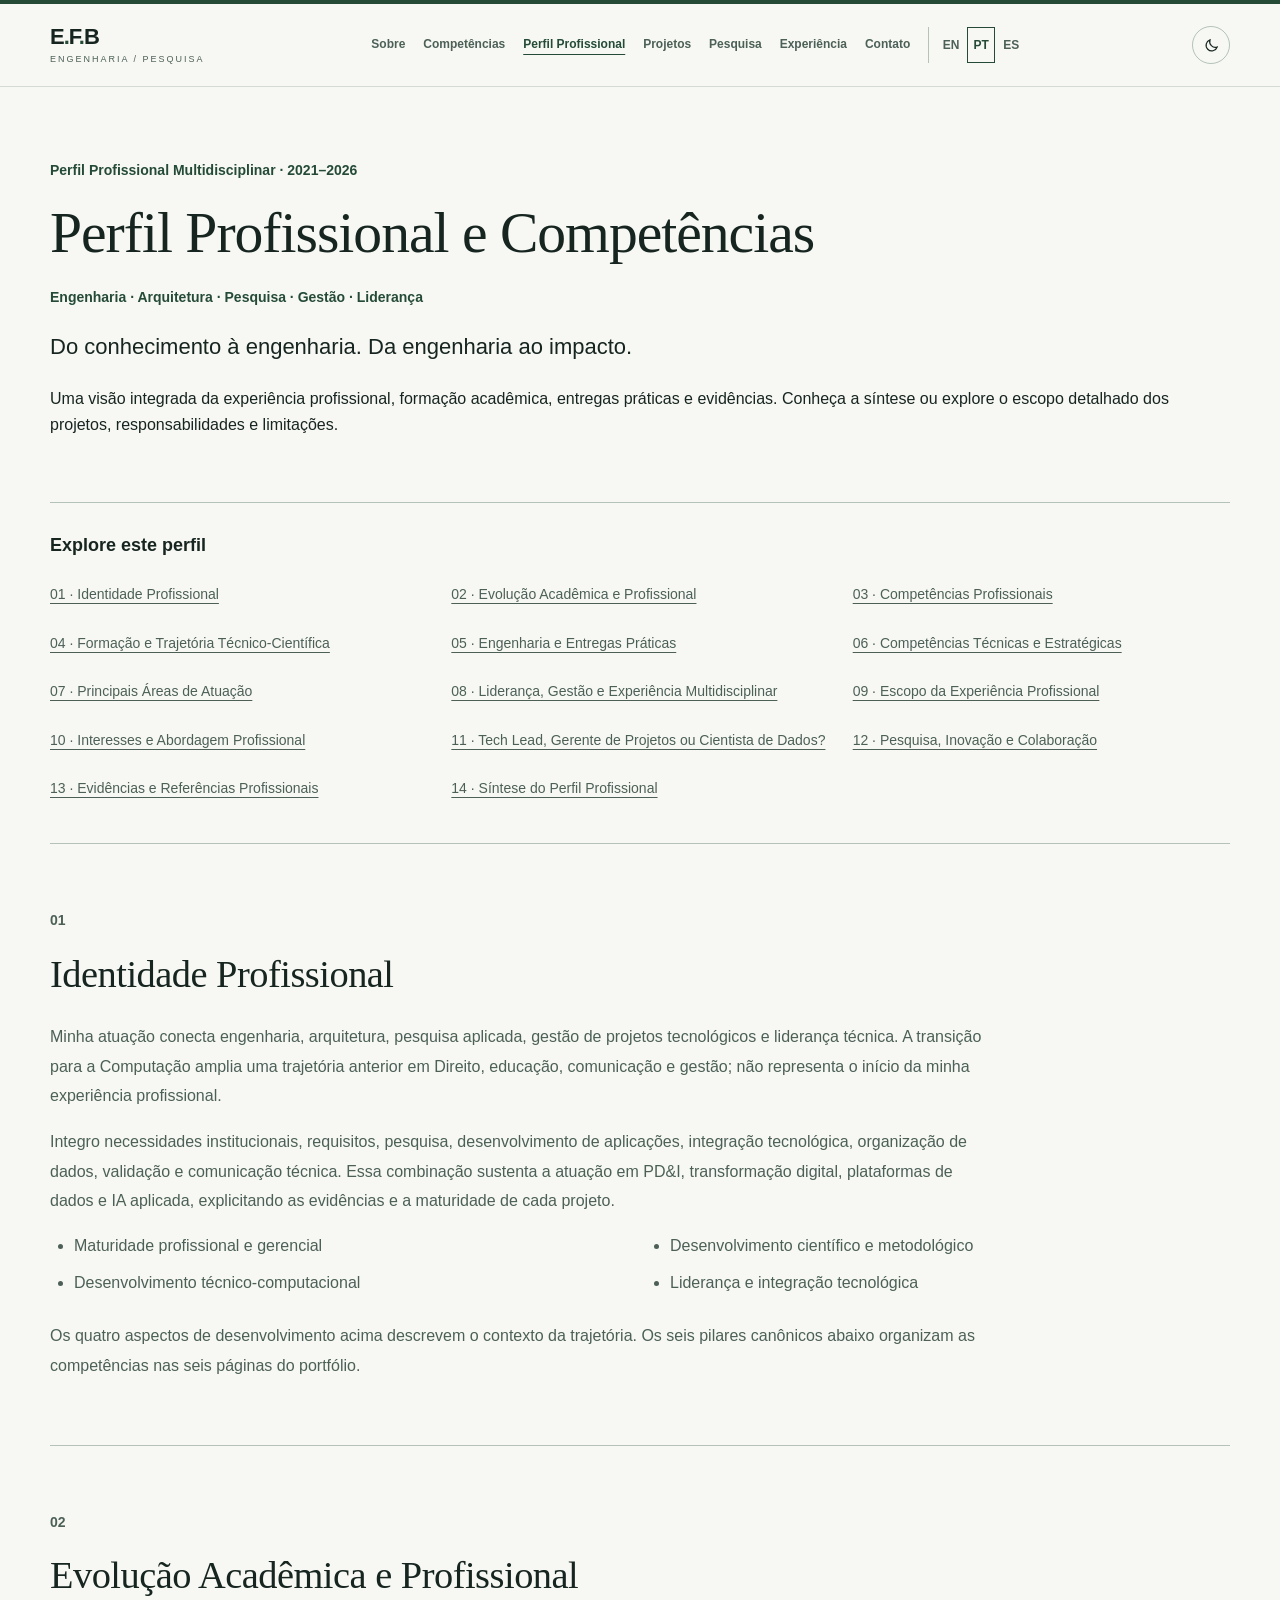
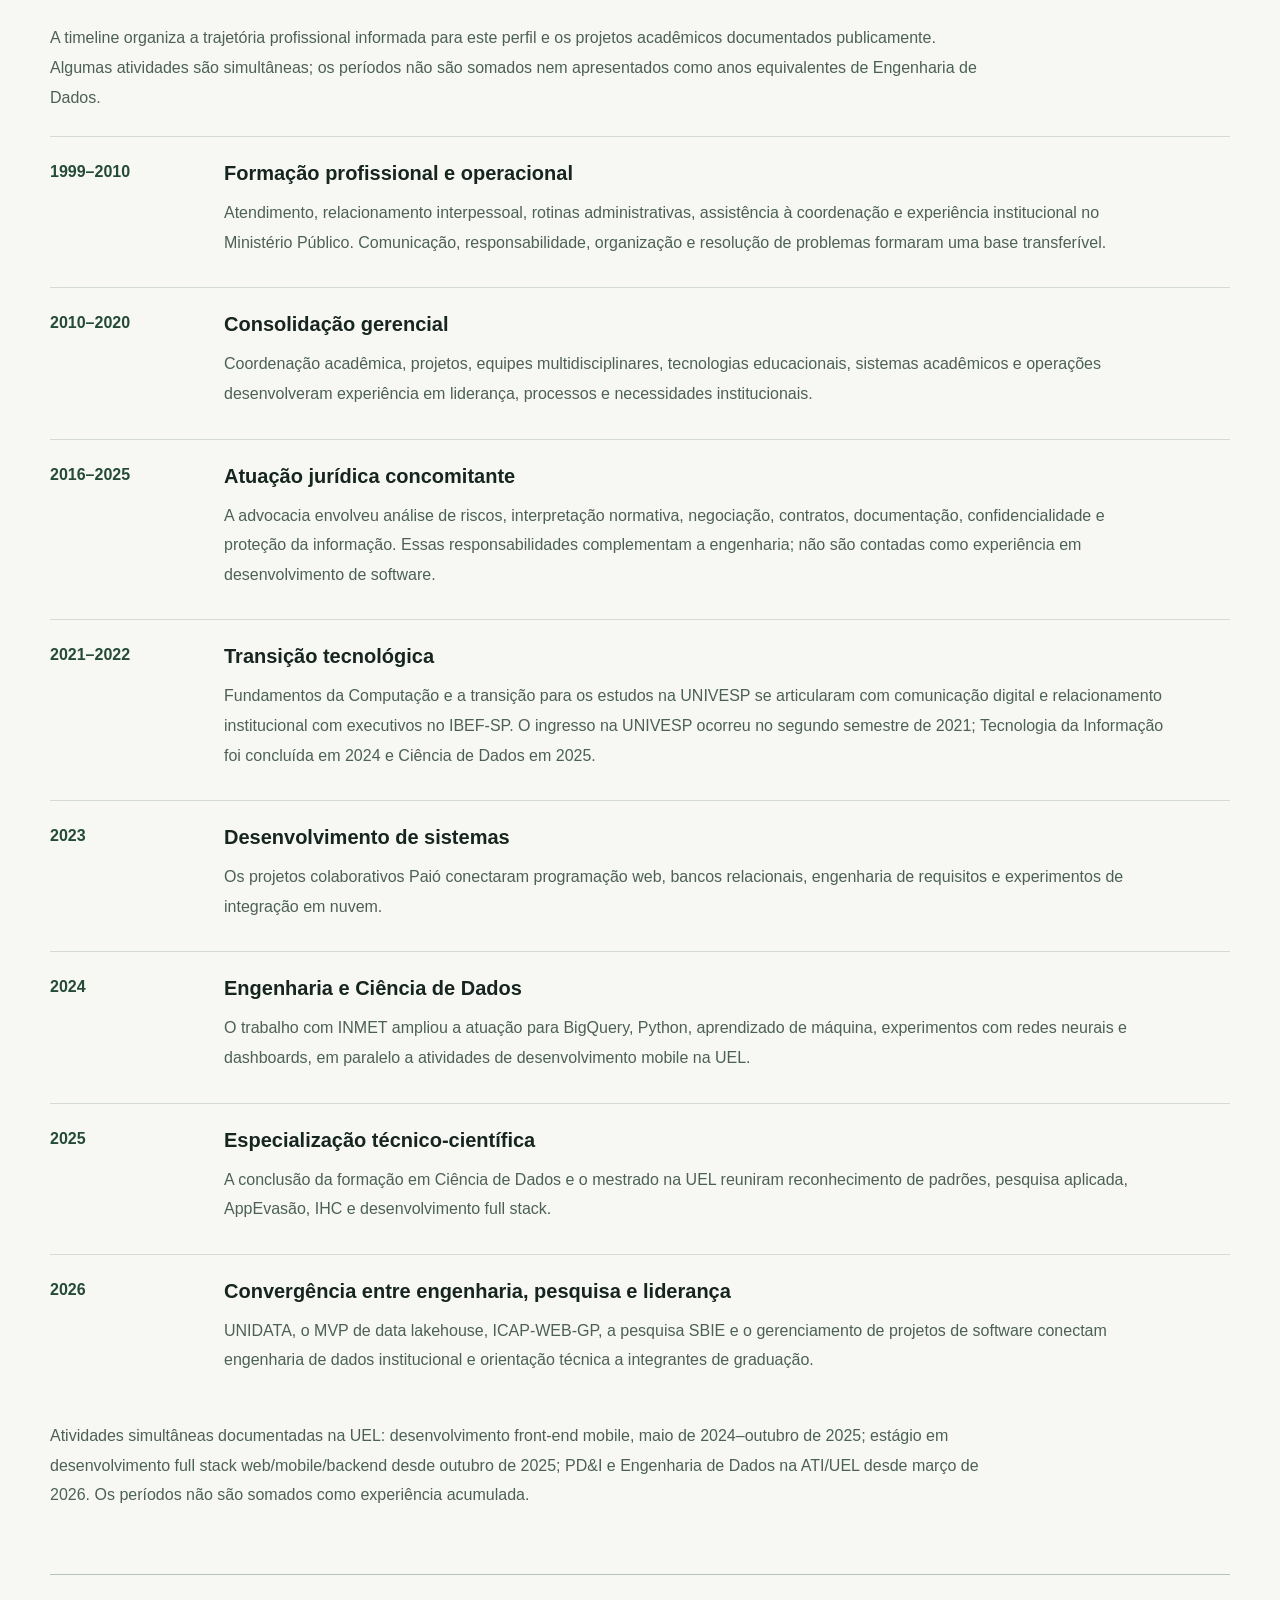
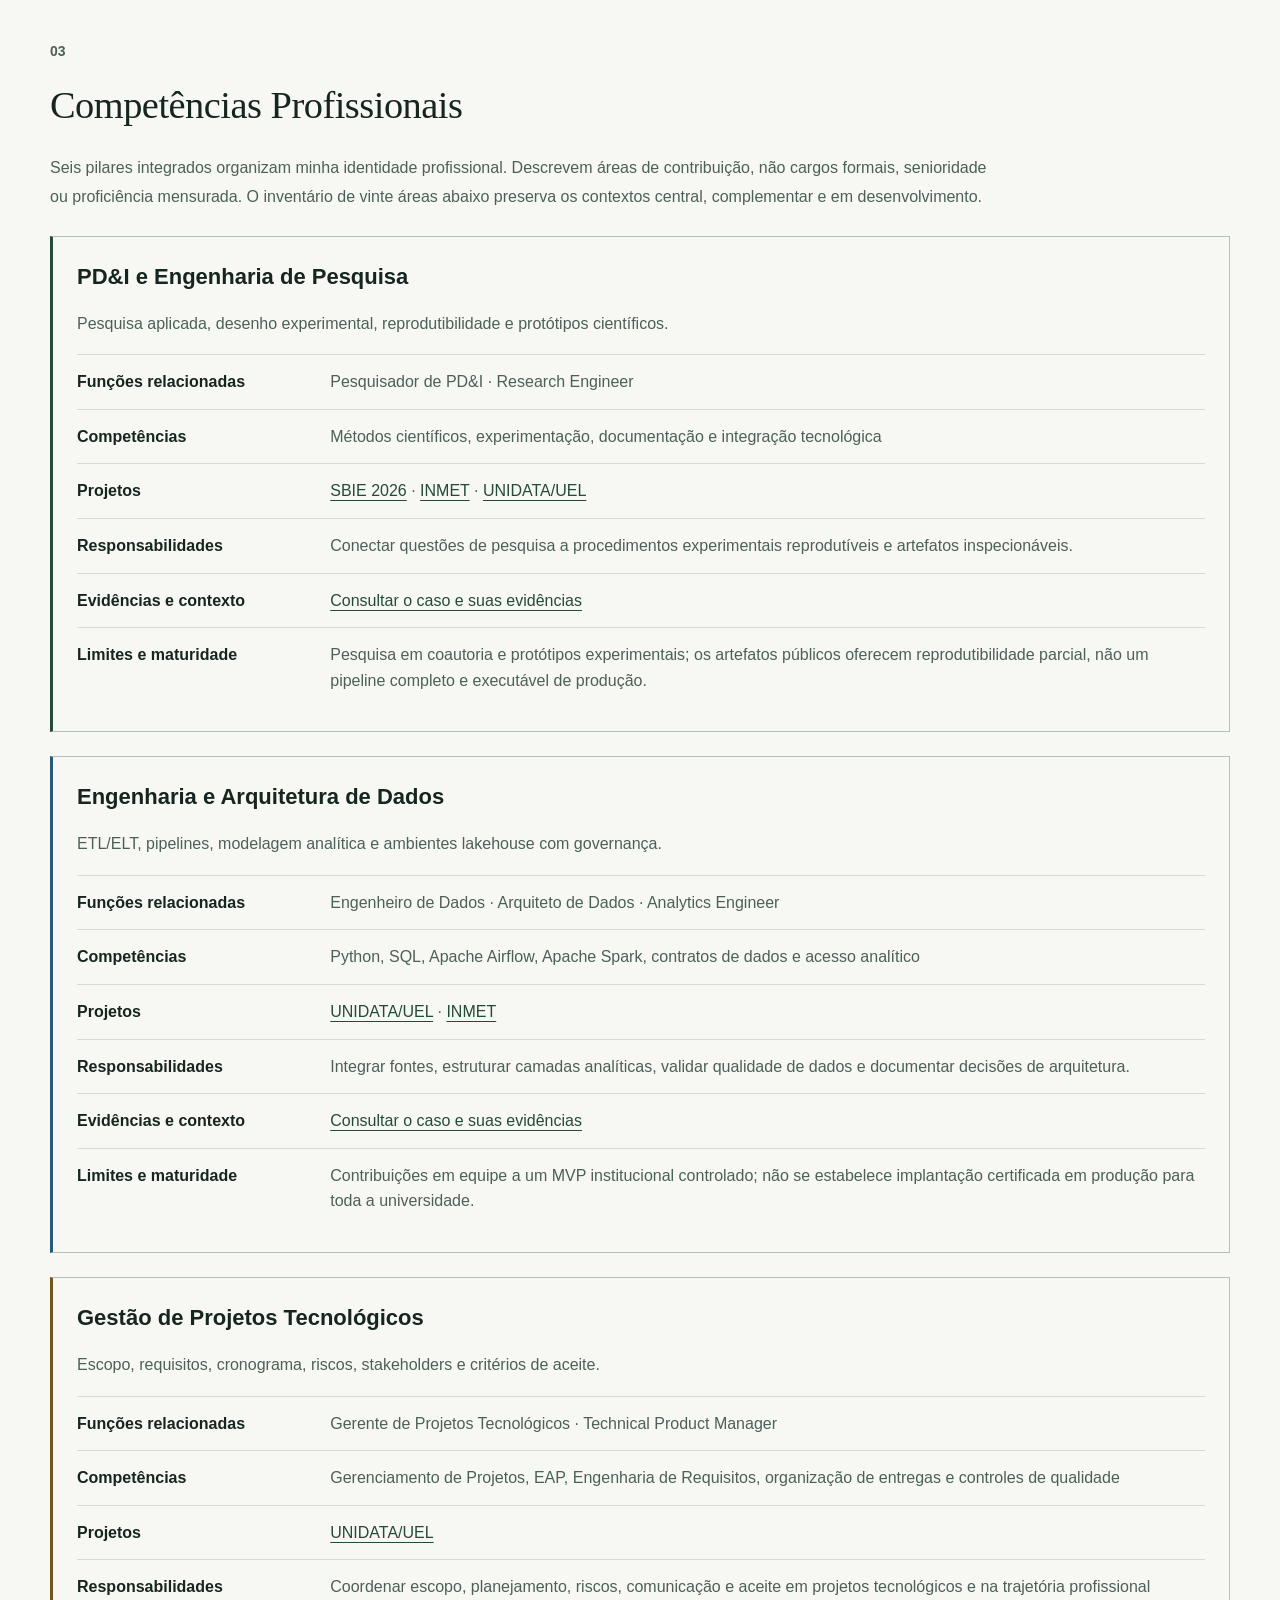
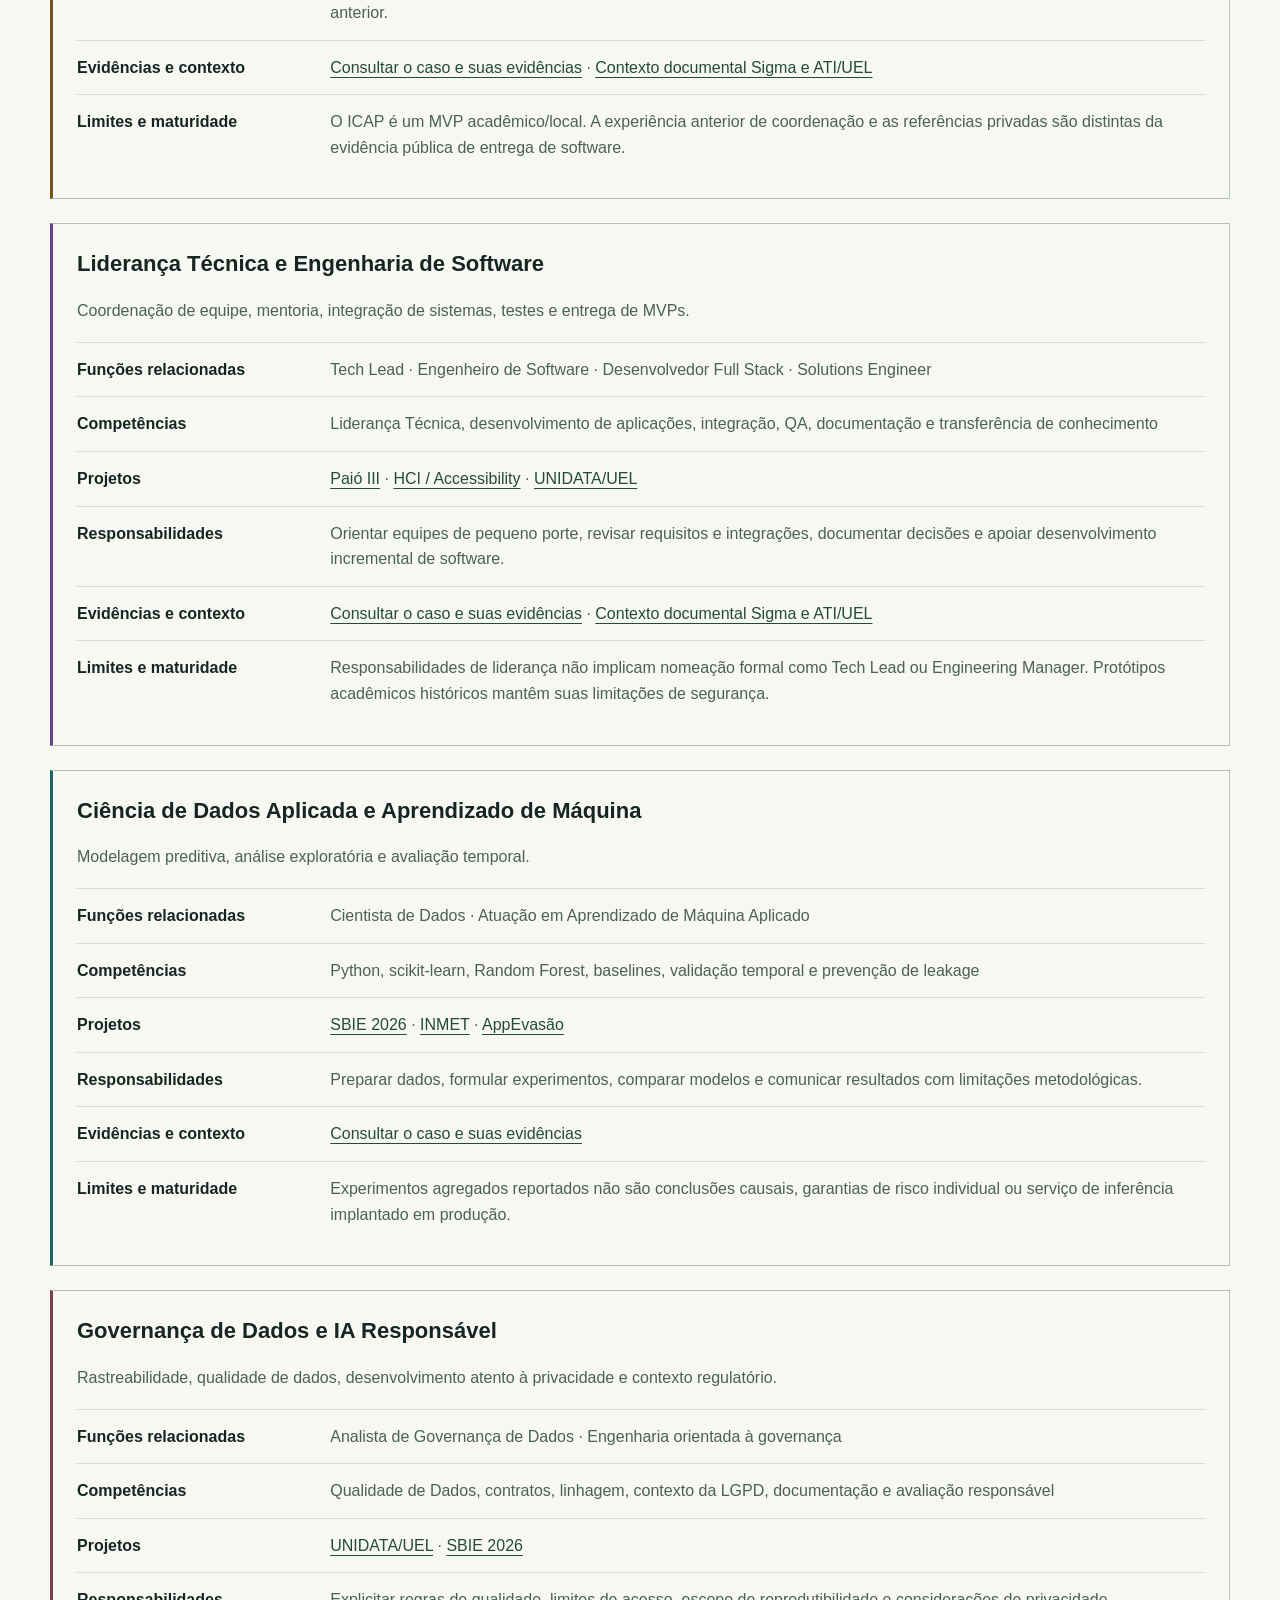
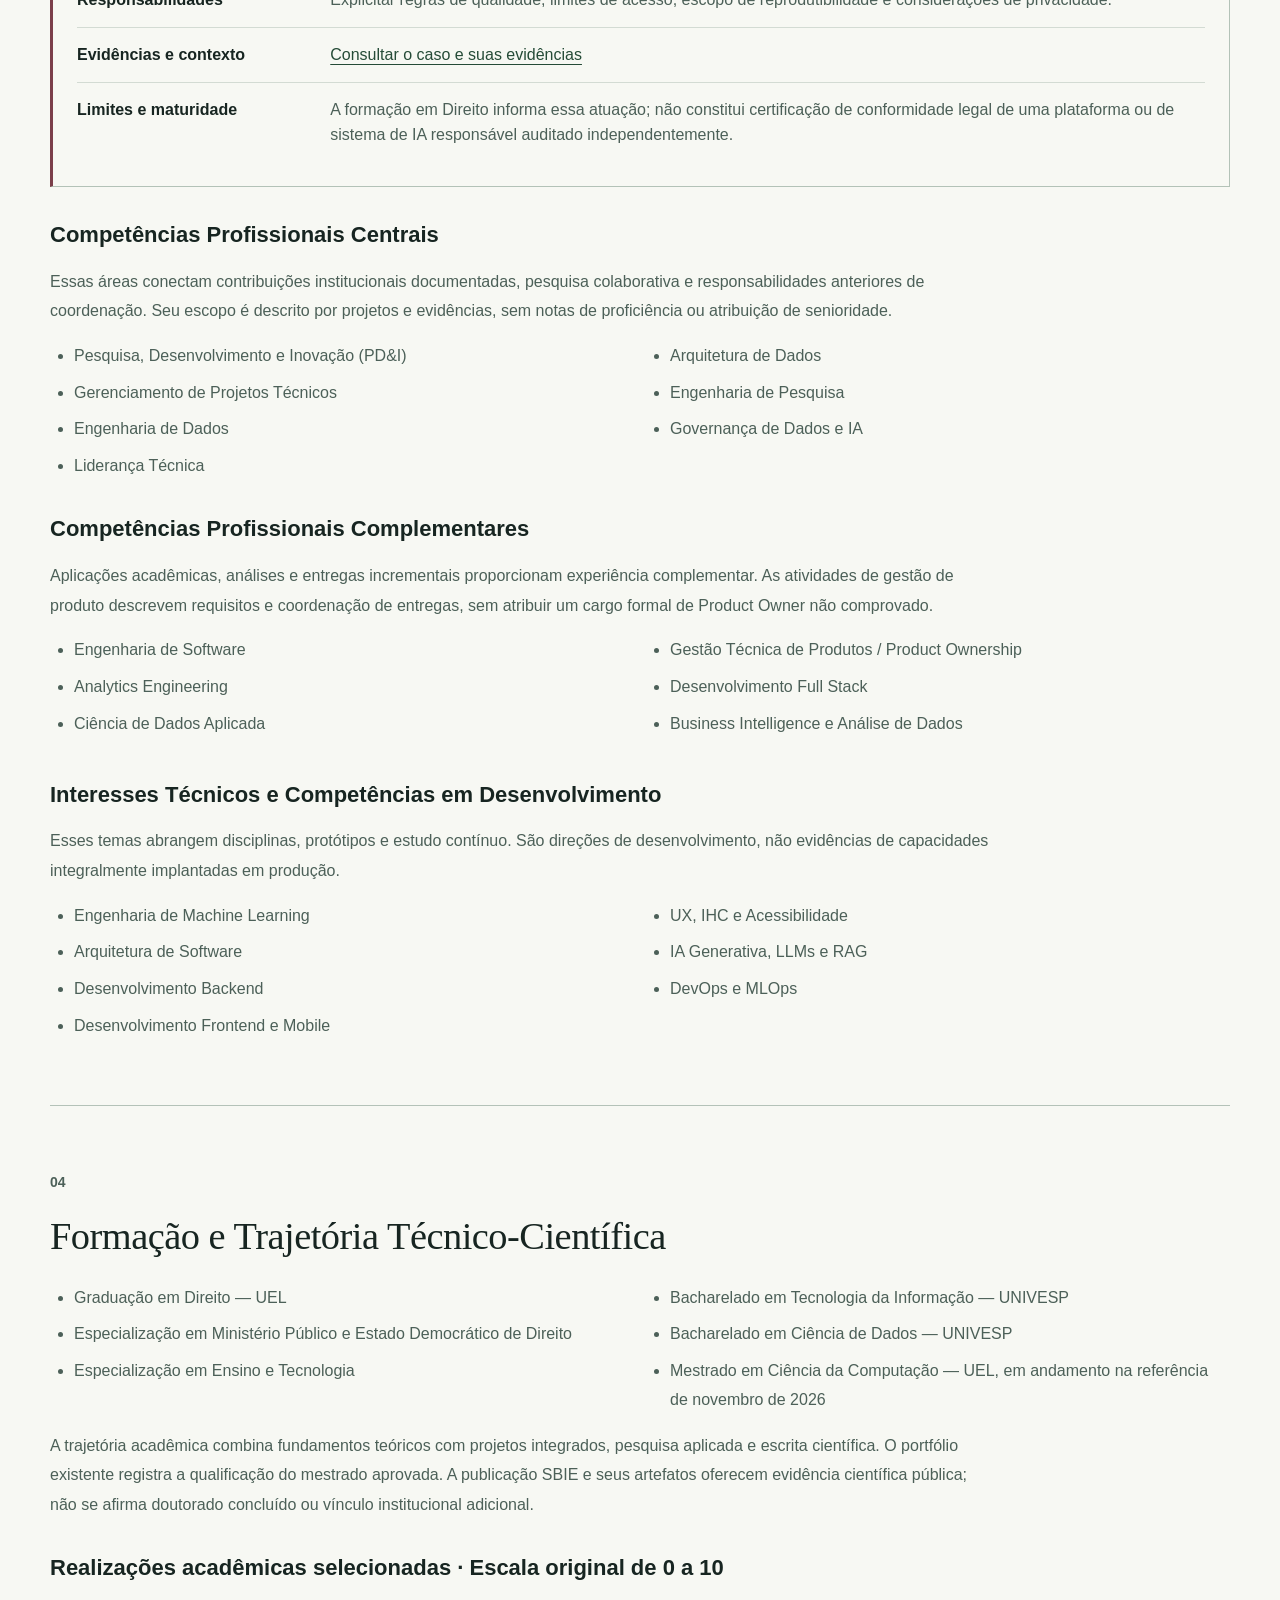
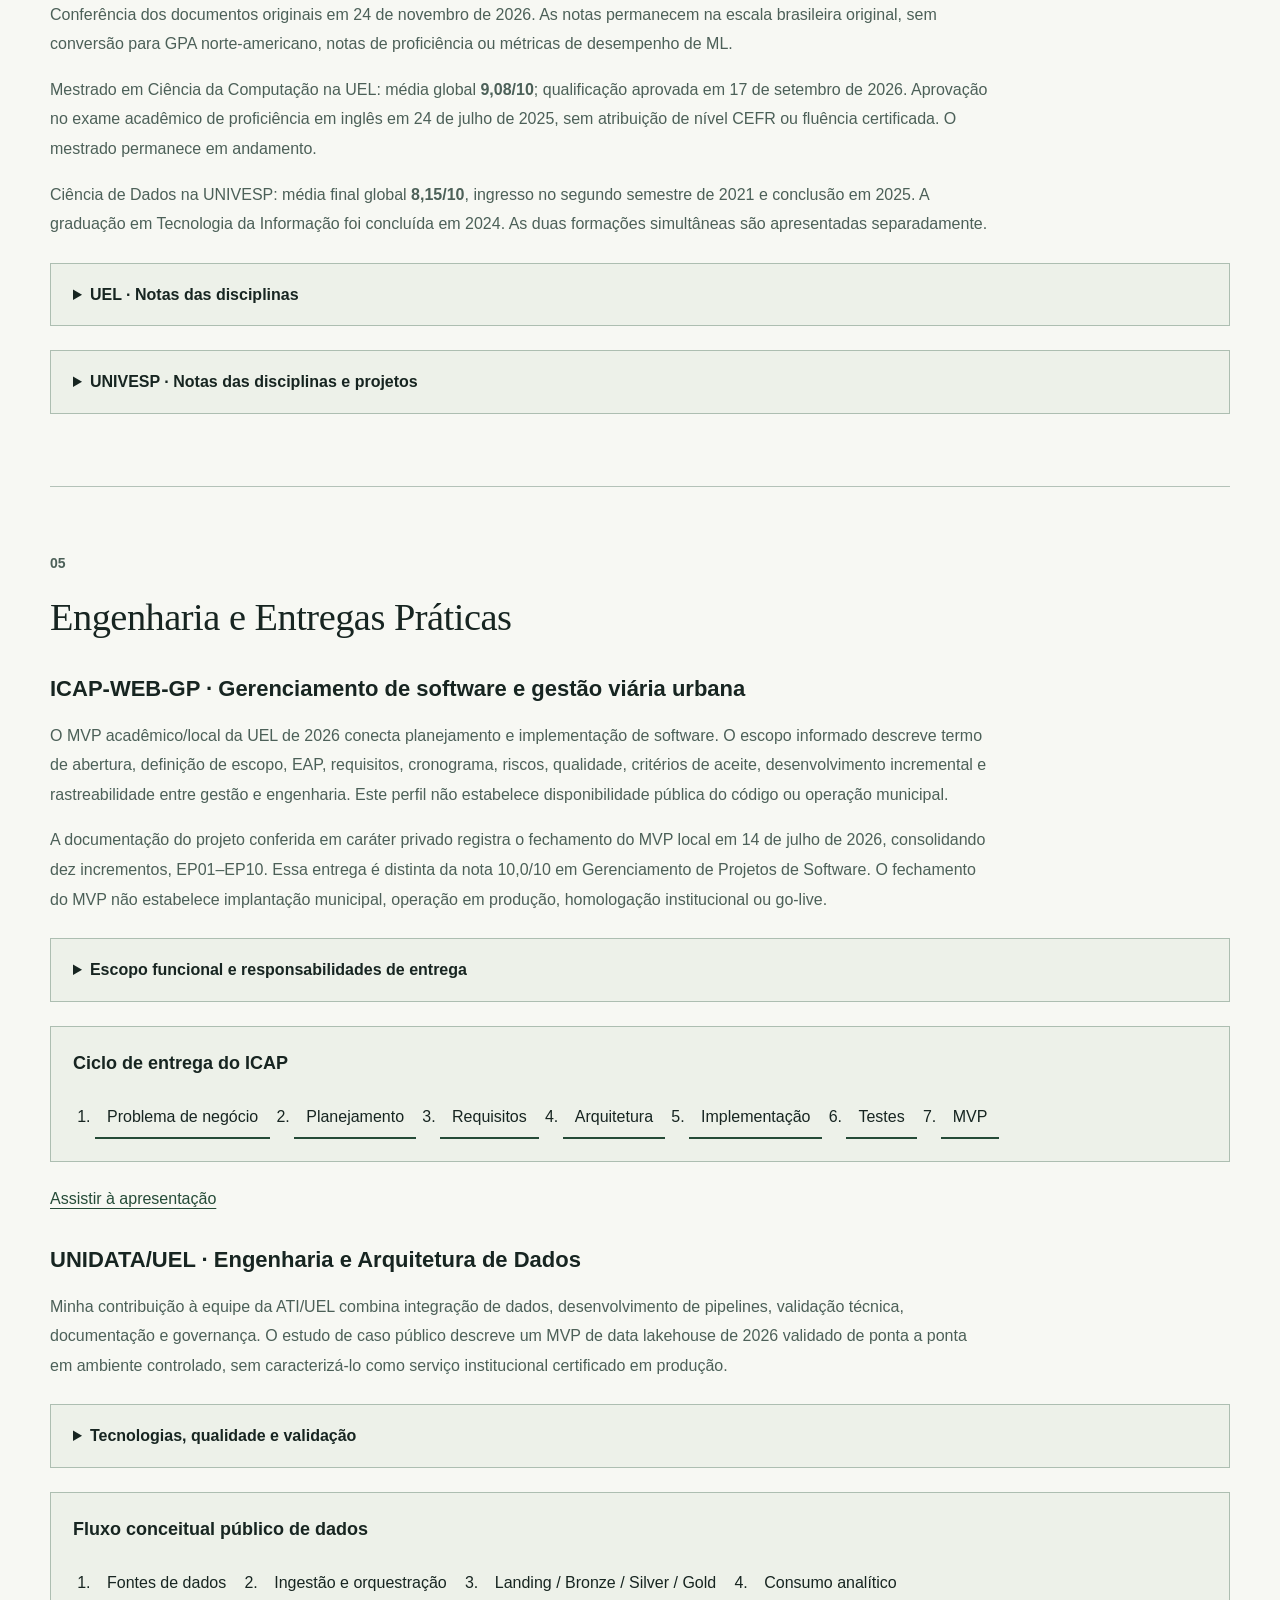
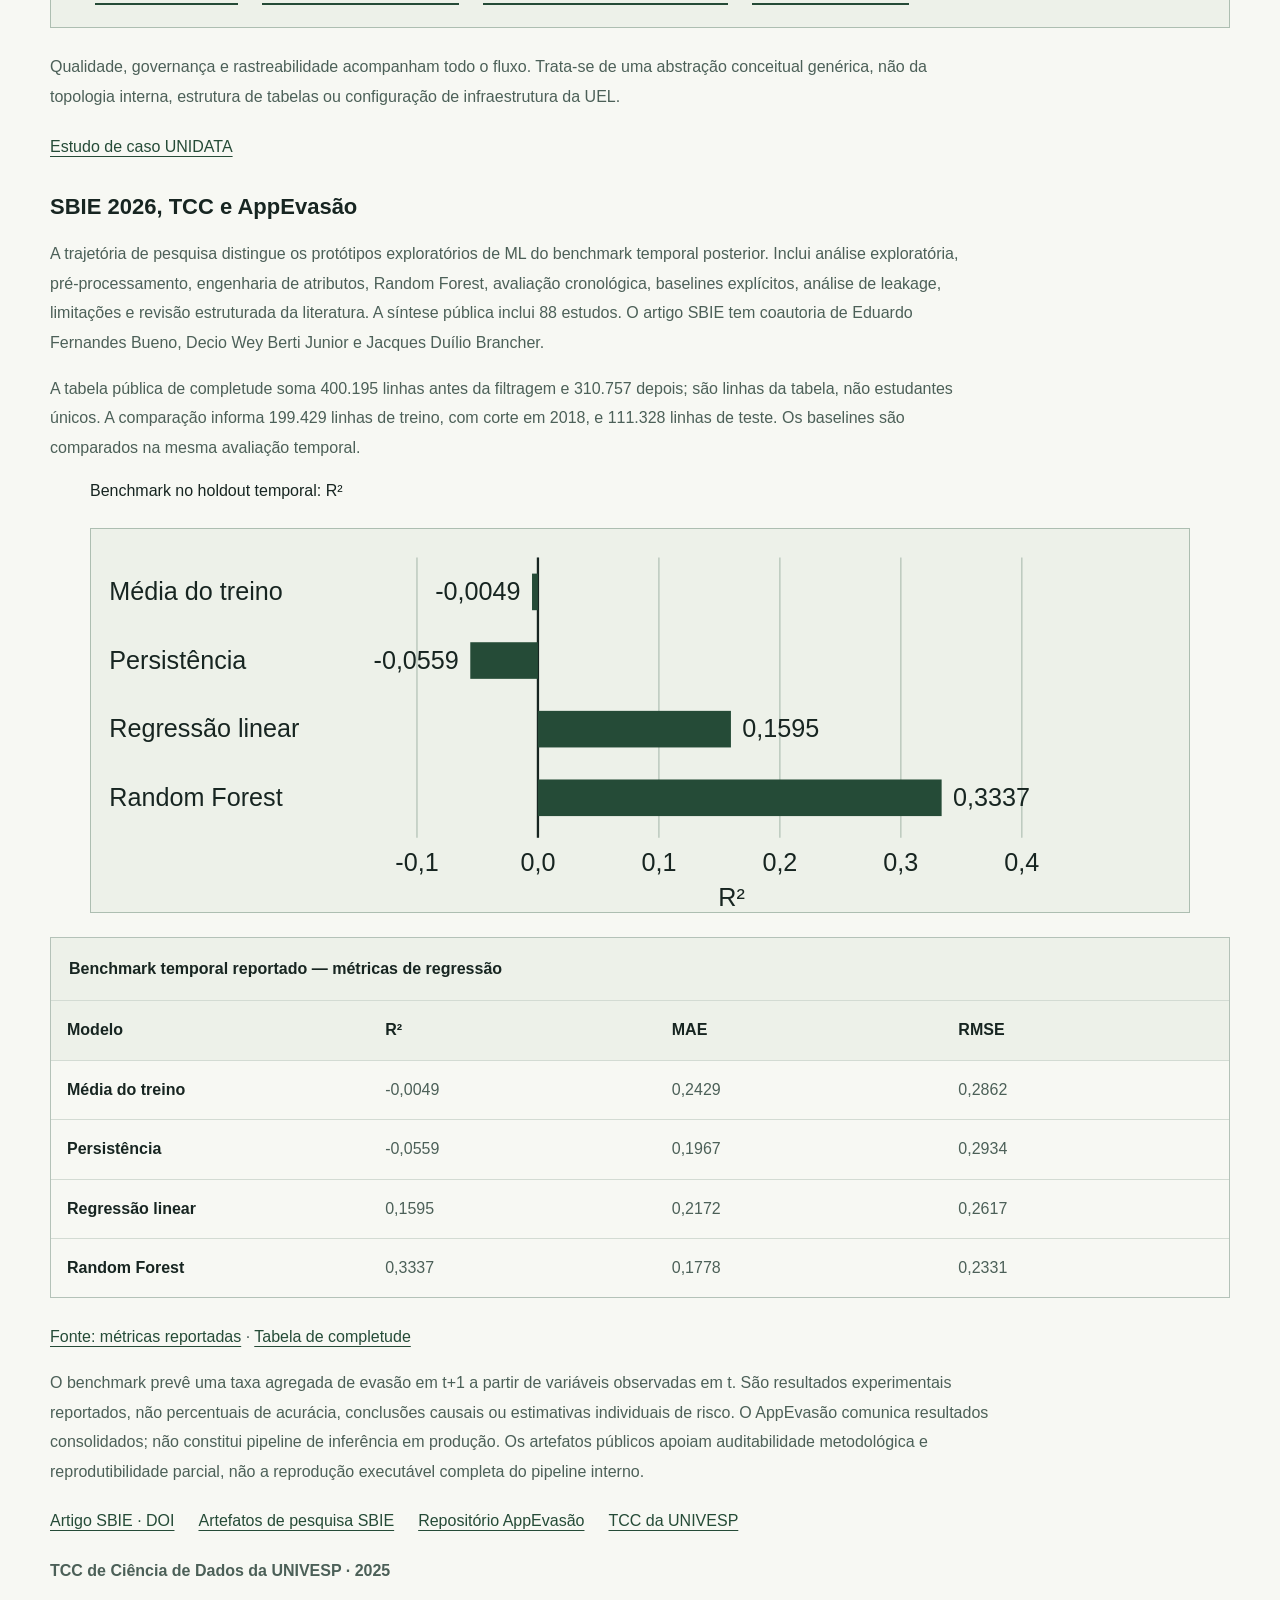
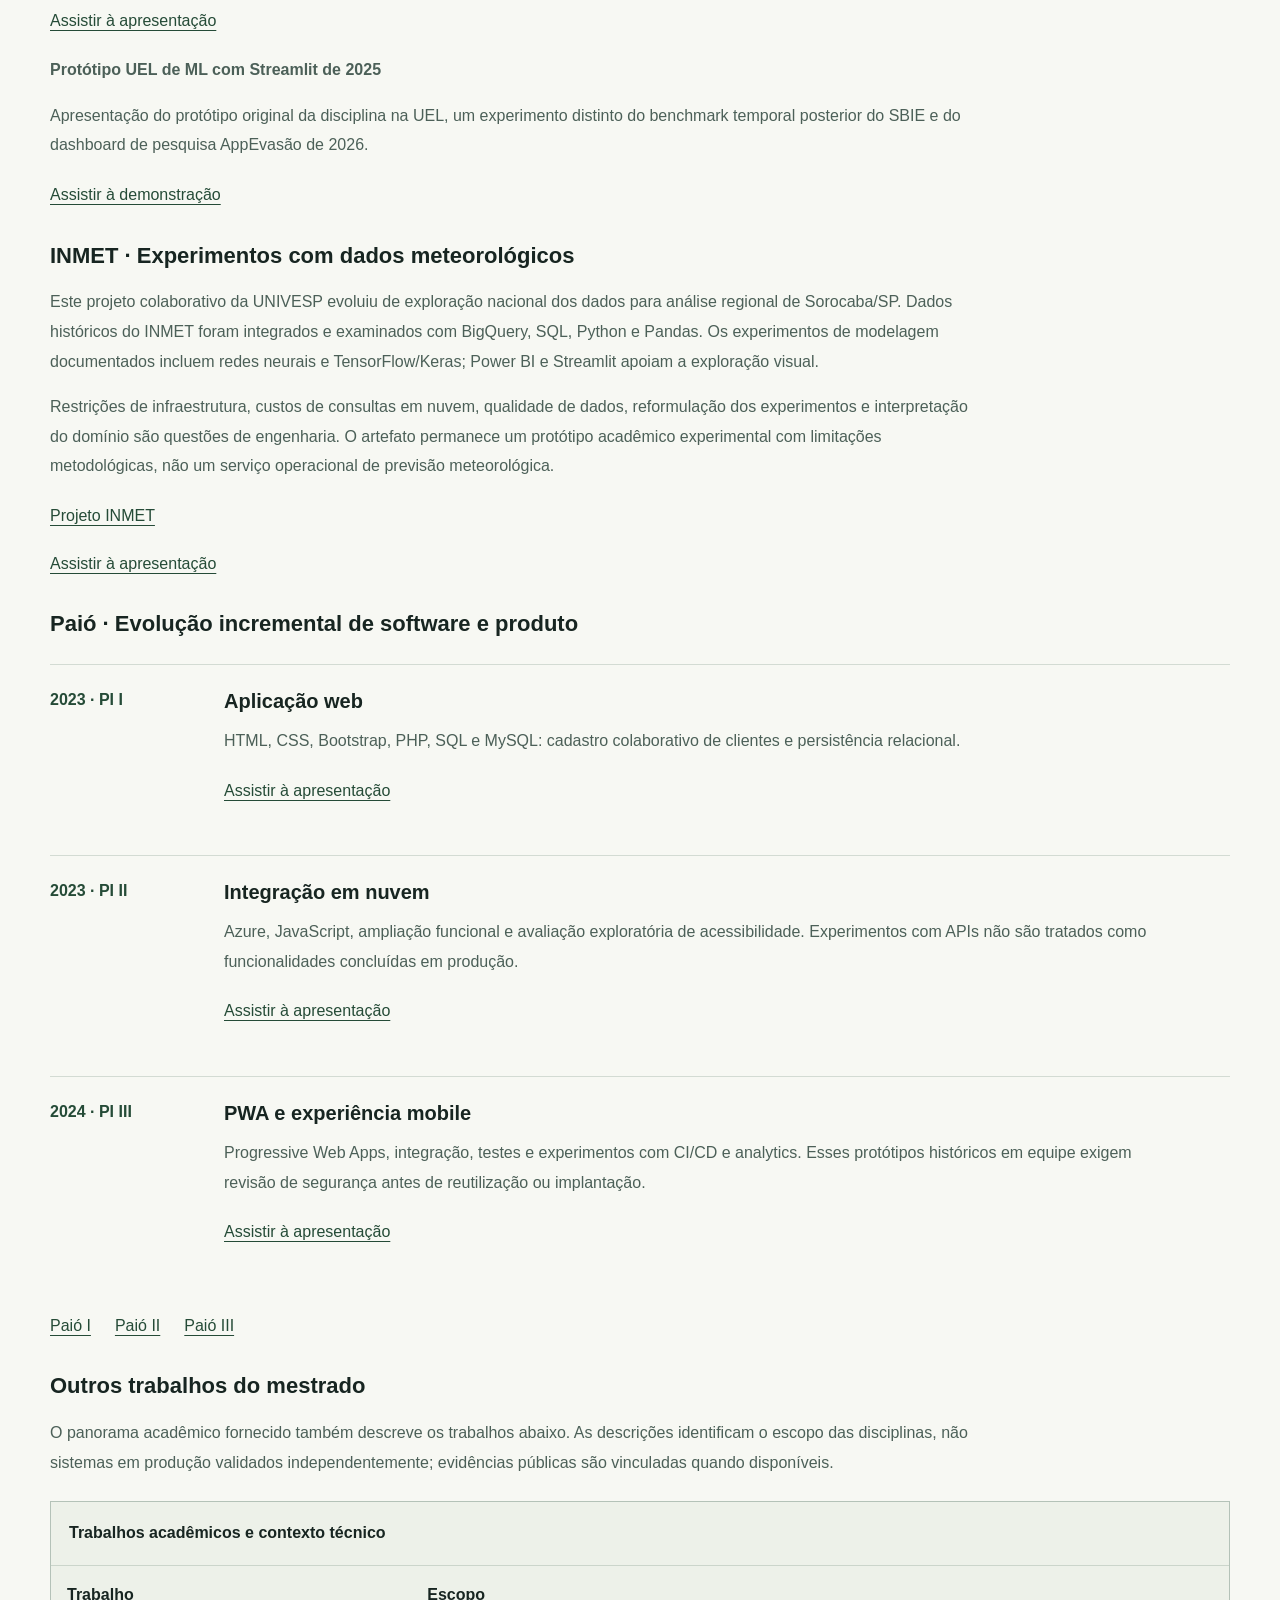
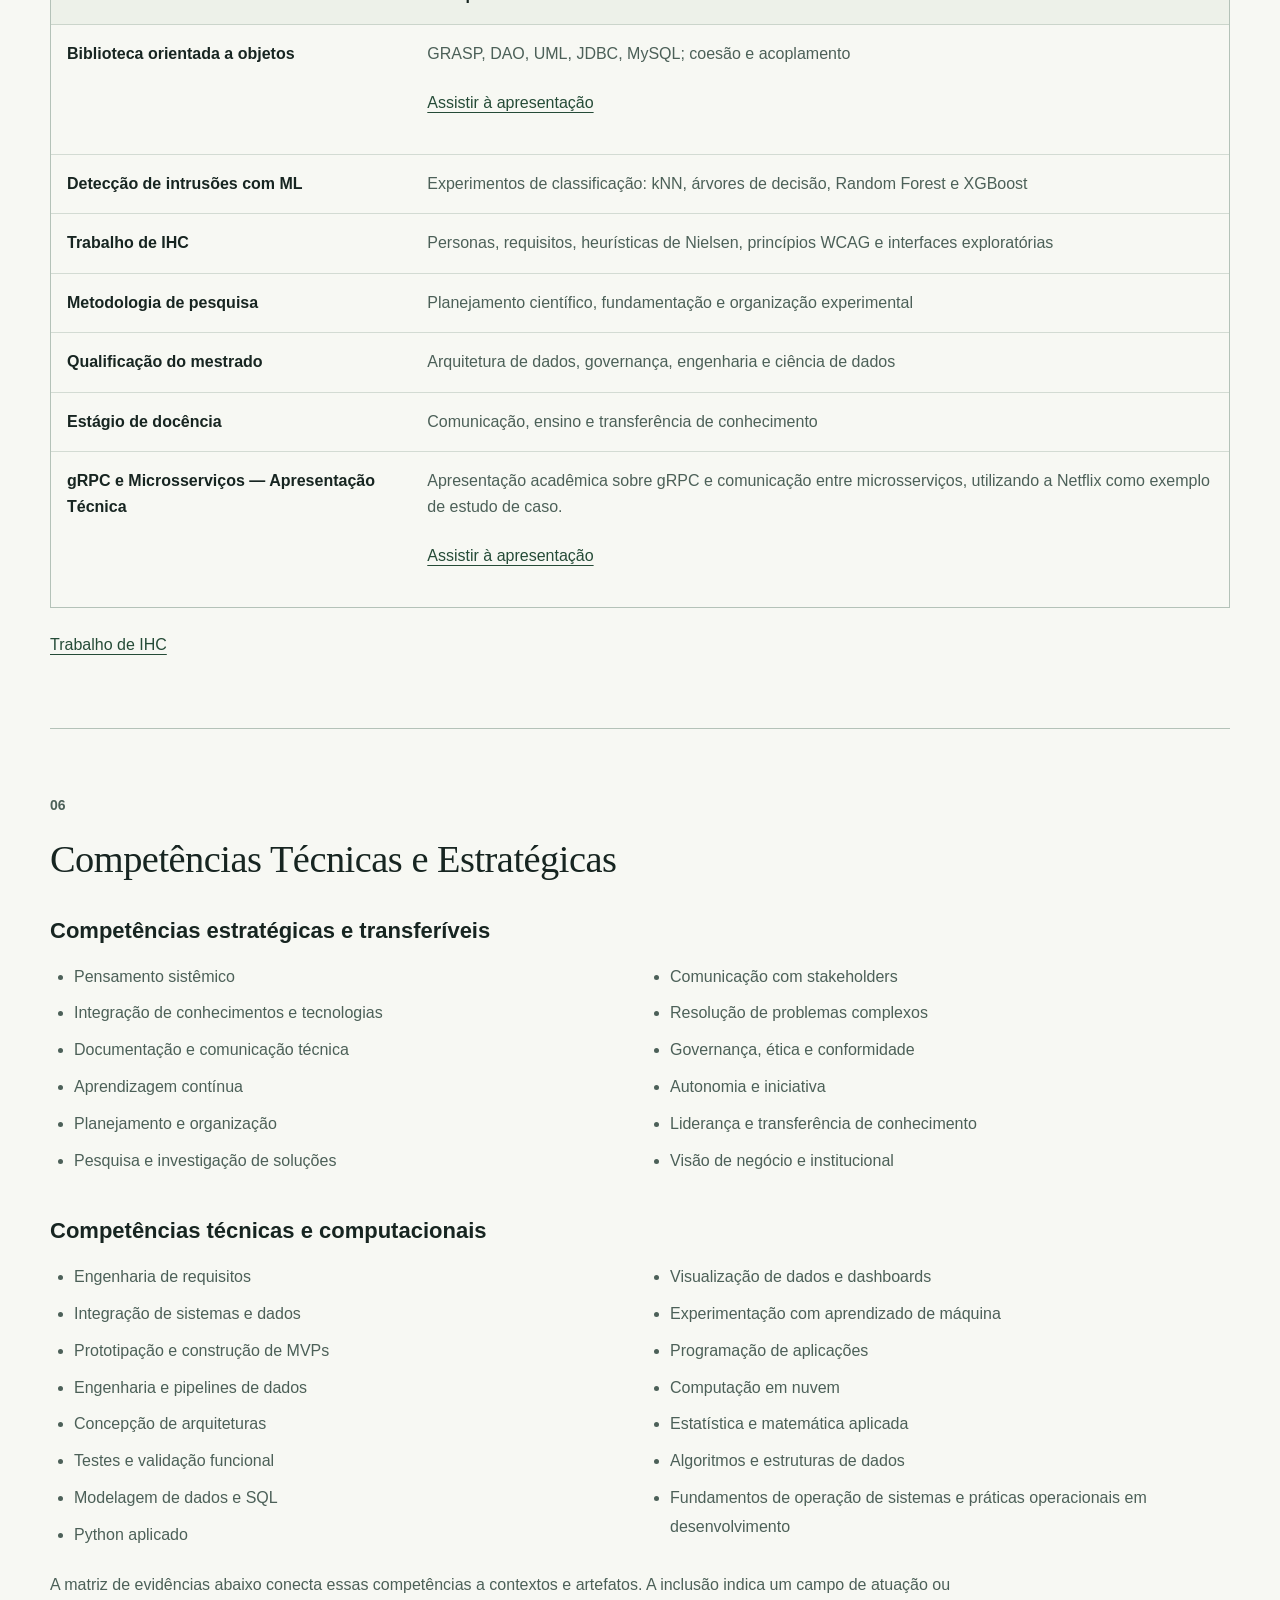
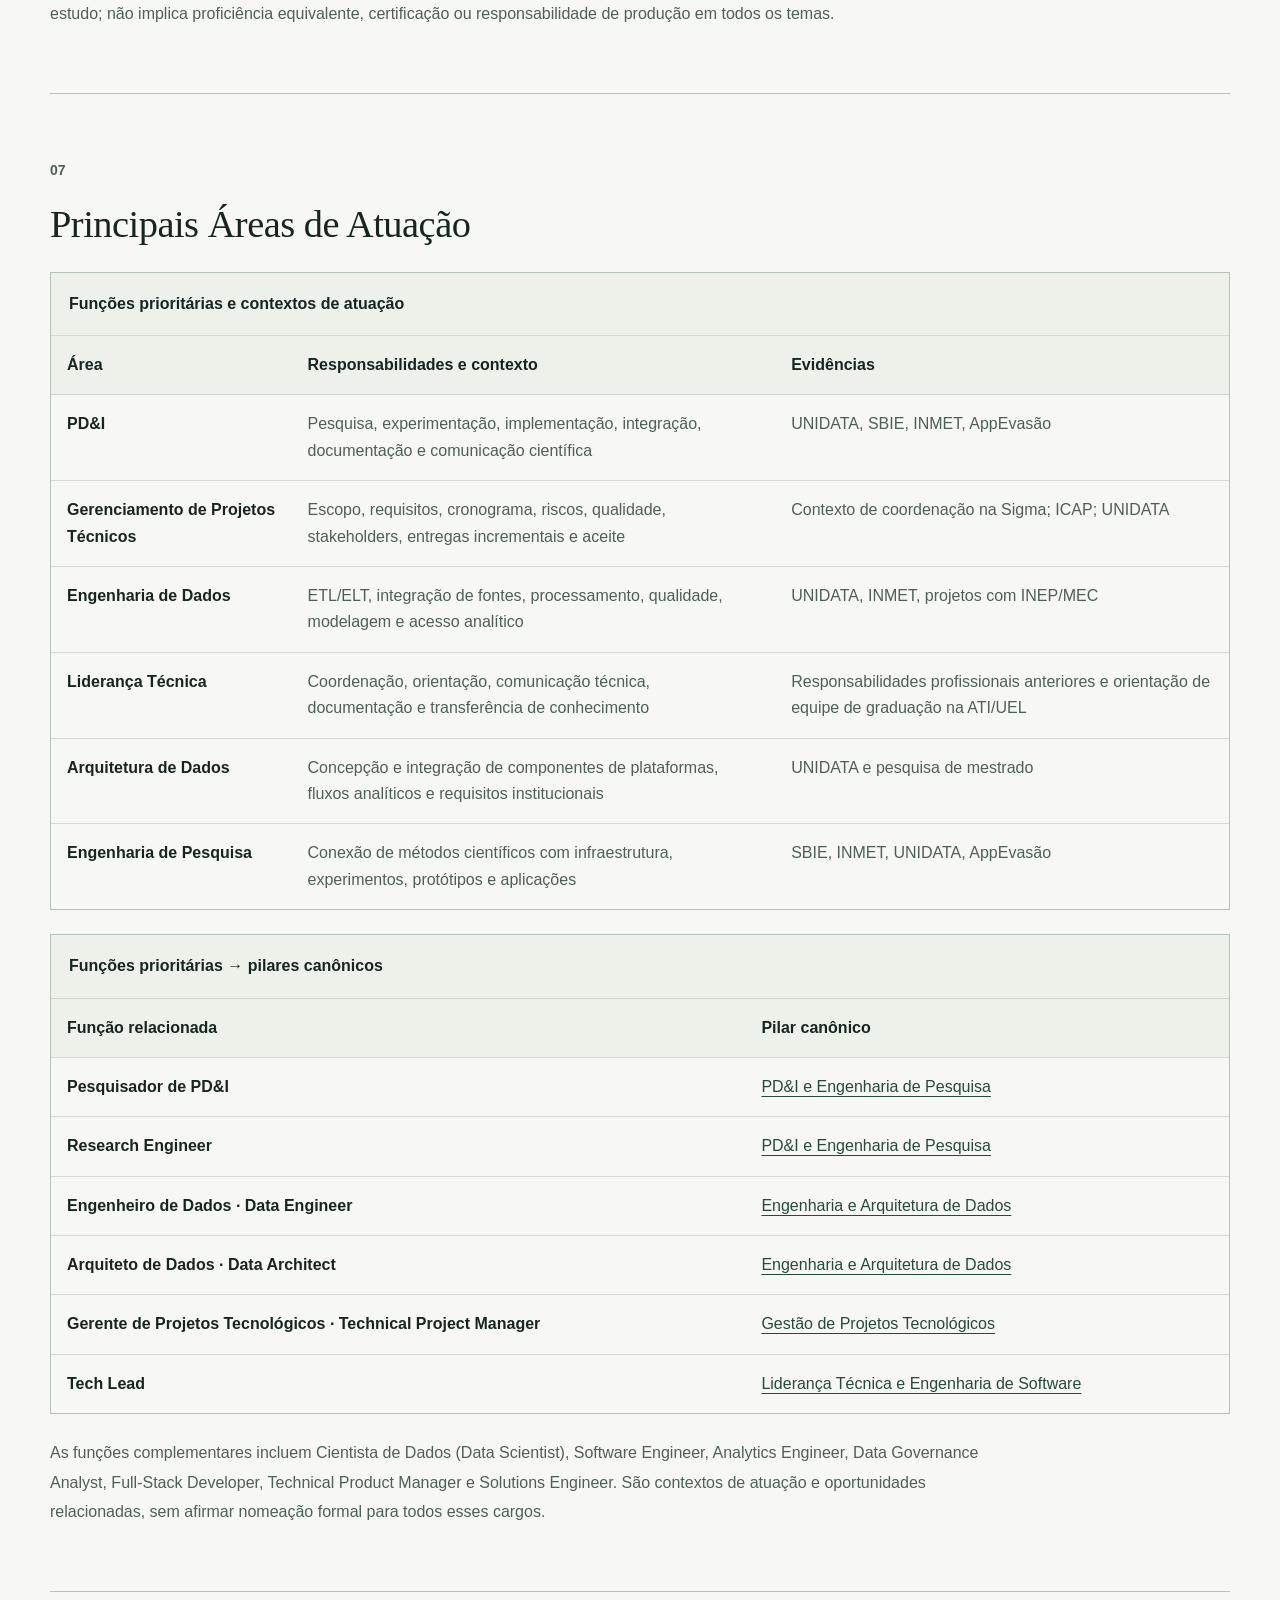
<file: pt/profile/index.html>
<!doctype html>
<html lang="pt-BR" data-theme="dark">
<head>
  <meta charset="utf-8">
  <meta name="viewport" content="width=device-width, initial-scale=1">
  <meta name="color-scheme" content="dark light">
  <meta name="description" content="Engenheiro e Cientista de Dados. Arquitetura, IA aplicada, engenharia de pesquisa, gestão de projetos tecnológicos, liderança e governança. Mestrando na UEL.">
  <meta name="author" content="Eduardo Fernandes Bueno">
  <meta name="robots" content="index, follow">
  <link rel="canonical" href="https://eduardofernandesbueno.github.io/pt/profile/">
  <link rel="alternate" hreflang="en" href="https://eduardofernandesbueno.github.io/profile/">
  <link rel="alternate" hreflang="pt-BR" href="https://eduardofernandesbueno.github.io/pt/profile/">
  <link rel="alternate" hreflang="es" href="https://eduardofernandesbueno.github.io/es/profile/">
  <link rel="alternate" hreflang="x-default" href="https://eduardofernandesbueno.github.io/profile/">
  <meta property="og:locale" content="pt_BR">
  <meta property="og:locale:alternate" content="en_US">
  <meta property="og:locale:alternate" content="es_ES">
  <meta property="og:type" content="website">
  <meta property="og:site_name" content="Eduardo Fernandes Bueno · Engenharia e Pesquisa">
  <meta property="og:title" content="Perfil Profissional | Eduardo Fernandes Bueno — Pesquisa, Engenharia e Liderança">
  <meta property="og:description" content="Engenheiro e Cientista de Dados. Arquitetura, IA aplicada, engenharia de pesquisa, gestão de projetos tecnológicos, liderança e governança. Mestrando na UEL.">
  <meta property="og:url" content="https://eduardofernandesbueno.github.io/pt/profile/">
  <meta name="twitter:card" content="summary">
  <meta name="theme-color" content="#0d171a">
  <link rel="icon" href="/assets/favicon.svg" type="image/svg+xml">
  <link rel="stylesheet" href="/styles.css">
  <link rel="stylesheet" href="/assets/profile/profile.css">
  <title>Perfil Profissional | Eduardo Fernandes Bueno — Pesquisa, Engenharia e Liderança</title>
  <script type="application/ld+json">
{
  "@context": "https://schema.org",
  "@graph": [
    {
      "@type": "Person",
      "name": "Eduardo Fernandes Bueno",
      "alternateName": "Eduardo F. Bueno",
      "url": "https://eduardofernandesbueno.github.io/",
      "description": "Engenheiro e Cientista de Dados. Arquitetura, IA aplicada, engenharia de pesquisa, gestão de projetos tecnológicos, liderança e governança. Mestrando na UEL.",
      "affiliation": {
        "@type": "CollegeOrUniversity",
        "name": "State University of Londrina",
        "alternateName": "UEL",
        "url": "https://www.uel.br/"
      },
      "alumniOf": [
        {
          "@type": "CollegeOrUniversity",
          "name": "Virtual University of the State of São Paulo",
          "alternateName": "UNIVESP"
        },
        {
          "@type": "CollegeOrUniversity",
          "name": "State University of Londrina",
          "alternateName": "UEL"
        }
      ],
      "knowsAbout": [
        "Research Engineering",
        "Data Engineering",
        "Data Architecture",
        "Technical Project Management",
        "Technical Leadership",
        "Software Engineering",
        "Data Science",
        "Machine Learning",
        "Data Governance",
        "Responsible AI",
        "Educational Data Mining",
        "Learning Analytics"
      ],
      "sameAs": [
        "https://github.com/eduardofernandesbueno",
        "https://www.linkedin.com/in/eduardofernandesbueno/",
        "http://lattes.cnpq.br/8716619580595259",
        "https://orcid.org/0009-0000-8620-0211"
      ],
      "@id": "https://eduardofernandesbueno.github.io/#person"
    },
    {
      "@type": "ProfilePage",
      "@id": "https://eduardofernandesbueno.github.io/pt/profile/#webpage",
      "url": "https://eduardofernandesbueno.github.io/pt/profile/",
      "name": "Perfil Profissional | Eduardo Fernandes Bueno — Pesquisa, Engenharia e Liderança",
      "inLanguage": "pt-BR",
      "about": {
        "@id": "https://eduardofernandesbueno.github.io/#person"
      },
      "mainEntity": {
        "@id": "https://eduardofernandesbueno.github.io/#person"
      }
    }
  ]
}
  </script>
</head>
<body class="professional-profile taxonomy-harmonized">
  <a class="skip-link" href="#main">Pular para o conteúdo</a>
  <div class="top-rule" aria-hidden="true"></div>
  <header class="site-header profile-navigation">
    <div class="container header-inner">
      <a class="brand" href="/pt/#home" aria-label="Eduardo Fernandes Bueno — início"><span class="brand-mark" aria-hidden="true">E<span>.</span>F<span>.</span>B</span><span class="brand-caption">ENGENHARIA / PESQUISA</span></a>
      <nav class="site-nav" id="site-nav" aria-label="Navegação principal">
        <a href="/pt/#about">Sobre</a><a href="/pt/#expertise">Competências</a><a class="profile-nav-link" href="/pt/profile/" aria-current="page">Perfil Profissional</a><a href="/pt/#work">Projetos</a><a href="/pt/#research">Pesquisa</a><a href="/pt/#experience">Experiência</a><a href="/pt/#contact">Contato</a>
        <div class="language-switcher" role="group" aria-label="Idioma"><a href="/profile/" lang="en" hreflang="en" data-language-link aria-label="English">EN</a><a href="/pt/profile/" lang="pt-BR" hreflang="pt-BR" data-language-link aria-label="Português brasileiro" aria-current="page">PT</a><a href="/es/profile/" lang="es" hreflang="es" data-language-link aria-label="Español">ES</a></div>
      </nav>
      <div class="header-actions">
        <button class="icon-button" id="theme-toggle" type="button" aria-label="Alterar tema de cores" title="Alternar tema claro/escuro"><svg aria-hidden="true" viewBox="0 0 24 24" fill="none" stroke="currentColor" stroke-width="1.7"><path d="M20 14.1A8 8 0 0 1 9.9 4 8 8 0 1 0 20 14.1Z"/></svg></button>
        <button class="icon-button mobile-menu" id="menu-toggle" type="button" aria-controls="site-nav" aria-expanded="false" aria-label="Abrir navegação"><svg aria-hidden="true" viewBox="0 0 24 24" fill="none" stroke="currentColor" stroke-width="1.8"><path d="M4 7h16M4 12h16M4 17h16"/></svg></button>
      </div>
    </div>
  </header>
<main id="main" class="container"><section id="profile-top" class="profile-hero"><p class="profile-kicker">Perfil Profissional Multidisciplinar · 2021–2026</p><h1>Perfil Profissional e Competências</h1><p class="profile-kicker">Engenharia · Arquitetura · Pesquisa · Gestão · Liderança</p><p class="profile-lead">Do conhecimento à engenharia. Da engenharia ao impacto.</p><p>Uma visão integrada da experiência profissional, formação acadêmica, entregas práticas e evidências. Conheça a síntese ou explore o escopo detalhado dos projetos, responsabilidades e limitações.</p></section><nav class="profile-toc" aria-label="Explore este perfil"><h2>Explore este perfil</h2><ol><li><a href="#identity">01 · Identidade Profissional</a></li><li><a href="#evolution">02 · Evolução Acadêmica e Profissional</a></li><li><a href="#capabilities">03 · Competências Profissionais</a></li><li><a href="#academic">04 · Formação e Trajetória Técnico-Científica</a></li><li><a href="#deliveries">05 · Engenharia e Entregas Práticas</a></li><li><a href="#competencies">06 · Competências Técnicas e Estratégicas</a></li><li><a href="#practice">07 · Principais Áreas de Atuação</a></li><li><a href="#leadership">08 · Liderança, Gestão e Experiência Multidisciplinar</a></li><li><a href="#scope">09 · Escopo da Experiência Profissional</a></li><li><a href="#approach">10 · Interesses e Abordagem Profissional</a></li><li><a href="#dimensions">11 · Tech Lead, Gerente de Projetos ou Cientista de Dados?</a></li><li><a href="#collaboration">12 · Pesquisa, Inovação e Colaboração</a></li><li><a href="#evidence">13 · Evidências e Referências Profissionais</a></li><li><a href="#synthesis">14 · Síntese do Perfil Profissional</a></li></ol></nav><section id="identity" class="profile-section"><p class="profile-kicker">01</p><h2>Identidade Profissional</h2><p>Minha atuação conecta engenharia, arquitetura, pesquisa aplicada, gestão de projetos tecnológicos e liderança técnica. A transição para a Computação amplia uma trajetória anterior em Direito, educação, comunicação e gestão; não representa o início da minha experiência profissional.</p><p>Integro necessidades institucionais, requisitos, pesquisa, desenvolvimento de aplicações, integração tecnológica, organização de dados, validação e comunicação técnica. Essa combinação sustenta a atuação em PD&amp;I, transformação digital, plataformas de dados e IA aplicada, explicitando as evidências e a maturidade de cada projeto.</p><ul><li>Maturidade profissional e gerencial</li><li>Desenvolvimento técnico-computacional</li><li>Desenvolvimento científico e metodológico</li><li>Liderança e integração tecnológica</li></ul><p>Os quatro aspectos de desenvolvimento acima descrevem o contexto da trajetória. Os seis pilares canônicos abaixo organizam as competências nas seis páginas do portfólio.</p></section><section id="evolution" class="profile-section"><p class="profile-kicker">02</p><h2>Evolução Acadêmica e Profissional</h2><p>A timeline organiza a trajetória profissional informada para este perfil e os projetos acadêmicos documentados publicamente. Algumas atividades são simultâneas; os períodos não são somados nem apresentados como anos equivalentes de Engenharia de Dados.</p><ol class="profile-timeline"><li><span class="profile-date">1999–2010</span><div><h3>Formação profissional e operacional</h3><p>Atendimento, relacionamento interpessoal, rotinas administrativas, assistência à coordenação e experiência institucional no Ministério Público. Comunicação, responsabilidade, organização e resolução de problemas formaram uma base transferível.</p></div></li><li><span class="profile-date">2010–2020</span><div><h3>Consolidação gerencial</h3><p>Coordenação acadêmica, projetos, equipes multidisciplinares, tecnologias educacionais, sistemas acadêmicos e operações desenvolveram experiência em liderança, processos e necessidades institucionais.</p></div></li><li><span class="profile-date">2016–2025</span><div><h3>Atuação jurídica concomitante</h3><p>A advocacia envolveu análise de riscos, interpretação normativa, negociação, contratos, documentação, confidencialidade e proteção da informação. Essas responsabilidades complementam a engenharia; não são contadas como experiência em desenvolvimento de software.</p></div></li><li><span class="profile-date">2021–2022</span><div><h3>Transição tecnológica</h3><p>Fundamentos da Computação e a transição para os estudos na UNIVESP se articularam com comunicação digital e relacionamento institucional com executivos no IBEF-SP. O ingresso na UNIVESP ocorreu no segundo semestre de 2021; Tecnologia da Informação foi concluída em 2024 e Ciência de Dados em 2025.</p></div></li><li><span class="profile-date">2023</span><div><h3>Desenvolvimento de sistemas</h3><p>Os projetos colaborativos Paió conectaram programação web, bancos relacionais, engenharia de requisitos e experimentos de integração em nuvem.</p></div></li><li><span class="profile-date">2024</span><div><h3>Engenharia e Ciência de Dados</h3><p>O trabalho com INMET ampliou a atuação para BigQuery, Python, aprendizado de máquina, experimentos com redes neurais e dashboards, em paralelo a atividades de desenvolvimento mobile na UEL.</p></div></li><li><span class="profile-date">2025</span><div><h3>Especialização técnico-científica</h3><p>A conclusão da formação em Ciência de Dados e o mestrado na UEL reuniram reconhecimento de padrões, pesquisa aplicada, AppEvasão, IHC e desenvolvimento full stack.</p></div></li><li><span class="profile-date">2026</span><div><h3>Convergência entre engenharia, pesquisa e liderança</h3><p>UNIDATA, o MVP de data lakehouse, ICAP-WEB-GP, a pesquisa SBIE e o gerenciamento de projetos de software conectam engenharia de dados institucional e orientação técnica a integrantes de graduação.</p></div></li></ol><p>Atividades simultâneas documentadas na UEL: desenvolvimento front-end mobile, maio de 2024–outubro de 2025; estágio em desenvolvimento full stack web/mobile/backend desde outubro de 2025; PD&amp;I e Engenharia de Dados na ATI/UEL desde março de 2026. Os períodos não são somados como experiência acumulada.</p></section><section id="capabilities" class="profile-section"><p class="profile-kicker">03</p><h2>Competências Profissionais</h2><p>Seis pilares integrados organizam minha identidade profissional. Descrevem áreas de contribuição, não cargos formais, senioridade ou proficiência mensurada. O inventário de vinte áreas abaixo preserva os contextos central, complementar e em desenvolvimento.</p><article class="profile-pillar pillar-research" id="pillar-research"><h3>PD&amp;I e Engenharia de Pesquisa</h3><p>Pesquisa aplicada, desenho experimental, reprodutibilidade e protótipos científicos.</p><dl><div><dt>Funções relacionadas</dt><dd>Pesquisador de PD&amp;I · Research Engineer</dd></div><div><dt>Competências</dt><dd>Métodos científicos, experimentação, documentação e integração tecnológica</dd></div><div><dt>Projetos</dt><dd><a href="https://github.com/eduardofernandesbueno/sbie2026-evasao-ensino-superior-artefatos/blob/main/evidencias/tabelas/02_comparacao_baselines_temporal.csv" target="_blank" rel="noopener noreferrer">SBIE 2026</a> · <a href="https://github.com/eduardofernandesbueno/project-04-univesp-inmet-weather-forecasting-2024" target="_blank" rel="noopener noreferrer">INMET</a> · <a href="https://github.com/eduardofernandesbueno/unidata-uel-data-lakehouse-2026" target="_blank" rel="noopener noreferrer">UNIDATA/UEL</a></dd></div><div><dt>Responsabilidades</dt><dd>Conectar questões de pesquisa a procedimentos experimentais reprodutíveis e artefatos inspecionáveis.</dd></div><div><dt>Evidências e contexto</dt><dd><a href="#case-research">Consultar o caso e suas evidências</a></dd></div><div><dt>Limites e maturidade</dt><dd>Pesquisa em coautoria e protótipos experimentais; os artefatos públicos oferecem reprodutibilidade parcial, não um pipeline completo e executável de produção.</dd></div></dl></article><article class="profile-pillar pillar-data" id="pillar-data"><h3>Engenharia e Arquitetura de Dados</h3><p>ETL/ELT, pipelines, modelagem analítica e ambientes lakehouse com governança.</p><dl><div><dt>Funções relacionadas</dt><dd>Engenheiro de Dados · Arquiteto de Dados · Analytics Engineer</dd></div><div><dt>Competências</dt><dd>Python, SQL, Apache Airflow, Apache Spark, contratos de dados e acesso analítico</dd></div><div><dt>Projetos</dt><dd><a href="https://github.com/eduardofernandesbueno/unidata-uel-data-lakehouse-2026" target="_blank" rel="noopener noreferrer">UNIDATA/UEL</a> · <a href="https://github.com/eduardofernandesbueno/project-04-univesp-inmet-weather-forecasting-2024" target="_blank" rel="noopener noreferrer">INMET</a></dd></div><div><dt>Responsabilidades</dt><dd>Integrar fontes, estruturar camadas analíticas, validar qualidade de dados e documentar decisões de arquitetura.</dd></div><div><dt>Evidências e contexto</dt><dd><a href="#case-unidata">Consultar o caso e suas evidências</a></dd></div><div><dt>Limites e maturidade</dt><dd>Contribuições em equipe a um MVP institucional controlado; não se estabelece implantação certificada em produção para toda a universidade.</dd></div></dl></article><article class="profile-pillar pillar-projects" id="pillar-projects"><h3>Gestão de Projetos Tecnológicos</h3><p>Escopo, requisitos, cronograma, riscos, stakeholders e critérios de aceite.</p><dl><div><dt>Funções relacionadas</dt><dd>Gerente de Projetos Tecnológicos · Technical Product Manager</dd></div><div><dt>Competências</dt><dd>Gerenciamento de Projetos, EAP, Engenharia de Requisitos, organização de entregas e controles de qualidade</dd></div><div><dt>Projetos</dt><dd><a href="https://github.com/eduardofernandesbueno/unidata-uel-data-lakehouse-2026" target="_blank" rel="noopener noreferrer">UNIDATA/UEL</a></dd></div><div><dt>Responsabilidades</dt><dd>Coordenar escopo, planejamento, riscos, comunicação e aceite em projetos tecnológicos e na trajetória profissional anterior.</dd></div><div><dt>Evidências e contexto</dt><dd><a href="#case-icap">Consultar o caso e suas evidências</a> · <a href="#leadership">Contexto documental Sigma e ATI/UEL</a></dd></div><div><dt>Limites e maturidade</dt><dd>O ICAP é um MVP acadêmico/local. A experiência anterior de coordenação e as referências privadas são distintas da evidência pública de entrega de software.</dd></div></dl></article><article class="profile-pillar pillar-leadership" id="pillar-leadership"><h3>Liderança Técnica e Engenharia de Software</h3><p>Coordenação de equipe, mentoria, integração de sistemas, testes e entrega de MVPs.</p><dl><div><dt>Funções relacionadas</dt><dd>Tech Lead · Engenheiro de Software · Desenvolvedor Full Stack · Solutions Engineer</dd></div><div><dt>Competências</dt><dd>Liderança Técnica, desenvolvimento de aplicações, integração, QA, documentação e transferência de conhecimento</dd></div><div><dt>Projetos</dt><dd><a href="https://github.com/eduardofernandesbueno/project-03-univesp-paio-pwa-cloud-app-2024" target="_blank" rel="noopener noreferrer">Paió III</a> · <a href="https://github.com/eduardofernandesbueno/uel-hci-educational-dashboard-2025" target="_blank" rel="noopener noreferrer">HCI / Accessibility</a> · <a href="https://github.com/eduardofernandesbueno/unidata-uel-data-lakehouse-2026" target="_blank" rel="noopener noreferrer">UNIDATA/UEL</a></dd></div><div><dt>Responsabilidades</dt><dd>Orientar equipes de pequeno porte, revisar requisitos e integrações, documentar decisões e apoiar desenvolvimento incremental de software.</dd></div><div><dt>Evidências e contexto</dt><dd><a href="#case-paio">Consultar o caso e suas evidências</a> · <a href="#leadership">Contexto documental Sigma e ATI/UEL</a></dd></div><div><dt>Limites e maturidade</dt><dd>Responsabilidades de liderança não implicam nomeação formal como Tech Lead ou Engineering Manager. Protótipos acadêmicos históricos mantêm suas limitações de segurança.</dd></div></dl></article><article class="profile-pillar pillar-ml" id="pillar-ml"><h3>Ciência de Dados Aplicada e Aprendizado de Máquina</h3><p>Modelagem preditiva, análise exploratória e avaliação temporal.</p><dl><div><dt>Funções relacionadas</dt><dd>Cientista de Dados · Atuação em Aprendizado de Máquina Aplicado</dd></div><div><dt>Competências</dt><dd>Python, scikit-learn, Random Forest, baselines, validação temporal e prevenção de leakage</dd></div><div><dt>Projetos</dt><dd><a href="https://github.com/eduardofernandesbueno/sbie2026-evasao-ensino-superior-artefatos/blob/main/evidencias/tabelas/02_comparacao_baselines_temporal.csv" target="_blank" rel="noopener noreferrer">SBIE 2026</a> · <a href="https://github.com/eduardofernandesbueno/project-04-univesp-inmet-weather-forecasting-2024" target="_blank" rel="noopener noreferrer">INMET</a> · <a href="https://github.com/eduardofernandesbueno/appevasao-sbie-deploy" target="_blank" rel="noopener noreferrer">AppEvasão</a></dd></div><div><dt>Responsabilidades</dt><dd>Preparar dados, formular experimentos, comparar modelos e comunicar resultados com limitações metodológicas.</dd></div><div><dt>Evidências e contexto</dt><dd><a href="#case-research">Consultar o caso e suas evidências</a></dd></div><div><dt>Limites e maturidade</dt><dd>Experimentos agregados reportados não são conclusões causais, garantias de risco individual ou serviço de inferência implantado em produção.</dd></div></dl></article><article class="profile-pillar pillar-governance" id="pillar-governance"><h3>Governança de Dados e IA Responsável</h3><p>Rastreabilidade, qualidade de dados, desenvolvimento atento à privacidade e contexto regulatório.</p><dl><div><dt>Funções relacionadas</dt><dd>Analista de Governança de Dados · Engenharia orientada à governança</dd></div><div><dt>Competências</dt><dd>Qualidade de Dados, contratos, linhagem, contexto da LGPD, documentação e avaliação responsável</dd></div><div><dt>Projetos</dt><dd><a href="https://github.com/eduardofernandesbueno/unidata-uel-data-lakehouse-2026" target="_blank" rel="noopener noreferrer">UNIDATA/UEL</a> · <a href="https://github.com/eduardofernandesbueno/sbie2026-evasao-ensino-superior-artefatos/blob/main/evidencias/tabelas/02_comparacao_baselines_temporal.csv" target="_blank" rel="noopener noreferrer">SBIE 2026</a></dd></div><div><dt>Responsabilidades</dt><dd>Explicitar regras de qualidade, limites de acesso, escopo de reprodutibilidade e considerações de privacidade.</dd></div><div><dt>Evidências e contexto</dt><dd><a href="#case-unidata">Consultar o caso e suas evidências</a></dd></div><div><dt>Limites e maturidade</dt><dd>A formação em Direito informa essa atuação; não constitui certificação de conformidade legal de uma plataforma ou de sistema de IA responsável auditado independentemente.</dd></div></dl></article><h3>Competências Profissionais Centrais</h3><p>Essas áreas conectam contribuições institucionais documentadas, pesquisa colaborativa e responsabilidades anteriores de coordenação. Seu escopo é descrito por projetos e evidências, sem notas de proficiência ou atribuição de senioridade.</p><ul><li>Pesquisa, Desenvolvimento e Inovação (PD&amp;I)</li><li>Gerenciamento de Projetos Técnicos</li><li>Engenharia de Dados</li><li>Liderança Técnica</li><li>Arquitetura de Dados</li><li>Engenharia de Pesquisa</li><li>Governança de Dados e IA</li></ul><h3>Competências Profissionais Complementares</h3><p>Aplicações acadêmicas, análises e entregas incrementais proporcionam experiência complementar. As atividades de gestão de produto descrevem requisitos e coordenação de entregas, sem atribuir um cargo formal de Product Owner não comprovado.</p><ul><li>Engenharia de Software</li><li>Analytics Engineering</li><li>Ciência de Dados Aplicada</li><li>Gestão Técnica de Produtos / Product Ownership</li><li>Desenvolvimento Full Stack</li><li>Business Intelligence e Análise de Dados</li></ul><h3>Interesses Técnicos e Competências em Desenvolvimento</h3><p>Esses temas abrangem disciplinas, protótipos e estudo contínuo. São direções de desenvolvimento, não evidências de capacidades integralmente implantadas em produção.</p><ul><li>Engenharia de Machine Learning</li><li>Arquitetura de Software</li><li>Desenvolvimento Backend</li><li>Desenvolvimento Frontend e Mobile</li><li>UX, IHC e Acessibilidade</li><li>IA Generativa, LLMs e RAG</li><li>DevOps e MLOps</li></ul></section><section id="academic" class="profile-section"><p class="profile-kicker">04</p><h2>Formação e Trajetória Técnico-Científica</h2><ul><li>Graduação em Direito — UEL</li><li>Especialização em Ministério Público e Estado Democrático de Direito</li><li>Especialização em Ensino e Tecnologia</li><li>Bacharelado em Tecnologia da Informação — UNIVESP</li><li>Bacharelado em Ciência de Dados — UNIVESP</li><li>Mestrado em Ciência da Computação — UEL, em andamento na referência de novembro de 2026</li></ul><p>A trajetória acadêmica combina fundamentos teóricos com projetos integrados, pesquisa aplicada e escrita científica. O portfólio existente registra a qualificação do mestrado aprovada. A publicação SBIE e seus artefatos oferecem evidência científica pública; não se afirma doutorado concluído ou vínculo institucional adicional.</p><h3>Realizações acadêmicas selecionadas · Escala original de 0 a 10</h3><p>Conferência dos documentos originais em 24 de novembro de 2026. As notas permanecem na escala brasileira original, sem conversão para GPA norte-americano, notas de proficiência ou métricas de desempenho de ML.</p><p>Mestrado em Ciência da Computação na UEL: média global <strong>9,08/10</strong>; qualificação aprovada em 17 de setembro de 2026. Aprovação no exame acadêmico de proficiência em inglês em 24 de julho de 2025, sem atribuição de nível CEFR ou fluência certificada. O mestrado permanece em andamento.</p><p>Ciência de Dados na UNIVESP: média final global <strong>8,15/10</strong>, ingresso no segundo semestre de 2021 e conclusão em 2025. A graduação em Tecnologia da Informação foi concluída em 2024. As duas formações simultâneas são apresentadas separadamente.</p><details><summary>UEL · Notas das disciplinas</summary><div class="profile-table-wrap" tabindex="0" role="region" aria-label="UEL · Realizações acadêmicas selecionadas · Escala original de 0 a 10"><table><caption>UEL · Realizações acadêmicas selecionadas · Escala original de 0 a 10</caption><thead><tr><th scope="col">Disciplina / projeto acadêmico</th><th scope="col">Nota / 10</th></tr></thead><tbody><tr><th scope="row">Gerenciamento de Projetos de Software</th><td>10,0</td></tr><tr><th scope="row">Projeto de Interação Humano-Computador</th><td>10,0</td></tr><tr><th scope="row">Estágio de Docência na Graduação</th><td>10,0</td></tr><tr><th scope="row">Estudo Dirigido I</th><td>10,0</td></tr><tr><th scope="row">Estudo Dirigido II</th><td>10,0</td></tr><tr><th scope="row">Metodologia de Pesquisa em Computação</th><td>9,5</td></tr><tr><th scope="row">Engenharia de Software</th><td>8,4</td></tr><tr><th scope="row">Reconhecimento de Padrões</th><td>8,2</td></tr><tr><th scope="row">Algoritmos e Estruturas de Dados</th><td>7,0</td></tr></tbody></table></div></details><details><summary>UNIVESP · Notas das disciplinas e projetos</summary><div class="profile-table-wrap" tabindex="0" role="region" aria-label="UNIVESP · Realizações acadêmicas selecionadas · Escala original de 0 a 10"><table><caption>UNIVESP · Realizações acadêmicas selecionadas · Escala original de 0 a 10</caption><thead><tr><th scope="col">Disciplina / projeto acadêmico</th><th scope="col">Nota / 10</th></tr></thead><tbody><tr><th scope="row">TCC de Ciência de Dados</th><td>10,0</td></tr><tr><th scope="row">Projeto Integrador I</th><td>10,0</td></tr><tr><th scope="row">Visualização Computacional</th><td>10,0</td></tr><tr><th scope="row">Impactos da Computação na Sociedade</th><td>10,0</td></tr><tr><th scope="row">Projeto Integrador IV · INMET</th><td>9,9</td></tr><tr><th scope="row">Projeto Integrador III · Paió</th><td>9,8</td></tr><tr><th scope="row">Aprendizado Profundo</th><td>9,4</td></tr><tr><th scope="row">Redes Neurais</th><td>9,4</td></tr><tr><th scope="row">Visão Computacional</th><td>9,4</td></tr><tr><th scope="row">Processamento de Linguagem Natural</th><td>9,4</td></tr><tr><th scope="row">Aprendizado de Máquina</th><td>8,8</td></tr><tr><th scope="row">Computação Escalável</th><td>8,8</td></tr><tr><th scope="row">Infraestrutura para Sistemas de Software</th><td>8,8</td></tr></tbody></table></div></details></section><section id="deliveries" class="profile-section"><p class="profile-kicker">05</p><h2>Engenharia e Entregas Práticas</h2><h3 id="case-icap">ICAP-WEB-GP · Gerenciamento de software e gestão viária urbana</h3><p>O MVP acadêmico/local da UEL de 2026 conecta planejamento e implementação de software. O escopo informado descreve termo de abertura, definição de escopo, EAP, requisitos, cronograma, riscos, qualidade, critérios de aceite, desenvolvimento incremental e rastreabilidade entre gestão e engenharia. Este perfil não estabelece disponibilidade pública do código ou operação municipal.</p><p>A documentação do projeto conferida em caráter privado registra o fechamento do MVP local em 14 de julho de 2026, consolidando dez incrementos, EP01–EP10. Essa entrega é distinta da nota 10,0/10 em Gerenciamento de Projetos de Software. O fechamento do MVP não estabelece implantação municipal, operação em produção, homologação institucional ou go-live.</p><details><summary>Escopo funcional e responsabilidades de entrega</summary><p>O fluxo descrito contempla registro de ocorrências, protocolo, consulta pública, administração, classificação e priorização, ordens de serviço, histórico auditável, indicadores operacionais, custos e dashboards. A validação funcional pertence ao contexto do MVP acadêmico/local; implantação, contratos, homologação institucional e uso por cidadãos reais exigem evidências distintas.</p></details><figure class="profile-flow"><figcaption>Ciclo de entrega do ICAP</figcaption><ol><li>Problema de negócio</li><li>Planejamento</li><li>Requisitos</li><li>Arquitetura</li><li>Implementação</li><li>Testes</li><li>MVP</li></ol></figure><div class="profile-links video-evidence"><a href="https://youtu.be/EMT6xiKUVTI" target="_blank" rel="noopener noreferrer" aria-label="Assistir à apresentação de MVP acadêmico ICAP-WEB-GP no YouTube (abre em nova aba)">Assistir à apresentação</a></div><h3 id="case-unidata">UNIDATA/UEL · Engenharia e Arquitetura de Dados</h3><p>Minha contribuição à equipe da ATI/UEL combina integração de dados, desenvolvimento de pipelines, validação técnica, documentação e governança. O estudo de caso público descreve um MVP de data lakehouse de 2026 validado de ponta a ponta em ambiente controlado, sem caracterizá-lo como serviço institucional certificado em produção.</p><details><summary>Tecnologias, qualidade e validação</summary><p>A documentação pública abrange ingestão de fontes heterogêneas, Python, SQL, Apache Airflow, Spark/PySpark, MinIO, Parquet, camadas Medallion, modelagem analítica, Dremio e Qlik. Contratos de dados, validação de schemas, idempotência, verificações de qualidade, linhagem, organização por sprints e documentação apoiam entregas rastreáveis. Ferramentas de laboratório são distinguidas dos componentes validados no MVP; não são inferidas escalabilidade em produção ou certificação institucional.</p></details><figure class="profile-flow"><figcaption>Fluxo conceitual público de dados</figcaption><ol><li>Fontes de dados</li><li>Ingestão e orquestração</li><li>Landing / Bronze / Silver / Gold</li><li>Consumo analítico</li></ol></figure><p>Qualidade, governança e rastreabilidade acompanham todo o fluxo. Trata-se de uma abstração conceitual genérica, não da topologia interna, estrutura de tabelas ou configuração de infraestrutura da UEL.</p><div class="profile-links"><a href="https://github.com/eduardofernandesbueno/unidata-uel-data-lakehouse-2026" target="_blank" rel="noopener noreferrer">Estudo de caso UNIDATA</a></div><h3 id="case-research">SBIE 2026, TCC e AppEvasão</h3><p>A trajetória de pesquisa distingue os protótipos exploratórios de ML do benchmark temporal posterior. Inclui análise exploratória, pré-processamento, engenharia de atributos, Random Forest, avaliação cronológica, baselines explícitos, análise de leakage, limitações e revisão estruturada da literatura. A síntese pública inclui 88 estudos. O artigo SBIE tem coautoria de Eduardo Fernandes Bueno, Decio Wey Berti Junior e Jacques Duílio Brancher.</p><p>A tabela pública de completude soma 400.195 linhas antes da filtragem e 310.757 depois; são linhas da tabela, não estudantes únicos. A comparação informa 199.429 linhas de treino, com corte em 2018, e 111.328 linhas de teste. Os baselines são comparados na mesma avaliação temporal.</p><figure><figcaption>Benchmark no holdout temporal: R²</figcaption><div class="profile-chart" tabindex="0" role="region" aria-label="Benchmark no holdout temporal: R²"><svg class="profile-benchmark-svg" viewBox="0 0 960 335" role="img" aria-labelledby="benchmark-title benchmark-desc"><title id="benchmark-title">Benchmark no holdout temporal: R²</title><desc id="benchmark-desc">Os valores reportados de R² incluem baselines negativos. O zero está explícito. As métricas de regressão estão na tabela seguinte.</desc><line x1="285.0000" y1="25" x2="285.0000" y2="270" stroke="var(--border-strong)"/><text x="285.0000" y="299" fill="var(--ink)" font-size="22" text-anchor="middle">-0,1</text><line x1="390.7692" y1="25" x2="390.7692" y2="270" stroke="var(--border-strong)"/><text x="390.7692" y="299" fill="var(--ink)" font-size="22" text-anchor="middle">0,0</text><line x1="496.5385" y1="25" x2="496.5385" y2="270" stroke="var(--border-strong)"/><text x="496.5385" y="299" fill="var(--ink)" font-size="22" text-anchor="middle">0,1</text><line x1="602.3077" y1="25" x2="602.3077" y2="270" stroke="var(--border-strong)"/><text x="602.3077" y="299" fill="var(--ink)" font-size="22" text-anchor="middle">0,2</text><line x1="708.0769" y1="25" x2="708.0769" y2="270" stroke="var(--border-strong)"/><text x="708.0769" y="299" fill="var(--ink)" font-size="22" text-anchor="middle">0,3</text><line x1="813.8462" y1="25" x2="813.8462" y2="270" stroke="var(--border-strong)"/><text x="813.8462" y="299" fill="var(--ink)" font-size="22" text-anchor="middle">0,4</text><line class="profile-zero-axis" x1="390.7692" y1="25" x2="390.7692" y2="270" stroke="var(--ink)" stroke-width="2"/><text x="16" y="62" fill="var(--ink)" font-size="22">Média do treino</text><rect class="profile-metric-bar" data-r2="-0.0049005190138706745" x="385.5860" y="39" width="5.1832" height="32" fill="var(--accent)"/><text x="375.5860" y="62" text-anchor="end" fill="var(--ink)" font-size="22">-0,0049</text><text x="16" y="122" fill="var(--ink)" font-size="22">Persistência</text><rect class="profile-metric-bar" data-r2="-0.05592859721735444" x="331.6140" y="99" width="59.1552" height="32" fill="var(--accent)"/><text x="321.6140" y="122" text-anchor="end" fill="var(--ink)" font-size="22">-0,0559</text><text x="16" y="182" fill="var(--ink)" font-size="22">Regressão linear</text><rect class="profile-metric-bar" data-r2="0.15952747342056384" x="390.7692" y="159" width="168.7310" height="32" fill="var(--accent)"/><text x="569.5002" y="182" text-anchor="start" fill="var(--ink)" font-size="22">0,1595</text><text x="16" y="242" fill="var(--ink)" font-size="22">Random Forest</text><rect class="profile-metric-bar" data-r2="0.3337047249133319" x="390.7692" y="219" width="352.9569" height="32" fill="var(--accent)"/><text x="753.7262" y="242" text-anchor="start" fill="var(--ink)" font-size="22">0,3337</text><text x="560" y="330" fill="var(--ink)" font-size="22" text-anchor="middle">R²</text></svg></div></figure><div class="profile-table-wrap" tabindex="0" role="region" aria-label="Benchmark temporal reportado — métricas de regressão"><table><caption>Benchmark temporal reportado — métricas de regressão</caption><thead><tr><th scope="col">Modelo</th><th scope="col">R²</th><th scope="col">MAE</th><th scope="col">RMSE</th></tr></thead><tbody><tr><th scope="row">Média do treino</th><td>-0,0049</td><td>0,2429</td><td>0,2862</td></tr><tr><th scope="row">Persistência</th><td>-0,0559</td><td>0,1967</td><td>0,2934</td></tr><tr><th scope="row">Regressão linear</th><td>0,1595</td><td>0,2172</td><td>0,2617</td></tr><tr><th scope="row">Random Forest</th><td>0,3337</td><td>0,1778</td><td>0,2331</td></tr></tbody></table></div><p><a href="https://github.com/eduardofernandesbueno/sbie2026-evasao-ensino-superior-artefatos/blob/main/evidencias/tabelas/02_comparacao_baselines_temporal.csv">Fonte: métricas reportadas</a> · <a href="https://github.com/eduardofernandesbueno/sbie2026-evasao-ensino-superior-artefatos/blob/main/evidencias/tabelas/05_diagnostico_completude_temporal.csv">Tabela de completude</a></p><p>O benchmark prevê uma taxa agregada de evasão em t+1 a partir de variáveis observadas em t. São resultados experimentais reportados, não percentuais de acurácia, conclusões causais ou estimativas individuais de risco. O AppEvasão comunica resultados consolidados; não constitui pipeline de inferência em produção. Os artefatos públicos apoiam auditabilidade metodológica e reprodutibilidade parcial, não a reprodução executável completa do pipeline interno.</p><div class="profile-links"><a href="https://doi.org/10.5753/sbie.2026.27263" target="_blank" rel="noopener noreferrer">Artigo SBIE · DOI</a><a href="https://github.com/eduardofernandesbueno/sbie2026-evasao-ensino-superior-artefatos" target="_blank" rel="noopener noreferrer">Artefatos de pesquisa SBIE</a><a href="https://github.com/eduardofernandesbueno/appevasao-sbie-deploy" target="_blank" rel="noopener noreferrer">Repositório AppEvasão</a><a href="https://github.com/eduardofernandesbueno/univesp-higher-education-dropout-2025" target="_blank" rel="noopener noreferrer">TCC da UNIVESP</a></div><div class="video-evidence"><p><strong>TCC de Ciência de Dados da UNIVESP · 2025</strong></p><div class="profile-links video-evidence"><a href="https://youtu.be/R5JOzZOSf8U" target="_blank" rel="noopener noreferrer" aria-label="Assistir à apresentação de TCC de Ciência de Dados da UNIVESP · 2025 no YouTube (abre em nova aba)">Assistir à apresentação</a></div></div><div class="video-evidence"><p><strong>Protótipo UEL de ML com Streamlit de 2025</strong></p><p>Apresentação do protótipo original da disciplina na UEL, um experimento distinto do benchmark temporal posterior do SBIE e do dashboard de pesquisa AppEvasão de 2026.</p><div class="profile-links video-evidence"><a href="https://youtu.be/J4HJlpyYT8M" target="_blank" rel="noopener noreferrer" aria-label="Assistir à demonstração de Protótipo UEL de ML com Streamlit de 2025 no YouTube (abre em nova aba)">Assistir à demonstração</a></div></div><h3 id="case-inmet">INMET · Experimentos com dados meteorológicos</h3><p>Este projeto colaborativo da UNIVESP evoluiu de exploração nacional dos dados para análise regional de Sorocaba/SP. Dados históricos do INMET foram integrados e examinados com BigQuery, SQL, Python e Pandas. Os experimentos de modelagem documentados incluem redes neurais e TensorFlow/Keras; Power BI e Streamlit apoiam a exploração visual.</p><p>Restrições de infraestrutura, custos de consultas em nuvem, qualidade de dados, reformulação dos experimentos e interpretação do domínio são questões de engenharia. O artefato permanece um protótipo acadêmico experimental com limitações metodológicas, não um serviço operacional de previsão meteorológica.</p><div class="profile-links"><a href="https://github.com/eduardofernandesbueno/project-04-univesp-inmet-weather-forecasting-2024" target="_blank" rel="noopener noreferrer">Projeto INMET</a></div><div class="profile-links video-evidence"><a href="https://youtu.be/aR6N6lBKUOk" target="_blank" rel="noopener noreferrer" aria-label="Assistir à apresentação de Projeto acadêmico INMET no YouTube (abre em nova aba)">Assistir à apresentação</a></div><h3 id="case-paio">Paió · Evolução incremental de software e produto</h3><ol class="profile-timeline"><li><span class="profile-date">2023 · PI I</span><div><h3>Aplicação web</h3><p>HTML, CSS, Bootstrap, PHP, SQL e MySQL: cadastro colaborativo de clientes e persistência relacional.</p><div class="profile-links video-evidence"><a href="https://youtu.be/wp8_hPguMc8" target="_blank" rel="noopener noreferrer" aria-label="Assistir à apresentação de Paió · Projeto Integrador I no YouTube (abre em nova aba)">Assistir à apresentação</a></div></div></li><li><span class="profile-date">2023 · PI II</span><div><h3>Integração em nuvem</h3><p>Azure, JavaScript, ampliação funcional e avaliação exploratória de acessibilidade. Experimentos com APIs não são tratados como funcionalidades concluídas em produção.</p><div class="profile-links video-evidence"><a href="https://youtu.be/U-pEDKSwSPA" target="_blank" rel="noopener noreferrer" aria-label="Assistir à apresentação de Paió · Projeto Integrador II no YouTube (abre em nova aba)">Assistir à apresentação</a></div></div></li><li><span class="profile-date">2024 · PI III</span><div><h3>PWA e experiência mobile</h3><p>Progressive Web Apps, integração, testes e experimentos com CI/CD e analytics. Esses protótipos históricos em equipe exigem revisão de segurança antes de reutilização ou implantação.</p><div class="profile-links video-evidence"><a href="https://youtu.be/LHl9hPPkEwA" target="_blank" rel="noopener noreferrer" aria-label="Assistir à apresentação de Paió · Projeto Integrador III no YouTube (abre em nova aba)">Assistir à apresentação</a></div></div></li></ol><div class="profile-links"><a href="https://github.com/eduardofernandesbueno/project-01-univesp-paio-customer-management-2023" target="_blank" rel="noopener noreferrer">Paió I</a><a href="https://github.com/eduardofernandesbueno/project-02-univesp-paio-web-cloud-2023" target="_blank" rel="noopener noreferrer">Paió II</a><a href="https://github.com/eduardofernandesbueno/project-03-univesp-paio-pwa-cloud-app-2024" target="_blank" rel="noopener noreferrer">Paió III</a></div><h3>Outros trabalhos do mestrado</h3><p>O panorama acadêmico fornecido também descreve os trabalhos abaixo. As descrições identificam o escopo das disciplinas, não sistemas em produção validados independentemente; evidências públicas são vinculadas quando disponíveis.</p><div class="profile-table-wrap" tabindex="0" role="region" aria-label="Trabalhos acadêmicos e contexto técnico"><table><caption>Trabalhos acadêmicos e contexto técnico</caption><thead><tr><th scope="col">Trabalho</th><th scope="col">Escopo</th></tr></thead><tbody><tr><th scope="row">Biblioteca orientada a objetos</th><td>GRASP, DAO, UML, JDBC, MySQL; coesão e acoplamento<div class="profile-links video-evidence"><a href="https://youtu.be/plZJwZlI6a4" target="_blank" rel="noopener noreferrer" aria-label="Assistir à apresentação de Biblioteca orientada a objetos no YouTube (abre em nova aba)">Assistir à apresentação</a></div></td></tr><tr><th scope="row">Detecção de intrusões com ML</th><td>Experimentos de classificação: kNN, árvores de decisão, Random Forest e XGBoost</td></tr><tr><th scope="row">Trabalho de IHC</th><td>Personas, requisitos, heurísticas de Nielsen, princípios WCAG e interfaces exploratórias</td></tr><tr><th scope="row">Metodologia de pesquisa</th><td>Planejamento científico, fundamentação e organização experimental</td></tr><tr><th scope="row">Qualificação do mestrado</th><td>Arquitetura de dados, governança, engenharia e ciência de dados</td></tr><tr><th scope="row">Estágio de docência</th><td>Comunicação, ensino e transferência de conhecimento</td></tr><tr class="video-evidence-entry"><th scope="row">gRPC e Microsserviços — Apresentação Técnica</th><td>Apresentação acadêmica sobre gRPC e comunicação entre microsserviços, utilizando a Netflix como exemplo de estudo de caso.<div class="profile-links video-evidence"><a href="https://youtu.be/bT5ymLNbunk" target="_blank" rel="noopener noreferrer" aria-label="Assistir à apresentação de gRPC e Microsserviços — Apresentação Técnica no YouTube (abre em nova aba)">Assistir à apresentação</a></div></td></tr></tbody></table></div><div class="profile-links"><a href="https://github.com/eduardofernandesbueno/uel-hci-educational-dashboard-2025" target="_blank" rel="noopener noreferrer">Trabalho de IHC</a></div></section><section id="competencies" class="profile-section"><p class="profile-kicker">06</p><h2>Competências Técnicas e Estratégicas</h2><h3>Competências estratégicas e transferíveis</h3><ul><li>Pensamento sistêmico</li><li>Integração de conhecimentos e tecnologias</li><li>Documentação e comunicação técnica</li><li>Aprendizagem contínua</li><li>Planejamento e organização</li><li>Pesquisa e investigação de soluções</li><li>Comunicação com stakeholders</li><li>Resolução de problemas complexos</li><li>Governança, ética e conformidade</li><li>Autonomia e iniciativa</li><li>Liderança e transferência de conhecimento</li><li>Visão de negócio e institucional</li></ul><h3>Competências técnicas e computacionais</h3><ul><li>Engenharia de requisitos</li><li>Integração de sistemas e dados</li><li>Prototipação e construção de MVPs</li><li>Engenharia e pipelines de dados</li><li>Concepção de arquiteturas</li><li>Testes e validação funcional</li><li>Modelagem de dados e SQL</li><li>Python aplicado</li><li>Visualização de dados e dashboards</li><li>Experimentação com aprendizado de máquina</li><li>Programação de aplicações</li><li>Computação em nuvem</li><li>Estatística e matemática aplicada</li><li>Algoritmos e estruturas de dados</li><li>Fundamentos de operação de sistemas e práticas operacionais em desenvolvimento</li></ul><p>A matriz de evidências abaixo conecta essas competências a contextos e artefatos. A inclusão indica um campo de atuação ou estudo; não implica proficiência equivalente, certificação ou responsabilidade de produção em todos os temas.</p></section><section id="practice" class="profile-section"><p class="profile-kicker">07</p><h2>Principais Áreas de Atuação</h2><div class="profile-table-wrap" tabindex="0" role="region" aria-label="Seis áreas de atuação conectadas"><table><caption>Funções prioritárias e contextos de atuação</caption><thead><tr><th scope="col">Área</th><th scope="col">Responsabilidades e contexto</th><th scope="col">Evidências</th></tr></thead><tbody><tr><th scope="row">PD&amp;I</th><td>Pesquisa, experimentação, implementação, integração, documentação e comunicação científica</td><td>UNIDATA, SBIE, INMET, AppEvasão</td></tr><tr><th scope="row">Gerenciamento de Projetos Técnicos</th><td>Escopo, requisitos, cronograma, riscos, qualidade, stakeholders, entregas incrementais e aceite</td><td>Contexto de coordenação na Sigma; ICAP; UNIDATA</td></tr><tr><th scope="row">Engenharia de Dados</th><td>ETL/ELT, integração de fontes, processamento, qualidade, modelagem e acesso analítico</td><td>UNIDATA, INMET, projetos com INEP/MEC</td></tr><tr><th scope="row">Liderança Técnica</th><td>Coordenação, orientação, comunicação técnica, documentação e transferência de conhecimento</td><td>Responsabilidades profissionais anteriores e orientação de equipe de graduação na ATI/UEL</td></tr><tr><th scope="row">Arquitetura de Dados</th><td>Concepção e integração de componentes de plataformas, fluxos analíticos e requisitos institucionais</td><td>UNIDATA e pesquisa de mestrado</td></tr><tr><th scope="row">Engenharia de Pesquisa</th><td>Conexão de métodos científicos com infraestrutura, experimentos, protótipos e aplicações</td><td>SBIE, INMET, UNIDATA, AppEvasão</td></tr></tbody></table></div><div class="profile-table-wrap" tabindex="0" role="region" aria-label="Funções prioritárias → pilares canônicos"><table><caption>Funções prioritárias → pilares canônicos</caption><thead><tr><th scope="col">Função relacionada</th><th scope="col">Pilar canônico</th></tr></thead><tbody><tr><th scope="row">Pesquisador de PD&amp;I</th><td><a href="#pillar-research">PD&amp;I e Engenharia de Pesquisa</a></td></tr><tr><th scope="row">Research Engineer</th><td><a href="#pillar-research">PD&amp;I e Engenharia de Pesquisa</a></td></tr><tr><th scope="row">Engenheiro de Dados · Data Engineer</th><td><a href="#pillar-data">Engenharia e Arquitetura de Dados</a></td></tr><tr><th scope="row">Arquiteto de Dados · Data Architect</th><td><a href="#pillar-data">Engenharia e Arquitetura de Dados</a></td></tr><tr><th scope="row">Gerente de Projetos Tecnológicos · Technical Project Manager</th><td><a href="#pillar-projects">Gestão de Projetos Tecnológicos</a></td></tr><tr><th scope="row">Tech Lead</th><td><a href="#pillar-leadership">Liderança Técnica e Engenharia de Software</a></td></tr></tbody></table></div><p>As funções complementares incluem Cientista de Dados (Data Scientist), Software Engineer, Analytics Engineer, Data Governance Analyst, Full-Stack Developer, Technical Product Manager e Solutions Engineer. São contextos de atuação e oportunidades relacionadas, sem afirmar nomeação formal para todos esses cargos.</p></section><section id="leadership" class="profile-section"><p class="profile-kicker">08</p><h2>Liderança, Gestão e Experiência Multidisciplinar</h2><p>A atuação anterior em coordenação acadêmica, projetos e eventos, tecnologias educacionais, sistemas acadêmicos e equipes multidisciplinares oferece uma base gerencial. Comunicação institucional e relacionamento com executivos no IBEF-SP complementam advocacia, negociação, análise de riscos e documentação. São responsabilidades transferíveis, não anos de Engenharia de Dados atribuídos retroativamente.</p><div class="profile-table-wrap" tabindex="0" role="region" aria-label="Experiência anterior e competências transferíveis"><table><caption>Experiência anterior e competências transferíveis</caption><thead><tr><th scope="col">Experiência</th><th scope="col">Competência transferível</th></tr></thead><tbody><tr><th scope="row">Advocacia</th><td>Análise crítica e resolução de problemas</td></tr><tr><th scope="row">Interpretação jurídica</th><td>Análise de requisitos e regras de negócio</td></tr><tr><th scope="row">Gestão processual</th><td>Prazos, riscos e documentação</td></tr><tr><th scope="row">Negociação</th><td>Gestão de stakeholders</td></tr><tr><th scope="row">Direito e LGPD</th><td>Governança, conformidade e privacidade</td></tr><tr><th scope="row">Coordenação acadêmica</th><td>Liderança de equipes</td></tr><tr><th scope="row">Coordenação de projetos</th><td>Gerenciamento de projetos</td></tr><tr><th scope="row">Sistemas educacionais</th><td>Análise de negócios e transformação digital</td></tr><tr><th scope="row">Relacionamento com executivos</th><td>Comunicação estratégica</td></tr><tr><th scope="row">Produção audiovisual</th><td>Comunicação e apresentação de soluções</td></tr><tr><th scope="row">Ensino e tecnologia</th><td>Mentoria, capacitação e gestão do conhecimento</td></tr></tbody></table></div><h3>Coordenador de Projetos e Eventos · Sigma · 2015</h3><p>O aditivo contratual de 2015 documenta a função formal de Coordenador de Projetos e Eventos na Sigma e a coordenação da produção e revisão de materiais educacionais. O currículo profissional fornece o contexto mais amplo de sistemas educacionais, requisitos, fluxos de produção, comunicação com stakeholders e organização de entregas. O contrato original permanece privado.</p><h3>Liderança técnica e mentoria de equipe · ATI/UEL</h3><p>A recomendação institucional da ATI/UEL de 8 de setembro de 2026 registra liderança e orientação técnica de três integrantes da graduação, além de autonomia, documentação, especificação de requisitos, homologação funcional, revisão de integrações e capacitação da equipe. Essas responsabilidades documentadas não estabelecem cargo formal de Tech Lead ou Engineering Manager. A carta original permanece privada.</p></section><section id="scope" class="profile-section"><p class="profile-kicker">09</p><h2>Escopo da Experiência Profissional</h2><p>A experiência é descrita por contexto, responsabilidade e evidência disponível. Implementação acadêmica, validação de MVP institucional, pesquisa e estudo em andamento possuem maturidades distintas. Não se atribui uma classificação arbitrária de Júnior, Pleno ou Sênior à trajetória inteira.</p><div class="profile-table-wrap" tabindex="0" role="region" aria-label="Escopo e maturidade das experiências"><table><caption>Escopo e maturidade das experiências</caption><thead><tr><th scope="col">Área</th><th scope="col">Contexto e projetos</th><th scope="col">Responsabilidade</th><th scope="col">Tipo de evidência</th></tr></thead><tbody><tr><th scope="row">Gestão</th><td>Coordenação anterior; Sigma, IBEF-SP</td><td>Processos, equipes, stakeholders e organização de entregas</td><td>Trajetória profissional informada; registros privados</td></tr><tr><th scope="row">Engenharia de Software</th><td>Paió, ICAP e disciplinas da UEL</td><td>Requisitos, aplicações, integração e validação local</td><td>Trabalho acadêmico colaborativo; artefatos públicos parciais</td></tr><tr><th scope="row">Plataformas de dados</th><td>UNIDATA</td><td>Engenharia, documentação e validação controlada do MVP</td><td>Estudo de caso público; implementação institucional restrita</td></tr><tr><th scope="row">Pesquisa aplicada</th><td>SBIE, INMET e AppEvasão</td><td>Experimentos, avaliação, artefatos e comunicação científica</td><td>Publicação em coautoria e repositórios públicos</td></tr><tr><th scope="row">Liderança técnica</th><td>ATI/UEL e coordenação anterior</td><td>Orientação de equipe de pequeno porte e transferência de conhecimento</td><td>Recomendação institucional de 8 de setembro de 2026; conferência privada</td></tr><tr><th scope="row">Competências em desenvolvimento</th><td>Engenharia de ML, IA generativa, operação</td><td>Estudo, experimentação e protótipos</td><td>Direção de aprendizagem; sem implicar responsabilidade por produção</td></tr></tbody></table></div></section><section id="approach" class="profile-section"><p class="profile-kicker">10</p><h2>Interesses e Abordagem Profissional</h2><p>Meus interesses profissionais se concentram em transformar problemas complexos e questões de pesquisa em soluções tecnológicas compreensíveis e testáveis. Programação, investigação, documentação e colaboração se articulam nesse processo. Esses interesses são uma orientação profissional, não uma avaliação psicológica.</p><ul><li>Construção de soluções tecnológicas</li><li>Resolução de problemas reais e complexos</li><li>Pesquisa e experimentação</li><li>Concepção de arquiteturas</li><li>Integração tecnológica</li><li>Coordenação e orientação de equipes</li><li>Transformação de pesquisa em produtos digitais</li><li>Organização de ambientes de dados</li><li>Inteligência artificial aplicada</li><li>Desenvolvimento de aplicações completas</li><li>Governança e responsabilidade tecnológica</li></ul></section><section id="dimensions" class="profile-section"><p class="profile-kicker">11</p><h2>Tech Lead, Gerente de Projetos ou Cientista de Dados?</h2><p>São dimensões complementares do trabalho tecnológico, não identidades mutuamente exclusivas. A liderança técnica enfatiza entendimento compartilhado, decisões de engenharia, orientação e revisão. O gerenciamento de projetos conecta escopo, requisitos, riscos, stakeholders, qualidade e aceite. A ciência de dados contribui com formulação experimental, métodos analíticos e avaliação.</p><p>A especialização que conecta essas dimensões são os dados: como a informação é coletada, organizada, governada, analisada e tornada útil. A pesquisa fornece métodos e incertezas explícitas; a arquitetura relaciona componentes e restrições; gestão e liderança viabilizam colaboração e entregas. O escopo de cada responsabilidade permanece vinculado às evidências descritas acima.</p><figure class="profile-diagram" data-diagram="hexagon"><h3>Seis pilares profissionais integrados</h3><div class="profile-diagram-layout"><svg role="img" aria-labelledby="hexagon-title hexagon-desc" viewBox="0 0 400 400"><title id="hexagon-title">Seis pilares profissionais integrados</title><desc id="hexagon-desc">Diagrama conceitual de seis áreas complementares. A geometria equivalente não mede proficiência, esforço ou proporções profissionais.</desc><polygon points="200.000,58.000 322.976,129.000 322.976,271.000 200.000,342.000 77.024,271.000 77.024,129.000" fill="var(--accent)" fill-opacity="0.08" stroke="var(--accent)" stroke-width="2"/><g data-pillar="pillar-research" class="pillar-research"><circle cx="200.000" cy="58.000" r="30" fill="var(--bg)" stroke="var(--pillar-color)" stroke-width="2"/><text x="200.000" y="63.000" font-size="15" text-anchor="middle">PD&amp;I</text></g><g data-pillar="pillar-data" class="pillar-data"><circle cx="322.976" cy="129.000" r="30" fill="var(--bg)" stroke="var(--pillar-color)" stroke-width="2"/><text x="322.976" y="134.000" font-size="15" text-anchor="middle">Dados</text></g><g data-pillar="pillar-projects" class="pillar-projects"><circle cx="322.976" cy="271.000" r="30" fill="var(--bg)" stroke="var(--pillar-color)" stroke-width="2"/><text x="322.976" y="276.000" font-size="15" text-anchor="middle">Gestão</text></g><g data-pillar="pillar-leadership" class="pillar-leadership"><circle cx="200.000" cy="342.000" r="30" fill="var(--bg)" stroke="var(--pillar-color)" stroke-width="2"/><text x="200.000" y="347.000" font-size="15" text-anchor="middle">Lider.</text></g><g data-pillar="pillar-ml" class="pillar-ml"><circle cx="77.024" cy="271.000" r="30" fill="var(--bg)" stroke="var(--pillar-color)" stroke-width="2"/><text x="77.024" y="276.000" font-size="15" text-anchor="middle">ML</text></g><g data-pillar="pillar-governance" class="pillar-governance"><circle cx="77.024" cy="129.000" r="30" fill="var(--bg)" stroke="var(--pillar-color)" stroke-width="2"/><text x="77.024" y="134.000" font-size="15" text-anchor="middle">Gov</text></g><text x="200" y="195" font-size="20" text-anchor="middle">Competências</text><text x="200" y="221" font-size="20" text-anchor="middle">integradas</text></svg><ul class="profile-legend"><li class="pillar-research"><span class="pillar-marker" aria-hidden="true"></span><a href="#pillar-research">PD&amp;I e Engenharia de Pesquisa</a></li><li class="pillar-data"><span class="pillar-marker" aria-hidden="true"></span><a href="#pillar-data">Engenharia e Arquitetura de Dados</a></li><li class="pillar-projects"><span class="pillar-marker" aria-hidden="true"></span><a href="#pillar-projects">Gestão de Projetos Tecnológicos</a></li><li class="pillar-leadership"><span class="pillar-marker" aria-hidden="true"></span><a href="#pillar-leadership">Liderança Técnica e Engenharia de Software</a></li><li class="pillar-ml"><span class="pillar-marker" aria-hidden="true"></span><a href="#pillar-ml">Ciência de Dados Aplicada e Aprendizado de Máquina</a></li><li class="pillar-governance"><span class="pillar-marker" aria-hidden="true"></span><a href="#pillar-governance">Governança de Dados e IA Responsável</a></li></ul></div><figcaption>Diagrama conceitual de seis áreas complementares. A geometria equivalente não mede proficiência, esforço ou proporções profissionais.</figcaption></figure><figure class="profile-diagram" data-diagram="circle"><h3>Seis pilares profissionais integrados</h3><div class="profile-diagram-layout"><svg role="img" aria-labelledby="circle-title circle-desc" viewBox="0 0 400 400"><title id="circle-title">Seis pilares profissionais integrados</title><desc id="circle-desc">Diagrama conceitual de seis áreas complementares. A geometria equivalente não mede proficiência, esforço ou proporções profissionais.</desc><g data-pillar="pillar-research" class="pillar-research"><path d="M207.850,50.206 A150,150 0 0 1 325.801,118.304 L277.158,149.893 A92,92 0 0 0 204.815,108.126 Z" fill="var(--pillar-color)" fill-opacity="0.1" stroke="var(--pillar-color)" stroke-width="2"/><text x="260.500" y="100.211" font-size="15" text-anchor="middle">PD&amp;I</text></g><g data-pillar="pillar-data" class="pillar-data"><path d="M333.651,131.901 A150,150 0 0 1 333.651,268.099 L281.973,241.767 A92,92 0 0 0 281.973,158.233 Z" fill="var(--pillar-color)" fill-opacity="0.1" stroke="var(--pillar-color)" stroke-width="2"/><text x="321.000" y="205.000" font-size="15" text-anchor="middle">Dados</text></g><g data-pillar="pillar-projects" class="pillar-projects"><path d="M325.801,281.696 A150,150 0 0 1 207.850,349.794 L204.815,291.874 A92,92 0 0 0 277.158,250.107 Z" fill="var(--pillar-color)" fill-opacity="0.1" stroke="var(--pillar-color)" stroke-width="2"/><text x="260.500" y="309.789" font-size="15" text-anchor="middle">Gestão</text></g><g data-pillar="pillar-leadership" class="pillar-leadership"><path d="M192.150,349.794 A150,150 0 0 1 74.199,281.696 L122.842,250.107 A92,92 0 0 0 195.185,291.874 Z" fill="var(--pillar-color)" fill-opacity="0.1" stroke="var(--pillar-color)" stroke-width="2"/><text x="139.500" y="309.789" font-size="15" text-anchor="middle">Lider.</text></g><g data-pillar="pillar-ml" class="pillar-ml"><path d="M66.349,268.099 A150,150 0 0 1 66.349,131.901 L118.027,158.233 A92,92 0 0 0 118.027,241.767 Z" fill="var(--pillar-color)" fill-opacity="0.1" stroke="var(--pillar-color)" stroke-width="2"/><text x="79.000" y="205.000" font-size="15" text-anchor="middle">ML</text></g><g data-pillar="pillar-governance" class="pillar-governance"><path d="M74.199,118.304 A150,150 0 0 1 192.150,50.206 L195.185,108.126 A92,92 0 0 0 122.842,149.893 Z" fill="var(--pillar-color)" fill-opacity="0.1" stroke="var(--pillar-color)" stroke-width="2"/><text x="139.500" y="100.211" font-size="15" text-anchor="middle">Gov</text></g><text x="200" y="195" font-size="20" text-anchor="middle">Perfil</text><text x="200" y="221" font-size="20" text-anchor="middle">Híbrido</text></svg><ul class="profile-legend"><li class="pillar-research"><span class="pillar-marker" aria-hidden="true"></span><a href="#pillar-research">PD&amp;I e Engenharia de Pesquisa</a></li><li class="pillar-data"><span class="pillar-marker" aria-hidden="true"></span><a href="#pillar-data">Engenharia e Arquitetura de Dados</a></li><li class="pillar-projects"><span class="pillar-marker" aria-hidden="true"></span><a href="#pillar-projects">Gestão de Projetos Tecnológicos</a></li><li class="pillar-leadership"><span class="pillar-marker" aria-hidden="true"></span><a href="#pillar-leadership">Liderança Técnica e Engenharia de Software</a></li><li class="pillar-ml"><span class="pillar-marker" aria-hidden="true"></span><a href="#pillar-ml">Ciência de Dados Aplicada e Aprendizado de Máquina</a></li><li class="pillar-governance"><span class="pillar-marker" aria-hidden="true"></span><a href="#pillar-governance">Governança de Dados e IA Responsável</a></li></ul></div><figcaption>Diagrama conceitual de seis áreas complementares. A geometria equivalente não mede proficiência, esforço ou proporções profissionais.</figcaption></figure><p>Minha atuação integra engenharia e arquitetura, gestão e liderança, pesquisa e inovação, ciência de dados e IA, governança e compreensão institucional. Programação e experimentação são instrumentos para conceber, implementar, validar e evoluir soluções tecnológicas.</p><p>Essa trajetória apoia a atuação na interface entre equipes técnicas, pesquisadores, gestores e stakeholders, com rigor científico, responsabilidade tecnológica e atenção às entregas. Os diagramas descrevem conexões, não participações medidas da identidade ou um nível certificado de competência.</p></section><section id="collaboration" class="profile-section"><p class="profile-kicker">12</p><h2>Pesquisa, Inovação e Colaboração</h2><p>Tenho interesse em colaborações que conectem pesquisa e implementação, especialmente quando qualidade de dados, requisitos institucionais e responsabilidade tecnológica precisam ser considerados em conjunto. Esses campos expressam interesses e possibilidades de colaboração, não previsões de cargos futuros.</p><ul><li>PD&amp;I em Dados e IA</li><li>Engenharia de Pesquisa</li><li>Engenharia de Dados</li><li>Arquitetura de Dados</li><li>Gerenciamento de Projetos Técnicos</li><li>Liderança Técnica</li><li>Ciência de Dados Aplicada</li><li>Governança de Dados e IA</li><li>Analytics Engineering</li><li>Engenharia de Software</li><li>Desenvolvimento de Produtos Tecnológicos</li><li>Engenharia de Soluções</li></ul><details><summary>Contextos de colaboração</summary><p>Institutos de PD&amp;I, centros de pesquisa aplicada, laboratórios de engenharia e ciência de dados, universidades, empresas de tecnologia, EdTech, LegalTech, GovTech, plataformas de dados, transformação digital e novos produtos tecnológicos.</p></details></section><section id="evidence" class="profile-section"><p class="profile-kicker">13</p><h2>Evidências e Referências Profissionais</h2><p>Este perfil combina repositórios e artefatos científicos públicos com a trajetória profissional e acadêmica informada pelo titular. Evidência pública, trabalho colaborativo, implementação institucional restrita e competências em desenvolvimento são distinguidos ao longo da página. Um link documental não comprova que todo componente histórico seja executável ou esteja pronto para produção hoje.</p><div class="profile-table-wrap" tabindex="0" role="region" aria-label="Competências, evidências e limites de acesso"><table><caption>Competências, evidências e limites de acesso</caption><thead><tr><th scope="col">Competência</th><th scope="col">Evidência</th><th scope="col">Contexto</th></tr></thead><tbody><tr><th scope="row">Engenharia de Dados</th><td><a href="https://github.com/eduardofernandesbueno/unidata-uel-data-lakehouse-2026" target="_blank" rel="noopener noreferrer">Estudo de caso UNIDATA</a>, <a href="https://github.com/eduardofernandesbueno/project-04-univesp-inmet-weather-forecasting-2024" target="_blank" rel="noopener noreferrer">Projeto INMET</a></td><td>Estudos de caso públicos; trabalho colaborativo</td></tr><tr><th scope="row">Arquitetura de Dados</th><td><a href="https://github.com/eduardofernandesbueno/unidata-uel-data-lakehouse-2026" target="_blank" rel="noopener noreferrer">Estudo de caso UNIDATA</a>; pesquisa de mestrado</td><td>Abstração pública; implementação restrita</td></tr><tr><th scope="row">Liderança Técnica</th><td>ATI/UEL; orientação da equipe</td><td>Recomendação institucional de 8 de setembro de 2026; conferência privada</td></tr><tr><th scope="row">Gerenciamento de Projetos</th><td>ICAP, Sigma, <a href="https://github.com/eduardofernandesbueno/unidata-uel-data-lakehouse-2026" target="_blank" rel="noopener noreferrer">Estudo de caso UNIDATA</a></td><td>Contexto acadêmico e profissional; registros privados</td></tr><tr><th scope="row">Aprendizado de Máquina Aplicado</th><td><a href="https://github.com/eduardofernandesbueno/sbie2026-evasao-ensino-superior-artefatos" target="_blank" rel="noopener noreferrer">Artefatos de pesquisa SBIE</a>, <a href="https://github.com/eduardofernandesbueno/project-04-univesp-inmet-weather-forecasting-2024" target="_blank" rel="noopener noreferrer">Projeto INMET</a>, <a href="https://github.com/eduardofernandesbueno/appevasao-sbie-deploy" target="_blank" rel="noopener noreferrer">Repositório AppEvasão</a></td><td>Experimentos reportados; reprodutibilidade parcial</td></tr><tr><th scope="row">Engenharia de Software</th><td>ICAP, <a href="https://github.com/eduardofernandesbueno/project-03-univesp-paio-pwa-cloud-app-2024" target="_blank" rel="noopener noreferrer">Paió III</a>, <a href="https://github.com/eduardofernandesbueno/uel-hci-educational-dashboard-2025" target="_blank" rel="noopener noreferrer">Trabalho de IHC</a></td><td>Protótipos acadêmicos colaborativos</td></tr><tr><th scope="row">Engenharia de Pesquisa</th><td><a href="https://github.com/eduardofernandesbueno/sbie2026-evasao-ensino-superior-artefatos" target="_blank" rel="noopener noreferrer">Artefatos de pesquisa SBIE</a>, <a href="https://github.com/eduardofernandesbueno/unidata-uel-data-lakehouse-2026" target="_blank" rel="noopener noreferrer">Estudo de caso UNIDATA</a></td><td>Artefatos científicos e engenharia institucional</td></tr><tr><th scope="row">Governança de Dados</th><td><a href="https://github.com/eduardofernandesbueno/unidata-uel-data-lakehouse-2026" target="_blank" rel="noopener noreferrer">Estudo de caso UNIDATA</a>; formação em Direito</td><td>Práticas documentadas e formação interdisciplinar</td></tr><tr><th scope="row">Gestão de Stakeholders</th><td>Sigma, IBEF-SP, ATI/UEL</td><td>Trajetória profissional informada pelo titular</td></tr><tr><th scope="row">Transferência de Conhecimento</th><td>UEL; ensino e orientação</td><td>Contexto acadêmico e referência institucional</td></tr></tbody></table></div><div class="profile-links"><a href="https://doi.org/10.5753/sbie.2026.27263" target="_blank" rel="noopener noreferrer">Artigo SBIE · DOI</a><a href="https://github.com/eduardofernandesbueno/sbie2026-evasao-ensino-superior-artefatos" target="_blank" rel="noopener noreferrer">Artefatos de pesquisa SBIE</a><a href="https://github.com/eduardofernandesbueno" target="_blank" rel="noopener noreferrer">GitHub</a><a href="https://www.linkedin.com/in/eduardofernandesbueno/" target="_blank" rel="noopener noreferrer">LinkedIn</a><a href="https://orcid.org/0009-0000-8620-0211" target="_blank" rel="noopener noreferrer">ORCID</a><a href="http://lattes.cnpq.br/8716619580595259" target="_blank" rel="noopener noreferrer">Currículo Lattes</a></div><details><summary>Limites documentais e política de divulgação</summary><p>Históricos acadêmicos originais, aditivo contratual Sigma, recomendação ATI/UEL e documentação ICAP foram conferidos em caráter privado em 24 de novembro de 2026. Somente fatos profissionais pertinentes são resumidos. Contratos, históricos, assinaturas, identificadores pessoais, código institucional e dados protegidos permanecem privados. Notas acadêmicas e experimentos reportados não medem aptidão nem certificam senioridade profissional.</p></details></section><section id="synthesis" class="profile-section"><p class="profile-kicker">14</p><h2>Síntese do Perfil Profissional</h2><p>Pensamento sistêmico + Engenharia + Pesquisa + Gestão + Liderança. Minha trajetória acadêmica e profissional reúne disciplinas, tecnologias, contextos institucionais e métodos científicos para compreender problemas, construir soluções, integrar sistemas e dados, validar resultados e desenvolver projetos de forma colaborativa.</p><p>A experiência anterior em Direito, educação, comunicação e gestão complementa a Computação. Engenharia de Pesquisa em Dados e IA expressa uma direção profissional que conecta arquitetura de dados, gerenciamento de projetos técnicos, aprendizado de máquina aplicado e PD&amp;I; não substitui um cargo institucional nem atribui senioridade não comprovada.</p></section></main>
  <footer class="site-footer"><div class="container footer-inner"><span>© <span id="year">2026</span> Eduardo Fernandes Bueno</span><span>Engenharia · Pesquisa · Governança</span><a href="#profile-top">Voltar ao topo ↑</a></div></footer>
  <script src="/script.js" defer></script>
</body>
</html>
</file>
<file: styles.css>
:root {--bg:#0d171a;--bg-2:#101e20;--bg-3:#152429;--ink:#f1f4ee;--muted:#a5b3b0;--quiet:#7e918e;--accent:#d3f2ca;--accent-dark:#17271f;--border:rgba(205,228,217,.15);--border-strong:rgba(205,228,217,.28);--body-font:ui-sans-serif,-apple-system,BlinkMacSystemFont,"Segoe UI",Arial,sans-serif;--display-font:Georgia,"Times New Roman",serif}
html[data-theme="light"] {--bg:#f7f8f3;--bg-2:#edf1e9;--bg-3:#e4eadf;--ink:#172521;--muted:#4c6058;--quiet:#65796e;--accent:#254b37;--accent-dark:#f5fbf2;--border:rgba(26,71,48,.16);--border-strong:rgba(26,71,48,.3)}
*{box-sizing:border-box}html{scroll-behavior:smooth;scroll-padding-top:88px}body{background:var(--bg);color:var(--ink);font:400 16px/1.6 var(--body-font);margin:0;-webkit-font-smoothing:antialiased}a{color:inherit;text-decoration:none}a:focus-visible,button:focus-visible{outline:3px solid var(--accent);outline-offset:4px}button{font:inherit}button,a{ -webkit-tap-highlight-color:transparent}::selection{background:var(--accent);color:var(--bg)}.container{width:min(1180px,calc(100% - 80px));margin-inline:auto}.top-rule{height:4px;background:var(--accent)}.skip-link{position:absolute;left:16px;top:-80px;padding:10px;background:var(--accent);color:var(--bg);z-index:1000}.skip-link:focus{top:12px}.site-header{position:sticky;top:0;z-index:40;background:var(--bg);border-bottom:1px solid var(--border)}.header-inner{min-height:82px;display:flex;align-items:center;justify-content:space-between;gap:26px}.brand{display:flex;flex-direction:column;line-height:1}.brand-mark{font-weight:800;font-size:22px;letter-spacing:-1px}.brand-mark span{color:var(--accent)}.brand-caption{font-size:9px;letter-spacing:2px;color:var(--muted);margin-top:7px}.site-nav{display:flex;gap:28px;align-items:center}.site-nav a{color:var(--muted);font-size:12px;font-weight:600;transition:color .2s}.site-nav a:hover{color:var(--ink)}.header-actions{display:flex;gap:8px}.icon-button{background:transparent;color:var(--ink);border:1px solid var(--border-strong);width:38px;height:38px;display:inline-grid;place-items:center;border-radius:50%;cursor:pointer}.icon-button svg{width:17px;height:17px}.mobile-menu{display:none}.hero{display:grid;grid-template-columns:minmax(0,1.6fr) minmax(320px,.82fr);gap:56px;padding-block:96px 104px;align-items:center}.eyebrow,.section-label{font-size:11px;letter-spacing:2.1px;font-weight:700;color:var(--accent);margin:0 0 31px}.status-dot{display:inline-block;width:7px;height:7px;border-radius:50%;background:var(--accent);margin-right:9px}.divider-dot{color:var(--quiet);padding-inline:8px}.hero h1,.section h2{font-family:var(--display-font);font-weight:400;line-height:1.04;letter-spacing:-2.4px}.hero h1{font-size:clamp(58px,6.3vw,96px);margin:0 0 32px}.hero h1 em,.section h2 em{font-weight:400;color:var(--accent)}.hero-description{color:var(--muted);font-size:17px;max-width:590px;margin:0 0 32px;line-height:1.8}.hero-description strong{color:var(--ink);font-weight:550}.hero-actions{display:flex;flex-wrap:wrap;gap:13px;margin-bottom:67px}.button{display:inline-flex;align-items:center;justify-content:space-between;gap:25px;padding:14px 19px;min-width:190px;font-size:13px;font-weight:700;border:1px solid var(--border-strong);transition:transform .2s,background .2s}.button:hover{transform:translateY(-2px)}.button-primary{background:var(--accent);color:var(--accent-dark);border-color:var(--accent)}.button-secondary{color:var(--ink)}.hero-bottom{display:flex;gap:16px;flex-wrap:wrap;align-items:center;color:var(--quiet);font-size:12px}.mini-rule{width:26px;height:1px;background:var(--accent)}.slash{color:var(--accent)}.hero-panel{border:1px solid var(--border-strong);background:var(--bg-2);padding:31px}.panel-top,.panel-bottom{display:flex;justify-content:space-between;align-items:center;font-weight:700;letter-spacing:1.7px;font-size:10px;color:var(--muted)}.focus-list{padding:32px 0 27px}.focus-row{display:grid;grid-template-columns:24px 1fr 14px;gap:15px;align-items:start;border-top:1px solid var(--border);padding:21px 0}.focus-number{color:var(--accent);font-size:11px}.focus-row strong{display:block;font-size:17px;line-height:1.35;margin-bottom:6px}.focus-row small{display:block;font-size:11px;color:var(--muted)}.focus-arrow{color:var(--accent)}.panel-bottom{border-top:1px solid var(--border);padding-top:20px}.small-asterisk{font-size:24px;color:var(--accent)}.section{padding-block:116px}.section-contrast{background:var(--bg-2);border-block:1px solid var(--border)}.about-grid,.experience-grid{display:grid;grid-template-columns:1fr 1fr;gap:80px}.section h2{font-size:clamp(40px,4.2vw,66px);margin:0}.body-column{max-width:530px;color:var(--muted);font-size:15px;line-height:1.88}.body-column p{margin:0 0 22px}.body-column .lead{font-size:20px;line-height:1.6;color:var(--ink)}.body-column strong{color:var(--ink);font-weight:650}.inline-links{display:flex;flex-wrap:wrap;gap:24px;margin-top:35px}.inline-links a,.text-arrow{font-size:13px;font-weight:700;border-bottom:1px solid var(--accent);padding-bottom:5px;color:var(--ink)}.section-heading{display:flex;justify-content:space-between;gap:40px;align-items:end;margin-bottom:47px}.section-heading h2{margin:0}.section-aside{max-width:340px;font-size:14px;color:var(--muted);margin:0 0 5px;line-height:1.8}.expertise-grid{display:grid;grid-template-columns:repeat(3,minmax(0,1fr));gap:17px}.expertise-card{border:1px solid var(--border);padding:31px 28px;background:var(--bg-2);min-height:408px;display:flex;flex-direction:column}.card-index{font-size:10px;letter-spacing:1.7px;color:var(--quiet);font-weight:700}.expertise-icon{width:58px;height:58px;color:var(--accent);margin-top:34px}.expertise-icon svg{width:52px;height:52px}.expertise-card h3{font-size:23px;line-height:1.25;letter-spacing:-.5px;margin:14px 0 15px}.expertise-card p{color:var(--muted);font-size:13px;line-height:1.75;margin:0 0 28px}.tags,.project-tags{display:flex;flex-wrap:wrap;gap:7px;margin-top:auto}.tags span,.project-tags span{font-size:10px;border:1px solid var(--border-strong);color:var(--muted);padding:5px 9px}.section-work{background:var(--bg-2);border-block:1px solid var(--border)}.work-tools{max-width:390px}.work-tools p{color:var(--muted);font-size:14px;margin:0 0 18px}.filter-controls{display:flex;flex-wrap:wrap;gap:6px}.filter{border:1px solid var(--border-strong);background:transparent;color:var(--muted);padding:7px 12px;font-size:11px;cursor:pointer}.filter.active,.filter:hover{background:var(--accent);color:var(--accent-dark);border-color:var(--accent)}.projects{border-top:1px solid var(--border-strong)}.project{display:grid;grid-template-columns:70px 1fr 60px;gap:22px;padding:28px 0;border-bottom:1px solid var(--border-strong);align-items:start}.project[hidden]{display:none}.project-number{font-family:var(--display-font);font-size:28px;color:var(--accent)}.project-content{min-width:0}.project-meta{display:flex;flex-wrap:wrap;gap:6px 20px;letter-spacing:1.3px;font-size:10px;color:var(--muted);font-weight:700}.project h3{font-size:27px;letter-spacing:-.6px;margin:9px 0}.project-content>p{color:var(--muted);font-size:14px;max-width:750px;line-height:1.75;margin:0 0 16px}.project-tags{margin:0 0 10px}.project-note{font-size:11px;color:var(--muted)}.project-link{border:1px solid var(--border-strong);height:46px;width:46px;display:grid;place-items:center;font-size:25px;color:var(--accent);transition:background .2s}.project-link:hover{background:var(--bg-3)}.work-footnote{font-size:12px;color:var(--muted);margin-top:24px}.research-layout{display:grid;grid-template-columns:1.5fr .8fr;gap:19px}.research-feature{background:var(--bg-2);padding:39px;border:1px solid var(--border)}.research-tag{font-size:10px;letter-spacing:1.7px;color:var(--accent);font-weight:700}.research-feature h3{font-family:var(--display-font);font-size:clamp(31px,3vw,44px);font-weight:400;line-height:1.23;letter-spacing:-.9px;margin:24px 0}.research-feature p{color:var(--muted);font-size:14px;line-height:1.85;max-width:620px}.research-actions{display:flex;flex-wrap:wrap;gap:24px;margin-top:35px}.research-side{border:1px solid var(--border);padding:10px 28px}.side-item{border-bottom:1px solid var(--border);padding:24px 0}.side-item:last-child{border-bottom:0}.side-item>span{display:block;font-size:10px;letter-spacing:1.5px;color:var(--quiet);margin-bottom:12px}.side-item strong{font-size:16px}.side-item p{color:var(--muted);font-size:12px;margin:8px 0 0}.experience-intro{color:var(--muted);max-width:400px;margin-top:24px;font-size:14px;line-height:1.9}.timeline{border-top:1px solid var(--border-strong)}.timeline-item{display:grid;grid-template-columns:140px 1fr;gap:20px;border-bottom:1px solid var(--border);padding:26px 0}.timeline-item>span{font-size:10px;letter-spacing:1.3px;color:var(--accent);font-weight:700;margin-top:5px}.timeline-item h3{font-size:17px;line-height:1.35;margin:0 0 8px}.timeline-item p{font-size:13px;color:var(--muted);line-height:1.75;margin:0 0 9px}.timeline-item small{font-size:11px;color:var(--quiet)}.contact-grid{display:grid;grid-template-columns:1fr 1fr;gap:90px}.contact-grid p{max-width:480px;color:var(--muted);margin-top:22px;line-height:1.8}.contact-links{border-top:1px solid var(--border-strong)}.contact-links a{display:flex;justify-content:space-between;align-items:center;font-weight:650;font-size:16px;border-bottom:1px solid var(--border-strong);padding:20px 5px}.contact-links a span:last-child{font-size:23px;color:var(--accent)}.contact-links a:hover{color:var(--accent)}.site-footer{background:var(--bg-2);border-top:1px solid var(--border)}.footer-inner{min-height:90px;display:flex;align-items:center;justify-content:space-between;gap:20px;color:var(--quiet);font-size:11px}.footer-inner a{color:var(--accent)}
@media (max-width:1020px){.container{width:min(100% - 48px,1180px)}.site-nav{gap:17px}.site-nav a{font-size:11px}.hero{gap:26px;grid-template-columns:minmax(0,1fr) minmax(290px,.82fr)}.hero h1{font-size:clamp(57px,6vw,76px)}.about-grid,.experience-grid{gap:40px}.expertise-card{padding:25px 22px}.contact-grid{gap:50px}}
@media (max-width:760px){html{scroll-padding-top:70px}.container{width:calc(100% - 36px)}.header-inner{min-height:68px}.mobile-menu{display:inline-grid}.site-nav{position:absolute;top:68px;left:0;right:0;padding:12px 18px 20px;background:var(--bg);border-bottom:1px solid var(--border-strong);display:none;flex-direction:column;align-items:stretch;gap:0}.site-nav.open{display:flex}.site-nav a{font-size:14px;padding:11px;border-bottom:1px solid var(--border)}.hero{grid-template-columns:1fr;padding-block:56px 65px;gap:34px}.hero h1{font-size:clamp(48px,10vw,74px);letter-spacing:-1.8px}.eyebrow{font-size:10px;letter-spacing:1.2px}.hero-description{font-size:15px}.hero-actions{margin-bottom:35px}.hero-bottom{font-size:11px;gap:10px}.hero-panel{padding:24px}.focus-list{padding:12px 0}.section{padding-block:77px}.section h2{letter-spacing:-1.5px}.about-grid,.experience-grid,.contact-grid{grid-template-columns:1fr;gap:32px}.section-heading{align-items:start;display:block}.section-aside{margin-top:22px;max-width:550px}.expertise-grid{grid-template-columns:1fr}.expertise-card{min-height:320px}.expertise-icon{margin-top:24px}.work-tools{margin-top:20px}.project{grid-template-columns:30px minmax(0,1fr) 44px;gap:12px;padding-block:26px}.project h3{font-size:21px}.project-link{height:44px;width:44px;font-size:20px}.research-layout{grid-template-columns:1fr}.research-feature{padding:26px}.timeline-item{grid-template-columns:100px 1fr;gap:13px}.footer-inner{flex-wrap:wrap;padding-block:25px;justify-content:flex-start}.footer-inner span:nth-child(2){display:none}}
@media (max-width:390px){.hero h1{font-size:46px}.hero-actions{flex-direction:column}.button{justify-content:space-between}.timeline-item{display:block}.timeline-item>span{display:block;margin-bottom:8px}.project{grid-template-columns:minmax(0,1fr) 44px}.project-number{display:none}.brand-caption{letter-spacing:1.2px}}
@media (prefers-reduced-motion:reduce){html{scroll-behavior:auto}*,*::before,*::after{animation-duration:.01ms!important;transition-duration:.01ms!important}}

/* Language navigation shares the header palette and mobile menu. */
.site-nav .language-switcher{display:flex;align-items:center;gap:2px;padding-left:8px;border-left:1px solid var(--border-strong)}
.site-nav .language-switcher a{display:inline-grid;place-items:center;min-width:28px;min-height:36px;padding:4px;font-size:12px;line-height:1.4;border:1px solid transparent}
.site-nav .language-switcher a[aria-current="page"]{color:var(--accent);border-color:var(--accent)}
@media (max-width:760px){.site-nav .language-switcher{margin-top:12px;padding-left:0;border-left:0;gap:8px}.site-nav .language-switcher a{min-width:44px;min-height:44px;font-size:14px}}
</file>
<file: assets/profile/profile.css>
/* Shared navigation integration for the six portfolio pages. */
.profile-navigation .site-nav{gap:clamp(12px,1.4vw,24px)}
.profile-navigation .site-nav>.profile-nav-link[aria-current="page"]{color:var(--accent);text-decoration:underline;text-underline-offset:6px}
@media(min-width:761px) and (max-width:1100px){
  .profile-navigation .mobile-menu{display:inline-grid}
  .profile-navigation .site-nav{position:absolute;top:82px;left:0;right:0;display:none;flex-direction:column;align-items:stretch;gap:0;padding:12px 24px 20px;background:var(--bg);border-bottom:1px solid var(--border-strong)}
  .profile-navigation .site-nav.open{display:flex}
  .profile-navigation .site-nav>a{padding:11px;font-size:14px;border-bottom:1px solid var(--border)}
  .profile-navigation .language-switcher{margin-top:12px;padding-left:0;border-left:0;gap:8px}
  .profile-navigation .language-switcher a{min-width:44px;min-height:44px;font-size:14px}
}
/* Detailed profile content; shared pillar additions are scoped separately below. */
.professional-profile .profile-hero{padding-block:72px 48px;border-bottom:1px solid var(--border-strong)}
.professional-profile .profile-hero h1{font-family:var(--display-font);font-size:clamp(38px,4.5vw,68px);font-weight:400;line-height:1.12;letter-spacing:-1px;max-width:1000px;margin:20px 0}
.professional-profile .profile-kicker{color:var(--accent);font-size:14px;font-weight:650;margin:0 0 16px}
.professional-profile .profile-lead{font-size:22px;line-height:1.55;max-width:850px;margin:22px 0}
.professional-profile .profile-toc{padding-block:28px 36px;border-bottom:1px solid var(--border-strong)}
.professional-profile .profile-toc h2{font-size:18px;font-weight:650;margin:0 0 16px}
.professional-profile .profile-toc ol{display:grid;grid-template-columns:repeat(3,minmax(0,1fr));gap:10px 24px;margin:0;padding:0;list-style:none}
.professional-profile .profile-toc a{display:block;padding:8px 0;font-size:14px;color:var(--muted);text-decoration:underline;text-underline-offset:4px}
.professional-profile .profile-section{padding-block:48px;border-bottom:1px solid var(--border-strong);scroll-margin-top:96px;min-width:0}
.professional-profile .profile-section h2{font-family:var(--display-font);font-size:clamp(28px,3vw,42px);font-weight:400;line-height:1.25;letter-spacing:-.5px;margin:0 0 24px;overflow-wrap:anywhere}
.professional-profile .profile-section h3{font-size:22px;line-height:1.45;margin:32px 0 16px;overflow-wrap:anywhere}
.professional-profile .profile-section p{max-width:940px;line-height:1.85;color:var(--muted);margin:16px 0}
.professional-profile .profile-section ul{padding-left:24px;line-height:1.8;color:var(--muted)}
.professional-profile .profile-section li{margin-bottom:8px}
.professional-profile .profile-section>ul{columns:2;column-gap:36px}
.professional-profile .profile-section>ul li{break-inside:avoid}
.professional-profile .profile-links{display:flex;flex-wrap:wrap;gap:12px 24px;margin:22px 0}
.professional-profile .profile-section a{color:var(--accent);text-decoration:underline;text-underline-offset:4px;overflow-wrap:anywhere}
.professional-profile details{border:1px solid var(--border-strong);padding:18px 22px;margin:24px 0;background:var(--bg-2)}
.professional-profile summary{cursor:pointer;font-size:16px;font-weight:650;line-height:1.6}
.professional-profile summary:focus-visible,.professional-profile [tabindex="0"]:focus-visible{outline:3px solid var(--accent);outline-offset:4px}
.professional-profile .profile-timeline{list-style:none;padding:0;margin:24px 0}
.professional-profile .profile-timeline li{display:grid;grid-template-columns:150px minmax(0,1fr);gap:24px;padding:22px 0;border-top:1px solid var(--border)}
.professional-profile .profile-timeline .profile-date{font-size:16px;font-weight:650;color:var(--accent)}
.professional-profile .profile-timeline h3{font-size:20px;margin:0 0 10px}
.professional-profile .profile-timeline p{margin:0}
.professional-profile .profile-flow{padding:22px;border:1px solid var(--border-strong);background:var(--bg-2);margin:24px 0}
.professional-profile .profile-flow figcaption{font-size:18px;font-weight:650;margin:0 0 18px}
.professional-profile .profile-flow ol{display:flex;flex-wrap:wrap;gap:12px 24px;list-style:decimal;padding-left:22px;margin:0}
.professional-profile .profile-flow li{padding:8px 12px;margin:0;border-bottom:2px solid var(--accent);color:var(--ink);max-width:100%}
.professional-profile .profile-table-wrap{max-width:100%;overflow-x:auto;margin:24px 0;border:1px solid var(--border-strong)}
.professional-profile table{border-collapse:collapse;width:100%;font-size:16px;line-height:1.65;text-align:left}
.professional-profile caption{text-align:left;font-weight:650;padding:18px;background:var(--bg-2);color:var(--ink)}
.professional-profile th,.professional-profile td{padding:16px;vertical-align:top;border-top:1px solid var(--border);min-width:145px;overflow-wrap:anywhere}
.professional-profile thead th{background:var(--bg-2);font-weight:650;color:var(--ink)}
.professional-profile tbody th{font-weight:600;color:var(--ink)}
.professional-profile td{color:var(--muted)}
.professional-profile .profile-diagram{margin:32px 0;padding:24px;border:1px solid var(--border-strong);background:var(--bg-2)}
.professional-profile .profile-diagram h3{margin-top:0}
.professional-profile .profile-diagram-layout{display:grid;grid-template-columns:minmax(0,1fr) minmax(0,1fr);gap:32px;align-items:center}
.professional-profile .profile-diagram svg{width:100%;height:auto;display:block;max-width:440px;margin:auto;color:var(--accent)}
.professional-profile .profile-diagram svg text{font-family:var(--body-font);fill:var(--ink)}
.professional-profile .profile-diagram figcaption{font-size:16px;color:var(--muted);line-height:1.8;margin-top:20px}
.professional-profile .profile-legend{padding:0!important;list-style:none}
.professional-profile .profile-legend li{display:flex;gap:14px;align-items:baseline;margin:12px 0}
.professional-profile .profile-legend b{font-size:18px;color:var(--accent);font-weight:650}
.professional-profile .profile-chart{max-width:100%;overflow-x:auto;border:1px solid var(--border-strong);margin:24px 0;background:var(--bg-2)}
.professional-profile .profile-chart svg{width:100%;min-width:640px;height:auto;display:block}
.professional-profile .profile-chart svg text{font-family:var(--body-font)!important}
@media(max-width:760px){
  .professional-profile .profile-hero{padding-block:42px 30px}
  .professional-profile .profile-lead{font-size:19px}
  .professional-profile .profile-toc ol{grid-template-columns:1fr}
  .professional-profile .profile-section{padding-block:36px;scroll-margin-top:80px}
  .professional-profile .profile-section>ul{columns:1}
  .professional-profile .profile-timeline li{grid-template-columns:1fr;gap:10px}
  .professional-profile .profile-diagram{padding:16px}
  .professional-profile .profile-diagram-layout{grid-template-columns:1fr;gap:16px}
}

/* Canonical-pillar harmonization: isolated from existing projects and controls. */
.taxonomy-harmonized{--pillar-research:var(--accent);--pillar-data:#9ac6e0;--pillar-projects:#dec18b;--pillar-leadership:#c9b4df;--pillar-ml:#8fcec5;--pillar-governance:#d8a8b0}
[data-theme="light"] .taxonomy-harmonized{--pillar-data:#275c78;--pillar-projects:#74551a;--pillar-leadership:#644487;--pillar-ml:#21665e;--pillar-governance:#7b3f4a}
.taxonomy-harmonized .pillar-research{--pillar-color:var(--pillar-research)}
.taxonomy-harmonized .pillar-data{--pillar-color:var(--pillar-data)}
.taxonomy-harmonized .pillar-projects{--pillar-color:var(--pillar-projects)}
.taxonomy-harmonized .pillar-leadership{--pillar-color:var(--pillar-leadership)}
.taxonomy-harmonized .pillar-ml{--pillar-color:var(--pillar-ml)}
.taxonomy-harmonized .pillar-governance{--pillar-color:var(--pillar-governance)}
.taxonomy-harmonized a.focus-row{grid-template-columns:24px minmax(0,1fr) 14px;transition:background .2s}
.taxonomy-harmonized a.focus-row:hover{background:var(--bg-3)}
.taxonomy-harmonized .focus-row>div,.taxonomy-harmonized .expertise-card{min-width:0}
.taxonomy-harmonized .focus-row strong,.taxonomy-harmonized .expertise-card h3{overflow-wrap:anywhere}
.taxonomy-harmonized .focus-number,.taxonomy-harmonized .focus-arrow,.taxonomy-harmonized .expertise-icon{color:var(--pillar-color)}
.taxonomy-harmonized .panel-top,.taxonomy-harmonized .panel-bottom{gap:10px}
.taxonomy-harmonized .panel-bottom>span:first-child{overflow-wrap:anywhere}
.taxonomy-harmonized .profile-pillar{border:1px solid var(--border-strong);border-left:3px solid var(--pillar-color);padding:24px;margin:24px 0;scroll-margin-top:104px;min-width:0}
.taxonomy-harmonized .profile-pillar h3{margin-top:0}
.taxonomy-harmonized .profile-pillar dl{margin:0}
.taxonomy-harmonized .profile-pillar dl>div{display:grid;grid-template-columns:minmax(130px,.8fr) minmax(0,3fr);gap:20px;padding:14px 0;border-top:1px solid var(--border)}
.taxonomy-harmonized .profile-pillar dt{font-weight:650}
.taxonomy-harmonized .profile-pillar dd{margin:0;color:var(--muted);overflow-wrap:anywhere}
.taxonomy-harmonized .pillar-marker{display:inline-block;flex:0 0 12px;width:12px;height:12px;border-radius:50%;background:var(--pillar-color)}
.taxonomy-harmonized .profile-legend li{align-items:baseline}
.taxonomy-harmonized .profile-legend a{color:var(--ink)}
.taxonomy-harmonized h3[id]{scroll-margin-top:104px}
@media(min-width:761px) and (max-width:1020px){.taxonomy-harmonized .expertise-grid{grid-template-columns:repeat(2,minmax(0,1fr))}}
@media(max-width:760px){.taxonomy-harmonized .profile-pillar{padding:18px;scroll-margin-top:84px}.taxonomy-harmonized .profile-pillar dl>div{grid-template-columns:1fr;gap:6px}.taxonomy-harmonized h3[id]{scroll-margin-top:84px}}
</file>
